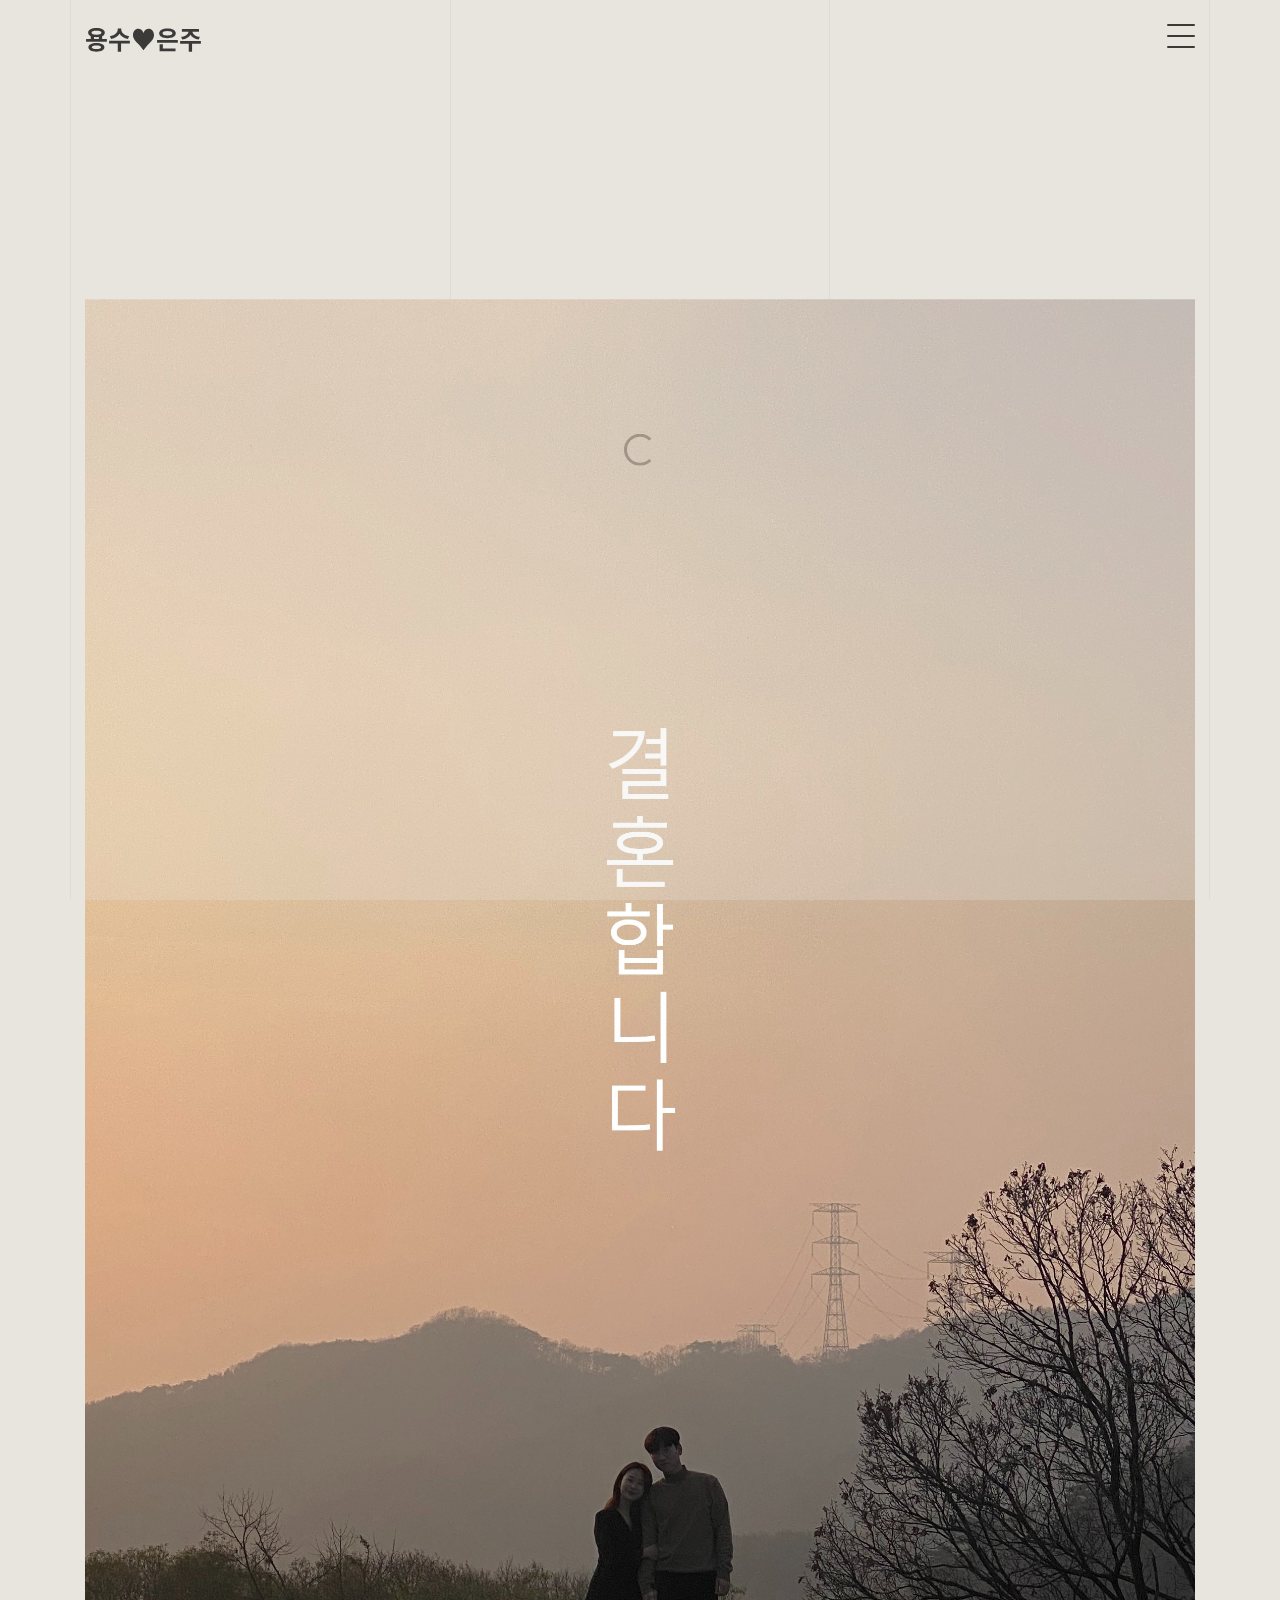
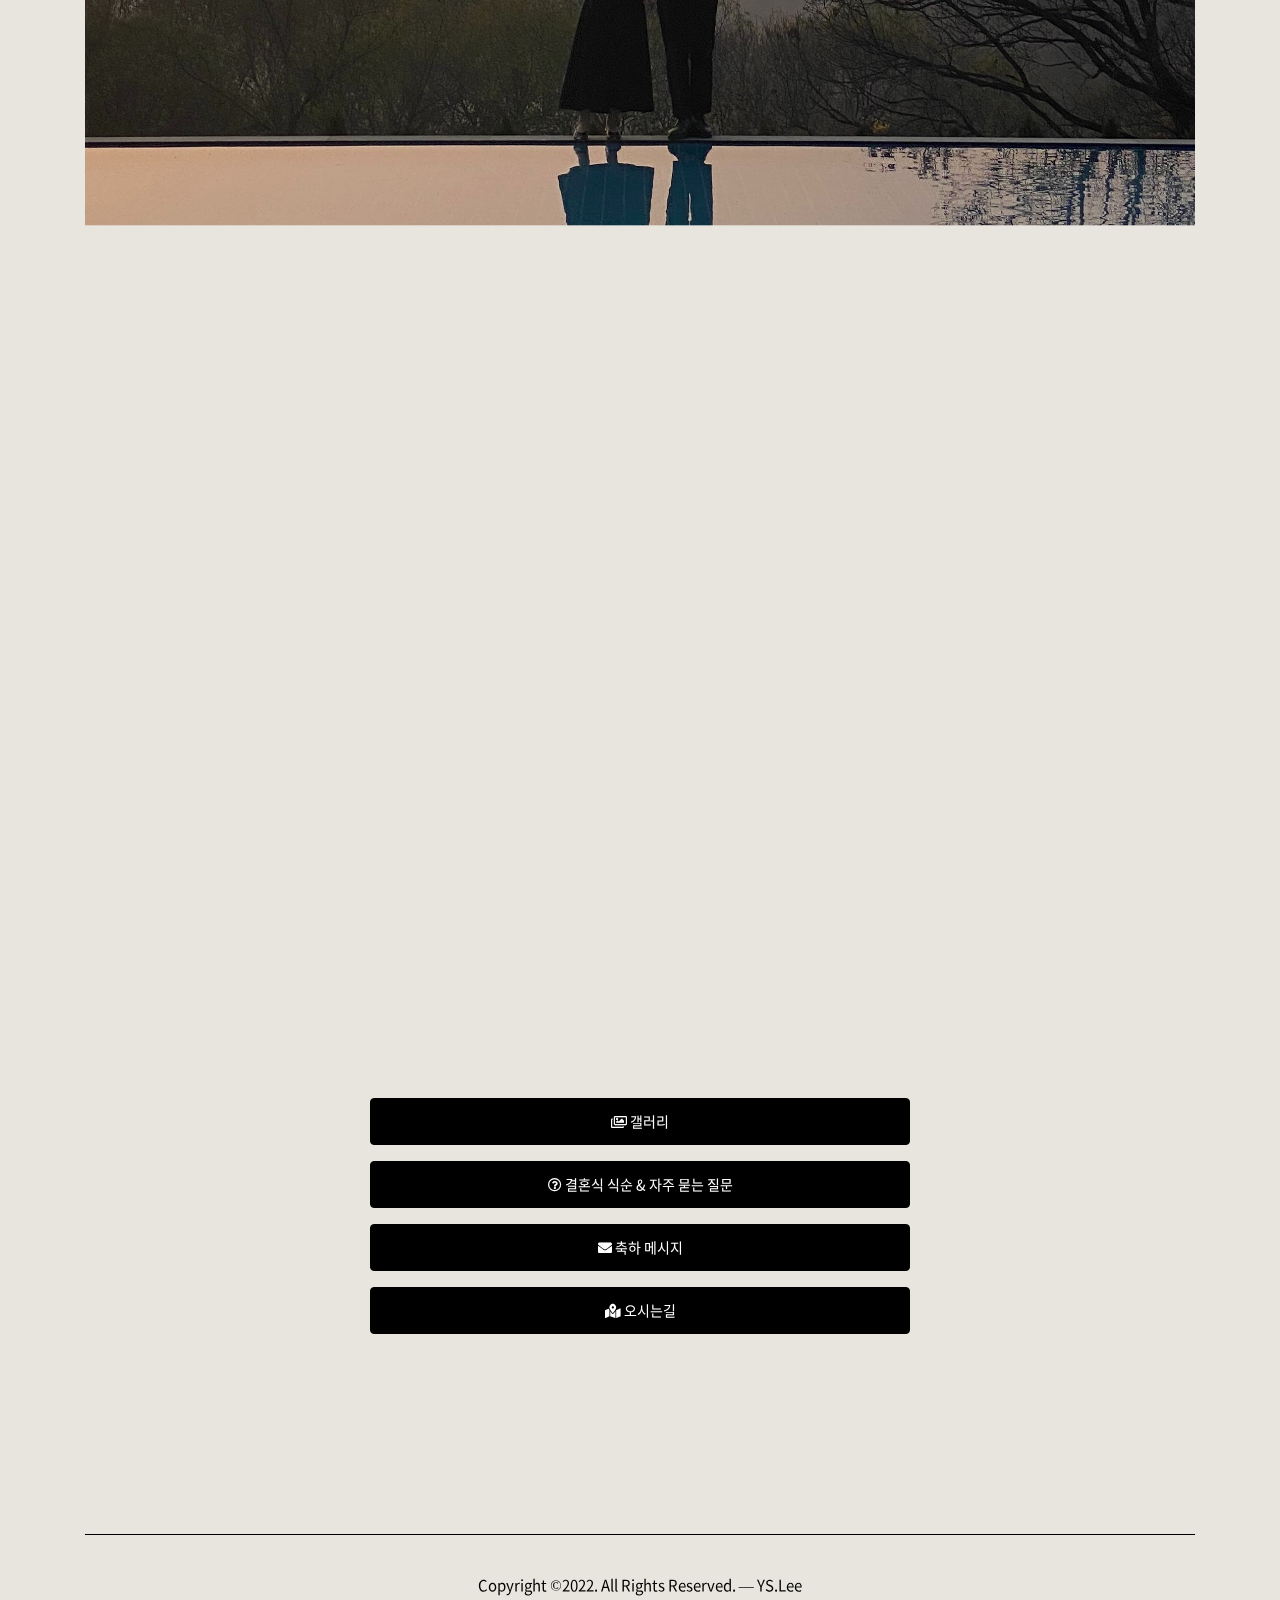
<file: index.html>
<!doctype html>
<html lang="ko">
<head>
  <meta charset="utf-8">
  <meta name="viewport" content="width=device-width, initial-scale=1, shrink-to-fit=no">
  <link rel="shortcut icon" href="favicon.png">

  <link href="css/font.css" rel="stylesheet">
  
  <link rel="stylesheet" href="css/bootstrap.min.css">
  <link rel="stylesheet" href="css/animate.min.css">
  <link rel="stylesheet" href="css/owl.carousel.min.css">
  <link rel="stylesheet" href="css/owl.theme.default.min.css">
  <link rel="stylesheet" href="fonts/icomoon/style.css">
  <link rel="stylesheet" href="fonts/feather/style.css">
  <link rel="stylesheet" href="fonts/flaticon/font/flaticon.css">
  <link rel="stylesheet" href="css/jquery.fancybox.min.css">
  <link rel="stylesheet" href="css/aos.css">
  <link rel="stylesheet" href="css/style.css">

  <link rel="stylesheet" href="https://cdnjs.cloudflare.com/ajax/libs/font-awesome/5.8.2/css/all.min.css"/>

  <title>♥ | 용수♥은주</title>
</head>
<body>
  <div class="lines-wrap">
    <div class="lines-inner">
      <div class="lines"></div>
    </div>
  </div>

  <div class="site-mobile-menu site-navbar-target">
    <div class="site-mobile-menu-header">
      <div class="site-mobile-menu-close">
        <span class="icofont-close js-menu-toggle"></span>
      </div>
    </div>
    <div class="site-mobile-menu-body"></div>
  </div>


  <nav class="site-nav">
    <div class="container">
      <div class="site-navigation">
        <a href="index.html" class="logo float-left m-0">용수♥은주</a>

        <ul class="js-clone-nav d-none d-lg-inline-noone text-left site-menu">
          <li class="active"><a href="index.html">♥</a></li>
          <li><a href="gallery.html">갤러리</a></li>
          <li><a href="information.html">정보</a></li>
          <li><a href="#">축하 메시지</a></li>
          <li><a href="#">오시는길</a></li>
        </ul>

        <a href="#" class="burger ml-auto float-right site-menu-toggle js-menu-toggle d-inline-block d-lg-block" data-toggle="collapse" data-target="#main-navbar">
          <span></span>
        </a>

      </div>
    </div>
  </nav>

  <div class="site-section">
    <div class="container">
      <div class="row align-items-center justify-content-around">

        <div class="col-lg-12 text-center">
          <div data-jarallax-element="-100" class="jarallax">
            <img src="img/main_u.jpg" alt="Image" class="img-fluid my-3 my-lg-5">
          </div>
        </div>
      </div>
    </div>
  </div>


  <div class="custom-hero py-0" >
    <div class="container">
      <div class="row justify-content-center">
        <div class="col-lg-6">
          <h1 class="hero-heading" style=" font-weight: 400; ">이용수 ♥ 박은주</h1>
          <div  class="line js-line mx-auto mb-3 my-3"></div>
          <p class="sub-text" style="font-size: 1.3rem; line-height: 3rem; font-weight: 300;">
            사랑과 믿음으로 저희 두 사람이<br>
            평생을 함께 하려고 합니다.<br>
            바쁘신 중이라도 자리를 함께하시어<br>
            저희들의 앞날을 축복해 주시면<br>
            더없는 기쁨이 되겠습니다.
          </p>
        </div>
      </div>
    </div>
  </div>

  <div class="custom-hero" >
    <div class="container">
      <div class="row justify-content-center">
        <div class="col-lg-6">
          <h3 class="sub-text" style=" font-weight: 400; ">이○○·정○○의 아들 용수</h3>
          <h3 class="sub-text" style=" font-weight: 400; ">박○○·김○○의 &nbsp;&nbsp;딸&nbsp;&nbsp; 은주</h3>
          <br>
          <p class="sub-text"><i class="fas fa-heart"></i></p>
          <h3 class="sub-text" style=" font-weight: 400; "></h3>
          <p class="sub-text">
            2023년 4월 23일 일요일 오전 11시<br>
            대전 어딘가 결혼식장 ?
          </p>
          <br>
        </div>
      </div>
    </div>
  </div>

  <div class="custom-hero">
    <div class="container">
      <div class="row justify-content-center mb-4">
        <div class="col-lg-6">
          <p class="mt-2"><a href="gallery.html" class="btn btn-primary" style="width: 100%;"><i class="far fa-images"></i> 갤러리</a></p>
          <p class="mt-2"><a href="information.html" class="btn btn-primary" style="width: 100%;"><i class="far fa-question-circle"></i> 결혼식 식순 & 자주 묻는 질문</a></p>
          <p class="mt-2"><a href="#" class="btn btn-primary" style="width: 100%;"><i class="fas fa-envelope"></i> 축하 메시지</a></p>
          <p class="mt-2"><a href="#" class="btn btn-primary" style="width: 100%;"><i class="fas fa-map-marked-alt"></i> 오시는길</a></p>
        </div>
      </div>
    </div>
  </div>

  <div class="site-footer">
    <div class="container">
      <div class="row justify-content-center text-center copyright">
        <div class="col-md-8">
          <p>Copyright &copy;2022. All Rights Reserved. &mdash; YS.Lee</p>
        </div>
      </div>
    </div>
  </div>


  <div id="overlayer"></div>
  <div class="loader">
    <div class="spinner-border" role="status">
      <span class="sr-only">Loading...</span>
    </div>
  </div>

  <script src="js/jquery-3.5.1.min.js"></script>
  <script src="js/jquery-migrate-3.0.0.min.js"></script>
  <script src="js/popper.min.js"></script>    <!--툴팁 및 팝오버 포지셔닝 엔진 js-->
  <script src="js/bootstrap.min.js"></script>    <!--bootstrap js-->
  <script src="js/owl.carousel.min.js"></script>    <!--반응형 캐러셀 슬라이더 js-->
  <script src="js/aos.js"></script>    <!--스크롤 라이브러리에 애니메이션 js-->
  <script src="js/imagesloaded.pkgd.js"></script>    <!--이미지가 모두 로딩되었는지 감지 js-->
  <script src="js/isotope.pkgd.min.js"></script>    <!--항목별로 볼 수 있는 필터와 이미지 정렬 js-->
  <script src="js/jquery.animateNumber.min.js"></script>    <!--숫자 카운팅 js-->
  <script src="js/jquery.stellar.min.js"></script>    <!--화면 스크롤 애니메이션 효과 js-->
  <script src="js/jarallax.min.js"></script>
  <script src="js/jarallax-element.min.js"></script>
  <script src="js/jquery.waypoints.min.js"></script>
  <script src="js/jquery.fancybox.min.js"></script>

  <script src="js/jquery.lettering.js"></script>


  <script src="js/TweenMax.min.js"></script>
  <script src="js/ScrollMagic.min.js"></script>
  <script src="js/scrollmagic.animation.gsap.min.js"></script>
  <script src="js/debug.addIndicators.min.js"></script>


  <script src="js/custom.js"></script>

  
</body>
</html>
</file>
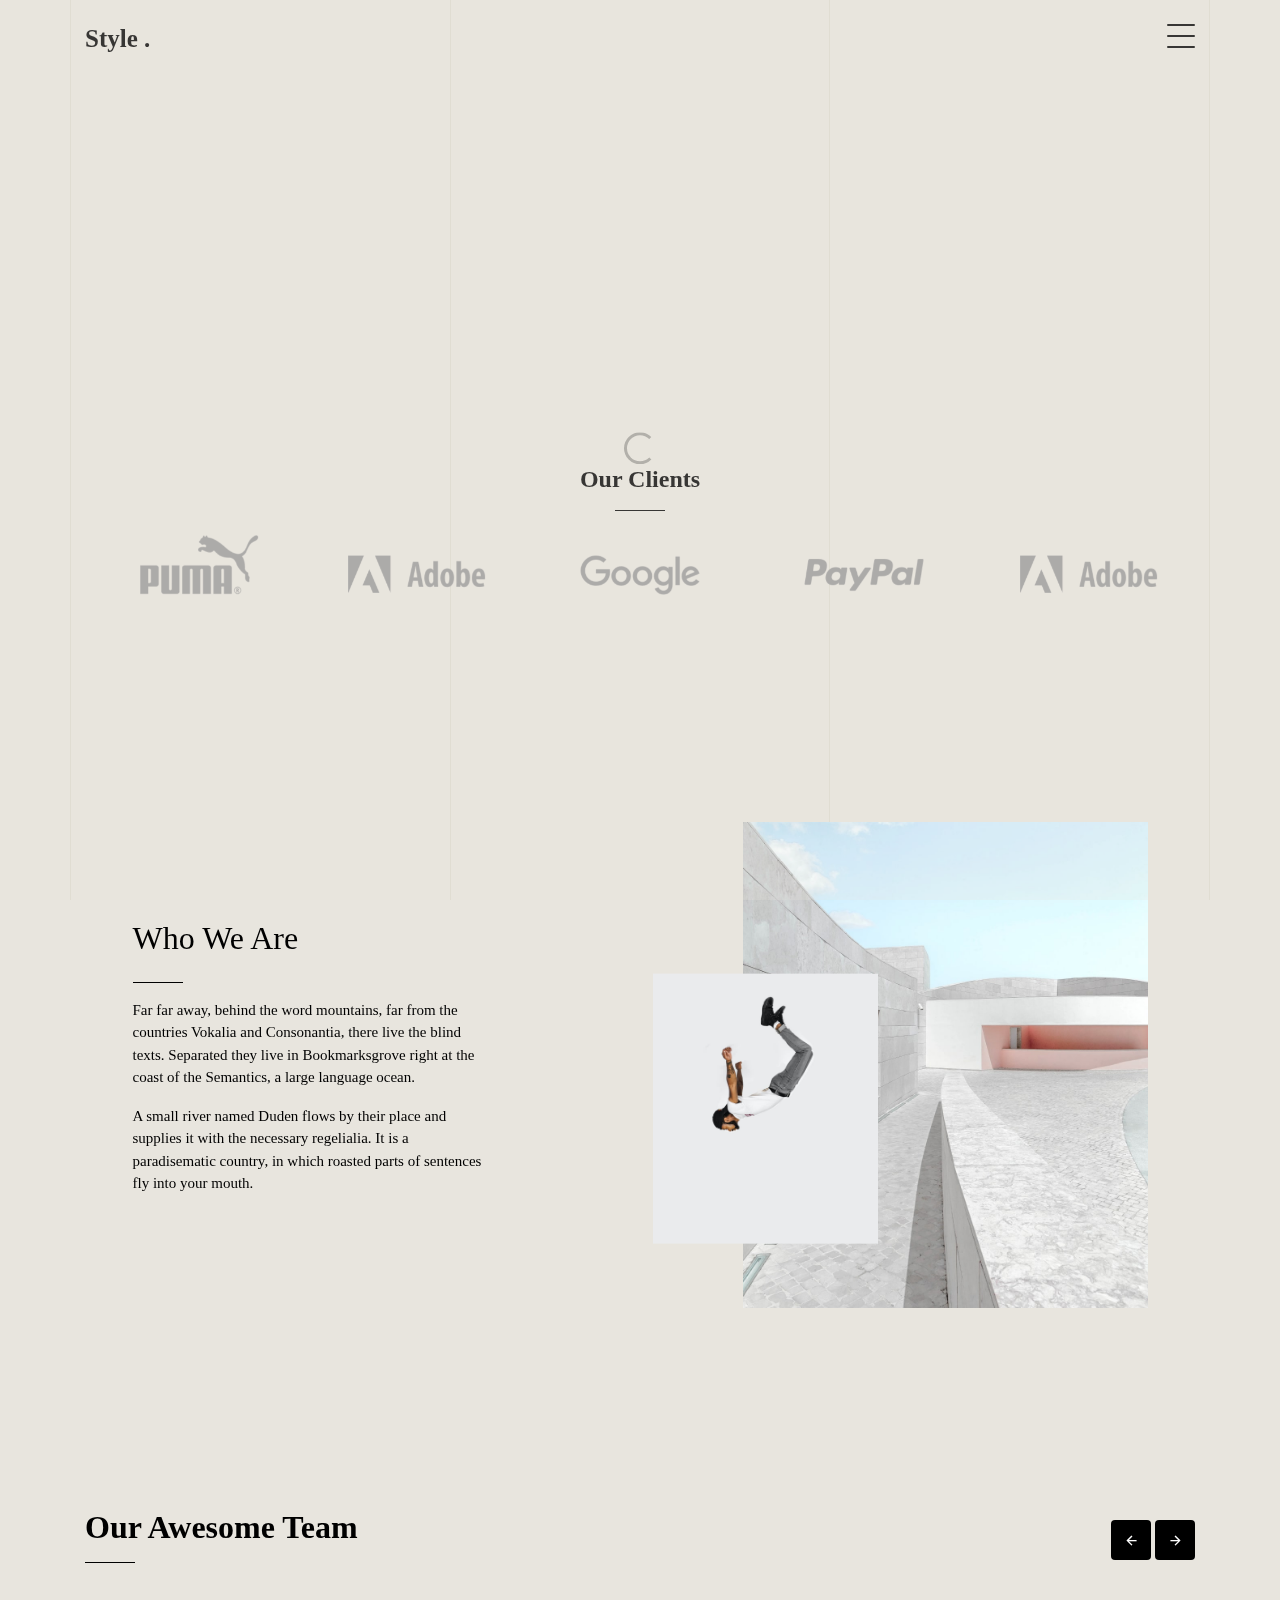
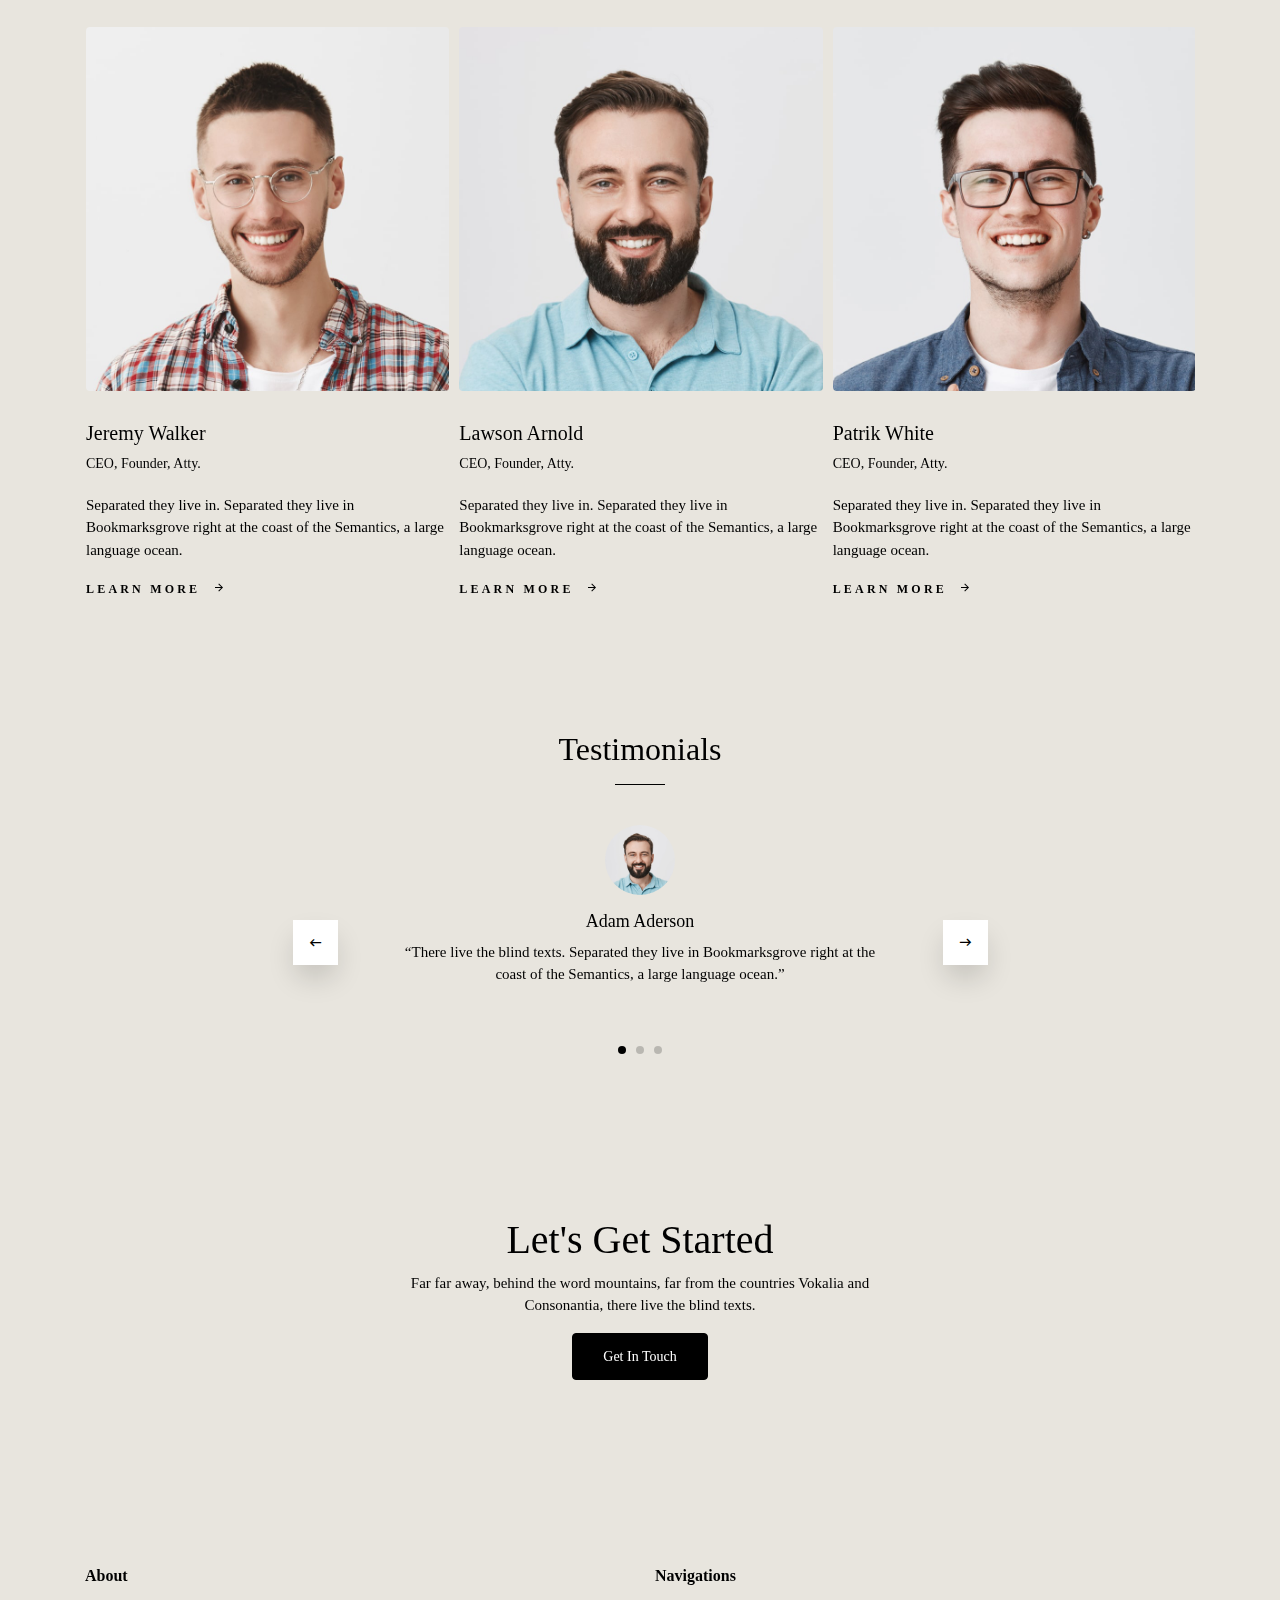
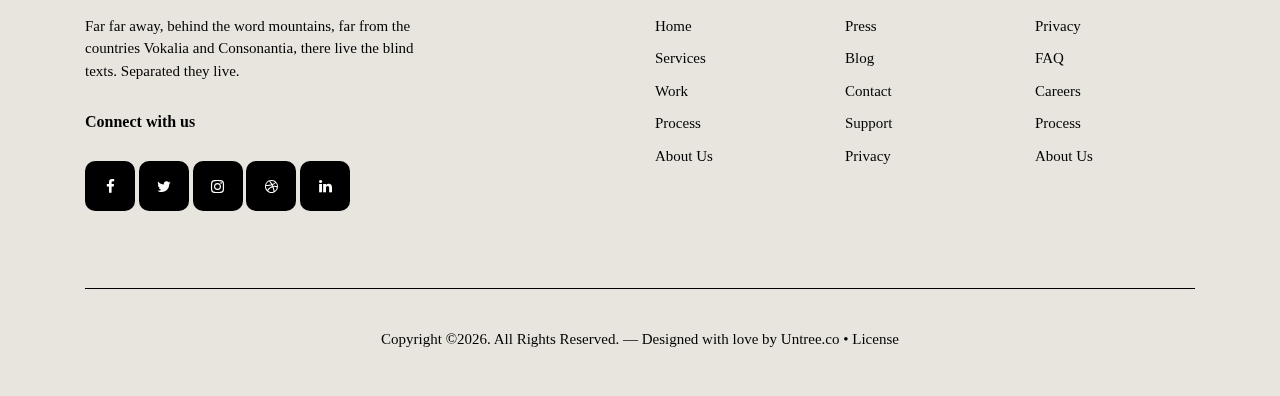
<file: about.html>
<!-- /*
* Template Name: Style
* Template Author: Untree.co
* Tempalte URI: https://untree.co/
* License: https://creativecommons.org/licenses/by/3.0/
*/ -->
<!doctype html>
<html lang="en">
<head>
  <meta charset="utf-8">
  <meta name="viewport" content="width=device-width, initial-scale=1, shrink-to-fit=no">
  <meta name="author" content="Untree.co">
  <link rel="shortcut icon" href="favicon.png">

  <meta name="description" content="" />
  <meta name="keywords" content="free template, bootstrap, bootstrap4" />

  <link rel="preconnect" href="https://fonts.gstatic.com">
  <link href="https://fonts.googleapis.com/css2?family=Crimson+Text:ital@0;1&family=Playfair+Display:ital,wght@0,400;0,700;1,400;1,700&display=swap" rel="stylesheet">
  
  <link rel="stylesheet" href="css/bootstrap.min.css">
  <link rel="stylesheet" href="css/animate.min.css">
  <link rel="stylesheet" href="css/owl.carousel.min.css">
  <link rel="stylesheet" href="css/owl.theme.default.min.css">
  <link rel="stylesheet" href="fonts/icomoon/style.css">
  <link rel="stylesheet" href="fonts/feather/style.css">
  <link rel="stylesheet" href="fonts/flaticon/font/flaticon.css">
  <link rel="stylesheet" href="css/jquery.fancybox.min.css">
  <link rel="stylesheet" href="css/aos.css">
  <link rel="stylesheet" href="css/style.css">

  <title>Style Free HTML Template by Untree.co</title>
</head>
<body>
  <div class="lines-wrap">
    <div class="lines-inner">
      <div class="lines"></div>
    </div>
  </div>
  <!-- END lines -->


  <div class="site-mobile-menu site-navbar-target">
    <div class="site-mobile-menu-header">
      <div class="site-mobile-menu-close">
        <span class="icofont-close js-menu-toggle"></span>
      </div>
    </div>
    <div class="site-mobile-menu-body"></div>
  </div>


  <nav class="site-nav">
    <div class="container">
      <div class="site-navigation">
        <a href="index.html" class="logo float-left m-0">Style <span class="text-primary">.</span></a>

        <ul class="js-clone-nav d-none d-lg-inline-noone text-left site-menu">
          <li><a href="index.html">Home</a></li>
          <li class="has-children">
            <a href="#">Pages</a>
            <ul class="dropdown">
              <li class="active"><a href="portfolio.html">Portfolio</a></li>
              <li><a href="blog.html">Blog</a></li>
              <li><a href="single.html">Single</a></li>
              <li><a href="about.html">About</a></li>
              <li><a href="contact.html">Contact</a></li>

              <li class="has-children">
                <a href="#">Menu Two</a>
                <ul class="dropdown">
                  <li><a href="#">Sub Menu One</a></li>
                  <li><a href="#">Sub Menu Two</a></li>
                  <li><a href="#">Sub Menu Three</a></li>
                </ul>
              </li>
              <li><a href="#">Menu Three</a></li>
            </ul>
          </li>
          <li><a href="portfolio.html">Portfolio</a></li>
          <li><a href="elements.html">Elements</a></li>
          <li class="active"><a href="about.html">About</a></li>
          <li><a href="contact.html">Contact Us</a></li>
        </ul>

        <a href="#" class="burger ml-auto float-right site-menu-toggle js-menu-toggle d-inline-block d-lg-block" data-toggle="collapse" data-target="#main-navbar">
          <span></span>
        </a>

      </div>
    </div>
  </nav>


  <div class="custom-hero">
    <div class="container">
      <div class="row justify-content-center">
        <div class="col-lg-6">
          <h1 class="hero-heading">About us</h1>
          <div  class="line js-line mx-auto mb-3 my-3"></div>
          <p class="sub-text">Far far away, behind the word mountains, far from the countries Vokalia and Consonantia, there live the blind texts.</p>
        </div>
      </div>
    </div>
  </div>

  

  <div class="site-section">
    <div class="container">
      <div class="row justify-content-center">
        <div class="col-lg-6 text-center">
          <h4 class="font-weight-bold">Our Clients</h4>
          <div class="line my-3 mx-auto"></div>
        </div>
      </div>

      <div class="owl-logos owl-carousel no-nav">
        <div class="item">
          <img src="images/logo-puma.png" alt="Image" class="img-fluid">
        </div>
        <div class="item">
          <img src="images/logo-adobe.png" alt="Image" class="img-fluid">
        </div>
        <div class="item">
          <img src="images/logo-google.png" alt="Image" class="img-fluid">
        </div>
        <div class="item">
          <img src="images/logo-paypal.png" alt="Image" class="img-fluid">
        </div>
        <div class="item">
          <img src="images/logo-adobe.png" alt="Image" class="img-fluid">
        </div>
        <div class="item">
          <img src="images/logo-google.png" alt="Image" class="img-fluid">
        </div>


      </div>


    </div>

  </div>



  <div class="section">
    <div class="container">
      <div class="row justify-content-around align-items-center">
        <div class="col-lg-6 order-lg-2">
          <div class="image-stack-v2">
            <div class="image-stack__item image-stack__item--top">
              <div data-jarallax-element="-100" class="jarallax">
                <img src="images/img_v_7-min.jpg" alt="Image" class="img-fluid">
              </div>
            </div>
            <div class="image-stack__item image-stack__item--bottom">
              <img src="images/img_v_5-min.jpg" alt="Image" class="img-fluid">
            </div>
          </div>


        </div>
        <div class="col-lg-4">

          <h2 class="mb-4">Who We Are</h2>
          <div class="line my-3"></div>
          <p>Far far away, behind the word mountains, far from the countries Vokalia and Consonantia, there live the blind texts. Separated they live in Bookmarksgrove right at the coast of the Semantics, a large language ocean.</p>

          <p>A small river named Duden flows by their place and supplies it with the necessary regelialia. It is a paradisematic country, in which roasted parts of sentences fly into your mouth.</p>
        </div>
      </div>
    </div>
  </div>

  <div class="site-section slider-team-wrap">
    <div class="container">

      <div class="row mb-5 align-items-center">
        <div class="col-md-6">
          <h2 class="font-weight-bold">Our Awesome Team</h2>
          <div class="line my-3 me-auto"></div>
        </div>
        <div class="col-md-6 text-left text-md-right">
          <div class="slider-nav">
            <a href="#" class="js-prev js-custom-prev-v2"><span class="icon-arrow_back"></span></a>
            <a href="#" class="js-next js-custom-next-v2"><span class="icon-arrow_forward"></span></a>

          </div> <!-- /.slider-nav -->
        </div>
      </div>

      <div class="slider-team owl-carousel no-nav owl-3-slider">
        <div class="team">
          <div class="pic">
            <img src="images/person_1-min.jpg" alt="Image" class="img-fluid">
          </div>
          <h3 clas><a href="#"><span class="">Jeremy</span> Walker</a></h3>
          <span class="d-block position">CEO, Founder, Atty.</span>
          <p>Separated they live in.
          Separated they live in Bookmarksgrove right at the coast of the Semantics, a large language ocean.</p>
          <p class="mb-0"><a href="#" class="more dark">Learn More <span class="icon-arrow_forward"></span></a></p>
        </div>
        <div class="team">
          <div class="pic">
            <img src="images/person_2-min.jpg" alt="Image" class="img-fluid">
          </div>
          <h3 clas><a href="#"><span class="">Lawson</span> Arnold</a></h3>
          <span class="d-block position">CEO, Founder, Atty.</span>
          <p>Separated they live in.
          Separated they live in Bookmarksgrove right at the coast of the Semantics, a large language ocean.</p>
          <p class="mb-0"><a href="#" class="more dark">Learn More <span class="icon-arrow_forward"></span></a></p>
        </div>

        <div class="team">
          <div class="pic">
            <img src="images/person_3-min.jpg" alt="Image" class="img-fluid">
          </div>
          <h3 clas><a href="#"><span class="">Patrik</span> White</a></h3>
          <span class="d-block position">CEO, Founder, Atty.</span>
          <p>Separated they live in.
          Separated they live in Bookmarksgrove right at the coast of the Semantics, a large language ocean.</p>
          <p class="mb-0"><a href="#" class="more dark">Learn More <span class="icon-arrow_forward"></span></a></p>
        </div>

        <div class="team">
          <div class="pic">
            <img src="images/person_4-min.jpg" alt="Image" class="img-fluid">
          </div>
          <h3 clas><a href="#"><span class="">Kathryn</span> Ryan</a></h3>
          <span class="d-block position">CEO, Founder, Atty.</span>
          <p>Separated they live in.
          Separated they live in Bookmarksgrove right at the coast of the Semantics, a large language ocean.</p>
          <p class="mb-0"><a href="#" class="more dark">Learn More <span class="icon-arrow_forward"></span></a></p>
        </div>

      </div>
    </div> <!-- /.container -->
  </div> <!-- /.untree_co-section -->

  
  <div class="section pt-0">
    <div class="container">
      <div class="row mb-4">
        <div class="col-lg-7 mx-auto text-center">
          <h2>Testimonials</h2>
          <div class="line my-3 mx-auto"></div>
        </div>
      </div>
      <div class="row">
        <div class="col-lg-7 mx-auto">
          <div class="main-slider owl-single owl-carousel">
            <div class="testimonial mx-auto">
              <figure class="img-wrap">
                <img src="images/person_2-min.jpg" alt="Image" class="img-fluid">
              </figure>
              <h3 class="name">Adam Aderson</h3>
              <blockquote>
                <p>&ldquo;There live the blind texts. Separated they live in Bookmarksgrove right at the coast of the Semantics, a large language ocean.&rdquo;</p>
              </blockquote>
            </div>

            <div class="testimonial mx-auto">
              <figure class="img-wrap">
                <img src="images/person_3-min.jpg" alt="Image" class="img-fluid">
              </figure>
              <h3 class="name">Lukas Devlin</h3>
              <blockquote>
                <p>&ldquo;There live the blind texts. Separated they live in Bookmarksgrove right at the coast of the Semantics, a large language ocean.&rdquo;</p>
              </blockquote>
            </div>

            <div class="testimonial mx-auto">
              <figure class="img-wrap">
                <img src="images/person_4-min.jpg" alt="Image" class="img-fluid">
              </figure>
              <h3 class="name">Kayla Bryant</h3>
              <blockquote>
                <p>&ldquo;There live the blind texts. Separated they live in Bookmarksgrove right at the coast of the Semantics, a large language ocean.&rdquo;</p>
              </blockquote>
            </div>

          </div>

        </div>
      </div>
    </div>
  </div>


  <div class="custom-hero section">
    <div class="container">
      <div class="row justify-content-center">
        <div class="col-lg-6">
          <h1>Let's Get Started</h1>
          <p>Far far away, behind the word mountains, far from the countries Vokalia and Consonantia, there live the blind texts.</p>
          <p><a href="#" class="btn btn-primary">Get In Touch</a></p>
        </div>
      </div>
    </div>
  </div>

  <div class="site-footer">
    <div class="container">
      <div class="row justify-content-between">
        <div class="col-lg-4">
          <div class="widget">
            <h3>About</h3>
            <p>Far far away, behind the word mountains, far from the countries Vokalia and Consonantia, there live the blind texts. Separated they live.</p>
          </div>
          <div class="widget">
            <h3>Connect with us</h3>
            <ul class="social list-unstyled">
              <li><a href="#"><span class="icon-facebook"></span></a></li>
              <li><a href="#"><span class="icon-twitter"></span></a></li>
              <li><a href="#"><span class="icon-instagram"></span></a></li>
              <li><a href="#"><span class="icon-dribbble"></span></a></li>
              <li><a href="#"><span class="icon-linkedin"></span></a></li>
            </ul>
          </div>
        </div>
        <div class="col-lg-6">
          <div class="row">
            <div class="col-12">
              <div class="widget">
                <h3>Navigations</h3>
              </div>
            </div>
            <div class="col-6 col-sm-6 col-md-4">
              <div class="widget">
                <ul class="links list-unstyled">
                  <li><a href="#">Home</a></li>
                  <li><a href="#">Services</a></li>
                  <li><a href="#">Work</a></li>
                  <li><a href="#">Process</a></li>
                  <li><a href="#">About Us</a></li>
                </ul>
              </div>
            </div>
            <div class="col-6 col-sm-6 col-md-4">
              <div class="widget">
                <ul class="links list-unstyled">
                  <li><a href="#">Press</a></li>
                  <li><a href="#">Blog</a></li>
                  <li><a href="#">Contact</a></li>
                  <li><a href="#">Support</a></li>
                  <li><a href="#">Privacy</a></li>
                </ul>
              </div>
            </div>
            <div class="col-6 col-sm-6 col-md-4">
              <div class="widget">
                <ul class="links list-unstyled">
                  <li><a href="#">Privacy</a></li>
                  <li><a href="#">FAQ</a></li>
                  <li><a href="#">Careers</a></li>
                  <li><a href="#">Process</a></li>
                  <li><a href="#">About Us</a></li>
                </ul>
              </div>
            </div>
          </div>
        </div>
      </div>

      <div class="row justify-content-center text-center copyright">
        <div class="col-md-8">
          <p>Copyright &copy;<script>document.write(new Date().getFullYear());</script>. All Rights Reserved. &mdash; Designed with love by <a href="https://untree.co" target="_blank" rel="nofollow noopener">Untree.co</a> &bullet; <a href="https://untree.co/license" target="_blank" rel="nofollow noopener">License</a>
          </p>
        </div>
      </div>
    </div>
  </div>


  <div id="overlayer"></div>
  <div class="loader">
    <div class="spinner-border" role="status">
      <span class="sr-only">Loading...</span>
    </div>
  </div>

  <script src="js/jquery-3.5.1.min.js"></script>
  <script src="js/jquery-migrate-3.0.0.min.js"></script>
  <script src="js/popper.min.js"></script>
  <script src="js/bootstrap.min.js"></script>
  <script src="js/owl.carousel.min.js"></script>
  <script src="js/aos.js"></script>
  <script src="js/imagesloaded.pkgd.js"></script>
  <script src="js/isotope.pkgd.min.js"></script>
  <script src="js/jquery.animateNumber.min.js"></script>
  <script src="js/jquery.stellar.min.js"></script>
  <script src="js/jarallax.min.js"></script>
  <script src="js/jarallax-element.min.js"></script>
  <script src="js/jquery.waypoints.min.js"></script>
  <script src="js/jquery.fancybox.min.js"></script>

  <script src="js/jquery.lettering.js"></script>


  <script src="js/TweenMax.min.js"></script>
  <script src="js/ScrollMagic.min.js"></script>
  <script src="js/scrollmagic.animation.gsap.min.js"></script>
  <script src="js/debug.addIndicators.min.js"></script>


  <script src="js/custom.js"></script>

  
</body>
</html>
</file>
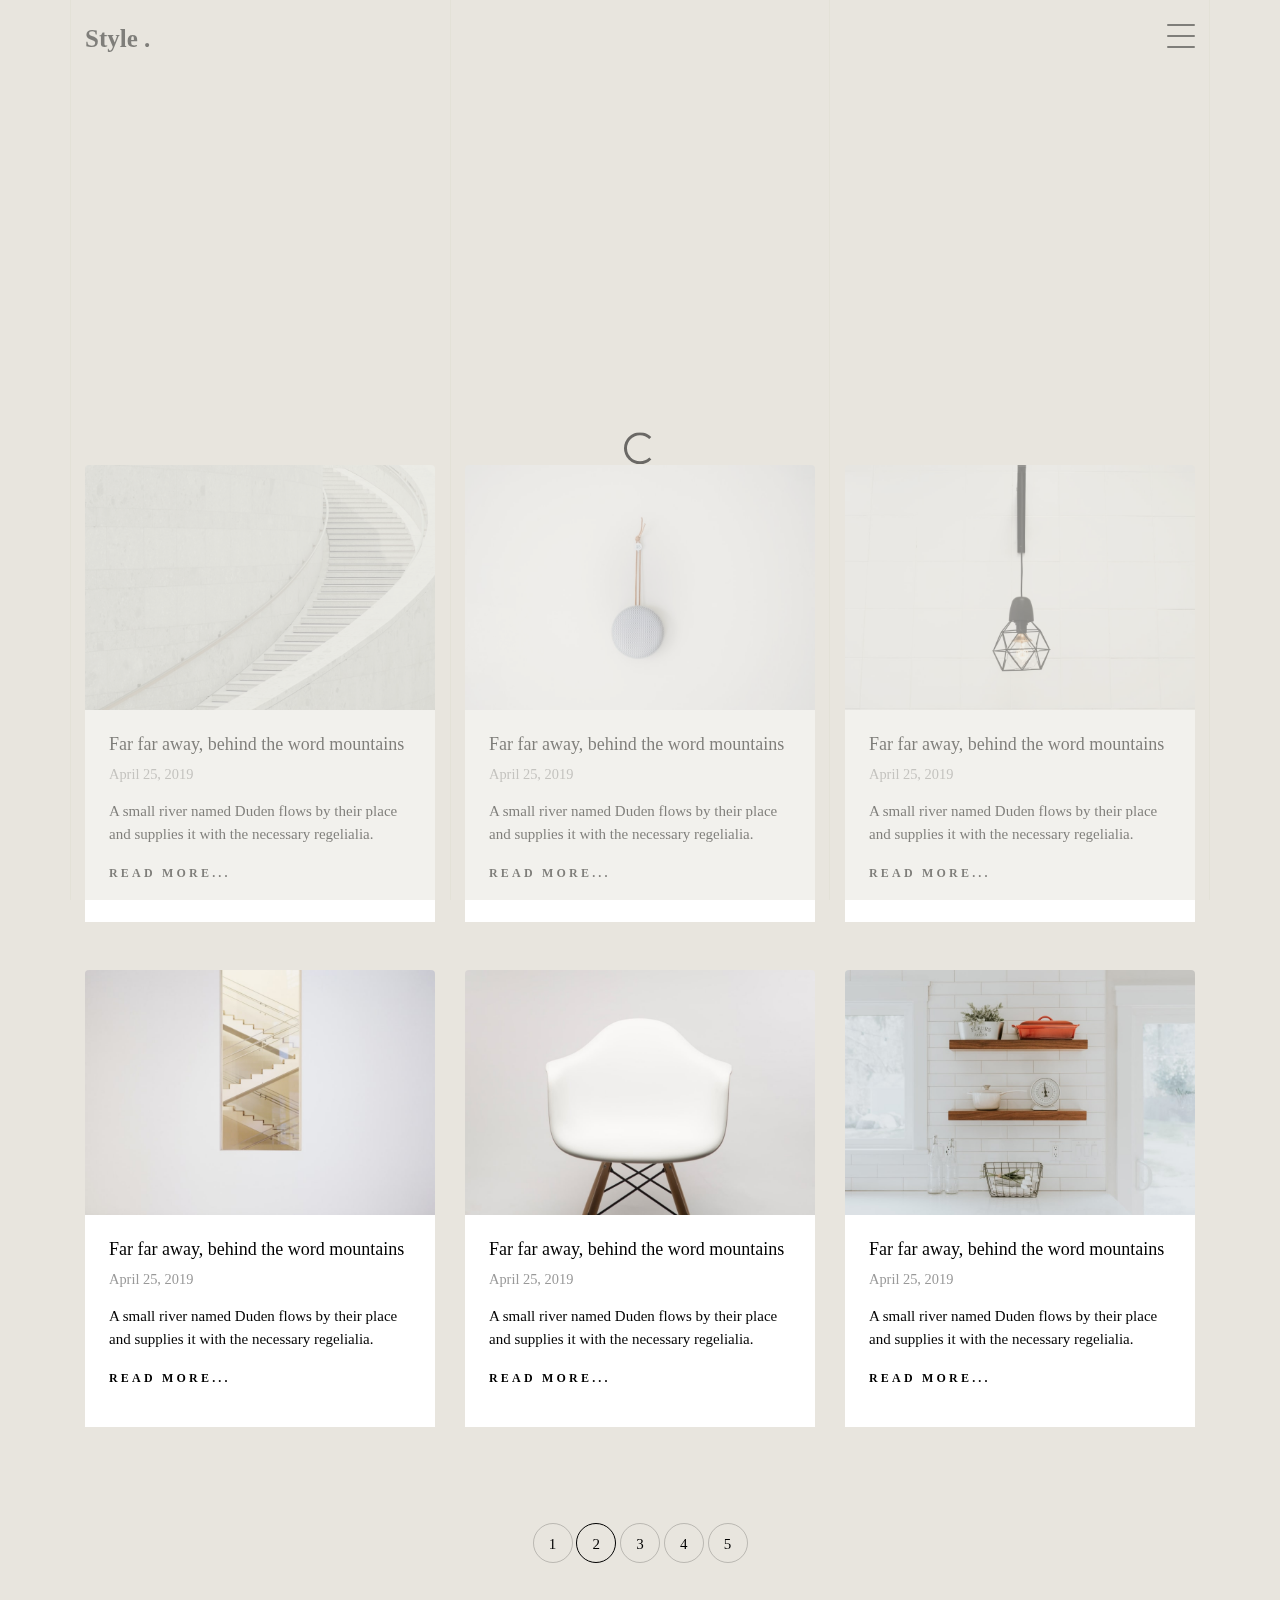
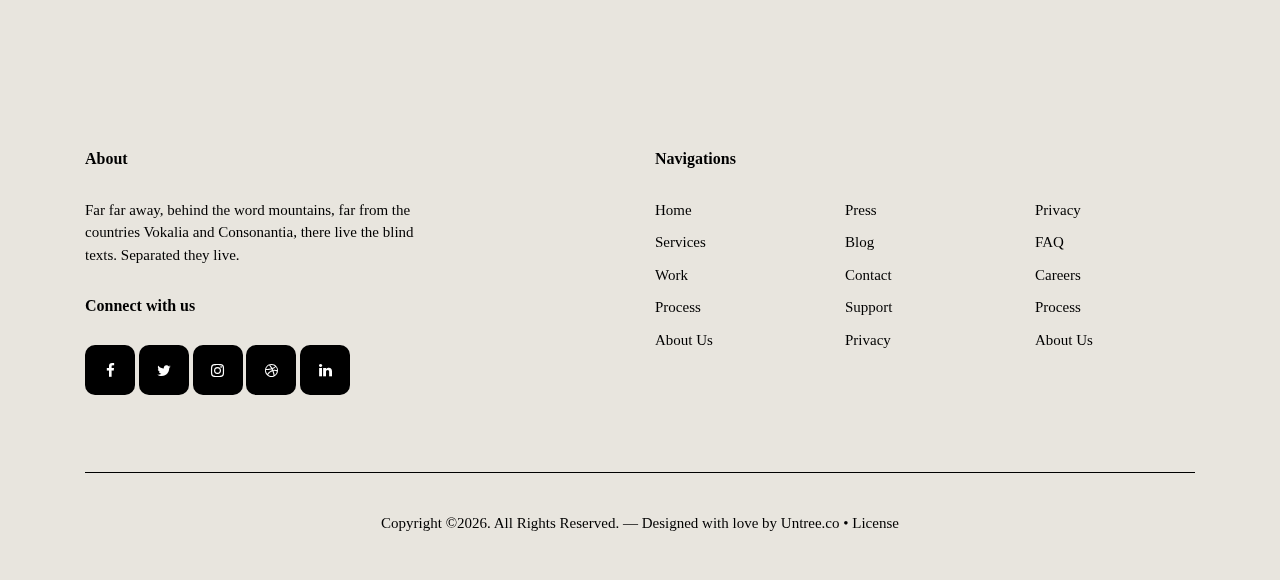
<file: blog.html>
<!-- /*
* Template Name: Style
* Template Author: Untree.co
* Tempalte URI: https://untree.co/
* License: https://creativecommons.org/licenses/by/3.0/
*/ -->
<!doctype html>
<html lang="en">
<head>
  <meta charset="utf-8">
  <meta name="viewport" content="width=device-width, initial-scale=1, shrink-to-fit=no">
  <meta name="author" content="Untree.co">
  <link rel="shortcut icon" href="favicon.png">

  <meta name="description" content="" />
  <meta name="keywords" content="free template, bootstrap, bootstrap4" />

  <link rel="preconnect" href="https://fonts.gstatic.com">
  <link href="https://fonts.googleapis.com/css2?family=Crimson+Text:ital@0;1&family=Playfair+Display:ital,wght@0,400;0,700;1,400;1,700&display=swap" rel="stylesheet">
  
  <link rel="stylesheet" href="css/bootstrap.min.css">
  <link rel="stylesheet" href="css/animate.min.css">
  <link rel="stylesheet" href="css/owl.carousel.min.css">
  <link rel="stylesheet" href="css/owl.theme.default.min.css">
  <link rel="stylesheet" href="fonts/icomoon/style.css">
  <link rel="stylesheet" href="fonts/feather/style.css">
  <link rel="stylesheet" href="fonts/flaticon/font/flaticon.css">
  <link rel="stylesheet" href="css/jquery.fancybox.min.css">
  <link rel="stylesheet" href="css/aos.css">
  <link rel="stylesheet" href="css/style.css">

  <title>Style Free HTML Template by Untree.co</title>
</head>
<body>
  <div class="lines-wrap">
    <div class="lines-inner">
      <div class="lines"></div>
    </div>
  </div>
  <!-- END lines -->


  <div class="site-mobile-menu site-navbar-target">
    <div class="site-mobile-menu-header">
      <div class="site-mobile-menu-close">
        <span class="icofont-close js-menu-toggle"></span>
      </div>
    </div>
    <div class="site-mobile-menu-body"></div>
  </div>


  <nav class="site-nav">
    <div class="container">
      <div class="site-navigation">
        <a href="index.html" class="logo float-left m-0">Style <span class="text-primary">.</span></a>

        <ul class="js-clone-nav d-none d-lg-inline-noone text-left site-menu">
          <li><a href="index.html">Home</a></li>
          <li class="has-children">
            <a href="#">Pages</a>
            <ul class="dropdown">
              <li><a href="portfolio.html">Portfolio</a></li>
              <li class="active"><a href="blog.html">Blog</a></li>
              <li><a href="single.html">Single</a></li>
              <li><a href="about.html">About</a></li>
              <li><a href="contact.html">Contact</a></li>

              <li class="has-children">
                <a href="#">Menu Two</a>
                <ul class="dropdown">
                  <li><a href="#">Sub Menu One</a></li>
                  <li><a href="#">Sub Menu Two</a></li>
                  <li><a href="#">Sub Menu Three</a></li>
                </ul>
              </li>
              <li><a href="#">Menu Three</a></li>
            </ul>
          </li>
          <li><a href="portfolio.html">Portfolio</a></li>
          <li><a href="elements.html">Elements</a></li>
          <li><a href="about.html">About</a></li>
          <li><a href="contact.html">Contact Us</a></li>
        </ul>

        <a href="#" class="burger ml-auto float-right site-menu-toggle js-menu-toggle d-inline-block d-lg-block" data-toggle="collapse" data-target="#main-navbar">
          <span></span>
        </a>

      </div>
    </div>
  </nav>


  <div class="custom-hero">
    <div class="container">
      <div class="row justify-content-center">
        <div class="col-lg-6">
          <h1 class="hero-heading">Our Blog</h1>
          <div  class="line js-line mx-auto mb-3 my-3"></div>
          <p class="sub-text">Far far away, behind the word mountains, far from the countries Vokalia and Consonantia, there live the blind texts.</p>
        </div>
      </div>
    </div>
  </div>

  
  <div class="section">
    <div class="container">
      <div class="row mb-5">


        <div class="col-md-6 mb-5 mb-lg-5 col-lg-4">
          <div class="blog_entry">
            <a href="single.html"><img src="images/img_h_3-min.jpg" alt="Free Website Template by Untree.co" class="img-fluid"></a>
            <div class="p-4 bg-white">
              <h3><a href="single.html">Far far away, behind the word mountains</a></h3>
              <span class="date">April 25, 2019</span>
              <p>A small river named Duden flows by their place and supplies it with the necessary regelialia.</p>
              <p class="more"><a href="#">Read more...</a></p>
            </div>
          </div>
        </div>

        <div class="col-md-6 mb-5 mb-lg-5 col-lg-4">
          <div class="blog_entry">
            <a href="single.html"><img src="images/img_h_5-min.jpg" alt="Free Website Template by Untree.co" class="img-fluid"></a>
            <div class="p-4 bg-white">
              <h3><a href="single.html">Far far away, behind the word mountains</a></h3>
              <span class="date">April 25, 2019</span>
              <p>A small river named Duden flows by their place and supplies it with the necessary regelialia.</p>
              <p class="more"><a href="#">Read more...</a></p>
            </div>
          </div>
        </div>

        <div class="col-md-6 mb-5 mb-lg-5 col-lg-4">
          <div class="blog_entry">
            <a href="single.html"><img src="images/img_h_2-min.jpg" alt="Free Website Template by Untree.co" class="img-fluid"></a>
            <div class="p-4 bg-white">
              <h3><a href="single.html">Far far away, behind the word mountains</a></h3>
              <span class="date">April 25, 2019</span>
              <p>A small river named Duden flows by their place and supplies it with the necessary regelialia.</p>
              <p class="more"><a href="#">Read more...</a></p>
            </div>
          </div>
        </div>


        <div class="col-md-6 mb-5 mb-lg-5 col-lg-4">
          <div class="blog_entry">
            <a href="single.html"><img src="images/img_h_1-min.jpg" alt="Free Website Template by Untree.co" class="img-fluid"></a>
            <div class="p-4 bg-white">
              <h3><a href="single.html">Far far away, behind the word mountains</a></h3>
              <span class="date">April 25, 2019</span>
              <p>A small river named Duden flows by their place and supplies it with the necessary regelialia.</p>
              <p class="more"><a href="#">Read more...</a></p>
            </div>
          </div>
        </div>

        <div class="col-md-6 mb-5 mb-lg-5 col-lg-4">
          <div class="blog_entry">
            <a href="single.html"><img src="images/img_h_4-min.jpg" alt="Free Website Template by Untree.co" class="img-fluid"></a>
            <div class="p-4 bg-white">
              <h3><a href="single.html">Far far away, behind the word mountains</a></h3>
              <span class="date">April 25, 2019</span>
              <p>A small river named Duden flows by their place and supplies it with the necessary regelialia.</p>
              <p class="more"><a href="#">Read more...</a></p>
            </div>
          </div>
        </div>

        <div class="col-md-6 mb-5 mb-lg-5 col-lg-4">
          <div class="blog_entry">
            <a href="single.html"><img src="images/img_h_7-min.jpg" alt="Free Website Template by Untree.co" class="img-fluid"></a>
            <div class="p-4 bg-white">
              <h3><a href="single.html">Far far away, behind the word mountains</a></h3>
              <span class="date">April 25, 2019</span>
              <p>A small river named Duden flows by their place and supplies it with the necessary regelialia.</p>
              <p class="more"><a href="#">Read more...</a></p>
            </div>
          </div>
        </div>


      </div>

      <div class="row">
        <div class="col-lg-12 text-center">
          <ul class="list-unstyled custom-pagination">
            <li><a href="#">1</a></li>
            <li class="active"><a href="#">2</a></li>
            <li><a href="#">3</a></li>
            <li><a href="#">4</a></li>
            <li><a href="#">5</a></li>
          </ul>
        </div>
      </div>
    </div>
  </div>

  
  <div class="site-footer">
    <div class="container">
      <div class="row justify-content-between">
        <div class="col-lg-4">
          <div class="widget">
            <h3>About</h3>
            <p>Far far away, behind the word mountains, far from the countries Vokalia and Consonantia, there live the blind texts. Separated they live.</p>
          </div>
          <div class="widget">
            <h3>Connect with us</h3>
            <ul class="social list-unstyled">
              <li><a href="#"><span class="icon-facebook"></span></a></li>
              <li><a href="#"><span class="icon-twitter"></span></a></li>
              <li><a href="#"><span class="icon-instagram"></span></a></li>
              <li><a href="#"><span class="icon-dribbble"></span></a></li>
              <li><a href="#"><span class="icon-linkedin"></span></a></li>
            </ul>
          </div>
        </div>
        <div class="col-lg-6">
          <div class="row">
            <div class="col-12">
              <div class="widget">
                <h3>Navigations</h3>
              </div>
            </div>
            <div class="col-6 col-sm-6 col-md-4">
              <div class="widget">
                <ul class="links list-unstyled">
                  <li><a href="#">Home</a></li>
                  <li><a href="#">Services</a></li>
                  <li><a href="#">Work</a></li>
                  <li><a href="#">Process</a></li>
                  <li><a href="#">About Us</a></li>
                </ul>
              </div>
            </div>
            <div class="col-6 col-sm-6 col-md-4">
              <div class="widget">
                <ul class="links list-unstyled">
                  <li><a href="#">Press</a></li>
                  <li><a href="#">Blog</a></li>
                  <li><a href="#">Contact</a></li>
                  <li><a href="#">Support</a></li>
                  <li><a href="#">Privacy</a></li>
                </ul>
              </div>
            </div>
            <div class="col-6 col-sm-6 col-md-4">
              <div class="widget">
                <ul class="links list-unstyled">
                  <li><a href="#">Privacy</a></li>
                  <li><a href="#">FAQ</a></li>
                  <li><a href="#">Careers</a></li>
                  <li><a href="#">Process</a></li>
                  <li><a href="#">About Us</a></li>
                </ul>
              </div>
            </div>
          </div>
        </div>
      </div>

      <div class="row justify-content-center text-center copyright">
        <div class="col-md-8">
          <p>Copyright &copy;<script>document.write(new Date().getFullYear());</script>. All Rights Reserved. &mdash; Designed with love by <a href="https://untree.co" target="_blank" rel="nofollow noopener">Untree.co</a> &bullet; <a href="https://untree.co/license" target="_blank" rel="nofollow noopener">License</a>
          </p>
        </div>
      </div>
    </div>
  </div>


  <div id="overlayer"></div>
  <div class="loader">
    <div class="spinner-border" role="status">
      <span class="sr-only">Loading...</span>
    </div>
  </div>

  <script src="js/jquery-3.5.1.min.js"></script>
  <script src="js/jquery-migrate-3.0.0.min.js"></script>
  <script src="js/popper.min.js"></script>
  <script src="js/bootstrap.min.js"></script>
  <script src="js/owl.carousel.min.js"></script>
  <script src="js/aos.js"></script>
  <script src="js/imagesloaded.pkgd.js"></script>
  <script src="js/isotope.pkgd.min.js"></script>
  <script src="js/jquery.animateNumber.min.js"></script>
  <script src="js/jquery.stellar.min.js"></script>
  <script src="js/jarallax.min.js"></script>
  <script src="js/jarallax-element.min.js"></script>
  <script src="js/jquery.waypoints.min.js"></script>
  <script src="js/jquery.fancybox.min.js"></script>

  <script src="js/jquery.lettering.js"></script>


  <script src="js/TweenMax.min.js"></script>
  <script src="js/ScrollMagic.min.js"></script>
  <script src="js/scrollmagic.animation.gsap.min.js"></script>
  <script src="js/debug.addIndicators.min.js"></script>


  <script src="js/custom.js"></script>

  
</body>
</html>
</file>
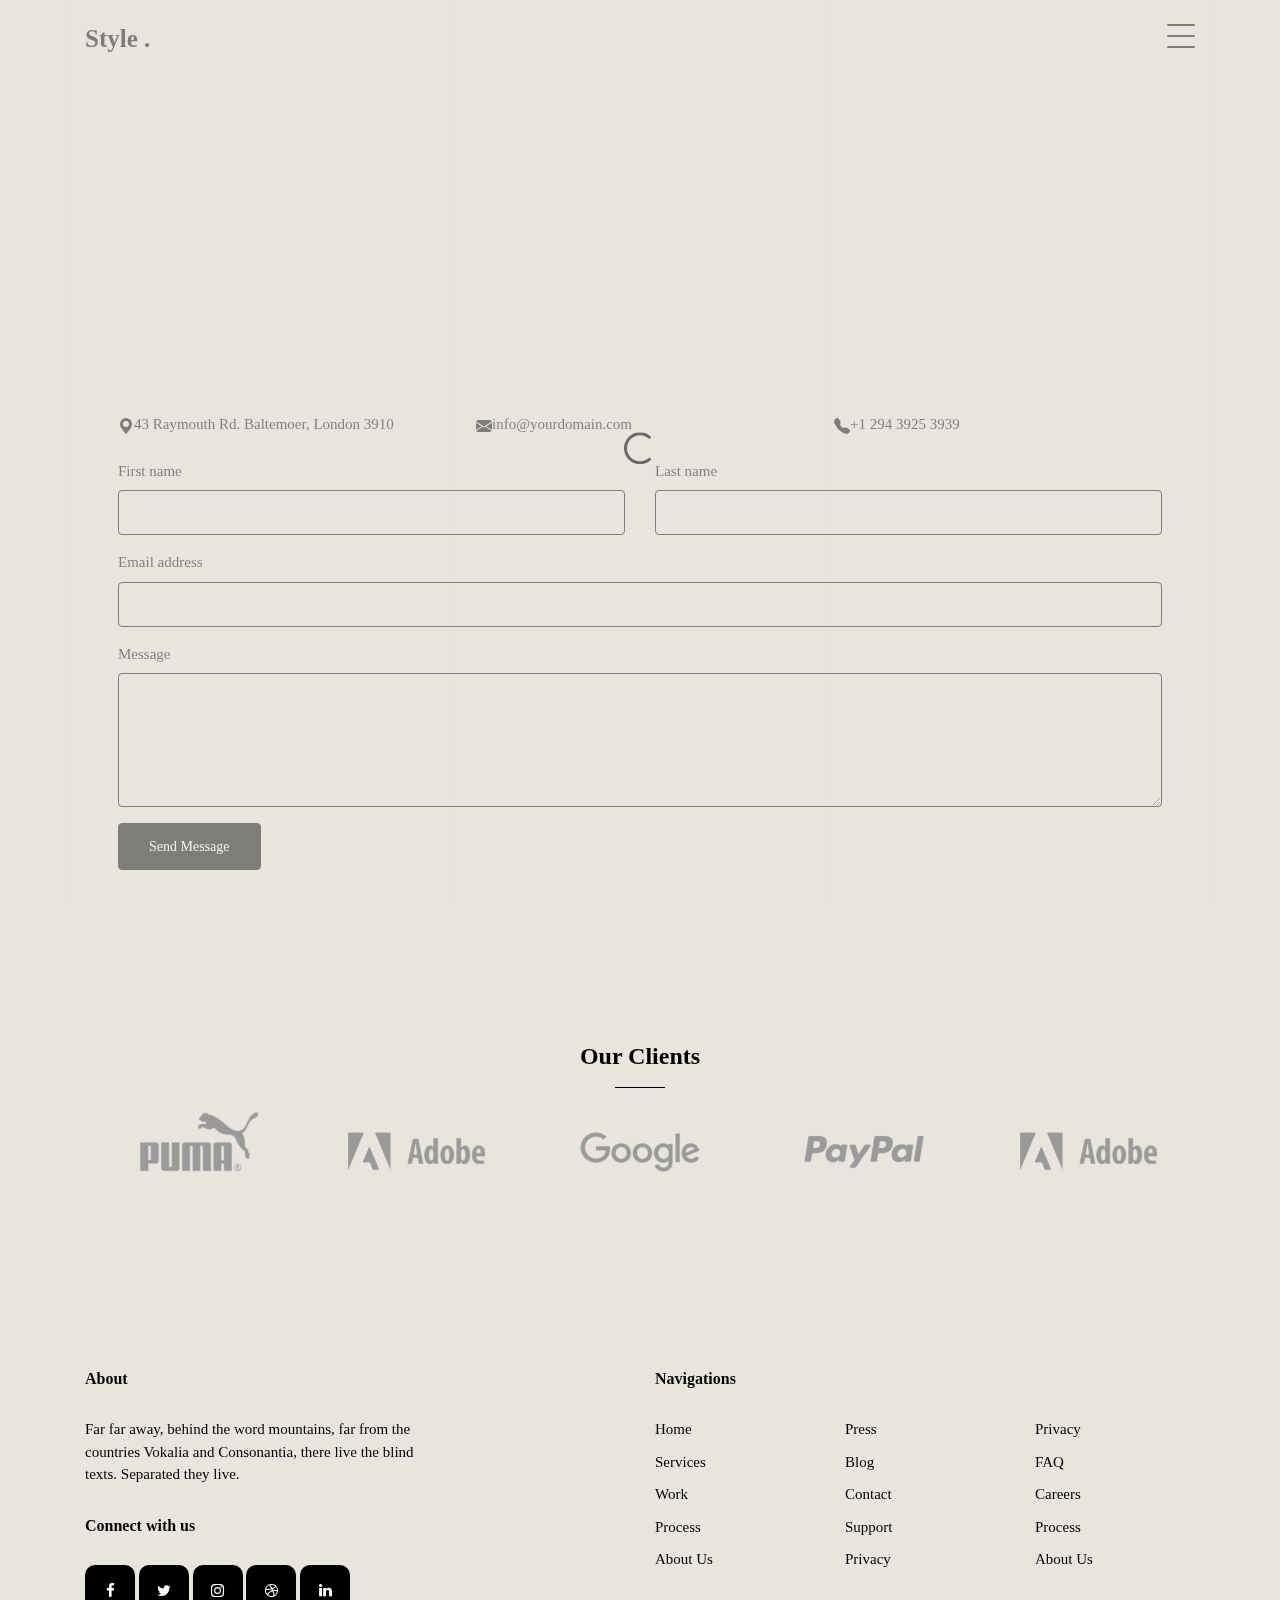
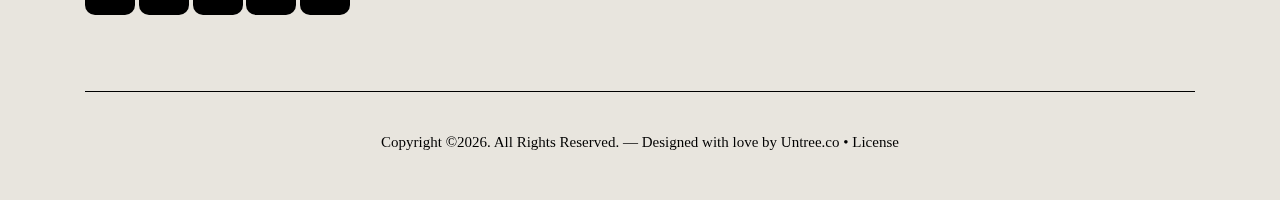
<file: contact.html>
<!-- /*
* Template Name: Style
* Template Author: Untree.co
* Tempalte URI: https://untree.co/
* License: https://creativecommons.org/licenses/by/3.0/
*/ -->
<!doctype html>
<html lang="en">
<head>
  <meta charset="utf-8">
  <meta name="viewport" content="width=device-width, initial-scale=1, shrink-to-fit=no">
  <meta name="author" content="Untree.co">
  <link rel="shortcut icon" href="favicon.png">

  <meta name="description" content="" />
  <meta name="keywords" content="free template, bootstrap, bootstrap4" />

  <link rel="preconnect" href="https://fonts.gstatic.com">
  <link href="https://fonts.googleapis.com/css2?family=Crimson+Text:ital@0;1&family=Playfair+Display:ital,wght@0,400;0,700;1,400;1,700&display=swap" rel="stylesheet">
  
  <link rel="stylesheet" href="css/bootstrap.min.css">
  <link rel="stylesheet" href="css/animate.min.css">
  <link rel="stylesheet" href="css/owl.carousel.min.css">
  <link rel="stylesheet" href="css/owl.theme.default.min.css">
  <link rel="stylesheet" href="fonts/icomoon/style.css">
  <link rel="stylesheet" href="fonts/feather/style.css">
  <link rel="stylesheet" href="fonts/flaticon/font/flaticon.css">
  <link rel="stylesheet" href="css/jquery.fancybox.min.css">
  <link rel="stylesheet" href="css/aos.css">
  <link rel="stylesheet" href="css/style.css">

  <title>Style Free HTML Template by Untree.co</title>
</head>
<body>
  <div class="lines-wrap">
    <div class="lines-inner">
      <div class="lines"></div>
    </div>
  </div>
  <!-- END lines -->


  <div class="site-mobile-menu site-navbar-target">
    <div class="site-mobile-menu-header">
      <div class="site-mobile-menu-close">
        <span class="icofont-close js-menu-toggle"></span>
      </div>
    </div>
    <div class="site-mobile-menu-body"></div>
  </div>


  <nav class="site-nav">
    <div class="container">
      <div class="site-navigation">
        <a href="index.html" class="logo float-left m-0">Style <span class="text-primary">.</span></a>

        <ul class="js-clone-nav d-none d-lg-inline-noone text-left site-menu">
          <li><a href="index.html">Home</a></li>
          <li class="has-children">
            <a href="#">Pages</a>
            <ul class="dropdown">
              <li><a href="portfolio.html">Portfolio</a></li>
              <li><a href="blog.html">Blog</a></li>
              <li><a href="single.html">Single</a></li>
              <li><a href="about.html">About</a></li>
              <li><a href="contact.html">Contact</a></li>

              <li class="has-children">
                <a href="#">Menu Two</a>
                <ul class="dropdown">
                  <li><a href="#">Sub Menu One</a></li>
                  <li><a href="#">Sub Menu Two</a></li>
                  <li><a href="#">Sub Menu Three</a></li>
                </ul>
              </li>
              <li><a href="#">Menu Three</a></li>
            </ul>
          </li>
          <li><a href="portfolio.html">Portfolio</a></li>
          <li><a href="elements.html">Elements</a></li>
          <li><a href="about.html">About</a></li>
          <li class="active"><a href="contact.html">Contact Us</a></li>
        </ul>

        <a href="#" class="burger ml-auto float-right site-menu-toggle js-menu-toggle d-inline-block d-lg-block" data-toggle="collapse" data-target="#main-navbar">
          <span></span>
        </a>

      </div>
    </div>
  </nav>


  <div class="custom-hero">
    <div class="container">
      <div class="row justify-content-center">
        <div class="col-lg-6">
          <h1 class="hero-heading">Contact us</h1>
          <div  class="line js-line mx-auto mb-3 my-3"></div>
          <p class="sub-text">Far far away, behind the word mountains, far from the countries Vokalia and Consonantia, there live the blind texts.</p>
        </div>
      </div>
    </div>
  </div>

  <div class="section-grey">
    <div class="container p-5">

      <div class="block">
        <div class="row justify-content-center">


          <div class="col-md-12 col-lg-12 pb-4" data-aos="fade-up" data-aos-delay="200">


            <div class="row">
              <div class="col-lg-4">
                <div  class="service-2 no-shadow link horizontal d-flex active" data-aos="fade-left" data-aos-delay="0">
                  <div class="service-icon color-1 mb-4">
                    <svg xmlns="http://www.w3.org/2000/svg" width="16" height="16" fill="currentColor" class="bi bi-geo-alt-fill" viewBox="0 0 16 16">
                      <path d="M8 16s6-5.686 6-10A6 6 0 0 0 2 6c0 4.314 6 10 6 10zm0-7a3 3 0 1 1 0-6 3 3 0 0 1 0 6z"/>
                    </svg>
                  </div> <!-- /.icon -->
                  <div class="service-contents">
                    <p>43 Raymouth Rd. Baltemoer, London 3910</p>
                  </div> <!-- /.service-contents-->
                </div> <!-- /.service -->
              </div>

              <div class="col-lg-4">
                <div  class="service-2 no-shadow link horizontal d-flex active" data-aos="fade-left" data-aos-delay="0">
                  <div class="service-icon color-1 mb-4">
                    <svg xmlns="http://www.w3.org/2000/svg" width="16" height="16" fill="currentColor" class="bi bi-envelope-fill" viewBox="0 0 16 16">
                      <path d="M.05 3.555A2 2 0 0 1 2 2h12a2 2 0 0 1 1.95 1.555L8 8.414.05 3.555zM0 4.697v7.104l5.803-3.558L0 4.697zM6.761 8.83l-6.57 4.027A2 2 0 0 0 2 14h12a2 2 0 0 0 1.808-1.144l-6.57-4.027L8 9.586l-1.239-.757zm3.436-.586L16 11.801V4.697l-5.803 3.546z"/>
                    </svg>
                  </div> <!-- /.icon -->
                  <div class="service-contents">
                    <p>info@yourdomain.com</p>
                  </div> <!-- /.service-contents-->
                </div> <!-- /.service -->
              </div>

              <div class="col-lg-4">
                <div  class="service-2 no-shadow link horizontal d-flex active" data-aos="fade-left" data-aos-delay="0">
                  <div class="service-icon color-1 mb-4">
                    <svg xmlns="http://www.w3.org/2000/svg" width="16" height="16" fill="currentColor" class="bi bi-telephone-fill" viewBox="0 0 16 16">
                      <path fill-rule="evenodd" d="M1.885.511a1.745 1.745 0 0 1 2.61.163L6.29 2.98c.329.423.445.974.315 1.494l-.547 2.19a.678.678 0 0 0 .178.643l2.457 2.457a.678.678 0 0 0 .644.178l2.189-.547a1.745 1.745 0 0 1 1.494.315l2.306 1.794c.829.645.905 1.87.163 2.611l-1.034 1.034c-.74.74-1.846 1.065-2.877.702a18.634 18.634 0 0 1-7.01-4.42 18.634 18.634 0 0 1-4.42-7.009c-.362-1.03-.037-2.137.703-2.877L1.885.511z"/>
                    </svg>
                  </div> <!-- /.icon -->
                  <div class="service-contents">
                    <p>+1 294 3925 3939</p>
                  </div> <!-- /.service-contents-->
                </div> <!-- /.service -->
              </div>
            </div>

            <form>
              <div class="row">
                <div class="col-6">
                  <div class="form-group">
                    <label class="text-black" for="fname">First name</label>
                    <input type="text" class="form-control" id="fname">
                  </div>
                </div>
                <div class="col-6">
                  <div class="form-group">
                    <label class="text-black" for="lname">Last name</label>
                    <input type="text" class="form-control" id="lname">
                  </div>
                </div>
              </div>
              <div class="form-group">
                <label class="text-black" for="email">Email address</label>
                <input type="email" class="form-control" id="email">
              </div>

              <div class="form-group">
                <label class="text-black" for="message">Message</label>
                <textarea name="" class="form-control" id="message" cols="30" rows="5"></textarea>
              </div>

              <button type="submit" class="btn btn-primary">Send Message</button>
            </form>

          </div>





        </div>

      </div>

    </div>


  </div>


  <div class="site-section">
    <div class="container">
      <div class="row justify-content-center">
        <div class="col-lg-6 text-center">
          <h4 class="font-weight-bold">Our Clients</h4>
          <div class="line my-3 mx-auto"></div>
        </div>
      </div>

      <div class="owl-logos owl-carousel no-nav">
        <div class="item">
          <img src="images/logo-puma.png" alt="Image" class="img-fluid">
        </div>
        <div class="item">
          <img src="images/logo-adobe.png" alt="Image" class="img-fluid">
        </div>
        <div class="item">
          <img src="images/logo-google.png" alt="Image" class="img-fluid">
        </div>
        <div class="item">
          <img src="images/logo-paypal.png" alt="Image" class="img-fluid">
        </div>
        <div class="item">
          <img src="images/logo-adobe.png" alt="Image" class="img-fluid">
        </div>
        <div class="item">
          <img src="images/logo-google.png" alt="Image" class="img-fluid">
        </div>


      </div>


    </div>

  </div>




  <div class="site-footer">
    <div class="container">
      <div class="row justify-content-between">
        <div class="col-lg-4">
          <div class="widget">
            <h3>About</h3>
            <p>Far far away, behind the word mountains, far from the countries Vokalia and Consonantia, there live the blind texts. Separated they live.</p>
          </div>
          <div class="widget">
            <h3>Connect with us</h3>
            <ul class="social list-unstyled">
              <li><a href="#"><span class="icon-facebook"></span></a></li>
              <li><a href="#"><span class="icon-twitter"></span></a></li>
              <li><a href="#"><span class="icon-instagram"></span></a></li>
              <li><a href="#"><span class="icon-dribbble"></span></a></li>
              <li><a href="#"><span class="icon-linkedin"></span></a></li>
            </ul>
          </div>
        </div>
        <div class="col-lg-6">
          <div class="row">
            <div class="col-12">
              <div class="widget">
                <h3>Navigations</h3>
              </div>
            </div>
            <div class="col-6 col-sm-6 col-md-4">
              <div class="widget">
                <ul class="links list-unstyled">
                  <li><a href="#">Home</a></li>
                  <li><a href="#">Services</a></li>
                  <li><a href="#">Work</a></li>
                  <li><a href="#">Process</a></li>
                  <li><a href="#">About Us</a></li>
                </ul>
              </div>
            </div>
            <div class="col-6 col-sm-6 col-md-4">
              <div class="widget">
                <ul class="links list-unstyled">
                  <li><a href="#">Press</a></li>
                  <li><a href="#">Blog</a></li>
                  <li><a href="#">Contact</a></li>
                  <li><a href="#">Support</a></li>
                  <li><a href="#">Privacy</a></li>
                </ul>
              </div>
            </div>
            <div class="col-6 col-sm-6 col-md-4">
              <div class="widget">
                <ul class="links list-unstyled">
                  <li><a href="#">Privacy</a></li>
                  <li><a href="#">FAQ</a></li>
                  <li><a href="#">Careers</a></li>
                  <li><a href="#">Process</a></li>
                  <li><a href="#">About Us</a></li>
                </ul>
              </div>
            </div>
          </div>
        </div>
      </div>

      <div class="row justify-content-center text-center copyright">
        <div class="col-md-8">
          <p>Copyright &copy;<script>document.write(new Date().getFullYear());</script>. All Rights Reserved. &mdash; Designed with love by <a href="https://untree.co" target="_blank" rel="nofollow noopener">Untree.co</a> &bullet; <a href="https://untree.co/license" target="_blank" rel="nofollow noopener">License</a>
          </p>
        </div>
      </div>
    </div>
  </div>


  <div id="overlayer"></div>
  <div class="loader">
    <div class="spinner-border" role="status">
      <span class="sr-only">Loading...</span>
    </div>
  </div>

  <script src="js/jquery-3.5.1.min.js"></script>
  <script src="js/jquery-migrate-3.0.0.min.js"></script>
  <script src="js/popper.min.js"></script>
  <script src="js/bootstrap.min.js"></script>
  <script src="js/owl.carousel.min.js"></script>
  <script src="js/aos.js"></script>
  <script src="js/imagesloaded.pkgd.js"></script>
  <script src="js/isotope.pkgd.min.js"></script>
  <script src="js/jquery.animateNumber.min.js"></script>
  <script src="js/jquery.stellar.min.js"></script>
  <script src="js/jarallax.min.js"></script>
  <script src="js/jarallax-element.min.js"></script>
  <script src="js/jquery.waypoints.min.js"></script>
  <script src="js/jquery.fancybox.min.js"></script>

  <script src="js/jquery.lettering.js"></script>


  <script src="js/TweenMax.min.js"></script>
  <script src="js/ScrollMagic.min.js"></script>
  <script src="js/scrollmagic.animation.gsap.min.js"></script>
  <script src="js/debug.addIndicators.min.js"></script>


  <script src="js/custom.js"></script>

  
</body>
</html>
</file>
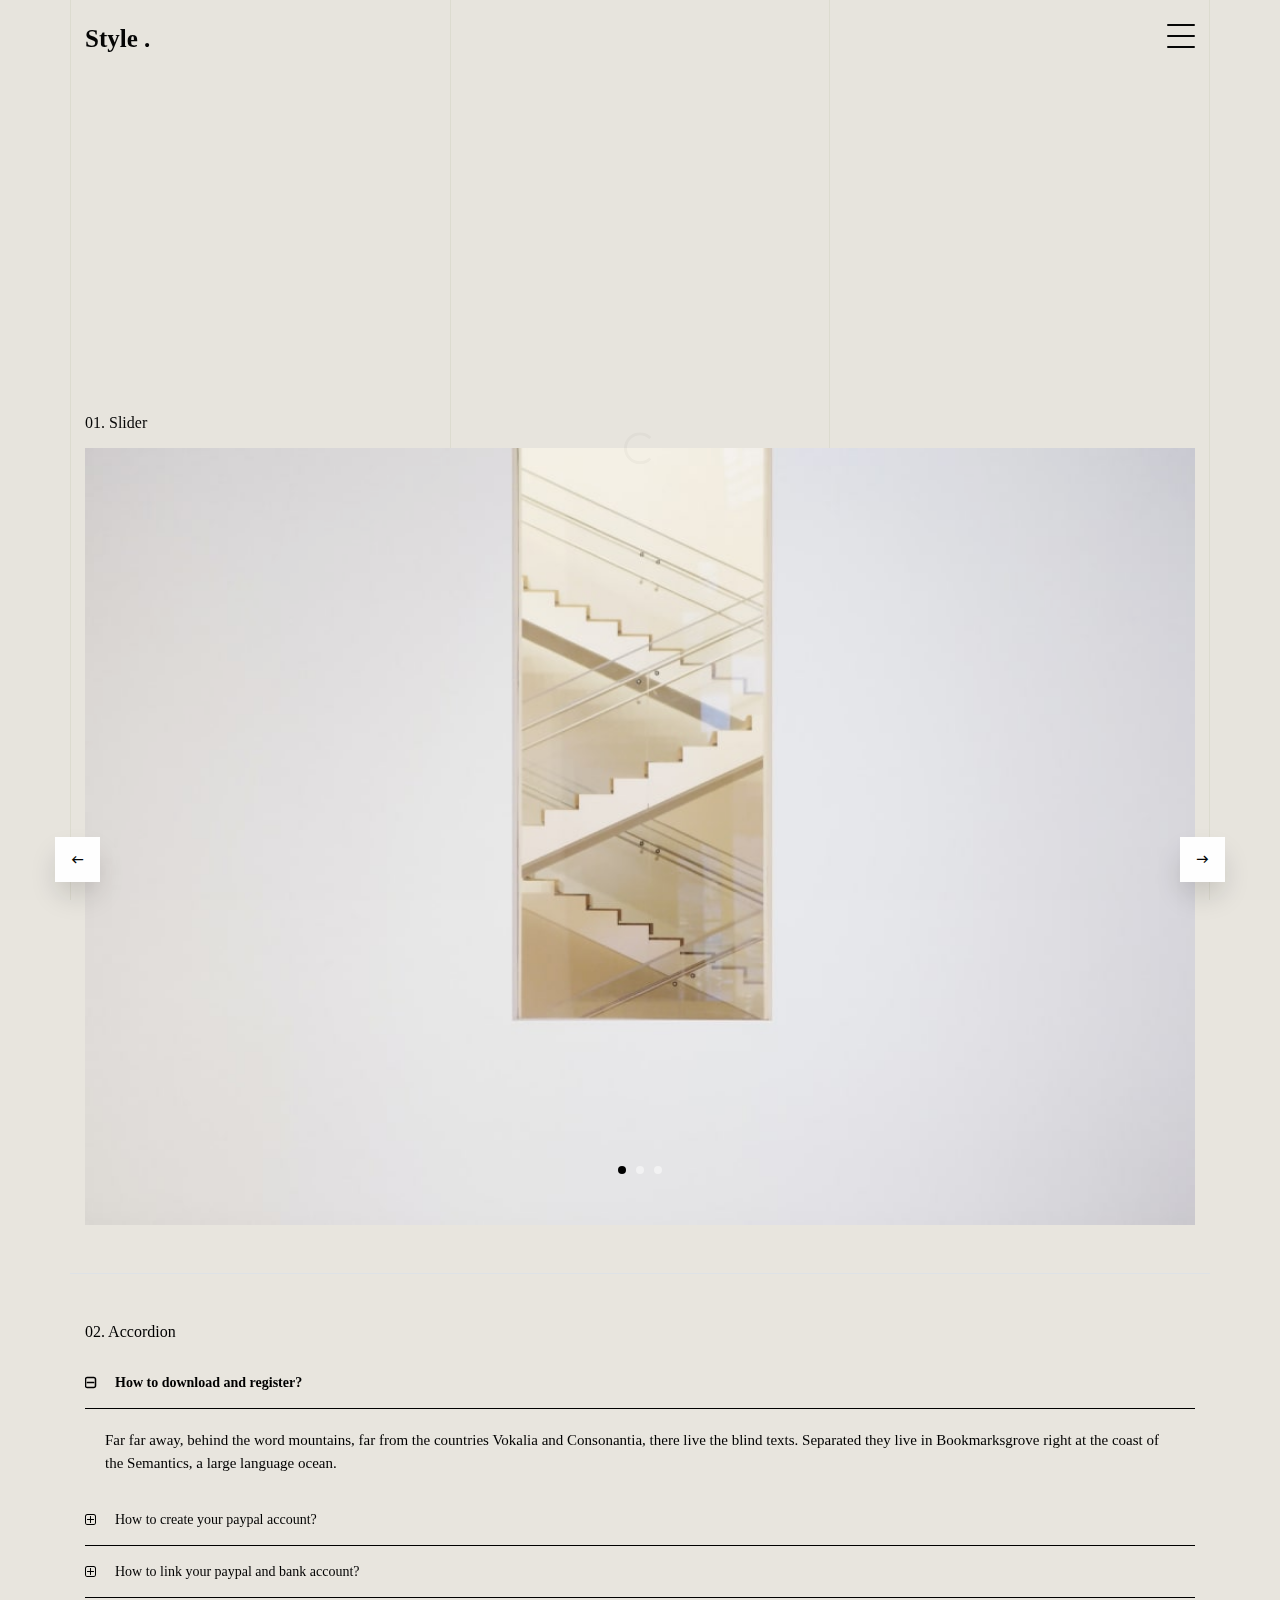
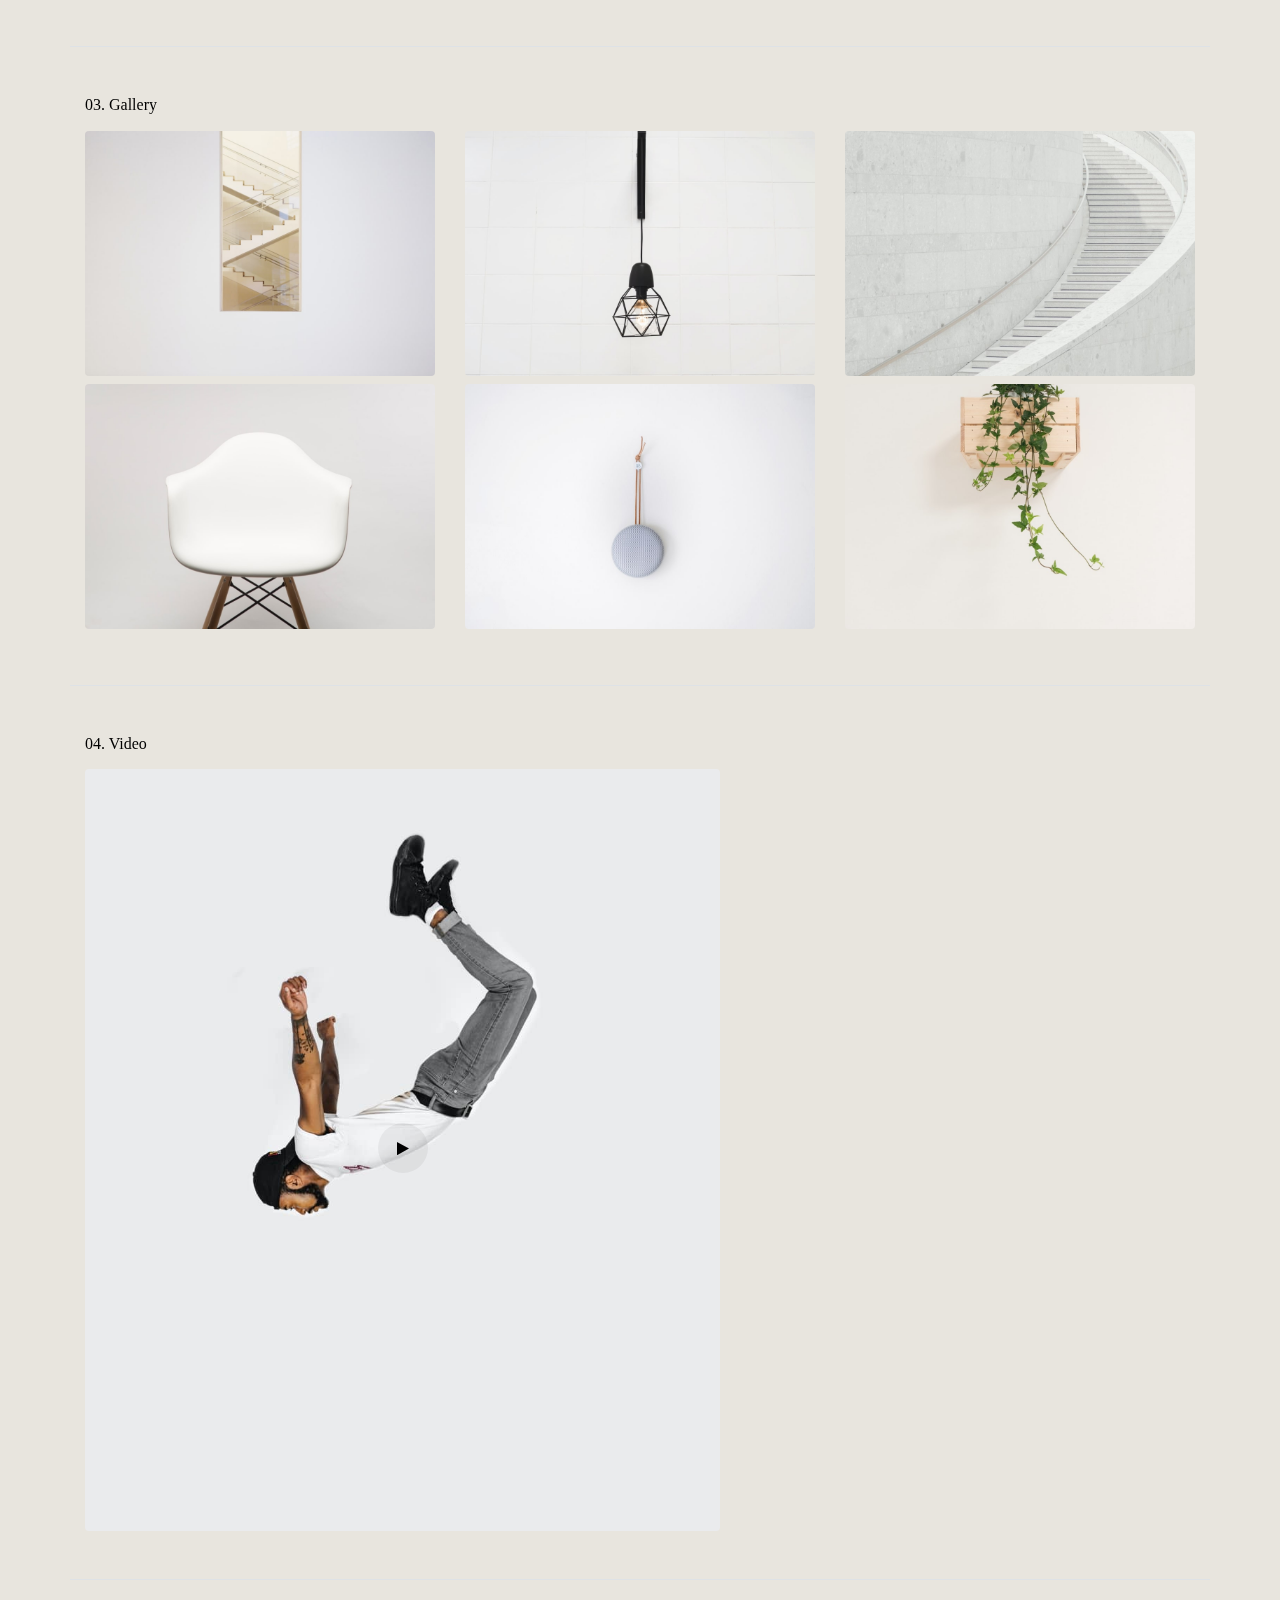
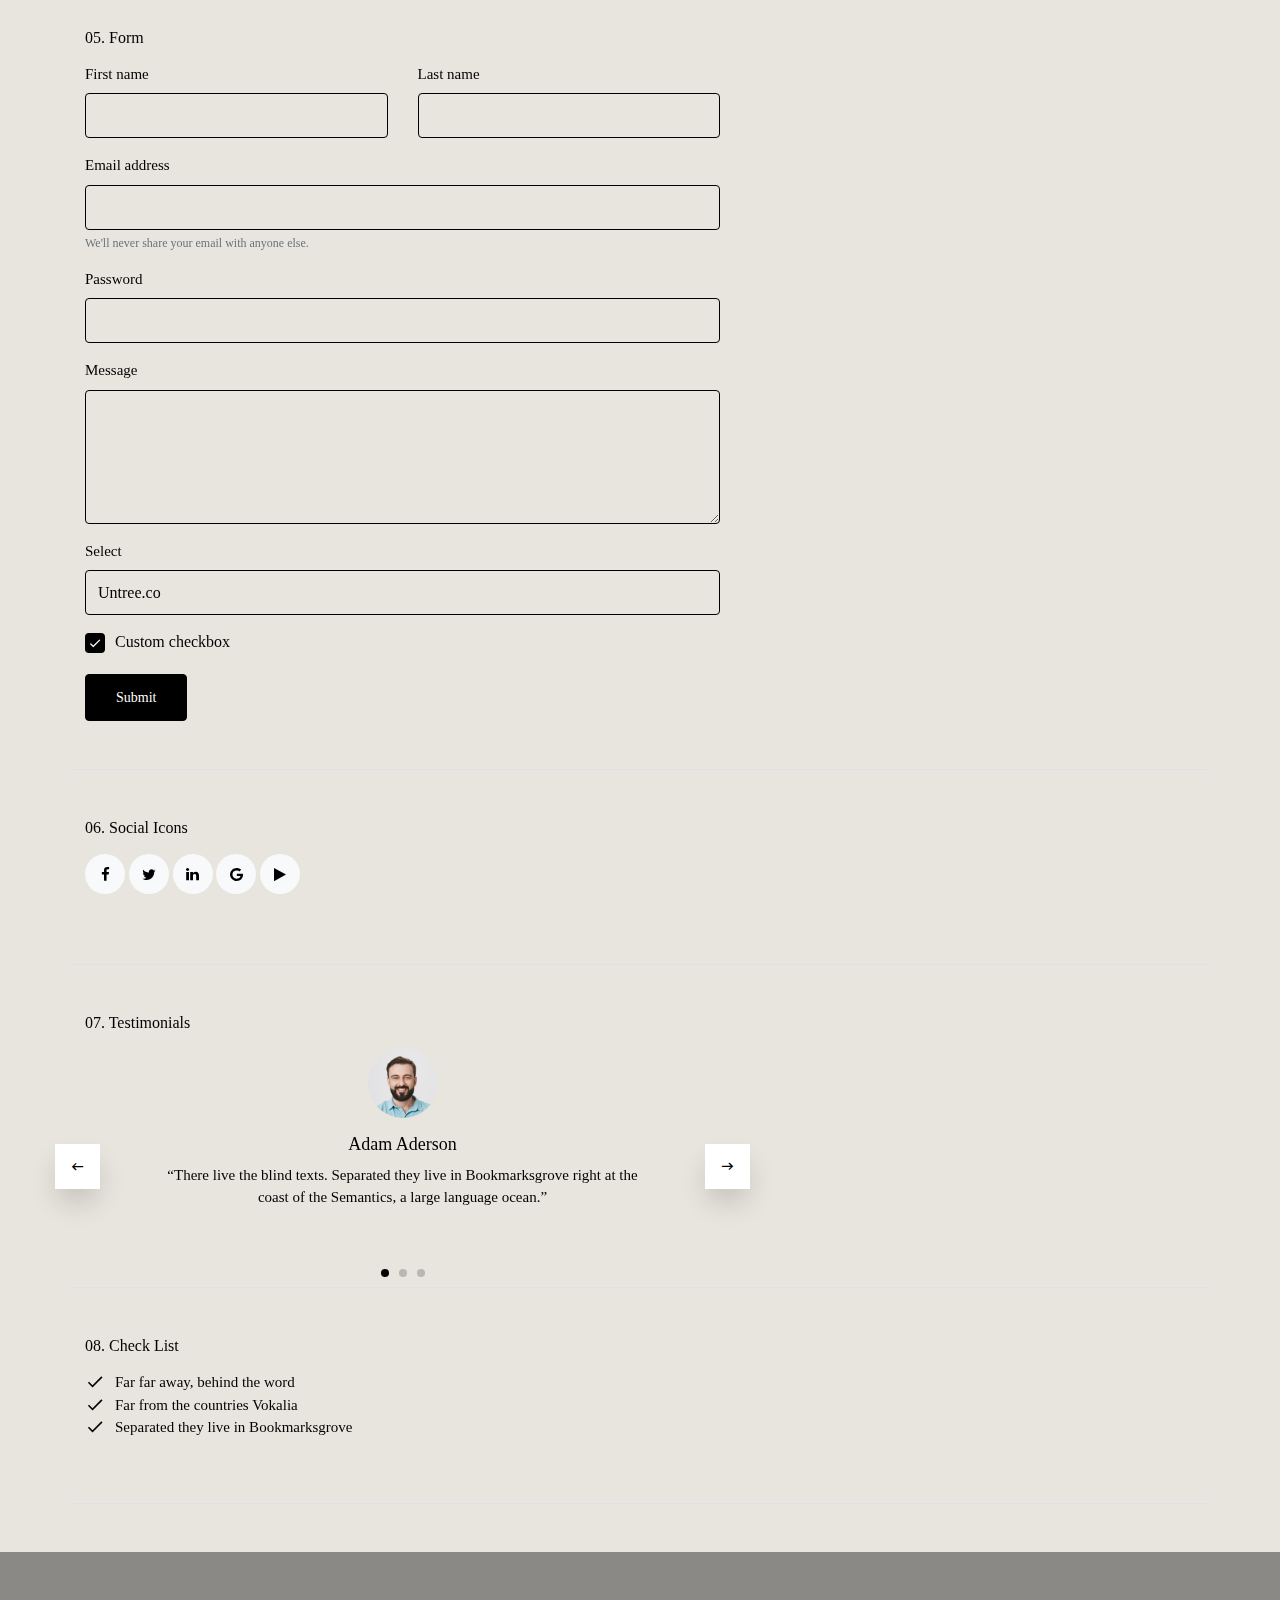
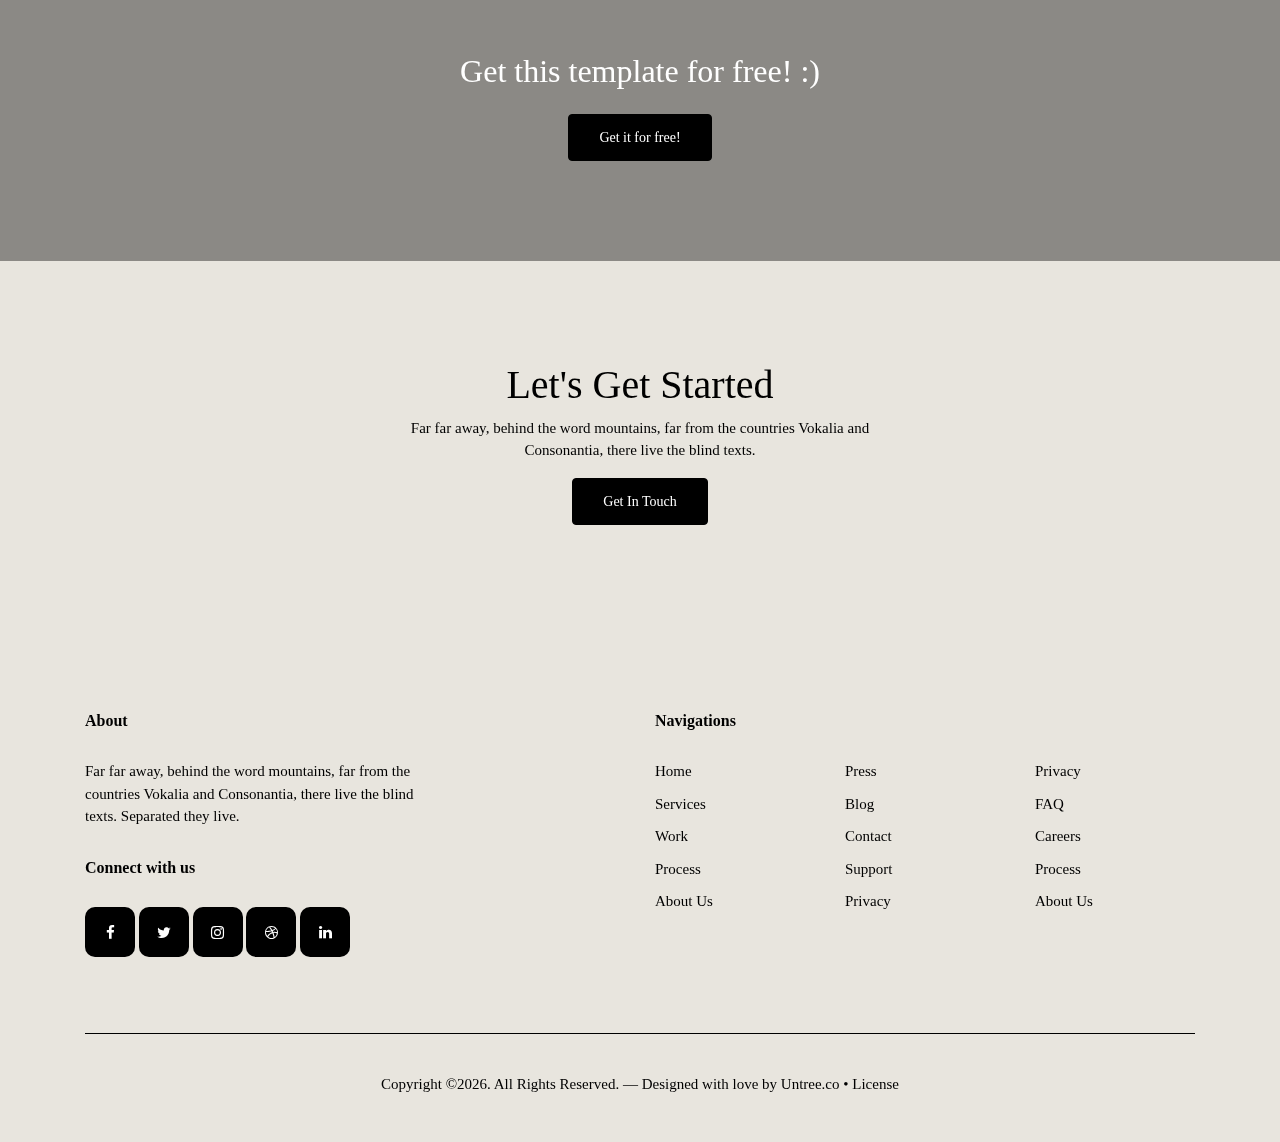
<file: elements.html>
<!-- /*
* Template Name: Style
* Template Author: Untree.co
* Tempalte URI: https://untree.co/
* License: https://creativecommons.org/licenses/by/3.0/
*/ -->
<!doctype html>
<html lang="en">
<head>
  <meta charset="utf-8">
  <meta name="viewport" content="width=device-width, initial-scale=1, shrink-to-fit=no">
  <meta name="author" content="Untree.co">
  <link rel="shortcut icon" href="favicon.png">

  <meta name="description" content="" />
  <meta name="keywords" content="free template, bootstrap, bootstrap4" />

  <link rel="preconnect" href="https://fonts.gstatic.com">
  <link href="https://fonts.googleapis.com/css2?family=Crimson+Text:ital@0;1&family=Playfair+Display:ital,wght@0,400;0,700;1,400;1,700&display=swap" rel="stylesheet">
  
  <link rel="stylesheet" href="css/bootstrap.min.css">
  <link rel="stylesheet" href="css/animate.min.css">
  <link rel="stylesheet" href="css/owl.carousel.min.css">
  <link rel="stylesheet" href="css/owl.theme.default.min.css">
  <link rel="stylesheet" href="fonts/icomoon/style.css">
  <link rel="stylesheet" href="fonts/feather/style.css">
  <link rel="stylesheet" href="fonts/flaticon/font/flaticon.css">
  <link rel="stylesheet" href="css/jquery.fancybox.min.css">
  <link rel="stylesheet" href="css/aos.css">
  <link rel="stylesheet" href="css/style.css">

  <title>Style Free HTML Template by Untree.co</title>
</head>
<body>
  <div class="lines-wrap">
    <div class="lines-inner">
      <div class="lines"></div>
    </div>
  </div>
  <!-- END lines -->


  <div class="site-mobile-menu site-navbar-target">
    <div class="site-mobile-menu-header">
      <div class="site-mobile-menu-close">
        <span class="icofont-close js-menu-toggle"></span>
      </div>
    </div>
    <div class="site-mobile-menu-body"></div>
  </div>


  <nav class="site-nav">
    <div class="container">
      <div class="site-navigation">
        <a href="index.html" class="logo float-left m-0">Style <span class="text-primary">.</span></a>

        <ul class="js-clone-nav d-none d-lg-inline-noone text-left site-menu">
          <li><a href="index.html">Home</a></li>
          <li class="has-children">
            <a href="#">Pages</a>
            <ul class="dropdown">
              <li><a href="portfolio.html">Portfolio</a></li>
              <li><a href="blog.html">Blog</a></li>
              <li><a href="single.html">Single</a></li>
              <li><a href="about.html">About</a></li>
              <li><a href="contact.html">Contact</a></li>

              <li class="has-children">
                <a href="#">Menu Two</a>
                <ul class="dropdown">
                  <li><a href="#">Sub Menu One</a></li>
                  <li><a href="#">Sub Menu Two</a></li>
                  <li><a href="#">Sub Menu Three</a></li>
                </ul>
              </li>
              <li><a href="#">Menu Three</a></li>
            </ul>
          </li>
          <li class="active"><a href="elements.html">Elements</a></li>
          <li><a href="about.html">About</a></li>
          <li><a href="contact.html">Contact Us</a></li>
        </ul>

        <a href="#" class="burger ml-auto float-right site-menu-toggle js-menu-toggle d-inline-block d-lg-block" data-toggle="collapse" data-target="#main-navbar">
          <span></span>
        </a>

      </div>
    </div>
  </nav>


  <div class="custom-hero">
    <div class="container">
      <div class="row justify-content-center">
        <div class="col-lg-6">
          <h1 class="hero-heading">Elements</h1>
          <div  class="line js-line mx-auto mb-3 my-3"></div>
          <p class="sub-text">Far far away, behind the word mountains, far from the countries Vokalia and Consonantia, there live the blind texts.</p>
        </div>
      </div>
    </div>
  </div>

  <div class="container pt-5 pb-5 mb-5 border-bottom">
    <div class="row">
      <div class="col-lg-12">
        <h1 class="h6 mb-3 text-black">01. Slider</h1>
      </div>
      <div class="col-lg-12">
        <div class="main-slider owl-single dots-absolute owl-carousel">
          <img src="images/img_h_1-min.jpg" alt="Image" class="img-fluid">
          <img src="images/img_h_2-min.jpg" alt="Image" class="img-fluid">
          <img src="images/img_h_3-min.jpg" alt="Image" class="img-fluid">
        </div>
      </div>
    </div>
  </div>


  <div class="container pb-5 mb-5 border-bottom">
    <div class="row">
      <div class="col-lg-12">
        <h1 class="h6 mb-3 text-black">02. Accordion</h1>
      </div>
      <div class="col-lg-12">
        <div class="custom-accordion" id="accordion_1">
          <div class="accordion-item">
            <h2 class="mb-0">
              <button class="btn btn-link" type="button" data-toggle="collapse" data-target="#collapseOne" aria-expanded="true" aria-controls="collapseOne">How to download and register?</button>
            </h2>

            <div id="collapseOne" class="collapse show" aria-labelledby="headingOne" data-parent="#accordion_1">
              <div class="accordion-body">
                Far far away, behind the word mountains, far from the countries Vokalia and Consonantia, there live the blind texts. Separated they live in Bookmarksgrove right at the coast of the Semantics, a large language ocean.
              </div>
            </div>
          </div> <!-- .accordion-item -->

          <div class="accordion-item">
            <h2 class="mb-0">
              <button class="btn btn-link collapsed" type="button" data-toggle="collapse" data-target="#collapseTwo" aria-expanded="false" aria-controls="collapseTwo">How to create your paypal account?</button>
            </h2>
            <div id="collapseTwo" class="collapse" aria-labelledby="headingTwo" data-parent="#accordion_1">
              <div class="accordion-body">
                A small river named Duden flows by their place and supplies it with the necessary regelialia. It is a paradisematic country, in which roasted parts of sentences fly into your mouth.
              </div>
            </div>
          </div> <!-- .accordion-item -->
          <div class="accordion-item">
            <h2 class="mb-0">
              <button class="btn btn-link collapsed" type="button" data-toggle="collapse" data-target="#collapseThree" aria-expanded="false" aria-controls="collapseThree">How to link your paypal and bank account?</button>
            </h2>

            <div id="collapseThree" class="collapse" aria-labelledby="headingThree" data-parent="#accordion_1">
              <div class="accordion-body">
                When she reached the first hills of the Italic Mountains, she had a last view back on the skyline of her hometown Bookmarksgrove, the headline of Alphabet Village and the subline of her own road, the Line Lane. Pityful a rethoric question ran over her cheek, then she continued her way.
              </div>
            </div>

          </div> <!-- .accordion-item -->

        </div>
      </div>
    </div>
  </div>

  <div class="container pb-5 mb-5 border-bottom">
    <div class="row">
      <div class="col-lg-12">
        <h1 class="h6 mb-3 text-black">03. Gallery</h1>
      </div>
      <div class="col-lg-12">
        <div class="row gutter-1 gallery">
          <div class="col-4">
            <a href="images/img_h_1-min.jpg" class="gal-item" data-fancybox="gal"><img src="images/img_h_1-min.jpg" alt="Image" class="img-fluid"></a>
          </div>
          <div class="col-4">
            <a href="images/img_h_2-min.jpg" class="gal-item" data-fancybox="gal"><img src="images/img_h_2-min.jpg" alt="Image" class="img-fluid"></a>
          </div>
          <div class="col-4">
            <a href="images/img_h_3-min.jpg" class="gal-item" data-fancybox="gal"><img src="images/img_h_3-min.jpg" alt="Image" class="img-fluid"></a>
          </div>
          <div class="col-4">
            <a href="images/img_h_4-min.jpg" class="gal-item" data-fancybox="gal"><img src="images/img_h_4-min.jpg" alt="Image" class="img-fluid"></a>
          </div>
          <div class="col-4">
            <a href="images/img_h_5-min.jpg" class="gal-item" data-fancybox="gal"><img src="images/img_h_5-min.jpg" alt="Image" class="img-fluid"></a>
          </div>
          <div class="col-4">
            <a href="images/img_h_6-min.jpg" class="gal-item" data-fancybox="gal"><img src="images/img_h_6-min.jpg" alt="Image" class="img-fluid"></a>
          </div>
        </div>
      </div>
    </div>
  </div>

  <div class="container pb-5 mb-5 border-bottom">
    <div class="row">
      <div class="col-lg-12">
        <h1 class="h6 mb-3 text-black">04. Video</h1>
      </div>
      <div class="col-lg-7">
        <a href="https://vimeo.com/342333493" data-fancybox class="video-wrap">
          <span class="play-wrap"><span class="icon-play"></span></span>
          <img src="images/img_v_7-min.jpg" alt="Image" class="img-fluid rounded">
        </a>
      </div>
    </div>
  </div>

  <div class="container pb-5 mb-5 border-bottom">
    <div class="row">
      <div class="col-lg-12">
        <h1 class="h6 mb-3 text-black">05. Form</h1>
      </div>
      <div class="col-lg-7">
        <form>
          <div class="row">
            <div class="col-md-6">
              <div class="form-group">
                <label class="text-black" for="fname">First name</label>
                <input type="text" class="form-control" id="fname">
              </div>
            </div>
            <div class="col-md-6">
              <div class="form-group">
                <label class="text-black" for="lname">Last name</label>
                <input type="text" class="form-control" id="lname">
              </div>
            </div>
          </div>
          <div class="form-group">
            <label class="text-black" for="email">Email address</label>
            <input type="email" class="form-control" id="email" aria-describedby="emailHelp">
            <small id="emailHelp" class="form-text text-muted">We'll never share your email with anyone else.</small>
          </div>
          <div class="form-group">
            <label class="text-black" for="password">Password</label>
            <input type="password" class="form-control" id="password">
          </div>
          <div class="form-group">
            <label class="text-black" for="message">Message</label>
            <textarea name="" class="form-control" id="message" cols="30" rows="5"></textarea>
          </div>
          <div class="form-group">
            <label class="text-black" for="select">Select</label>

            <select name="" id="select" class="custom-select">
              <option value="">Untree.co</option>
              <option value="">Offers high quality free template</option>
            </select>

          </div>
          <div class="form-group">
            <label class="control control--checkbox">
              <span class="caption">Custom checkbox</span>
              <input type="checkbox" checked="checked"/>
              <div class="control__indicator"></div>
            </label>
          </div>
          <button type="submit" class="btn btn-primary">Submit</button>
        </form>
      </div>
    </div>
  </div>

  <div class="container pb-5 mb-5 border-bottom">
    <div class="row">
      <div class="col-lg-12">
        <h1 class="h6 mb-3 text-black">06. Social Icons</h1>
      </div>
      <div class="col-lg-7">
        <ul class="list-unstyled social-icons light">
          <li><a href="#"><span class="icon-facebook"></span></a></li>
          <li><a href="#"><span class="icon-twitter"></span></a></li>
          <li><a href="#"><span class="icon-linkedin"></span></a></li>
          <li><a href="#"><span class="icon-google"></span></a></li>
          <li><a href="#"><span class="icon-play"></span></a></li>
        </ul>
      </div>
    </div>
  </div>

  <div class="container pb-5 mb-5 border-bottom">
    <div class="row">
      <div class="col-lg-12">
        <h1 class="h6 mb-3 text-black">07. Testimonials</h1>
      </div>
      <div class="col-lg-7">
        <div class="main-slider owl-single owl-carousel">
          <div class="testimonial mx-auto">
            <figure class="img-wrap">
              <img src="images/person_2-min.jpg" alt="Image" class="img-fluid">
            </figure>
            <h3 class="name">Adam Aderson</h3>
            <blockquote>
              <p>&ldquo;There live the blind texts. Separated they live in Bookmarksgrove right at the coast of the Semantics, a large language ocean.&rdquo;</p>
            </blockquote>
          </div>

          <div class="testimonial mx-auto">
            <figure class="img-wrap">
              <img src="images/person_3-min.jpg" alt="Image" class="img-fluid">
            </figure>
            <h3 class="name">Lukas Devlin</h3>
            <blockquote>
              <p>&ldquo;There live the blind texts. Separated they live in Bookmarksgrove right at the coast of the Semantics, a large language ocean.&rdquo;</p>
            </blockquote>
          </div>

          <div class="testimonial mx-auto">
            <figure class="img-wrap">
              <img src="images/person_4-min.jpg" alt="Image" class="img-fluid">
            </figure>
            <h3 class="name">Kayla Bryant</h3>
            <blockquote>
              <p>&ldquo;There live the blind texts. Separated they live in Bookmarksgrove right at the coast of the Semantics, a large language ocean.&rdquo;</p>
            </blockquote>
          </div>

        </div>
      </div>
    </div>
  </div>

  <div class="container pb-5 mb-5 border-bottom">
    <div class="row">
      <div class="col-lg-12">
        <h1 class="h6 mb-3 text-black">08. Check List</h1>
      </div>
      <div class="col-lg-7">
        <ul class="list-unstyled list-check primary">
          <li>Far far away, behind the word</li>
          <li>Far from the countries Vokalia</li>
          <li>Separated they live in Bookmarksgrove</li>
        </ul>
      </div>
    </div>
  </div>


  <div class="site-section overlay site-cover-2" style="background-image: url('images/img_v_3-min.jpg')" data-stellar-background-ratio="0.5">
    <div class="container">
      <div class="row">
        <div class="col-lg-7 mx-auto text-center">
          <h2 class="text-white mb-4">Get this template for free! :)</h2>
          <p class="mb-0"><a href="https://untree.co/" rel="noopener" class="btn btn-primary">Get it for free!</a></p>
        </div>
      </div>
    </div>
  </div>


  <div class="custom-hero section">
    <div class="container">
      <div class="row justify-content-center">
        <div class="col-lg-6">
          <h1>Let's Get Started</h1>
          <p>Far far away, behind the word mountains, far from the countries Vokalia and Consonantia, there live the blind texts.</p>
          <p><a href="#" class="btn btn-primary">Get In Touch</a></p>
        </div>
      </div>
    </div>
  </div>

  <div class="site-footer">
    <div class="container">
      <div class="row justify-content-between">
        <div class="col-lg-4">
          <div class="widget">
            <h3>About</h3>
            <p>Far far away, behind the word mountains, far from the countries Vokalia and Consonantia, there live the blind texts. Separated they live.</p>
          </div>
          <div class="widget">
            <h3>Connect with us</h3>
            <ul class="social list-unstyled">
              <li><a href="#"><span class="icon-facebook"></span></a></li>
              <li><a href="#"><span class="icon-twitter"></span></a></li>
              <li><a href="#"><span class="icon-instagram"></span></a></li>
              <li><a href="#"><span class="icon-dribbble"></span></a></li>
              <li><a href="#"><span class="icon-linkedin"></span></a></li>
            </ul>
          </div>
        </div>
        <div class="col-lg-6">
          <div class="row">
            <div class="col-12">
              <div class="widget">
                <h3>Navigations</h3>
              </div>
            </div>
            <div class="col-6 col-sm-6 col-md-4">
              <div class="widget">
                <ul class="links list-unstyled">
                  <li><a href="#">Home</a></li>
                  <li><a href="#">Services</a></li>
                  <li><a href="#">Work</a></li>
                  <li><a href="#">Process</a></li>
                  <li><a href="#">About Us</a></li>
                </ul>
              </div>
            </div>
            <div class="col-6 col-sm-6 col-md-4">
              <div class="widget">
                <ul class="links list-unstyled">
                  <li><a href="#">Press</a></li>
                  <li><a href="#">Blog</a></li>
                  <li><a href="#">Contact</a></li>
                  <li><a href="#">Support</a></li>
                  <li><a href="#">Privacy</a></li>
                </ul>
              </div>
            </div>
            <div class="col-6 col-sm-6 col-md-4">
              <div class="widget">
                <ul class="links list-unstyled">
                  <li><a href="#">Privacy</a></li>
                  <li><a href="#">FAQ</a></li>
                  <li><a href="#">Careers</a></li>
                  <li><a href="#">Process</a></li>
                  <li><a href="#">About Us</a></li>
                </ul>
              </div>
            </div>
          </div>
        </div>
      </div>

      <div class="row justify-content-center text-center copyright">
        <div class="col-md-8">
          <p>Copyright &copy;<script>document.write(new Date().getFullYear());</script>. All Rights Reserved. &mdash; Designed with love by <a href="https://untree.co" target="_blank" rel="nofollow noopener">Untree.co</a> &bullet; <a href="https://untree.co/license" target="_blank" rel="nofollow noopener">License</a>
          </p>
        </div>
      </div>
    </div>
  </div>


  <div id="overlayer"></div>
  <div class="loader">
    <div class="spinner-border" role="status">
      <span class="sr-only">Loading...</span>
    </div>
  </div>

  <script src="js/jquery-3.5.1.min.js"></script>
  <script src="js/jquery-migrate-3.0.0.min.js"></script>
  <script src="js/popper.min.js"></script>
  <script src="js/bootstrap.min.js"></script>
  <script src="js/owl.carousel.min.js"></script>
  <script src="js/aos.js"></script>
  <script src="js/imagesloaded.pkgd.js"></script>
  <script src="js/isotope.pkgd.min.js"></script>
  <script src="js/jquery.animateNumber.min.js"></script>
  <script src="js/jquery.stellar.min.js"></script>
  <script src="js/jarallax.min.js"></script>
  <script src="js/jarallax-element.min.js"></script>
  <script src="js/jquery.waypoints.min.js"></script>
  <script src="js/jquery.fancybox.min.js"></script>

  <script src="js/jquery.lettering.js"></script>


  <script src="js/TweenMax.min.js"></script>
  <script src="js/ScrollMagic.min.js"></script>
  <script src="js/scrollmagic.animation.gsap.min.js"></script>
  <script src="js/debug.addIndicators.min.js"></script>


  <script src="js/custom.js"></script>

  
</body>
</html>
</file>
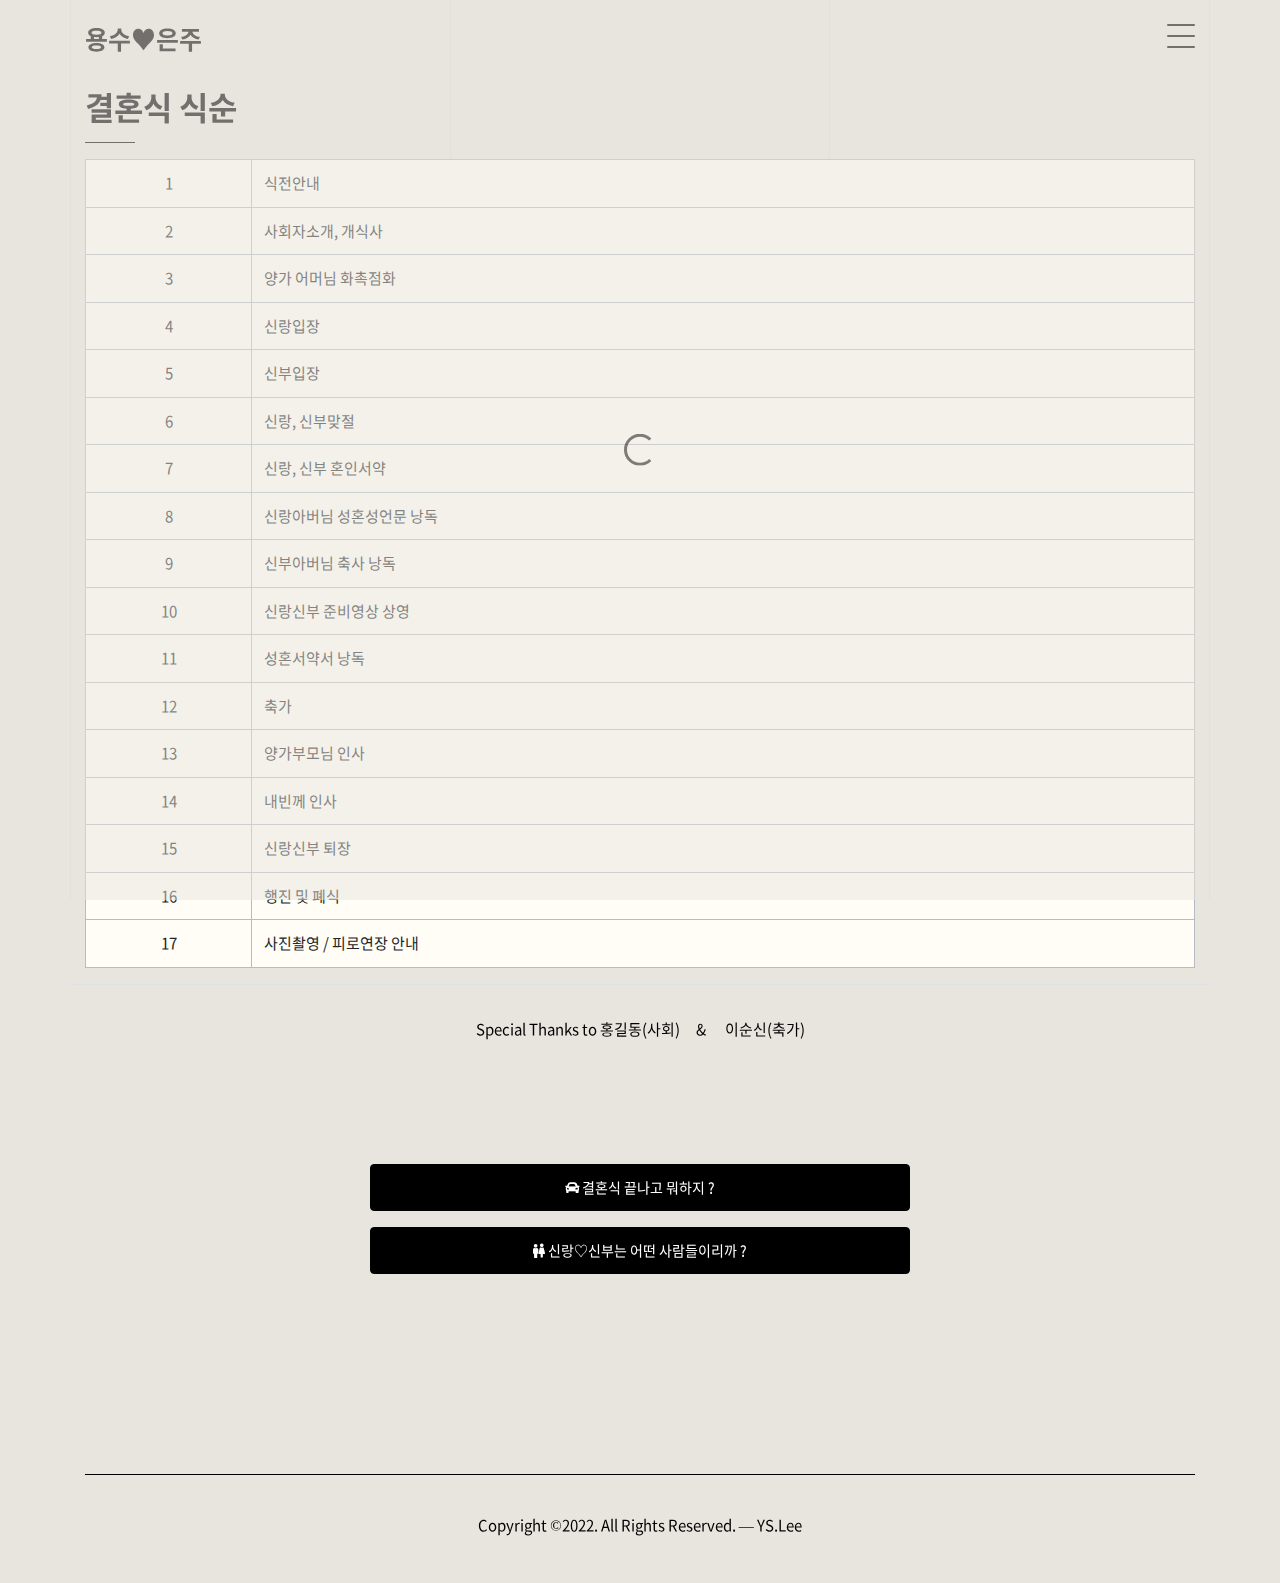
<file: info_ordr.html>
<!doctype html>
<html lang="ko">
<head>
  <meta charset="utf-8">
  <meta name="viewport" content="width=device-width, initial-scale=1, shrink-to-fit=no">
  <link rel="shortcut icon" href="favicon.png">

  <link href="css/font.css" rel="stylesheet">
  
  <link rel="stylesheet" href="css/bootstrap.min.css">
  <link rel="stylesheet" href="css/animate.min.css">
  <link rel="stylesheet" href="css/owl.carousel.min.css">
  <link rel="stylesheet" href="css/owl.theme.default.min.css">
  <link rel="stylesheet" href="fonts/icomoon/style.css">
  <link rel="stylesheet" href="fonts/feather/style.css">
  <link rel="stylesheet" href="fonts/flaticon/font/flaticon.css">
  <link rel="stylesheet" href="css/jquery.fancybox.min.css">
  <link rel="stylesheet" href="css/aos.css">
  <link rel="stylesheet" href="css/style.css">

  <link rel="stylesheet" href="https://cdnjs.cloudflare.com/ajax/libs/font-awesome/5.8.2/css/all.min.css"/>
  <style>
    .table td, .table th {
      padding: 0.75rem;
      vertical-align: top;
      border: 1px solid #b5bcc3;
    }
  </style>
  <title>결혼식 식순 | 용수♥은주</title>
</head>
<body>
  <div class="lines-wrap">
    <div class="lines-inner">
      <div class="lines"></div>
    </div>
  </div>

  <div class="site-mobile-menu site-navbar-target">
    <div class="site-mobile-menu-header">
      <div class="site-mobile-menu-close">
        <span class="icofont-close js-menu-toggle"></span>
      </div>
    </div>
    <div class="site-mobile-menu-body"></div>
  </div>


  <nav class="site-nav">
    <div class="container">
      <div class="site-navigation">
        <a href="index.html" class="logo float-left m-0">용수♥은주</a>

        <ul class="js-clone-nav d-none d-lg-inline-noone text-left site-menu">
          <li class="active"><a href="index.html">♥</a></li>
          <li><a href="gallery.html">갤러리</a></li>
          <li class="has-children">
            <a href="#">정보</a>
            <ul class="dropdown">
              <li><a href="info_ordr.html">결혼식 식순</a></li>
              <li><a href="info_travel.html">대전 여행 정보</a></li>
              <li><a href="info_qna.html">자주 묻는 질문</a></li>
            </ul>
          </li>
          <li><a href="message.html">축하 메시지</a></li>
          <li><a href="map.html">오시는길</a></li>
        </ul>

        <a href="#" class="burger ml-auto float-right site-menu-toggle js-menu-toggle d-inline-block d-lg-block" data-toggle="collapse" data-target="#main-navbar">
          <span></span>
        </a>

      </div>
    </div>
  </nav>

  <div class="container pt-5 border-bottom">
    <div class="row">
      <div class="col-md-12">
        <h2 class="font-weight-bold">결혼식 식순</h2>
        <div class="line my-3 me-auto"></div>
      </div>
      <div class="col-lg-12">
        <table class="table" style=" background: #fffdf5; ">
          <colgroup>
            <col style="width: 15%; text-align: center">
            <col>
          </colgroup>
          <tbody>
          <tr>
            <td style="text-align: center;">1</td>
            <td>식전안내</td>
          </tr>
          <tr>
            <td style="text-align: center;">2</td>
            <td>사회자소개, 개식사</td>
          </tr>
          <tr>
            <td style="text-align: center;">3</td>
            <td>양가 어머님 화촉점화</td>
          </tr>
          <tr>
            <td style="text-align: center;">4</td>
            <td>신랑입장</td>
          </tr>
          <tr>
            <td style="text-align: center;">5</td>
            <td>신부입장</td>
          </tr>
          <tr>
            <td style="text-align: center;">6</td>
            <td>신랑, 신부맞절</td>
          </tr>
          <tr>
            <td style="text-align: center;">7</td>
            <td>신랑, 신부 혼인서약</td>
          </tr>
          <tr>
            <td style="text-align: center;">8</td>
            <td>신랑아버님 성혼성언문 낭독</td>
          </tr>
          <tr>
            <td style="text-align: center;">9</td>
            <td>신부아버님 축사 낭독</td>
          </tr>
          <tr>
            <td style="text-align: center;">10</td>
            <td>신랑신부 준비영상 상영</td>
          </tr>

          <tr>
            <td style="text-align: center;">11</td>
            <td>성혼서약서 낭독</td>
          </tr>
          <tr>
            <td style="text-align: center;">12</td>
            <td>축가</td>
          </tr>
          <tr>
            <td style="text-align: center;">13</td>
            <td>양가부모님 인사</td>
          </tr>
          <tr>
            <td style="text-align: center;">14</td>
            <td>내빈께 인사</td>
          </tr>
          <tr>
            <td style="text-align: center;">15</td>
            <td>신랑신부 퇴장</td>
          </tr>
          <tr>
            <td style="text-align: center;">16</td>
            <td>행진 및 폐식</td>
          </tr>
          <tr>
            <td style="text-align: center;">17</td>
            <td>사진촬영 / 피로연장 안내</td>
          </tr>


          </tbody>
        </table>


      </div>
    </div>
  </div>

  <div class="custom-hero" style=" padding: 0; ">
    <div class="container">
      <div class="row justify-content-center">
        <div class="col-lg-8">
          <div  class="line js-line mx-auto mb-3 my-3"></div>
          <p>Special Thanks to 홍길동(사회)<span class="mx-3">&</span> 이순신(축가) </p>
        </div>
      </div>
    </div>
  </div>


  <div class="custom-hero">
    <div class="container">
      <div class="row justify-content-center mb-4">
        <div class="col-lg-6">
          <p class="mt-2"><a href="info_travel.html" class="btn btn-primary" style="width: 100%;"><i class="fas fa-car"></i> 결혼식 끝나고 뭐하지 ?</a></p>
          <p class="mt-2"><a href="info_qna.html" class="btn btn-primary" style="width: 100%;"><i class="fas fa-male"></i><i class="fas fa-female"></i> 신랑♡신부는 어떤 사람들이리까 ?</a></p>
        </div>
      </div>
    </div>
  </div>

  <div class="site-footer">
    <div class="container">
      <div class="row justify-content-center text-center copyright">
        <div class="col-md-8">
          <p>Copyright &copy;2022. All Rights Reserved. &mdash; YS.Lee</p>
        </div>
      </div>
    </div>
  </div>


  <div id="overlayer"></div>
  <div class="loader">
    <div class="spinner-border" role="status">
      <span class="sr-only">Loading...</span>
    </div>
  </div>

  <script src="js/jquery-3.5.1.min.js"></script>
  <script src="js/jquery-migrate-3.0.0.min.js"></script>
  <script src="js/popper.min.js"></script>    <!--툴팁 및 팝오버 포지셔닝 엔진 js-->
  <script src="js/bootstrap.min.js"></script>    <!--bootstrap js-->
  <script src="js/owl.carousel.min.js"></script>    <!--반응형 캐러셀 슬라이더 js-->
  <script src="js/aos.js"></script>    <!--스크롤 라이브러리에 애니메이션 js-->
  <script src="js/imagesloaded.pkgd.js"></script>    <!--이미지가 모두 로딩되었는지 감지 js-->
  <script src="js/isotope.pkgd.min.js"></script>    <!--항목별로 볼 수 있는 필터와 이미지 정렬 js-->
  <script src="js/jquery.animateNumber.min.js"></script>    <!--숫자 카운팅 js-->
  <script src="js/jquery.stellar.min.js"></script>    <!--화면 스크롤 애니메이션 효과 js-->
  <script src="js/jarallax.min.js"></script>
  <script src="js/jarallax-element.min.js"></script>
  <script src="js/jquery.waypoints.min.js"></script>
  <script src="js/jquery.fancybox.min.js"></script>

  <script src="js/jquery.lettering.js"></script>


  <script src="js/TweenMax.min.js"></script>
  <script src="js/ScrollMagic.min.js"></script>
  <script src="js/scrollmagic.animation.gsap.min.js"></script>
  <script src="js/debug.addIndicators.min.js"></script>


  <script src="js/custom.js"></script>

  
</body>
</html>
</file>
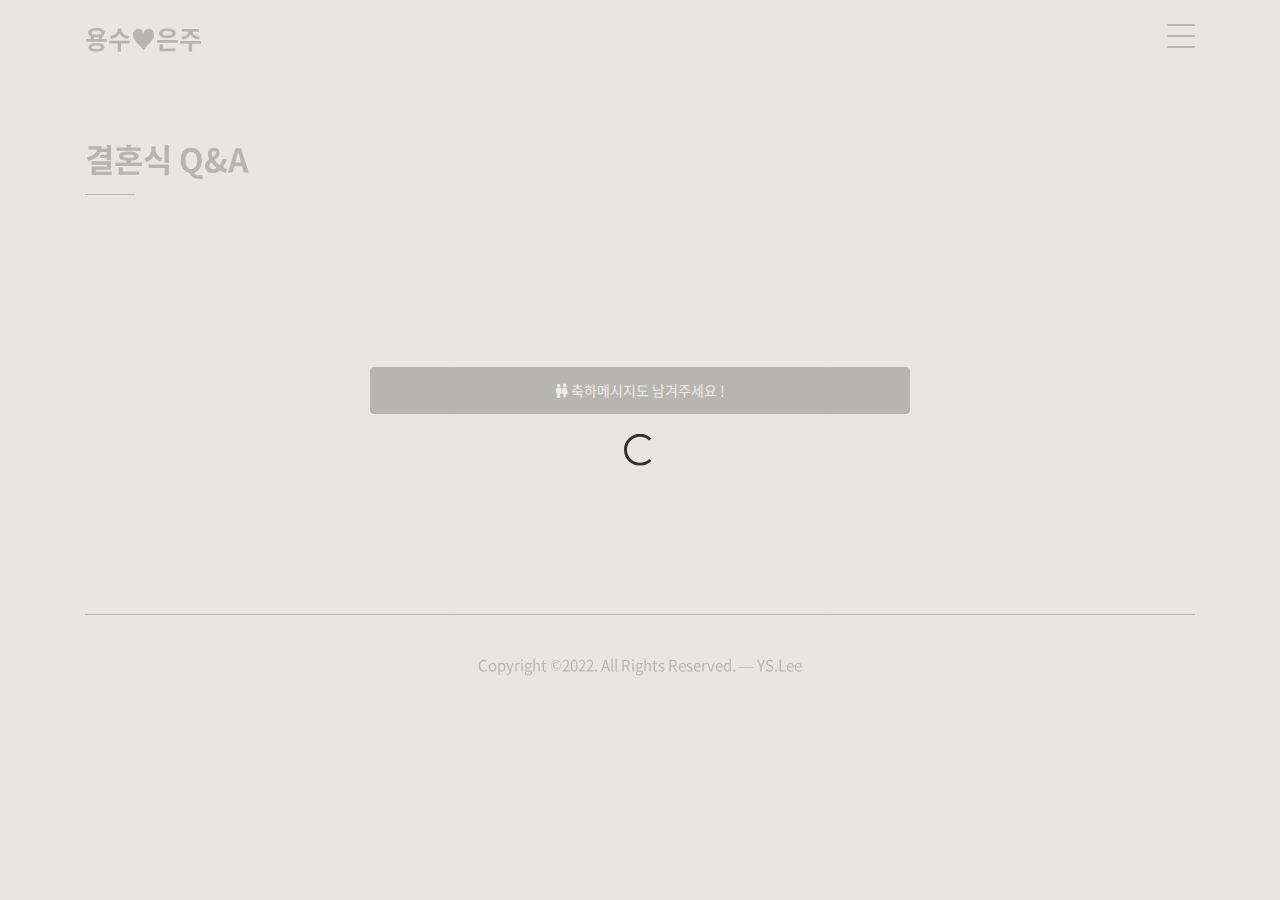
<file: info_qna.html>
<!doctype html>
<html lang="ko">
<head>
  <meta charset="utf-8">
  <meta name="viewport" content="width=device-width, initial-scale=1, shrink-to-fit=no">
  <link rel="shortcut icon" href="favicon.png">

  <link href="css/font.css" rel="stylesheet">
  
  <link rel="stylesheet" href="css/bootstrap.min.css">
  <link rel="stylesheet" href="css/animate.min.css">
  <link rel="stylesheet" href="css/owl.carousel.min.css">
  <link rel="stylesheet" href="css/owl.theme.default.min.css">
  <link rel="stylesheet" href="fonts/icomoon/style.css">
  <link rel="stylesheet" href="fonts/feather/style.css">
  <link rel="stylesheet" href="fonts/flaticon/font/flaticon.css">
  <link rel="stylesheet" href="css/jquery.fancybox.min.css">
  <link rel="stylesheet" href="css/aos.css">
  <link rel="stylesheet" href="css/style.css">

  <link rel="stylesheet" href="https://cdnjs.cloudflare.com/ajax/libs/font-awesome/5.8.2/css/all.min.css"/>

  <title>자주 묻는 질문 | 용수♥은주</title>
</head>
<body>
  <div class="lines-wrap">
    <div class="lines-inner">
      <div class="lines"></div>
    </div>
  </div>

  <div class="site-mobile-menu site-navbar-target">
    <div class="site-mobile-menu-header">
      <div class="site-mobile-menu-close">
        <span class="icofont-close js-menu-toggle"></span>
      </div>
    </div>
    <div class="site-mobile-menu-body"></div>
  </div>


  <nav class="site-nav">
    <div class="container">
      <div class="site-navigation">
        <a href="index.html" class="logo float-left m-0">용수♥은주</a>

        <ul class="js-clone-nav d-none d-lg-inline-noone text-left site-menu">
          <li class="active"><a href="index.html">♥</a></li>
          <li><a href="gallery.html">갤러리</a></li>
          <li class="has-children">
            <a href="#">정보</a>
            <ul class="dropdown">
              <li><a href="info_ordr.html">결혼식 식순</a></li>
              <li><a href="info_travel.html">대전 여행 정보</a></li>
              <li><a href="info_qna.html">자주 묻는 질문</a></li>
            </ul>
          </li>
          <li><a href="message.html">축하 메시지</a></li>
          <li><a href="map.html">오시는길</a></li>
        </ul>

        <a href="#" class="burger ml-auto float-right site-menu-toggle js-menu-toggle d-inline-block d-lg-block" data-toggle="collapse" data-target="#main-navbar">
          <span></span>
        </a>

      </div>
    </div>
  </nav>

  <div class="site-section slider-team-wrap">
    <div class="container">

      <div class="row mb-5 align-items-center">
        <div class="col-md-12">
          <h2 class="font-weight-bold">결혼식 Q&A</h2>
          <div class="line my-3 me-auto"></div>
        </div>
      </div>


  </div>



  <div class="custom-hero">
    <div class="container">
      <div class="row justify-content-center mb-4">
        <div class="col-lg-6">
          <p class="mt-2"><a href="message.html" class="btn btn-primary" style="width: 100%;"><i class="fas fa-male"></i><i class="fas fa-female"></i> 축하메시지도 남겨주세요 !</a></p>
        </div>
      </div>
    </div>
  </div>

  <div class="site-footer">
    <div class="container">
      <div class="row justify-content-center text-center copyright">
        <div class="col-md-8">
          <p>Copyright &copy;2022. All Rights Reserved. &mdash; YS.Lee</p>
        </div>
      </div>
    </div>
  </div>


  <div id="overlayer"></div>
  <div class="loader">
    <div class="spinner-border" role="status">
      <span class="sr-only">Loading...</span>
    </div>
  </div>

  <script src="js/jquery-3.5.1.min.js"></script>
  <script src="js/jquery-migrate-3.0.0.min.js"></script>
  <script src="js/popper.min.js"></script>    <!--툴팁 및 팝오버 포지셔닝 엔진 js-->
  <script src="js/bootstrap.min.js"></script>    <!--bootstrap js-->
  <script src="js/owl.carousel.min.js"></script>    <!--반응형 캐러셀 슬라이더 js-->
  <script src="js/aos.js"></script>    <!--스크롤 라이브러리에 애니메이션 js-->
  <script src="js/imagesloaded.pkgd.js"></script>    <!--이미지가 모두 로딩되었는지 감지 js-->
  <script src="js/isotope.pkgd.min.js"></script>    <!--항목별로 볼 수 있는 필터와 이미지 정렬 js-->
  <script src="js/jquery.animateNumber.min.js"></script>    <!--숫자 카운팅 js-->
  <script src="js/jquery.stellar.min.js"></script>    <!--화면 스크롤 애니메이션 효과 js-->
  <script src="js/jarallax.min.js"></script>
  <script src="js/jarallax-element.min.js"></script>
  <script src="js/jquery.waypoints.min.js"></script>
  <script src="js/jquery.fancybox.min.js"></script>

  <script src="js/jquery.lettering.js"></script>


  <script src="js/TweenMax.min.js"></script>
  <script src="js/ScrollMagic.min.js"></script>
  <script src="js/scrollmagic.animation.gsap.min.js"></script>
  <script src="js/debug.addIndicators.min.js"></script>


  <script src="js/custom.js"></script>

  
</body>
</html>
</file>
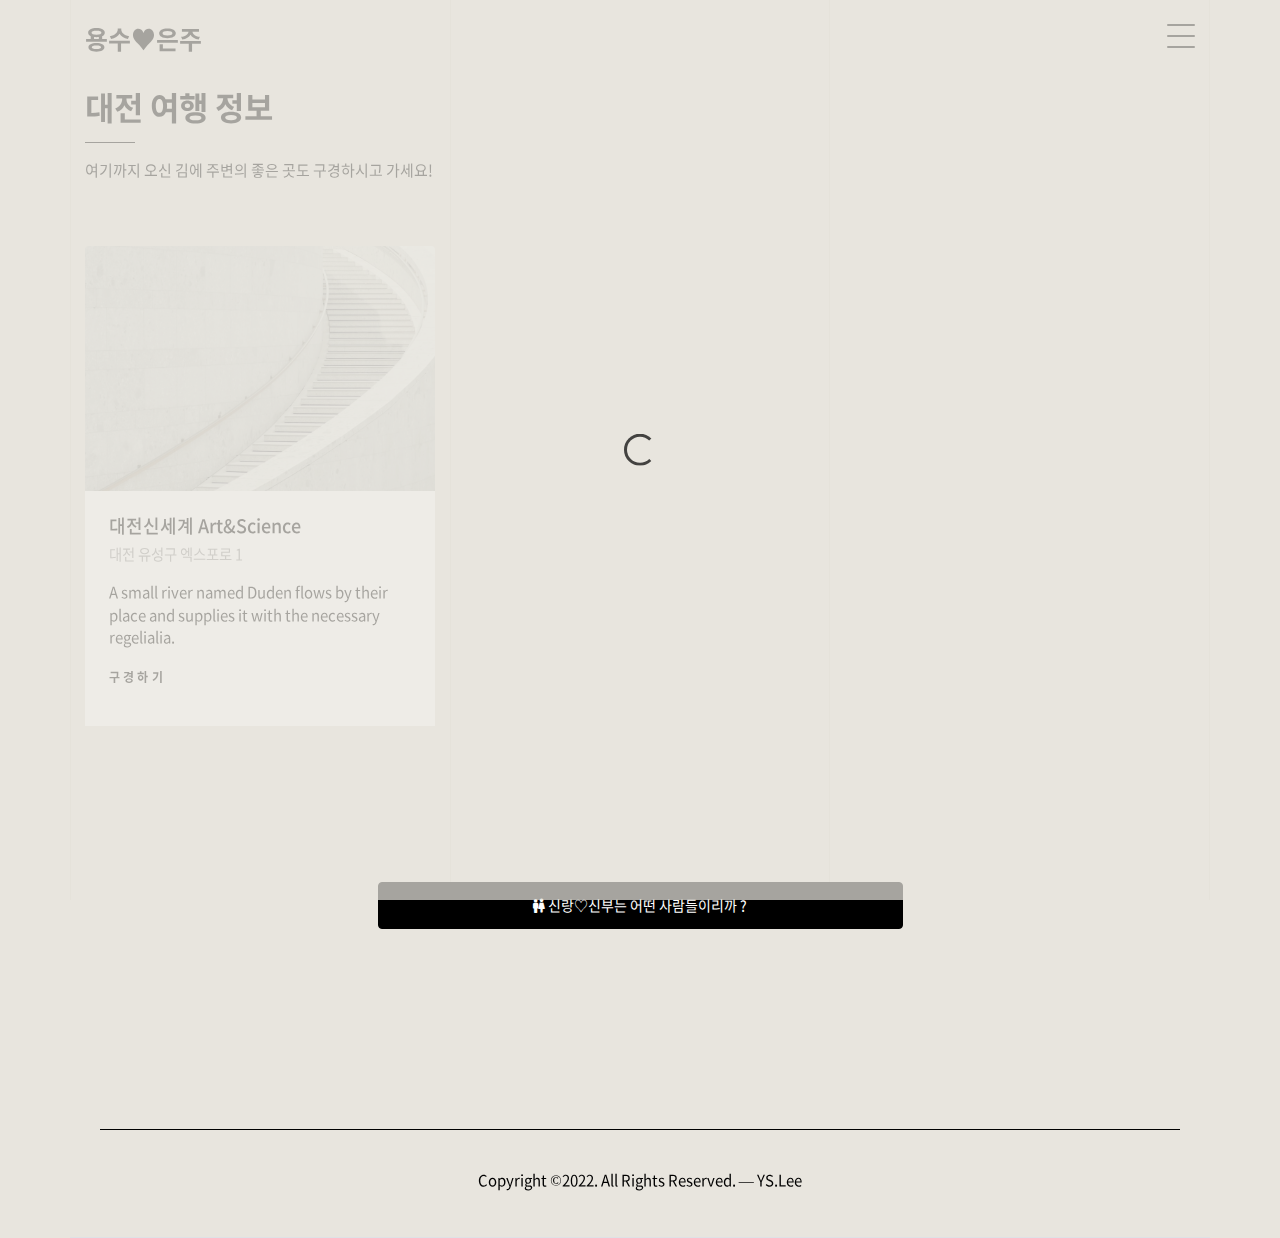
<file: info_travel.html>
<!doctype html>
<html lang="ko">
<head>
  <meta charset="utf-8">
  <meta name="viewport" content="width=device-width, initial-scale=1, shrink-to-fit=no">
  <link rel="shortcut icon" href="favicon.png">

  <link href="css/font.css" rel="stylesheet">
  
  <link rel="stylesheet" href="css/bootstrap.min.css">
  <link rel="stylesheet" href="css/animate.min.css">
  <link rel="stylesheet" href="css/owl.carousel.min.css">
  <link rel="stylesheet" href="css/owl.theme.default.min.css">
  <link rel="stylesheet" href="fonts/icomoon/style.css">
  <link rel="stylesheet" href="fonts/feather/style.css">
  <link rel="stylesheet" href="fonts/flaticon/font/flaticon.css">
  <link rel="stylesheet" href="css/jquery.fancybox.min.css">
  <link rel="stylesheet" href="css/aos.css">
  <link rel="stylesheet" href="css/style.css">

  <link rel="stylesheet" href="https://cdnjs.cloudflare.com/ajax/libs/font-awesome/5.8.2/css/all.min.css"/>

  <title>대전 여행 정보 | 용수♥은주</title>
</head>
<body>
  <div class="lines-wrap">
    <div class="lines-inner">
      <div class="lines"></div>
    </div>
  </div>

  <div class="site-mobile-menu site-navbar-target">
    <div class="site-mobile-menu-header">
      <div class="site-mobile-menu-close">
        <span class="icofont-close js-menu-toggle"></span>
      </div>
    </div>
    <div class="site-mobile-menu-body"></div>
  </div>


  <nav class="site-nav">
    <div class="container">
      <div class="site-navigation">
        <a href="index.html" class="logo float-left m-0">용수♥은주</a>

        <ul class="js-clone-nav d-none d-lg-inline-noone text-left site-menu">
          <li class="active"><a href="index.html">♥</a></li>
          <li><a href="gallery.html">갤러리</a></li>
          <li class="has-children">
            <a href="#">정보</a>
            <ul class="dropdown">
              <li><a href="info_ordr.html">결혼식 식순</a></li>
              <li><a href="info_travel.html">대전 여행 정보</a></li>
              <li><a href="info_qna.html">자주 묻는 질문</a></li>
            </ul>
          </li>
          <li><a href="message.html">축하 메시지</a></li>
          <li><a href="map.html">오시는길</a></li>
        </ul>

        <a href="#" class="burger ml-auto float-right site-menu-toggle js-menu-toggle d-inline-block d-lg-block" data-toggle="collapse" data-target="#main-navbar">
          <span></span>
        </a>

      </div>
    </div>
  </nav>

  <div class="container pt-5 border-bottom">
    <div class="row">
      <div class="col-md-12">
        <h2 class="font-weight-bold">대전 여행 정보</h2>
        <div class="line my-3 me-auto"></div>
        <p>여기까지 오신 김에 주변의 좋은 곳도 구경하시고 가세요!</p>
      </div>
    </div>

    <div class="row pt-5 ">
      <div class="col-md-6 mb-5 mb-lg-5 col-lg-4">
        <div class="blog_entry">
          <a href="single.html"><img src="images/img_h_3-min.jpg" alt="Free Website Template by Untree.co" class="img-fluid"></a>
          <div class="p-4 bg-white">
            <h3><a href="single.html">대전신세계 Art&Science</a></h3>
            <span class="date">대전 유성구 엑스포로 1</span>
            <p>A small river named Duden flows by their place and supplies it with the necessary regelialia.</p>
            <p class="more"><a href="https://www.instagram.com/explore/tags/%EB%8C%80%EC%A0%84%EC%8B%A0%EC%84%B8%EA%B3%84/">구경하기</a></p>
          </div>
        </div>
      </div>


  </div>



  <div class="custom-hero">
    <div class="container">
      <div class="row justify-content-center mb-4">
        <div class="col-lg-6">
          <p class="mt-2"><a href="info_qna.html" class="btn btn-primary" style="width: 100%;"><i class="fas fa-male"></i><i class="fas fa-female"></i> 신랑♡신부는 어떤 사람들이리까 ?</a></p>
        </div>
      </div>
    </div>
  </div>

  <div class="site-footer">
    <div class="container">
      <div class="row justify-content-center text-center copyright">
        <div class="col-md-8">
          <p>Copyright &copy;2022. All Rights Reserved. &mdash; YS.Lee</p>
        </div>
      </div>
    </div>
  </div>


  <div id="overlayer"></div>
  <div class="loader">
    <div class="spinner-border" role="status">
      <span class="sr-only">Loading...</span>
    </div>
  </div>

  <script src="js/jquery-3.5.1.min.js"></script>
  <script src="js/jquery-migrate-3.0.0.min.js"></script>
  <script src="js/popper.min.js"></script>    <!--툴팁 및 팝오버 포지셔닝 엔진 js-->
  <script src="js/bootstrap.min.js"></script>    <!--bootstrap js-->
  <script src="js/owl.carousel.min.js"></script>    <!--반응형 캐러셀 슬라이더 js-->
  <script src="js/aos.js"></script>    <!--스크롤 라이브러리에 애니메이션 js-->
  <script src="js/imagesloaded.pkgd.js"></script>    <!--이미지가 모두 로딩되었는지 감지 js-->
  <script src="js/isotope.pkgd.min.js"></script>    <!--항목별로 볼 수 있는 필터와 이미지 정렬 js-->
  <script src="js/jquery.animateNumber.min.js"></script>    <!--숫자 카운팅 js-->
  <script src="js/jquery.stellar.min.js"></script>    <!--화면 스크롤 애니메이션 효과 js-->
  <script src="js/jarallax.min.js"></script>
  <script src="js/jarallax-element.min.js"></script>
  <script src="js/jquery.waypoints.min.js"></script>
  <script src="js/jquery.fancybox.min.js"></script>

  <script src="js/jquery.lettering.js"></script>


  <script src="js/TweenMax.min.js"></script>
  <script src="js/ScrollMagic.min.js"></script>
  <script src="js/scrollmagic.animation.gsap.min.js"></script>
  <script src="js/debug.addIndicators.min.js"></script>


  <script src="js/custom.js"></script>

  
</body>
</html>
</file>
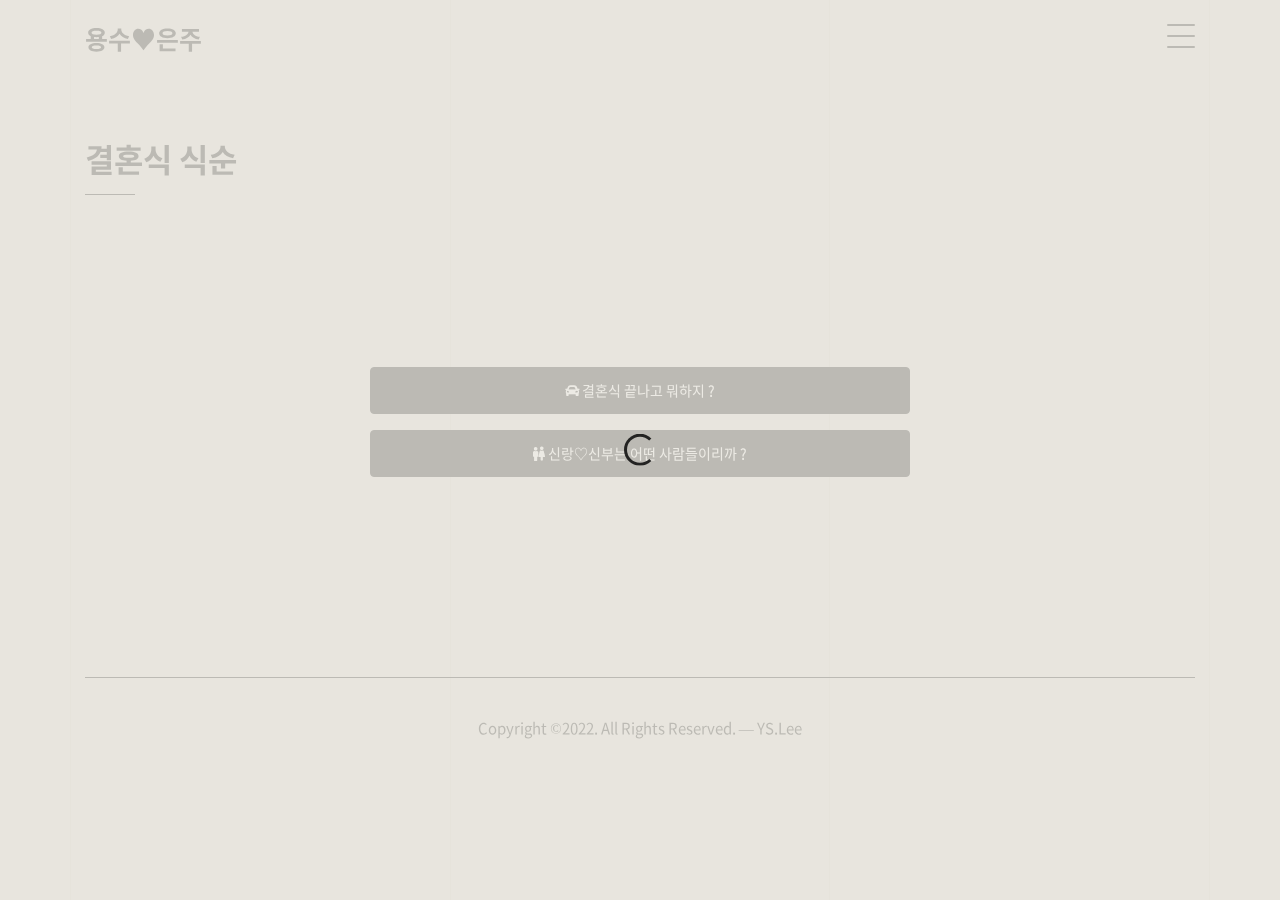
<file: information.html>
<!doctype html>
<html lang="ko">
<head>
  <meta charset="utf-8">
  <meta name="viewport" content="width=device-width, initial-scale=1, shrink-to-fit=no">
  <link rel="shortcut icon" href="favicon.png">

  <link href="css/font.css" rel="stylesheet">
  
  <link rel="stylesheet" href="css/bootstrap.min.css">
  <link rel="stylesheet" href="css/animate.min.css">
  <link rel="stylesheet" href="css/owl.carousel.min.css">
  <link rel="stylesheet" href="css/owl.theme.default.min.css">
  <link rel="stylesheet" href="fonts/icomoon/style.css">
  <link rel="stylesheet" href="fonts/feather/style.css">
  <link rel="stylesheet" href="fonts/flaticon/font/flaticon.css">
  <link rel="stylesheet" href="css/jquery.fancybox.min.css">
  <link rel="stylesheet" href="css/aos.css">
  <link rel="stylesheet" href="css/style.css">

  <link rel="stylesheet" href="https://cdnjs.cloudflare.com/ajax/libs/font-awesome/5.8.2/css/all.min.css"/>

  <title>♥ | 용수♥은주</title>
</head>
<body>
  <div class="lines-wrap">
    <div class="lines-inner">
      <div class="lines"></div>
    </div>
  </div>

  <div class="site-mobile-menu site-navbar-target">
    <div class="site-mobile-menu-header">
      <div class="site-mobile-menu-close">
        <span class="icofont-close js-menu-toggle"></span>
      </div>
    </div>
    <div class="site-mobile-menu-body"></div>
  </div>


  <nav class="site-nav">
    <div class="container">
      <div class="site-navigation">
        <a href="index.html" class="logo float-left m-0">용수♥은주</a>

        <ul class="js-clone-nav d-none d-lg-inline-noone text-left site-menu">
          <li><a href="index.html">♥</a></li>
          <li><a href="gallery.html">갤러리</a></li>
          <li class="active"><a href="information.html">정보</a></li>
          <li><a href="#">축하 메시지</a></li>
          <li><a href="#">오시는길</a></li>
        </ul>

        <a href="#" class="burger ml-auto float-right site-menu-toggle js-menu-toggle d-inline-block d-lg-block" data-toggle="collapse" data-target="#main-navbar">
          <span></span>
        </a>

      </div>
    </div>
  </nav>

  <div class="site-section slider-team-wrap">
    <div class="container">

      <div class="row mb-5 align-items-center">
        <div class="col-md-6">
          <h2 class="font-weight-bold">결혼식 식순</h2>
          <div class="line my-3 me-auto"></div>
        </div>
      </div>

      
  </div>



  <div class="custom-hero">
    <div class="container">
      <div class="row justify-content-center mb-4">
        <div class="col-lg-6">
          <p class="mt-2"><a href="#" class="btn btn-primary" style="width: 100%;"><i class="fas fa-car"></i> 결혼식 끝나고 뭐하지 ?</a></p>
          <p class="mt-2"><a href="#" class="btn btn-primary" style="width: 100%;"><i class="fas fa-male"></i><i class="fas fa-female"></i> 신랑♡신부는 어떤 사람들이리까 ?</a></p>
        </div>
      </div>
    </div>
  </div>

  <div class="site-footer">
    <div class="container">
      <div class="row justify-content-center text-center copyright">
        <div class="col-md-8">
          <p>Copyright &copy;2022. All Rights Reserved. &mdash; YS.Lee</p>
        </div>
      </div>
    </div>
  </div>


  <div id="overlayer"></div>
  <div class="loader">
    <div class="spinner-border" role="status">
      <span class="sr-only">Loading...</span>
    </div>
  </div>

  <script src="js/jquery-3.5.1.min.js"></script>
  <script src="js/jquery-migrate-3.0.0.min.js"></script>
  <script src="js/popper.min.js"></script>    <!--툴팁 및 팝오버 포지셔닝 엔진 js-->
  <script src="js/bootstrap.min.js"></script>    <!--bootstrap js-->
  <script src="js/owl.carousel.min.js"></script>    <!--반응형 캐러셀 슬라이더 js-->
  <script src="js/aos.js"></script>    <!--스크롤 라이브러리에 애니메이션 js-->
  <script src="js/imagesloaded.pkgd.js"></script>    <!--이미지가 모두 로딩되었는지 감지 js-->
  <script src="js/isotope.pkgd.min.js"></script>    <!--항목별로 볼 수 있는 필터와 이미지 정렬 js-->
  <script src="js/jquery.animateNumber.min.js"></script>    <!--숫자 카운팅 js-->
  <script src="js/jquery.stellar.min.js"></script>    <!--화면 스크롤 애니메이션 효과 js-->
  <script src="js/jarallax.min.js"></script>
  <script src="js/jarallax-element.min.js"></script>
  <script src="js/jquery.waypoints.min.js"></script>
  <script src="js/jquery.fancybox.min.js"></script>

  <script src="js/jquery.lettering.js"></script>


  <script src="js/TweenMax.min.js"></script>
  <script src="js/ScrollMagic.min.js"></script>
  <script src="js/scrollmagic.animation.gsap.min.js"></script>
  <script src="js/debug.addIndicators.min.js"></script>


  <script src="js/custom.js"></script>

  
</body>
</html>
</file>
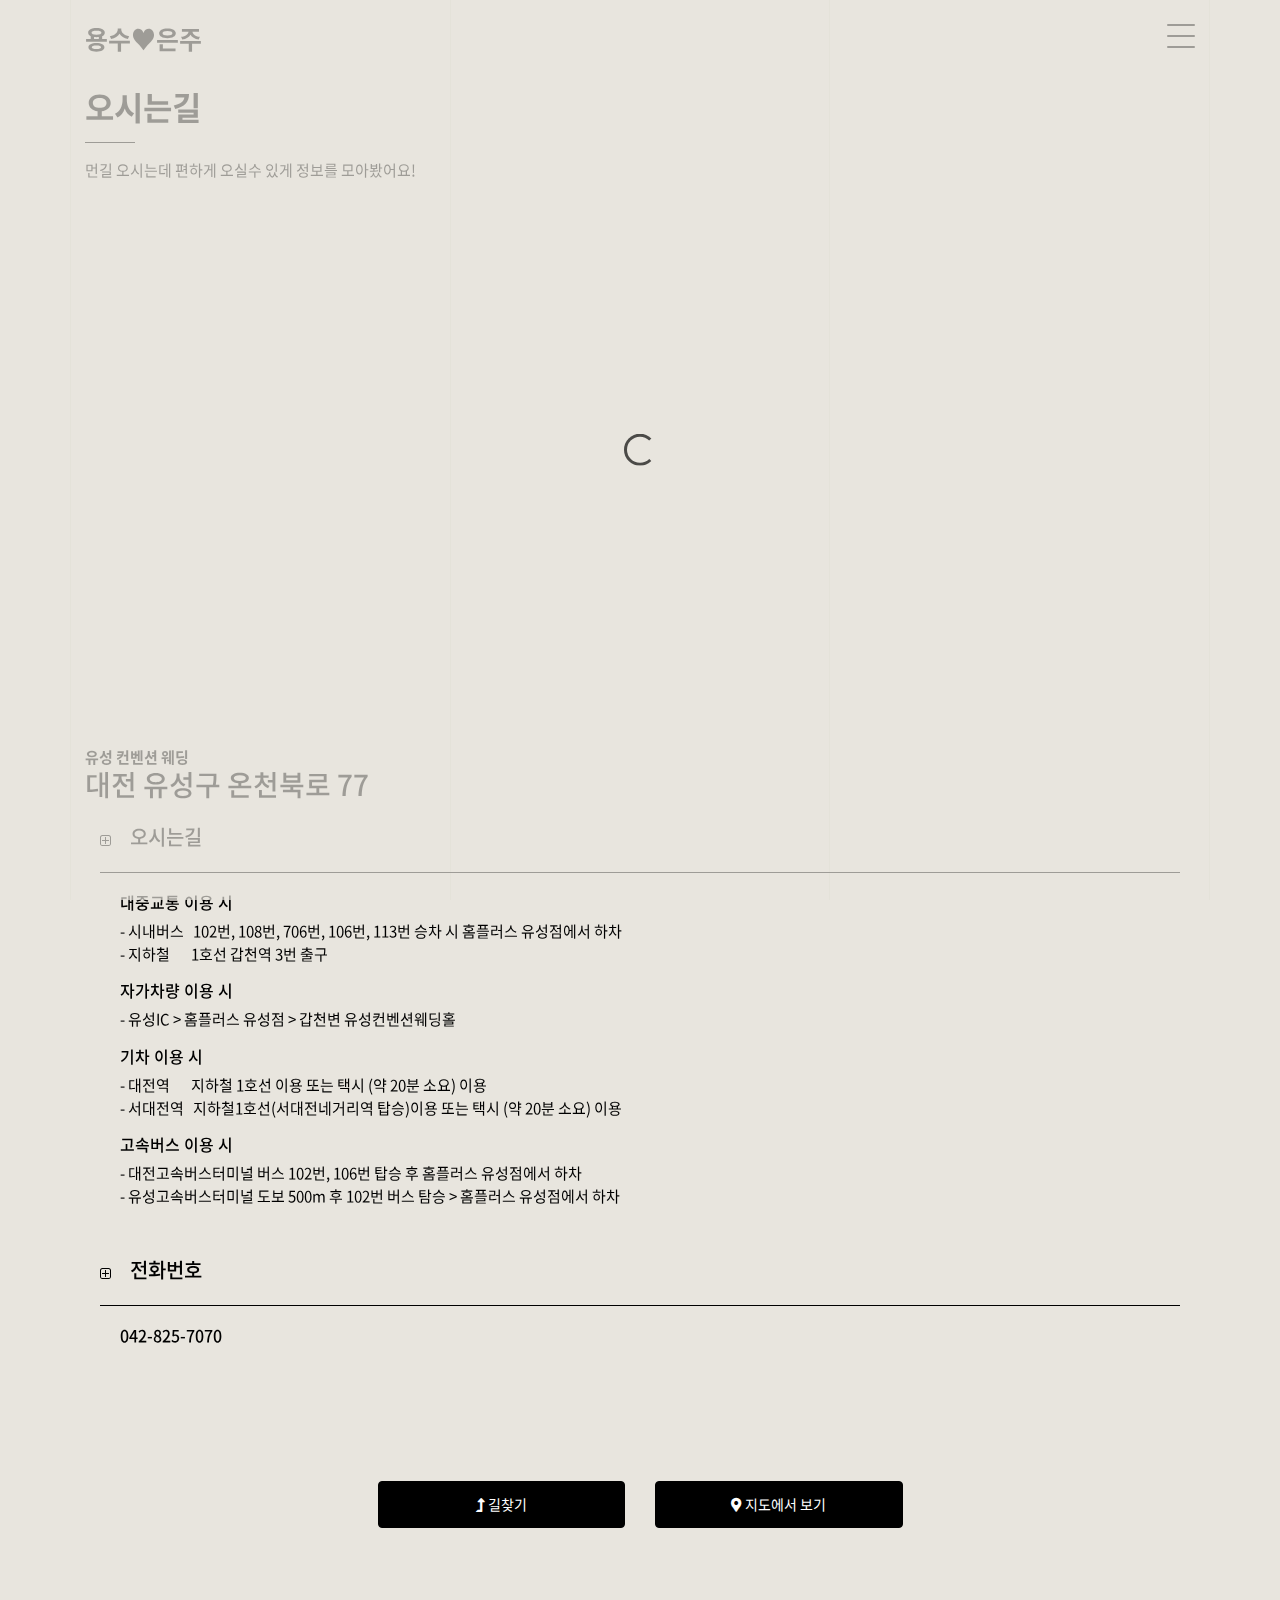
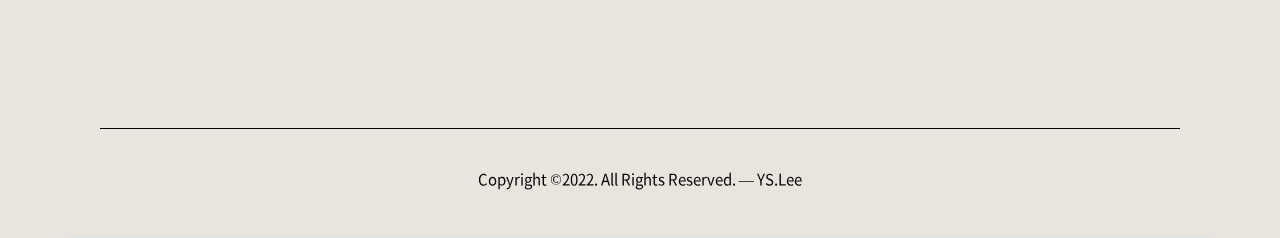
<file: map.html>
<!doctype html>
<html lang="ko">
<head>
  <meta charset="utf-8">
  <meta name="viewport" content="width=device-width, initial-scale=1, shrink-to-fit=no">
  <link rel="shortcut icon" href="favicon.png">

  <link href="css/font.css" rel="stylesheet">
  
  <link rel="stylesheet" href="css/bootstrap.min.css">
  <link rel="stylesheet" href="css/animate.min.css">
  <link rel="stylesheet" href="css/owl.carousel.min.css">
  <link rel="stylesheet" href="css/owl.theme.default.min.css">
  <link rel="stylesheet" href="fonts/icomoon/style.css">
  <link rel="stylesheet" href="fonts/feather/style.css">
  <link rel="stylesheet" href="fonts/flaticon/font/flaticon.css">
  <link rel="stylesheet" href="css/jquery.fancybox.min.css">
  <link rel="stylesheet" href="css/aos.css">
  <link rel="stylesheet" href="css/style.css">
  <style>
    .wrap {position: absolute;left: 5px;bottom: 70px;width: 288px;height: 132px;margin-left: -144px;text-align: left;overflow: hidden;font-size: 12px;font-family: 'Malgun Gothic', dotum, '돋움', sans-serif;line-height: 1.5;}
    .wrap * {padding: 0;margin: 0;}
    .wrap .info {width: 286px;height: 120px;border-radius: 5px;border-bottom: 2px solid #ccc;border-right: 1px solid #ccc;overflow: hidden;background: #fff;}
    .wrap .info:nth-child(1) {border: 0;box-shadow: 0px 1px 2px #888;}
    .info .title {padding: 5px 0 0 10px;height: 30px;background: #eee;border-bottom: 1px solid #ddd;font-size: 18px;font-weight: bold;}
    .info .close {position: absolute;top: 10px;right: 10px;color: #888;width: 17px;height: 17px;background: url('https://t1.daumcdn.net/localimg/localimages/07/mapapidoc/overlay_close.png');}
    .info .close:hover {cursor: pointer;}
    .info .body {position: relative;overflow: hidden;}
    .info .desc {position: relative;margin: 13px 0 0 90px;height: 75px;}
    .desc .ellipsis {overflow: hidden;text-overflow: ellipsis;white-space: nowrap;}
    .desc .jibun {font-size: 11px;color: #888;margin-top: -2px;}
    .info .img {position: absolute;top: 6px;left: 5px;width: 73px;height: 71px;border: 1px solid #ddd;color: #888;overflow: hidden;}
    .info:after {content: '';position: absolute;margin-left: -12px;left: 50%;bottom: 0;width: 22px;height: 12px;background: url('https://t1.daumcdn.net/localimg/localimages/07/mapapidoc/vertex_white.png')}
    .info .link {color: #5085BB;}
  </style>

  <link rel="stylesheet" href="https://cdnjs.cloudflare.com/ajax/libs/font-awesome/5.8.2/css/all.min.css"/>

  <title>오시는길 | 용수♥은주</title>
</head>
<body>
  <div class="lines-wrap">
    <div class="lines-inner">
      <div class="lines"></div>
    </div>
  </div>

  <div class="site-mobile-menu site-navbar-target">
    <div class="site-mobile-menu-header">
      <div class="site-mobile-menu-close">
        <span class="icofont-close js-menu-toggle"></span>
      </div>
    </div>
    <div class="site-mobile-menu-body"></div>
  </div>


  <nav class="site-nav">
    <div class="container">
      <div class="site-navigation">
        <a href="index.html" class="logo float-left m-0">용수♥은주</a>

        <ul class="js-clone-nav d-none d-lg-inline-noone text-left site-menu">
          <li class="active"><a href="index.html">♥</a></li>
          <li><a href="gallery.html">갤러리</a></li>
          <li class="has-children">
            <a href="#">정보</a>
            <ul class="dropdown">
              <li><a href="info_ordr.html">결혼식 식순</a></li>
              <li><a href="info_travel.html">대전 여행 정보</a></li>
              <li><a href="info_qna.html">자주 묻는 질문</a></li>
            </ul>
          </li>
          <li><a href="message.html">축하 메시지</a></li>
          <li><a href="map.html">오시는길</a></li>
        </ul>

        <a href="#" class="burger ml-auto float-right site-menu-toggle js-menu-toggle d-inline-block d-lg-block" data-toggle="collapse" data-target="#main-navbar">
          <span></span>
        </a>

      </div>
    </div>
  </nav>

  <div class="container pt-5 border-bottom">
    <div class="row">
      <div class="col-md-12">
        <h2 class="font-weight-bold">오시는길</h2>
        <div class="line my-3 me-auto"></div>
        <p>먼길 오시는데 편하게 오실수 있게 정보를 모아봤어요!</p>
      </div>


      <!--    길찾기 https://map.kakao.com/link/to/카카오판교오피스,37.402056,127.108212-->
      <div class="col-md-12">
        <div id="map" style="height:500px;"></div>


        <div class="pt-5 categories_tags ">
          <span>유성 컨벤션 웨딩</span>
          <h3>대전 유성구 온천북로 77</h3>
        </div>

        <div class="col-lg-12">
          <div class="custom-accordion" id="accordion_1">
            <div class="accordion-item">

              <h2 class="mb-0">
                <button class="btn btn-link" type="button"><h5>오시는길</h5></button>
              </h2>

              <div id="collapseOne" class="collapse show" aria-labelledby="headingOne" data-parent="#accordion_1">
                <div class="accordion-body">
                  <h6>대중교통 이용 시</h6>
                  <p>
                    - 시내버스 &nbsp;&nbsp;102번, 108번, 706번, 106번, 113번 승차 시 홈플러스 유성점에서 하차<br>
                    - 지하철 &nbsp;&nbsp;&nbsp;&nbsp;&nbsp;&nbsp;1호선 갑천역 3번 출구</p>

                  <h6>자가차량 이용 시</h6>
                  <p>- 유성IC > 홈플러스 유성점 > 갑천변 유성컨벤션웨딩홀</p>

                  <h6>기차 이용 시</h6>
                  <p>
                    - 대전역 &nbsp;&nbsp;&nbsp;&nbsp;&nbsp;&nbsp;지하철 1호선 이용 또는 택시 (약 20분 소요) 이용<br>
                    - 서대전역 &nbsp;&nbsp;지하철1호선(서대전네거리역 탑승)이용 또는 택시 (약 20분 소요) 이용</p>

                  <h6>고속버스 이용 시</h6>
                  <p>
                    - 대전고속버스터미널 버스 102번, 106번 탑승 후 홈플러스 유성점에서 하차<br>
                    - 유성고속버스터미널 도보 500m 후 102번 버스 탐승 > 홈플러스 유성점에서 하차</p>

                </div>
              </div>
            </div> <!-- .accordion-item -->

            <div class="accordion-item">
              <h2 class="mb-0">
                <button class="btn btn-link" type="button"><h5>전화번호</h5></button>
              </h2>

              <div id="collapseTwo" class="collapse show" aria-labelledby="headingOne" data-parent="#accordion_1">
                <div class="accordion-body"><h6>042-825-7070</h6></div>
              </div>
            </div> <!-- .accordion-item -->


          </div>
        </div>
      </div>
    </div>



  <div class="custom-hero">
    <div class="container">
      <div class="row justify-content-center mb-4">
        <div class="col-lg-3">
          <p class="mt-2"><a href="https://map.kakao.com/?from=roughmap&eName=%EC%9C%A0%EC%84%B1%EC%BB%A8%EB%B2%A4%EC%85%98%EC%9B%A8%EB%94%A9&eX=578881.0&eY=794179.0" target="_blank" class="btn btn-primary" style="width: 100%;"><i class="fas fa-level-up-alt"></i> 길찾기</a></p>
        </div>
        <div class="col-lg-3">
          <p class="mt-2"><a href="https://map.kakao.com/?map_type=TYPE_MAP&from=roughmap&srcid=10457235&itemId=10457235&q=%EC%9C%A0%EC%84%B1%EC%BB%A8%EB%B2%A4%EC%85%98%EC%9B%A8%EB%94%A9&urlX=578881.0&urlY=794179.0" target="_blank" class="btn btn-primary" style="width: 100%;"><i class="fas fa-map-marker-alt"></i> 지도에서 보기</a></p>
        </div>
      </div>
    </div>
  </div>

  <div class="site-footer">
    <div class="container">
      <div class="row justify-content-center text-center copyright">
        <div class="col-md-8">
          <p>Copyright &copy;2022. All Rights Reserved. &mdash; YS.Lee</p>
        </div>
      </div>
    </div>
  </div>


  <div id="overlayer"></div>
  <div class="loader">
    <div class="spinner-border" role="status">
      <span class="sr-only">Loading...</span>
    </div>
  </div>

  <script src="js/jquery-3.5.1.min.js"></script>
  <script src="js/jquery-migrate-3.0.0.min.js"></script>
  <script src="js/popper.min.js"></script>    <!--툴팁 및 팝오버 포지셔닝 엔진 js-->
  <script src="js/bootstrap.min.js"></script>    <!--bootstrap js-->
  <script src="js/owl.carousel.min.js"></script>    <!--반응형 캐러셀 슬라이더 js-->
  <script src="js/aos.js"></script>    <!--스크롤 라이브러리에 애니메이션 js-->
  <script src="js/imagesloaded.pkgd.js"></script>    <!--이미지가 모두 로딩되었는지 감지 js-->
  <script src="js/isotope.pkgd.min.js"></script>    <!--항목별로 볼 수 있는 필터와 이미지 정렬 js-->
  <script src="js/jquery.animateNumber.min.js"></script>    <!--숫자 카운팅 js-->
  <script src="js/jquery.stellar.min.js"></script>    <!--화면 스크롤 애니메이션 효과 js-->
  <script src="js/jarallax.min.js"></script>
  <script src="js/jarallax-element.min.js"></script>
  <script src="js/jquery.waypoints.min.js"></script>
  <script src="js/jquery.fancybox.min.js"></script>

  <script src="js/jquery.lettering.js"></script>


  <script src="js/TweenMax.min.js"></script>
  <script src="js/ScrollMagic.min.js"></script>
  <script src="js/scrollmagic.animation.gsap.min.js"></script>
  <script src="js/debug.addIndicators.min.js"></script>


  <script src="js/custom.js"></script>


    <script type="text/javascript" src="//dapi.kakao.com/v2/maps/sdk.js?appkey=11a174270066cae19779064d65b2d168"></script>
    <script>
      var mapContainer = document.getElementById('map'), // 지도의 중심좌표
              mapOption = {
                center: new kakao.maps.LatLng(36.356342, 127.351559), // 지도의 중심좌표
                level: 3 // 지도의 확대 레벨
              };

      var map = new kakao.maps.Map(mapContainer, mapOption); // 지도를 생성합니다

      var imageSrc = 'img/marker2.png', // 마커이미지의 주소입니다
              imageSize = new kakao.maps.Size(64, 69), // 마커이미지의 크기입니다
              imageOption = {offset: new kakao.maps.Point(27, 69)}; // 마커이미지의 옵션입니다. 마커의 좌표와 일치시킬 이미지 안에서의 좌표를 설정합니다.

      // 마커의 이미지정보를 가지고 있는 마커이미지를 생성합니다
      var markerImage = new kakao.maps.MarkerImage(imageSrc, imageSize, imageOption),
              markerPosition = new kakao.maps.LatLng(37.54699, 127.09598); // 마커가 표시될 위치입니다


      // 지도에 마커를 표시합니다
      var marker = new kakao.maps.Marker({
        map: map,
        position: new kakao.maps.LatLng(36.356342, 127.351559),
        image: markerImage // 마커이미지 설정

      });

      // 커스텀 오버레이에 표시할 컨텐츠 입니다
      // 커스텀 오버레이는 아래와 같이 사용자가 자유롭게 컨텐츠를 구성하고 이벤트를 제어할 수 있기 때문에
      // 별도의 이벤트 메소드를 제공하지 않습니다
      var content = '<div class="wrap">' +
              '    <div class="info">' +
              '        <div class="title">' +
              '            유성 컨벤션 웨딩' +
              '            <div class="close" onclick="closeOverlay()" title="닫기"></div>' +
              '        </div>' +
              '        <div class="body">' +
              '            <div class="img">' +
              '                <img src="img/a1.jpg" width="73" height="70">' +
              '           </div>' +
              '            <div class="desc">' +
              '                <div class="ellipsis">대전 유성구 온천북로 77 (우)34185</div>' +
              '                <div class="jibun ellipsis">(우) 34185 (지번) 봉명동 692-4</div>' +
              '            </div>' +
              '        </div>' +
              '    </div>' +
              '</div>';

      // 마커 위에 커스텀오버레이를 표시합니다
      // 마커를 중심으로 커스텀 오버레이를 표시하기위해 CSS를 이용해 위치를 설정했습니다
      var overlay = new kakao.maps.CustomOverlay({
        content: content,
        map: map,
        position: marker.getPosition()
      });

      // 마커를 클릭했을 때 커스텀 오버레이를 표시합니다
      kakao.maps.event.addListener(marker, 'click', function() {
        overlay.setMap(map);
      });

      // 커스텀 오버레이를 닫기 위해 호출되는 함수입니다
      function closeOverlay() {
        overlay.setMap(null);
      }

    </script>

  
</body>
</html>
</file>
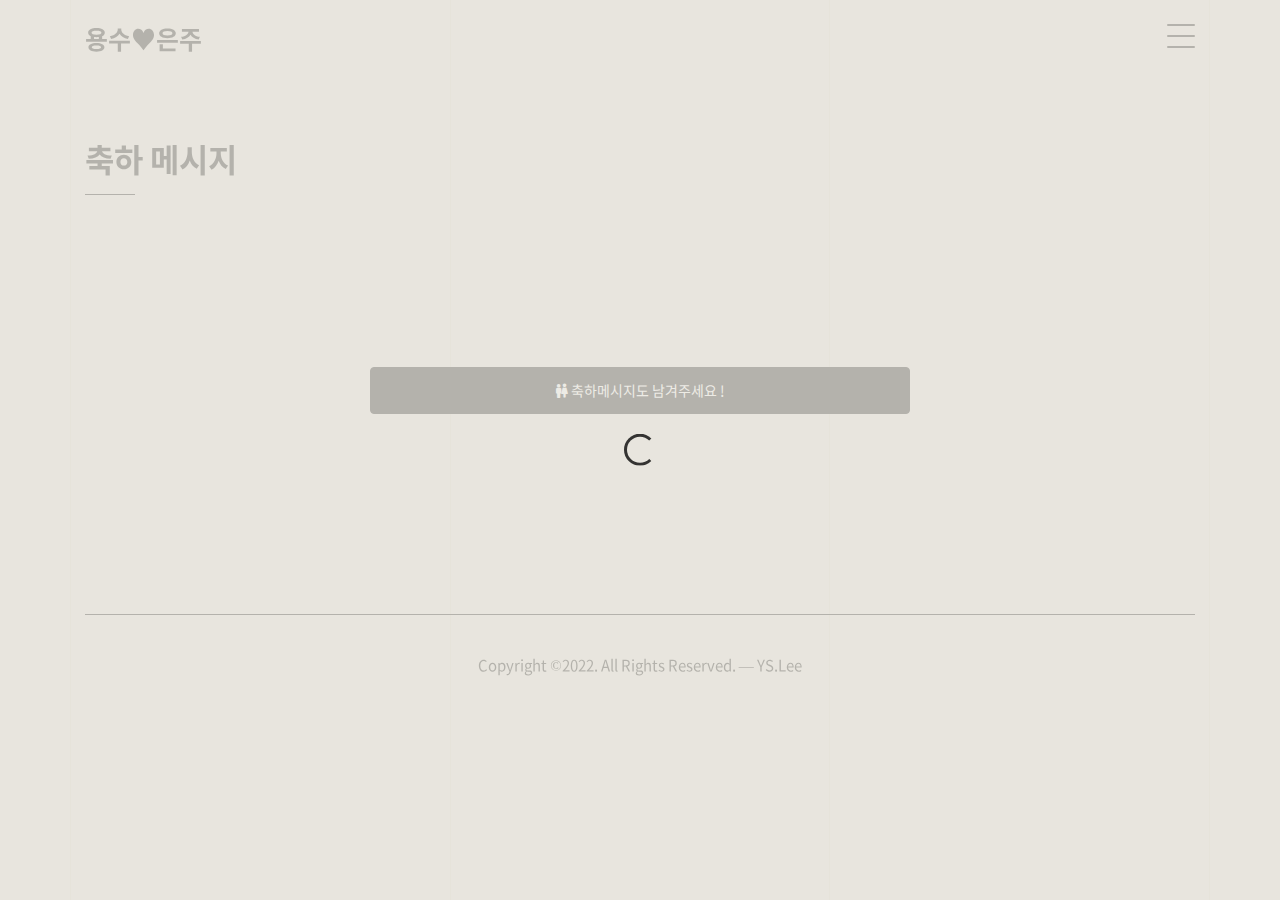
<file: message.html>
<!doctype html>
<html lang="ko">
<head>
  <meta charset="utf-8">
  <meta name="viewport" content="width=device-width, initial-scale=1, shrink-to-fit=no">
  <link rel="shortcut icon" href="favicon.png">

  <link href="css/font.css" rel="stylesheet">
  
  <link rel="stylesheet" href="css/bootstrap.min.css">
  <link rel="stylesheet" href="css/animate.min.css">
  <link rel="stylesheet" href="css/owl.carousel.min.css">
  <link rel="stylesheet" href="css/owl.theme.default.min.css">
  <link rel="stylesheet" href="fonts/icomoon/style.css">
  <link rel="stylesheet" href="fonts/feather/style.css">
  <link rel="stylesheet" href="fonts/flaticon/font/flaticon.css">
  <link rel="stylesheet" href="css/jquery.fancybox.min.css">
  <link rel="stylesheet" href="css/aos.css">
  <link rel="stylesheet" href="css/style.css">

  <link rel="stylesheet" href="https://cdnjs.cloudflare.com/ajax/libs/font-awesome/5.8.2/css/all.min.css"/>

  <title>축하 메시지 | 용수♥은주</title>
</head>
<body>
  <div class="lines-wrap">
    <div class="lines-inner">
      <div class="lines"></div>
    </div>
  </div>

  <div class="site-mobile-menu site-navbar-target">
    <div class="site-mobile-menu-header">
      <div class="site-mobile-menu-close">
        <span class="icofont-close js-menu-toggle"></span>
      </div>
    </div>
    <div class="site-mobile-menu-body"></div>
  </div>


  <nav class="site-nav">
    <div class="container">
      <div class="site-navigation">
        <a href="index.html" class="logo float-left m-0">용수♥은주</a>

        <ul class="js-clone-nav d-none d-lg-inline-noone text-left site-menu">
          <li class="active"><a href="index.html">♥</a></li>
          <li><a href="gallery.html">갤러리</a></li>
          <li class="has-children">
            <a href="#">정보</a>
            <ul class="dropdown">
              <li><a href="info_ordr.html">결혼식 식순</a></li>
              <li><a href="info_travel.html">대전 여행 정보</a></li>
              <li><a href="info_qna.html">자주 묻는 질문</a></li>
            </ul>
          </li>
          <li><a href="message.html">축하 메시지</a></li>
          <li><a href="map.html">오시는길</a></li>
        </ul>

        <a href="#" class="burger ml-auto float-right site-menu-toggle js-menu-toggle d-inline-block d-lg-block" data-toggle="collapse" data-target="#main-navbar">
          <span></span>
        </a>

      </div>
    </div>
  </nav>

  <div class="site-section slider-team-wrap">
    <div class="container">

      <div class="row mb-5 align-items-center">
        <div class="col-md-6">
          <h2 class="font-weight-bold">축하 메시지</h2>
          <div class="line my-3 me-auto"></div>
        </div>
      </div>


  </div>



  <div class="custom-hero">
    <div class="container">
      <div class="row justify-content-center mb-4">
        <div class="col-lg-6">
          <p class="mt-2"><a href="message.html" class="btn btn-primary" style="width: 100%;"><i class="fas fa-male"></i><i class="fas fa-female"></i> 축하메시지도 남겨주세요 !</a></p>
        </div>
      </div>
    </div>
  </div>

  <div class="site-footer">
    <div class="container">
      <div class="row justify-content-center text-center copyright">
        <div class="col-md-8">
          <p>Copyright &copy;2022. All Rights Reserved. &mdash; YS.Lee</p>
        </div>
      </div>
    </div>
  </div>


  <div id="overlayer"></div>
  <div class="loader">
    <div class="spinner-border" role="status">
      <span class="sr-only">Loading...</span>
    </div>
  </div>

  <script src="js/jquery-3.5.1.min.js"></script>
  <script src="js/jquery-migrate-3.0.0.min.js"></script>
  <script src="js/popper.min.js"></script>    <!--툴팁 및 팝오버 포지셔닝 엔진 js-->
  <script src="js/bootstrap.min.js"></script>    <!--bootstrap js-->
  <script src="js/owl.carousel.min.js"></script>    <!--반응형 캐러셀 슬라이더 js-->
  <script src="js/aos.js"></script>    <!--스크롤 라이브러리에 애니메이션 js-->
  <script src="js/imagesloaded.pkgd.js"></script>    <!--이미지가 모두 로딩되었는지 감지 js-->
  <script src="js/isotope.pkgd.min.js"></script>    <!--항목별로 볼 수 있는 필터와 이미지 정렬 js-->
  <script src="js/jquery.animateNumber.min.js"></script>    <!--숫자 카운팅 js-->
  <script src="js/jquery.stellar.min.js"></script>    <!--화면 스크롤 애니메이션 효과 js-->
  <script src="js/jarallax.min.js"></script>
  <script src="js/jarallax-element.min.js"></script>
  <script src="js/jquery.waypoints.min.js"></script>
  <script src="js/jquery.fancybox.min.js"></script>

  <script src="js/jquery.lettering.js"></script>


  <script src="js/TweenMax.min.js"></script>
  <script src="js/ScrollMagic.min.js"></script>
  <script src="js/scrollmagic.animation.gsap.min.js"></script>
  <script src="js/debug.addIndicators.min.js"></script>


  <script src="js/custom.js"></script>

  
</body>
</html>
</file>
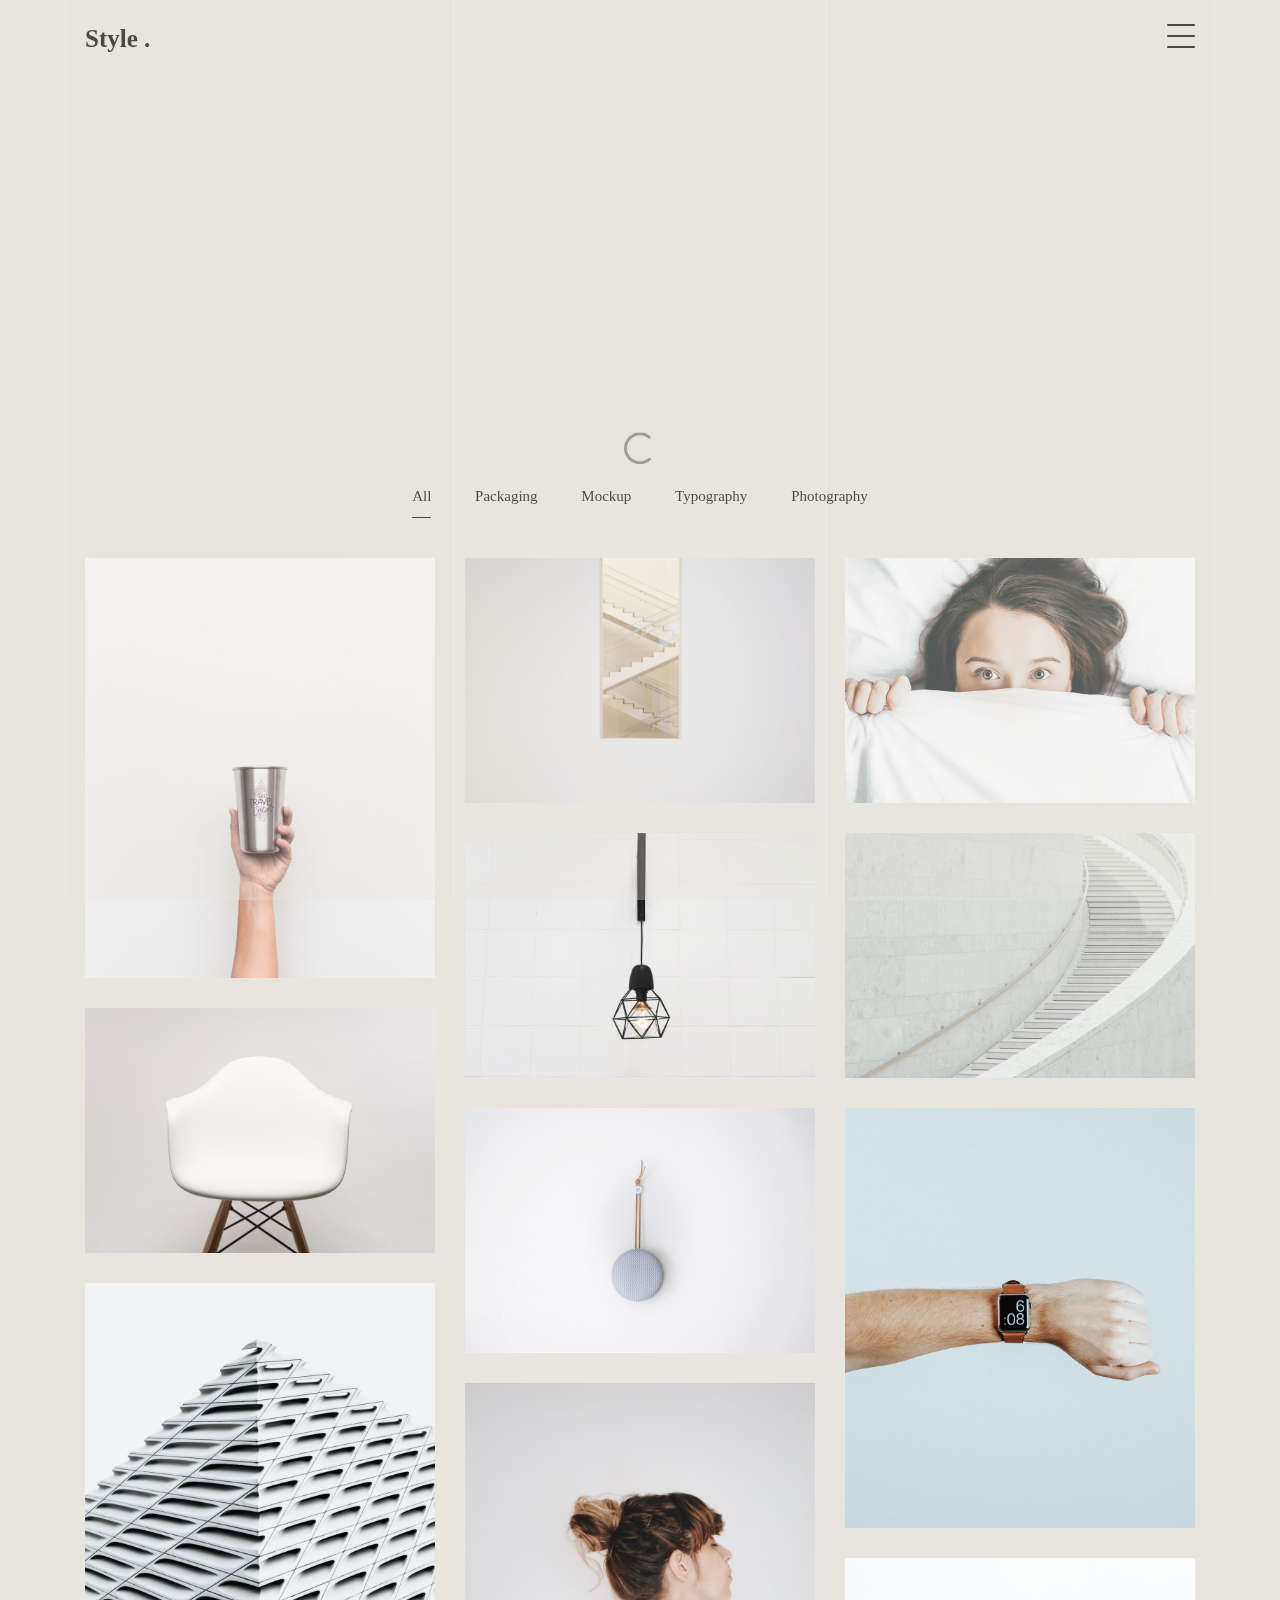
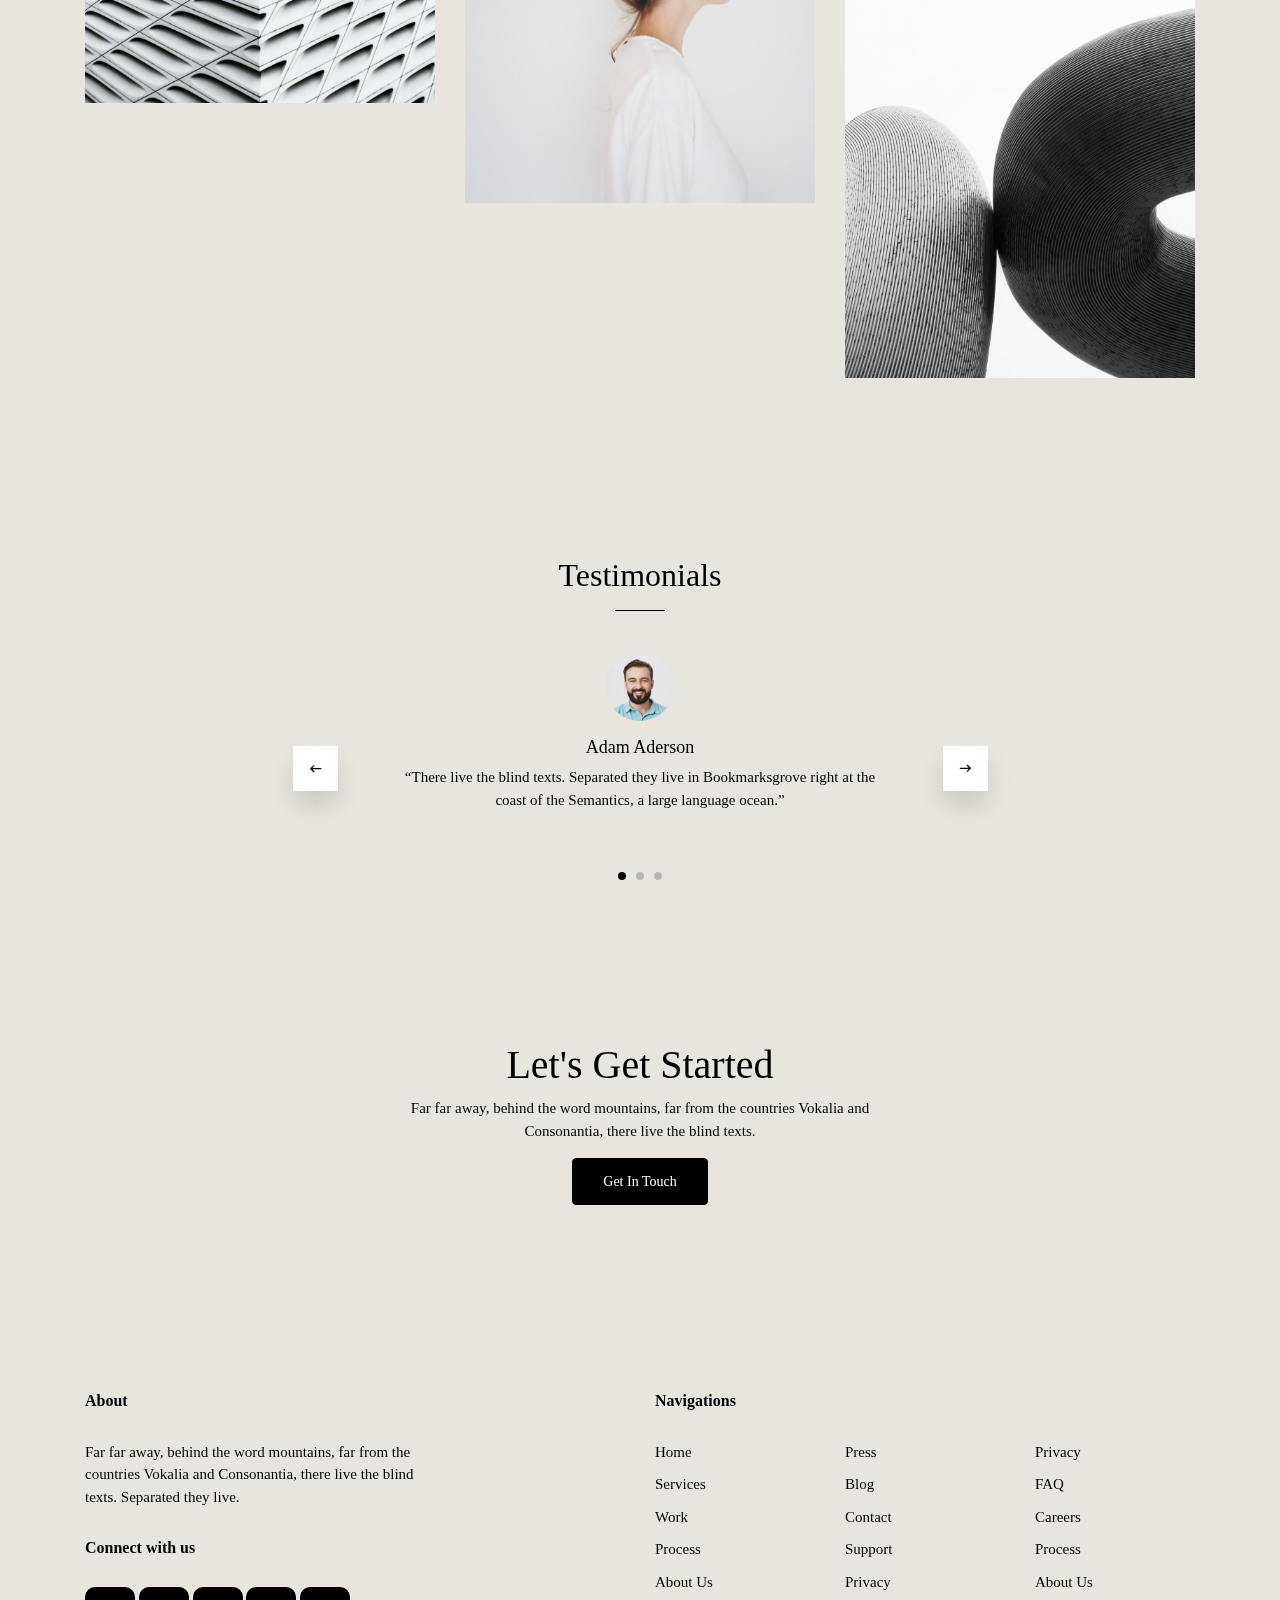
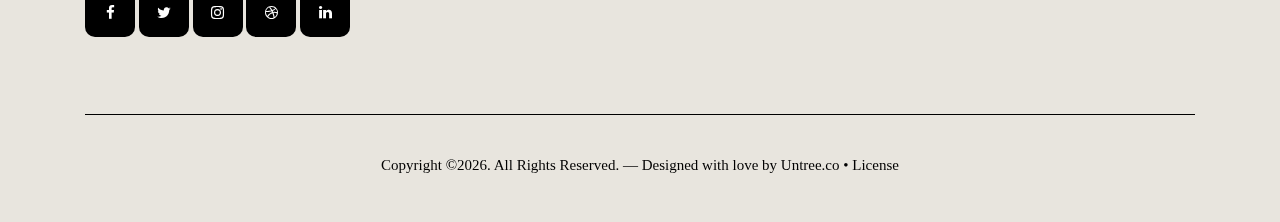
<file: portfolio.html>
<!-- /*
* Template Name: Style
* Template Author: Untree.co
* Tempalte URI: https://untree.co/
* License: https://creativecommons.org/licenses/by/3.0/
*/ -->
<!doctype html>
<html lang="en">
<head>
  <meta charset="utf-8">
  <meta name="viewport" content="width=device-width, initial-scale=1, shrink-to-fit=no">
  <meta name="author" content="Untree.co">
  <link rel="shortcut icon" href="favicon.png">

  <meta name="description" content="" />
  <meta name="keywords" content="free template, bootstrap, bootstrap4" />

  <link rel="preconnect" href="https://fonts.gstatic.com">
  <link href="https://fonts.googleapis.com/css2?family=Crimson+Text:ital@0;1&family=Playfair+Display:ital,wght@0,400;0,700;1,400;1,700&display=swap" rel="stylesheet">
  
  <link rel="stylesheet" href="css/bootstrap.min.css">
  <link rel="stylesheet" href="css/animate.min.css">
  <link rel="stylesheet" href="css/owl.carousel.min.css">
  <link rel="stylesheet" href="css/owl.theme.default.min.css">
  <link rel="stylesheet" href="fonts/icomoon/style.css">
  <link rel="stylesheet" href="fonts/feather/style.css">
  <link rel="stylesheet" href="fonts/flaticon/font/flaticon.css">
  <link rel="stylesheet" href="css/jquery.fancybox.min.css">
  <link rel="stylesheet" href="css/aos.css">
  <link rel="stylesheet" href="css/style.css">

  <title>Style Free HTML Template by Untree.co</title>
</head>
<body>
  <div class="lines-wrap">
    <div class="lines-inner">
      <div class="lines"></div>
    </div>
  </div>
  <!-- END lines -->


  <div class="site-mobile-menu site-navbar-target">
    <div class="site-mobile-menu-header">
      <div class="site-mobile-menu-close">
        <span class="icofont-close js-menu-toggle"></span>
      </div>
    </div>
    <div class="site-mobile-menu-body"></div>
  </div>


  <nav class="site-nav">
    <div class="container">
      <div class="site-navigation">
        <a href="index.html" class="logo float-left m-0">Style <span class="text-primary">.</span></a>

        <ul class="js-clone-nav d-none d-lg-inline-noone text-left site-menu">
          <li><a href="index.html">Home</a></li>
          <li class="has-children">
            <a href="#">Pages</a>
            <ul class="dropdown">
              <li class="active"><a href="portfolio.html">Portfolio</a></li>
              <li><a href="blog.html">Blog</a></li>
              <li><a href="single.html">Single</a></li>
              <li><a href="about.html">About</a></li>
              <li><a href="contact.html">Contact</a></li>

              <li class="has-children">
                <a href="#">Menu Two</a>
                <ul class="dropdown">
                  <li><a href="#">Sub Menu One</a></li>
                  <li><a href="#">Sub Menu Two</a></li>
                  <li><a href="#">Sub Menu Three</a></li>
                </ul>
              </li>
              <li><a href="#">Menu Three</a></li>
            </ul>
          </li>
          <li class="active"><a href="portfolio.html">Portfolio</a></li>
          <li><a href="elements.html">Elements</a></li>
          <li><a href="about.html">About</a></li>
          <li><a href="contact.html">Contact Us</a></li>
        </ul>

        <a href="#" class="burger ml-auto float-right site-menu-toggle js-menu-toggle d-inline-block d-lg-block" data-toggle="collapse" data-target="#main-navbar">
          <span></span>
        </a>

      </div>
    </div>
  </nav>


  <div class="custom-hero">
    <div class="container">
      <div class="row justify-content-center">
        <div class="col-lg-6">
          <h1 class="hero-heading">Portfolio</h1>
          <div  class="line js-line mx-auto mb-3 my-3"></div>
          <p class="sub-text">Far far away, behind the word mountains, far from the countries Vokalia and Consonantia, there live the blind texts.</p>
        </div>
      </div>
    </div>
  </div>

  <div class="site-section" id="portfolio-section">
    <div class="container">

      <div class="filters" data-aos="fade-up" data-aos-delay="100">
        <ul>
          <li class="active" data-filter="*">All</li>
          <li data-filter=".packaging">Packaging</li>
          <li data-filter=".mockup">Mockup</li>
          <li data-filter=".typography">Typography</li>
          <li data-filter=".photography">Photography</li>
        </ul>
      </div>

      <div class="filters-content mb-5" data-aos="fade-up" data-aos-delay="200">
        <div class="row grid">
          <div class="isotope-card col-sm-4 all mockup">
            <a href="images/img_v_4-min.jpg" data-fancybox="gal">
              <img src="images/img_v_4-min.jpg" alt="Image" class="img-fluid">
              <div class="contents">
                <h3>Card Vol. 3</h3>
                <div class="cat">Mockup</div>
              </div>
            </a>
          </div>

          <div class="isotope-card col-sm-4 all mockup">
            <a href="images/img_h_1-min.jpg" data-fancybox="gal">
              <img src="images/img_h_1-min.jpg" alt="Image" class="img-fluid">
              <div class="contents">
                <h3>Card Vol. 3</h3>
                <div class="cat">Mockup</div>
              </div>
            </a>
          </div>
          <div class="isotope-card col-sm-4 all mockup">
            <a href="images/img_h_8-min.jpg" data-fancybox="gal">
              <img src="images/img_h_8-min.jpg" alt="Image" class="img-fluid">
              <div class="contents">
                <h3>Card Vol. 3</h3>
                <div class="cat">Mockup</div>
              </div>
            </a>
          </div>
          <div class="isotope-card col-sm-4 all typography">
            <a href="images/img_h_2-min.jpg" data-fancybox="gal">
              <img src="images/img_h_2-min.jpg" alt="Image" class="img-fluid">
              <div class="contents">
                <h3>House Design</h3>
                <div class="cat">Typography</div>
              </div>
            </a>

          </div>                            
          <div class="isotope-card col-sm-4 all mockup">
            <a href="images/img_h_3-min.jpg" data-fancybox="gal">
              <img src="images/img_h_3-min.jpg" alt="Image" class="img-fluid">
              <div class="contents">
                <h3>WoW</h3>
                <div class="cat">Mockup</div>
              </div>
            </a>
          </div>
          <div class="isotope-card col-sm-4 all packaging">
            <a href="images/img_h_4-min.jpg" data-fancybox="gal">
              <img src="images/img_h_4-min.jpg" alt="Image" class="img-fluid">
              <div class="contents">
                <h3>Seat</h3>
                <div class="cat">Packaging</div>
              </div>
            </a>
          </div>
          <div class="isotope-card col-sm-4 all typography">
            <a href="images/img_h_5-min.jpg" data-fancybox="gal">
              <img src="images/img_h_5-min.jpg" alt="Image" class="img-fluid">
              <div class="contents">
                <h3>Seat</h3>
                <div class="cat">Packaging</div>
              </div>
            </a>
          </div>
          <div class="isotope-card col-sm-4 all photography">
            <a href="images/img_v_1-min.jpg" data-fancybox="gal">
              <img src="images/img_v_1-min.jpg" alt="Image" class="img-fluid">
              <div class="contents">
                <h3>House Design</h3>
                <div class="cat">Photography</div>
              </div>
            </a>
          </div>
          <div class="isotope-card col-sm-4 all photography">
            <a href="images/img_v_2-min.jpg" data-fancybox="gal">
              <img src="images/img_v_2-min.jpg" alt="Image" class="img-fluid">
              <div class="contents">
                <h3>House Design</h3>
                <div class="cat">Photography</div>
              </div>
            </a>

          </div>

          <div class="isotope-card col-sm-4 all photography">
            <a href="images/img_v_8-min.jpg" data-fancybox="gal">
              <img src="images/img_v_8-min.jpg" alt="Image" class="img-fluid">
              <div class="contents">
                <h3>House Design</h3>
                <div class="cat">Photography</div>
              </div>
            </a>

          </div>
          <div class="isotope-card col-sm-4 all photography">
            <a href="images/img_v_3-min.jpg" data-fancybox="gal">
              <img src="images/img_v_3-min.jpg" alt="Image" class="img-fluid">
              <div class="contents">
                <h3>House Design</h3>
                <div class="cat">Photography</div>
              </div>
            </a>

          </div>

        </div>
      </div>
    </div>
  </div>
  <!-- .untrtee_co-section -->


  
  <div class="section pt-0">
    <div class="container">
      <div class="row mb-4">
        <div class="col-lg-7 mx-auto text-center">
          <h2>Testimonials</h2>
          <div class="line my-3 mx-auto"></div>
        </div>
      </div>
      <div class="row">
        <div class="col-lg-7 mx-auto">
          <div class="main-slider owl-single owl-carousel">
            <div class="testimonial mx-auto">
              <figure class="img-wrap">
                <img src="images/person_2-min.jpg" alt="Image" class="img-fluid">
              </figure>
              <h3 class="name">Adam Aderson</h3>
              <blockquote>
                <p>&ldquo;There live the blind texts. Separated they live in Bookmarksgrove right at the coast of the Semantics, a large language ocean.&rdquo;</p>
              </blockquote>
            </div>

            <div class="testimonial mx-auto">
              <figure class="img-wrap">
                <img src="images/person_3-min.jpg" alt="Image" class="img-fluid">
              </figure>
              <h3 class="name">Lukas Devlin</h3>
              <blockquote>
                <p>&ldquo;There live the blind texts. Separated they live in Bookmarksgrove right at the coast of the Semantics, a large language ocean.&rdquo;</p>
              </blockquote>
            </div>

            <div class="testimonial mx-auto">
              <figure class="img-wrap">
                <img src="images/person_4-min.jpg" alt="Image" class="img-fluid">
              </figure>
              <h3 class="name">Kayla Bryant</h3>
              <blockquote>
                <p>&ldquo;There live the blind texts. Separated they live in Bookmarksgrove right at the coast of the Semantics, a large language ocean.&rdquo;</p>
              </blockquote>
            </div>

          </div>

        </div>
      </div>
    </div>
  </div>


  <div class="custom-hero section">
    <div class="container">
      <div class="row justify-content-center">
        <div class="col-lg-6">
          <h1>Let's Get Started</h1>
          <p>Far far away, behind the word mountains, far from the countries Vokalia and Consonantia, there live the blind texts.</p>
          <p><a href="#" class="btn btn-primary">Get In Touch</a></p>
        </div>
      </div>
    </div>
  </div>

  <div class="site-footer">
    <div class="container">
      <div class="row justify-content-between">
        <div class="col-lg-4">
          <div class="widget">
            <h3>About</h3>
            <p>Far far away, behind the word mountains, far from the countries Vokalia and Consonantia, there live the blind texts. Separated they live.</p>
          </div>
          <div class="widget">
            <h3>Connect with us</h3>
            <ul class="social list-unstyled">
              <li><a href="#"><span class="icon-facebook"></span></a></li>
              <li><a href="#"><span class="icon-twitter"></span></a></li>
              <li><a href="#"><span class="icon-instagram"></span></a></li>
              <li><a href="#"><span class="icon-dribbble"></span></a></li>
              <li><a href="#"><span class="icon-linkedin"></span></a></li>
            </ul>
          </div>
        </div>
        <div class="col-lg-6">
          <div class="row">
            <div class="col-12">
              <div class="widget">
                <h3>Navigations</h3>
              </div>
            </div>
            <div class="col-6 col-sm-6 col-md-4">
              <div class="widget">
                <ul class="links list-unstyled">
                  <li><a href="#">Home</a></li>
                  <li><a href="#">Services</a></li>
                  <li><a href="#">Work</a></li>
                  <li><a href="#">Process</a></li>
                  <li><a href="#">About Us</a></li>
                </ul>
              </div>
            </div>
            <div class="col-6 col-sm-6 col-md-4">
              <div class="widget">
                <ul class="links list-unstyled">
                  <li><a href="#">Press</a></li>
                  <li><a href="#">Blog</a></li>
                  <li><a href="#">Contact</a></li>
                  <li><a href="#">Support</a></li>
                  <li><a href="#">Privacy</a></li>
                </ul>
              </div>
            </div>
            <div class="col-6 col-sm-6 col-md-4">
              <div class="widget">
                <ul class="links list-unstyled">
                  <li><a href="#">Privacy</a></li>
                  <li><a href="#">FAQ</a></li>
                  <li><a href="#">Careers</a></li>
                  <li><a href="#">Process</a></li>
                  <li><a href="#">About Us</a></li>
                </ul>
              </div>
            </div>
          </div>
        </div>
      </div>

      <div class="row justify-content-center text-center copyright">
        <div class="col-md-8">
          <p>Copyright &copy;<script>document.write(new Date().getFullYear());</script>. All Rights Reserved. &mdash; Designed with love by <a href="https://untree.co" target="_blank" rel="nofollow noopener">Untree.co</a> &bullet; <a href="https://untree.co/license" target="_blank" rel="nofollow noopener">License</a>
          </p>
        </div>
      </div>
    </div>
  </div>


  <div id="overlayer"></div>
  <div class="loader">
    <div class="spinner-border" role="status">
      <span class="sr-only">Loading...</span>
    </div>
  </div>

  <script src="js/jquery-3.5.1.min.js"></script>
  <script src="js/jquery-migrate-3.0.0.min.js"></script>
  <script src="js/popper.min.js"></script>
  <script src="js/bootstrap.min.js"></script>
  <script src="js/owl.carousel.min.js"></script>
  <script src="js/aos.js"></script>
  <script src="js/imagesloaded.pkgd.js"></script>
  <script src="js/isotope.pkgd.min.js"></script>
  <script src="js/jquery.animateNumber.min.js"></script>
  <script src="js/jquery.stellar.min.js"></script>
  <script src="js/jarallax.min.js"></script>
  <script src="js/jarallax-element.min.js"></script>
  <script src="js/jquery.waypoints.min.js"></script>
  <script src="js/jquery.fancybox.min.js"></script>

  <script src="js/jquery.lettering.js"></script>


  <script src="js/TweenMax.min.js"></script>
  <script src="js/ScrollMagic.min.js"></script>
  <script src="js/scrollmagic.animation.gsap.min.js"></script>
  <script src="js/debug.addIndicators.min.js"></script>


  <script src="js/custom.js"></script>

  
</body>
</html>
</file>
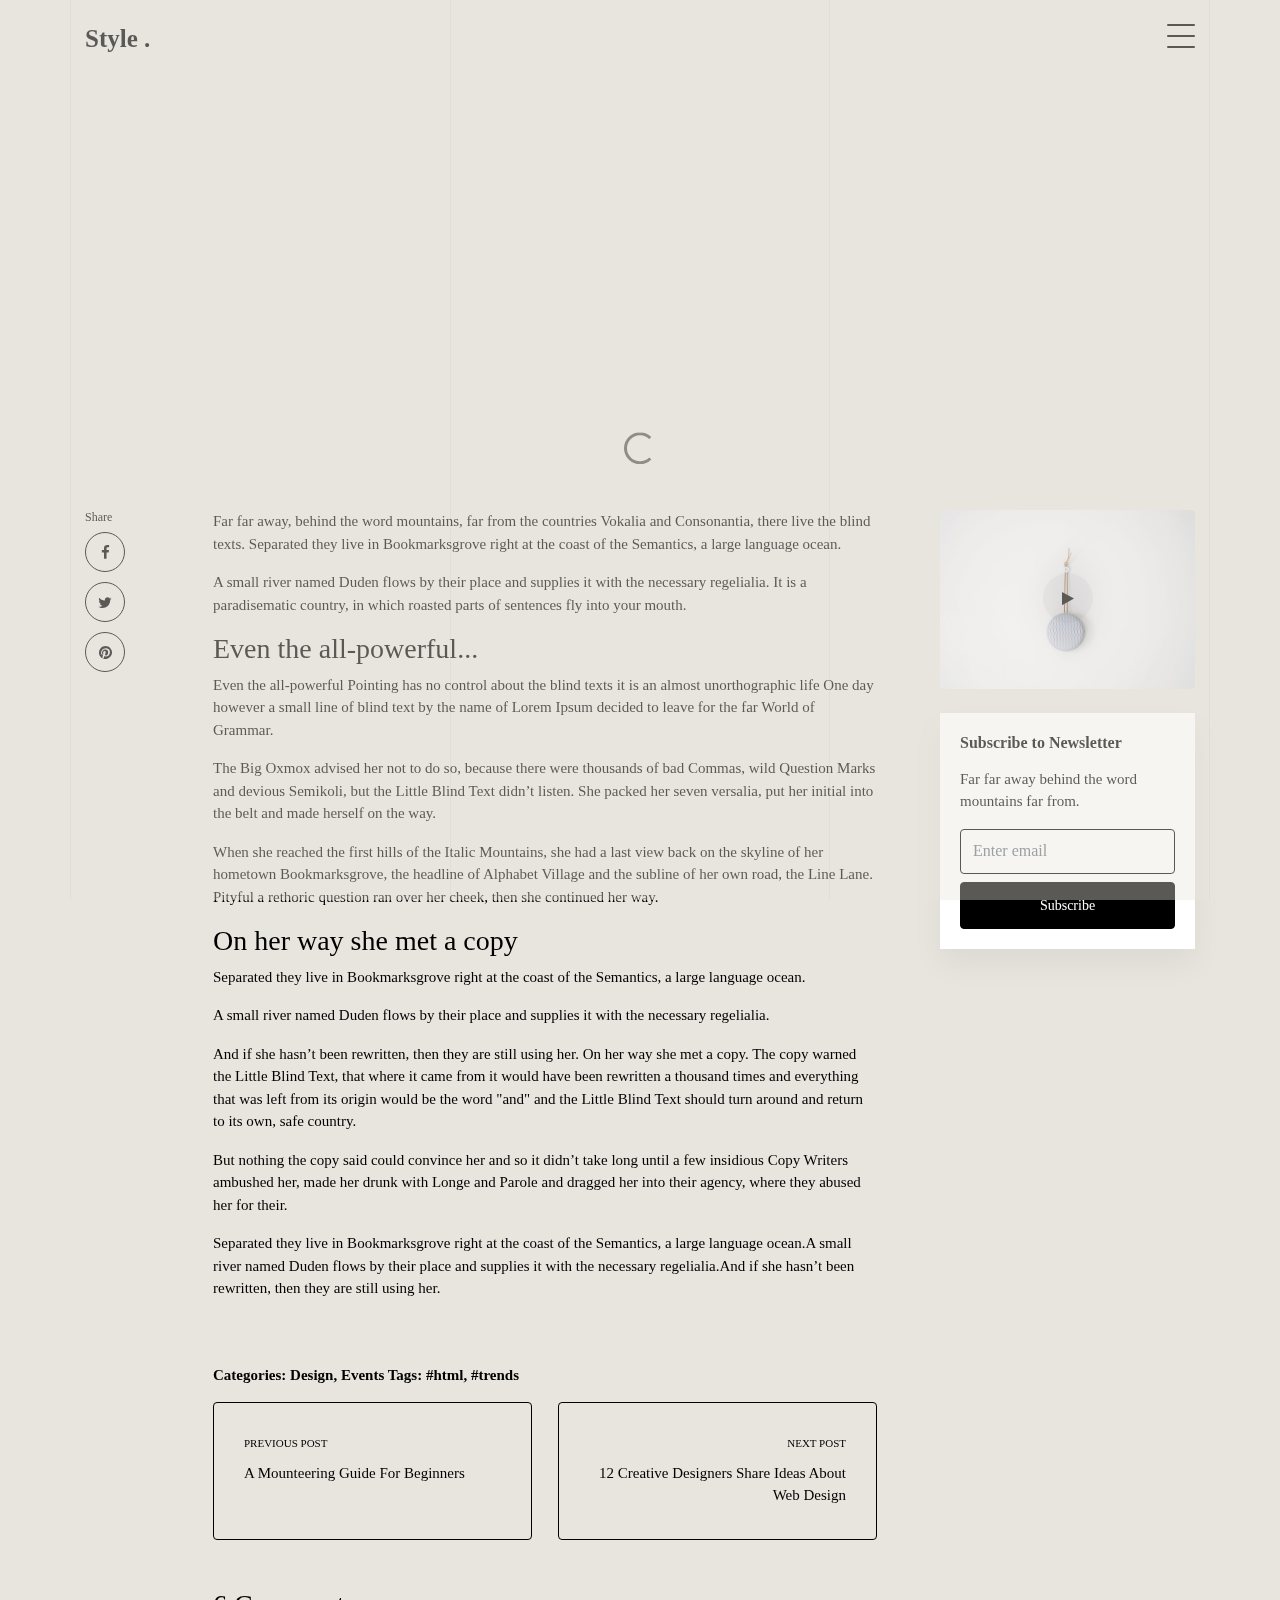
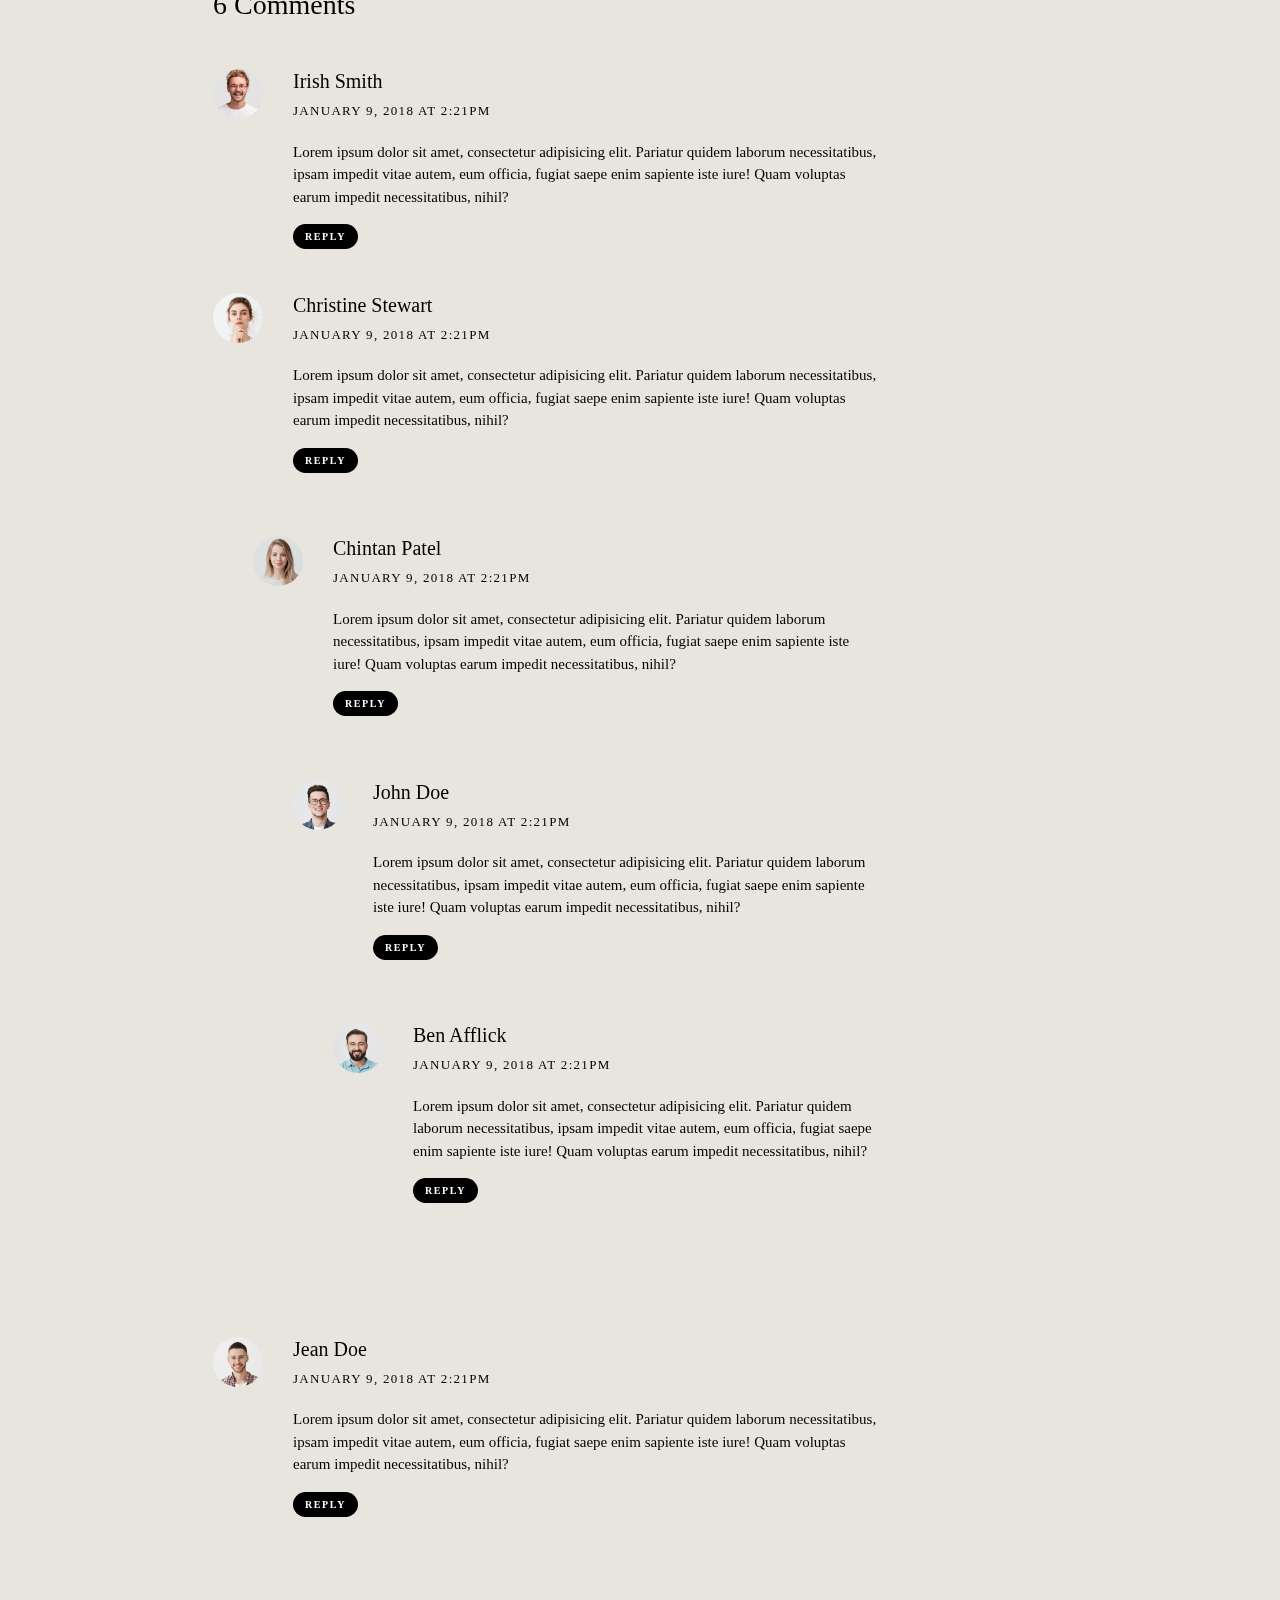
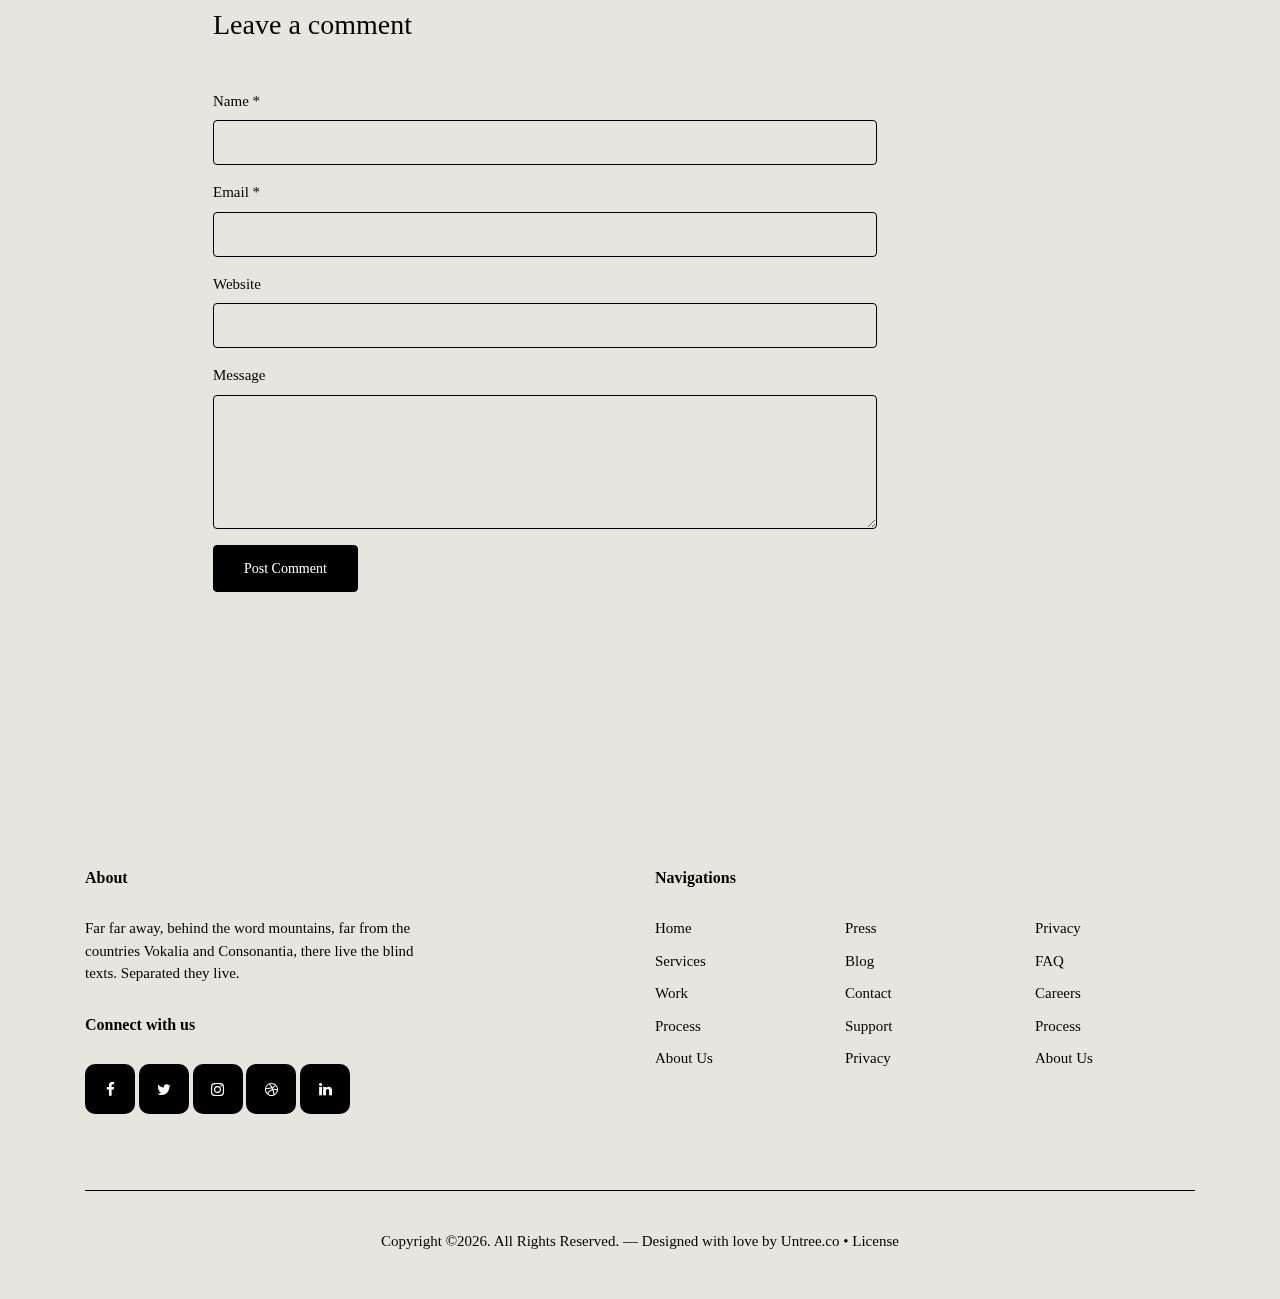
<file: single.html>
<!-- /*
* Template Name: Style
* Template Author: Untree.co
* Tempalte URI: https://untree.co/
* License: https://creativecommons.org/licenses/by/3.0/
*/ -->
<!doctype html>
<html lang="en">
<head>
  <meta charset="utf-8">
  <meta name="viewport" content="width=device-width, initial-scale=1, shrink-to-fit=no">
  <meta name="author" content="Untree.co">
  <link rel="shortcut icon" href="favicon.png">

  <meta name="description" content="" />
  <meta name="keywords" content="free template, bootstrap, bootstrap4" />

  <link rel="preconnect" href="https://fonts.gstatic.com">
  <link href="https://fonts.googleapis.com/css2?family=Crimson+Text:ital@0;1&family=Playfair+Display:ital,wght@0,400;0,700;1,400;1,700&display=swap" rel="stylesheet">
  
  <link rel="stylesheet" href="css/bootstrap.min.css">
  <link rel="stylesheet" href="css/animate.min.css">
  <link rel="stylesheet" href="css/owl.carousel.min.css">
  <link rel="stylesheet" href="css/owl.theme.default.min.css">
  <link rel="stylesheet" href="fonts/icomoon/style.css">
  <link rel="stylesheet" href="fonts/feather/style.css">
  <link rel="stylesheet" href="fonts/flaticon/font/flaticon.css">
  <link rel="stylesheet" href="css/jquery.fancybox.min.css">
  <link rel="stylesheet" href="css/aos.css">
  <link rel="stylesheet" href="css/style.css">

  <title>Style Free HTML Template by Untree.co</title>
</head>
<body>
  <div class="lines-wrap">
    <div class="lines-inner">
      <div class="lines"></div>
    </div>
  </div>
  <!-- END lines -->


  <div class="site-mobile-menu site-navbar-target">
    <div class="site-mobile-menu-header">
      <div class="site-mobile-menu-close">
        <span class="icofont-close js-menu-toggle"></span>
      </div>
    </div>
    <div class="site-mobile-menu-body"></div>
  </div>


  <nav class="site-nav">
    <div class="container">
      <div class="site-navigation">
        <a href="index.html" class="logo float-left m-0">Style <span class="text-primary">.</span></a>

        <ul class="js-clone-nav d-none d-lg-inline-noone text-left site-menu">
          <li><a href="index.html">Home</a></li>
          <li class="has-children">
            <a href="#">Pages</a>
            <ul class="dropdown">
              <li><a href="portfolio.html">Portfolio</a></li>
              <li class="active"><a href="blog.html">Blog</a></li>
              <li><a href="single.html">Single</a></li>
              <li><a href="about.html">About</a></li>
              <li><a href="contact.html">Contact</a></li>

              <li class="has-children">
                <a href="#">Menu Two</a>
                <ul class="dropdown">
                  <li><a href="#">Sub Menu One</a></li>
                  <li><a href="#">Sub Menu Two</a></li>
                  <li><a href="#">Sub Menu Three</a></li>
                </ul>
              </li>
              <li><a href="#">Menu Three</a></li>
            </ul>
          </li>
          <li><a href="portfolio.html">Portfolio</a></li>
          <li><a href="elements.html">Elements</a></li>
          <li><a href="about.html">About</a></li>
          <li><a href="contact.html">Contact Us</a></li>
        </ul>

        <a href="#" class="burger ml-auto float-right site-menu-toggle js-menu-toggle d-inline-block d-lg-block" data-toggle="collapse" data-target="#main-navbar">
          <span></span>
        </a>

      </div>
    </div>
  </nav>


  <div class="custom-hero">
    <div class="container">
      <div class="row justify-content-center">
        <div class="col-lg-8">
          <h1 class="hero-heading">VS Code Extensions for HTML</h1>
          <div  class="line js-line mx-auto mb-3 my-3"></div>
          <p class="sub-text">By Joefrey Mahusay <span class="mx-3">&bullet;</span> on Jun 13, 2021 </p>
        </div>
      </div>
    </div>
  </div>

  <div class="site-section">
    <div class="container article">
      <div class="row justify-content-center align-items-stretch">

        <article class="col-lg-8 order-lg-2 px-lg-5">
          <p>Far far away, behind the word mountains, far from the countries Vokalia and Consonantia, there live the blind texts. Separated they live in Bookmarksgrove right at the coast of the Semantics, a large language ocean.</p>

          <p>A small river named Duden flows by their place and supplies it with the necessary regelialia. It is a paradisematic country, in which roasted parts of sentences fly into your mouth.</p>

          <h3>Even the all-powerful...</h3>
          <p>Even the all-powerful Pointing has no control about the blind texts it is an almost unorthographic life One day however a small line of blind text by the name of Lorem Ipsum decided to leave for the far World of Grammar.</p>

          <p>The Big Oxmox advised her not to do so, because there were thousands of bad Commas, wild Question Marks and devious Semikoli, but the Little Blind Text didn’t listen. She packed her seven versalia, put her initial into the belt and made herself on the way.</p>

          <p>When she reached the first hills of the Italic Mountains, she had a last view back on the skyline of her hometown Bookmarksgrove, the headline of Alphabet Village and the subline of her own road, the Line Lane. Pityful a rethoric question ran over her cheek, then she continued her way.</p>

          <h3>On her way she met a copy</h3>
          <p>Separated they live in Bookmarksgrove right at the coast of the Semantics, a large language ocean.</p>
          <p>A small river named Duden flows by their place and supplies it with the necessary regelialia.</p>
          <p>And if she hasn’t been rewritten, then they are still using her.
          On her way she met a copy. The copy warned the Little Blind Text, that where it came from it would have been rewritten a thousand times and everything that was left from its origin would be the word "and" and the Little Blind Text should turn around and return to its own, safe country. </p>

          <p>But nothing the copy said could convince her and so it didn’t take long until a few insidious Copy Writers ambushed her, made her drunk with Longe and Parole and dragged her into their agency, where they abused her for their.</p>

          <p>Separated they live in Bookmarksgrove right at the coast of the Semantics, a large language ocean.A small river named Duden flows by their place and supplies it with the necessary regelialia.And if she hasn’t been rewritten, then they are still using her.</p>



          <div class="pt-5 categories_tags ">
            <p>Categories:  <a href="#">Design</a>, <a href="#">Events</a>  Tags: <a href="#">#html</a>, <a href="#">#trends</a></p>
          </div>

          <div class="post-single-navigation d-flex align-items-stretch">
            <a href="#" class="mr-auto w-50 pr-4">
              <span class="d-block">Previous Post</span>
              A Mounteering Guide For Beginners
            </a>
            <a href="#" class="ml-auto w-50 text-right pl-4">
              <span class="d-block">Next Post</span>
              12 Creative Designers Share Ideas About Web Design
            </a>
          </div>


          <div class="pt-5">
            <h3 class="mb-5">6 Comments</h3>
            <ul class="comment-list">
              <li class="comment">
                <div class="vcard bio">
                  <img src="images/person_6-min.jpg" alt="Image placeholder">
                </div>
                <div class="comment-body">
                  <h3>Irish Smith</h3>
                  <div class="meta">January 9, 2018 at 2:21pm</div>
                  <p>Lorem ipsum dolor sit amet, consectetur adipisicing elit. Pariatur quidem laborum necessitatibus, ipsam impedit vitae autem, eum officia, fugiat saepe enim sapiente iste iure! Quam voluptas earum impedit necessitatibus, nihil?</p>
                  <p><a href="#" class="reply">Reply</a></p>
                </div>
              </li>

              <li class="comment">
                <div class="vcard bio">
                  <img src="images/person_5-min.jpg" alt="Image placeholder">
                </div>
                <div class="comment-body">
                  <h3>Christine Stewart</h3>
                  <div class="meta">January 9, 2018 at 2:21pm</div>
                  <p>Lorem ipsum dolor sit amet, consectetur adipisicing elit. Pariatur quidem laborum necessitatibus, ipsam impedit vitae autem, eum officia, fugiat saepe enim sapiente iste iure! Quam voluptas earum impedit necessitatibus, nihil?</p>
                  <p><a href="#" class="reply">Reply</a></p>
                </div>

                <ul class="children">
                  <li class="comment">
                    <div class="vcard bio">
                      <img src="images/person_4-min.jpg" alt="Image placeholder">
                    </div>
                    <div class="comment-body">
                      <h3>Chintan Patel</h3>
                      <div class="meta">January 9, 2018 at 2:21pm</div>
                      <p>Lorem ipsum dolor sit amet, consectetur adipisicing elit. Pariatur quidem laborum necessitatibus, ipsam impedit vitae autem, eum officia, fugiat saepe enim sapiente iste iure! Quam voluptas earum impedit necessitatibus, nihil?</p>
                      <p><a href="#" class="reply">Reply</a></p>
                    </div>


                    <ul class="children">
                      <li class="comment">
                        <div class="vcard bio">
                          <img src="images/person_3-min.jpg" alt="Image placeholder">
                        </div>
                        <div class="comment-body">
                          <h3>John Doe</h3>
                          <div class="meta">January 9, 2018 at 2:21pm</div>
                          <p>Lorem ipsum dolor sit amet, consectetur adipisicing elit. Pariatur quidem laborum necessitatibus, ipsam impedit vitae autem, eum officia, fugiat saepe enim sapiente iste iure! Quam voluptas earum impedit necessitatibus, nihil?</p>
                          <p><a href="#" class="reply">Reply</a></p>
                        </div>

                        <ul class="children">
                          <li class="comment">
                            <div class="vcard bio">
                              <img src="images/person_2-min.jpg" alt="Image placeholder">
                            </div>
                            <div class="comment-body">
                              <h3>Ben Afflick</h3>
                              <div class="meta">January 9, 2018 at 2:21pm</div>
                              <p>Lorem ipsum dolor sit amet, consectetur adipisicing elit. Pariatur quidem laborum necessitatibus, ipsam impedit vitae autem, eum officia, fugiat saepe enim sapiente iste iure! Quam voluptas earum impedit necessitatibus, nihil?</p>
                              <p><a href="#" class="reply">Reply</a></p>
                            </div>
                          </li>
                        </ul>
                      </li>
                    </ul>
                  </li>
                </ul>
              </li>

              <li class="comment">
                <div class="vcard bio">
                  <img src="images/person_1-min.jpg" alt="Image placeholder">
                </div>
                <div class="comment-body">
                  <h3>Jean Doe</h3>
                  <div class="meta">January 9, 2018 at 2:21pm</div>
                  <p>Lorem ipsum dolor sit amet, consectetur adipisicing elit. Pariatur quidem laborum necessitatibus, ipsam impedit vitae autem, eum officia, fugiat saepe enim sapiente iste iure! Quam voluptas earum impedit necessitatibus, nihil?</p>
                  <p><a href="#" class="reply">Reply</a></p>
                </div>
              </li>
            </ul>
            <!-- END comment-list -->

            <div class="comment-form-wrap pt-5">
              <h3 class="mb-5">Leave a comment</h3>
              <form action="#" class="">
                <div class="form-group">
                  <label for="name">Name *</label>
                  <input type="text" class="form-control" id="name">
                </div>
                <div class="form-group">
                  <label for="email">Email *</label>
                  <input type="email" class="form-control" id="email">
                </div>
                <div class="form-group">
                  <label for="website">Website</label>
                  <input type="url" class="form-control" id="website">
                </div>

                <div class="form-group">
                  <label for="message">Message</label>
                  <textarea name="message" id="message" cols="30" rows="5" class="form-control"></textarea>
                </div>
                <div class="form-group">
                  <input type="submit" value="Post Comment" class="btn btn-primary btn-md">
                </div>

              </form>
            </div>
          </div>


        </article>

        <div class="col-md-12 col-lg-1 order-lg-1">
          <div class="share sticky-top">
            <h3>Share</h3>
            <ul class="list-unstyled share-article">
              <li><a href="#"><span class="icon-facebook"></span></a></li>
              <li><a href="#"><span class="icon-twitter"></span></a></li>
              <li><a href="#"><span class="icon-pinterest"></span></a></li>
            </ul>
          </div>
        </div>
        <div class="col-lg-3 mb-5 mb-lg-0 order-lg-3">

          <div class="mb-4">
            <a href="https://vimeo.com/342333493" data-fancybox class="video-wrap">
              <span class="play-wrap"><span class="icon-play"></span></span>
              <img src="images/img_h_5-min.jpg" alt="Image" class="img-fluid rounded">
            </a>
          </div>  

          <div class="share floating-block sticky-top">

            <h2 class="mb-3 text-black">Subscribe to Newsletter</h2>
            <p>Far far away behind the word mountains far from.</p>
            <form action="#">
              <input type="email" class="form-control mb-2" placeholder="Enter email">
              <input type="submit" value="Subscribe" class="btn btn-primary btn-block">
            </form>
          </div>
        </div>
      </div>
    </div>
  </div>



  
  <div class="site-footer">
    <div class="container">
      <div class="row justify-content-between">
        <div class="col-lg-4">
          <div class="widget">
            <h3>About</h3>
            <p>Far far away, behind the word mountains, far from the countries Vokalia and Consonantia, there live the blind texts. Separated they live.</p>
          </div>
          <div class="widget">
            <h3>Connect with us</h3>
            <ul class="social list-unstyled">
              <li><a href="#"><span class="icon-facebook"></span></a></li>
              <li><a href="#"><span class="icon-twitter"></span></a></li>
              <li><a href="#"><span class="icon-instagram"></span></a></li>
              <li><a href="#"><span class="icon-dribbble"></span></a></li>
              <li><a href="#"><span class="icon-linkedin"></span></a></li>
            </ul>
          </div>
        </div>
        <div class="col-lg-6">
          <div class="row">
            <div class="col-12">
              <div class="widget">
                <h3>Navigations</h3>
              </div>
            </div>
            <div class="col-6 col-sm-6 col-md-4">
              <div class="widget">
                <ul class="links list-unstyled">
                  <li><a href="#">Home</a></li>
                  <li><a href="#">Services</a></li>
                  <li><a href="#">Work</a></li>
                  <li><a href="#">Process</a></li>
                  <li><a href="#">About Us</a></li>
                </ul>
              </div>
            </div>
            <div class="col-6 col-sm-6 col-md-4">
              <div class="widget">
                <ul class="links list-unstyled">
                  <li><a href="#">Press</a></li>
                  <li><a href="#">Blog</a></li>
                  <li><a href="#">Contact</a></li>
                  <li><a href="#">Support</a></li>
                  <li><a href="#">Privacy</a></li>
                </ul>
              </div>
            </div>
            <div class="col-6 col-sm-6 col-md-4">
              <div class="widget">
                <ul class="links list-unstyled">
                  <li><a href="#">Privacy</a></li>
                  <li><a href="#">FAQ</a></li>
                  <li><a href="#">Careers</a></li>
                  <li><a href="#">Process</a></li>
                  <li><a href="#">About Us</a></li>
                </ul>
              </div>
            </div>
          </div>
        </div>
      </div>

      <div class="row justify-content-center text-center copyright">
        <div class="col-md-8">
          <p>Copyright &copy;<script>document.write(new Date().getFullYear());</script>. All Rights Reserved. &mdash; Designed with love by <a href="https://untree.co" target="_blank" rel="nofollow noopener">Untree.co</a> &bullet; <a href="https://untree.co/license" target="_blank" rel="nofollow noopener">License</a>
          </p>
        </div>
      </div>
    </div>
  </div>


  <div id="overlayer"></div>
  <div class="loader">
    <div class="spinner-border" role="status">
      <span class="sr-only">Loading...</span>
    </div>
  </div>

  <script src="js/jquery-3.5.1.min.js"></script>
  <script src="js/jquery-migrate-3.0.0.min.js"></script>
  <script src="js/popper.min.js"></script>
  <script src="js/bootstrap.min.js"></script>
  <script src="js/owl.carousel.min.js"></script>
  <script src="js/aos.js"></script>
  <script src="js/imagesloaded.pkgd.js"></script>
  <script src="js/isotope.pkgd.min.js"></script>
  <script src="js/jquery.animateNumber.min.js"></script>
  <script src="js/jquery.stellar.min.js"></script>
  <script src="js/jarallax.min.js"></script>
  <script src="js/jarallax-element.min.js"></script>
  <script src="js/jquery.waypoints.min.js"></script>
  <script src="js/jquery.fancybox.min.js"></script>

  <script src="js/jquery.lettering.js"></script>


  <script src="js/TweenMax.min.js"></script>
  <script src="js/ScrollMagic.min.js"></script>
  <script src="js/scrollmagic.animation.gsap.min.js"></script>
  <script src="js/debug.addIndicators.min.js"></script>


  <script src="js/custom.js"></script>

  
</body>
</html>
</file>
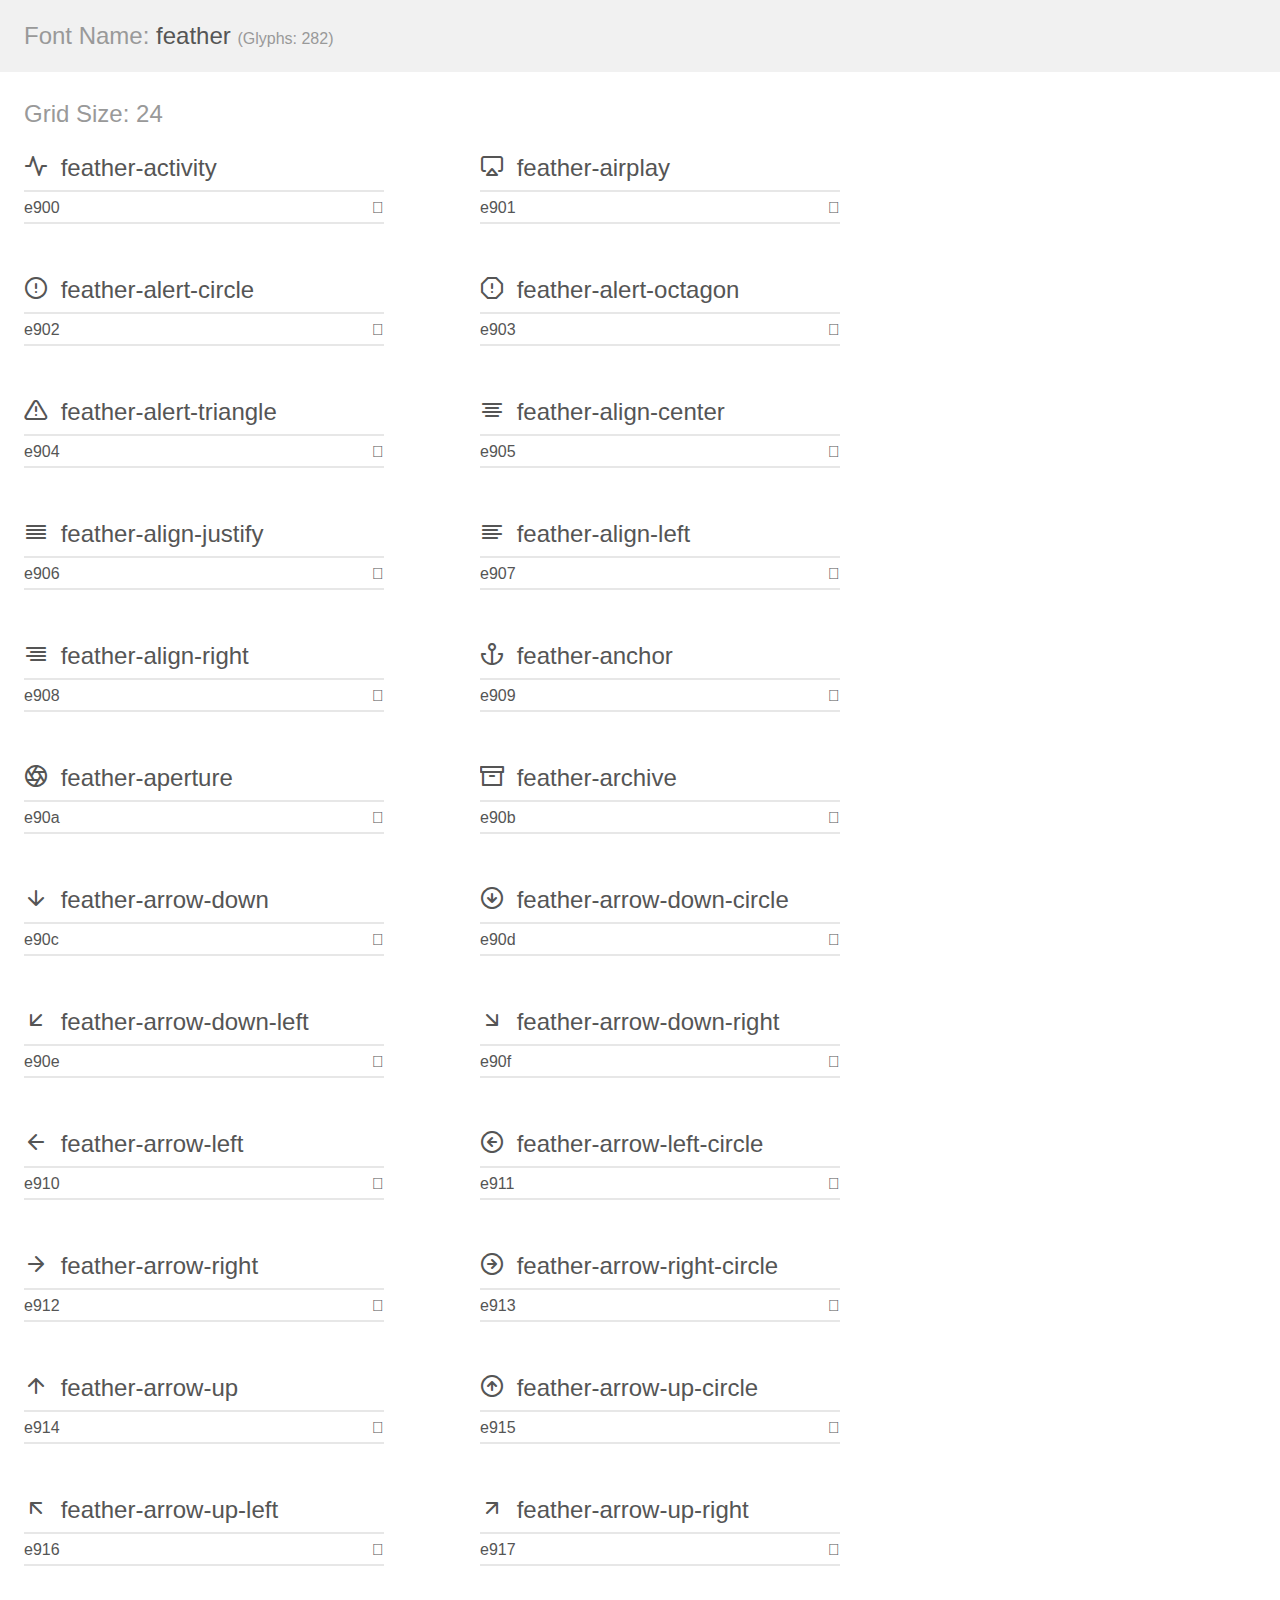
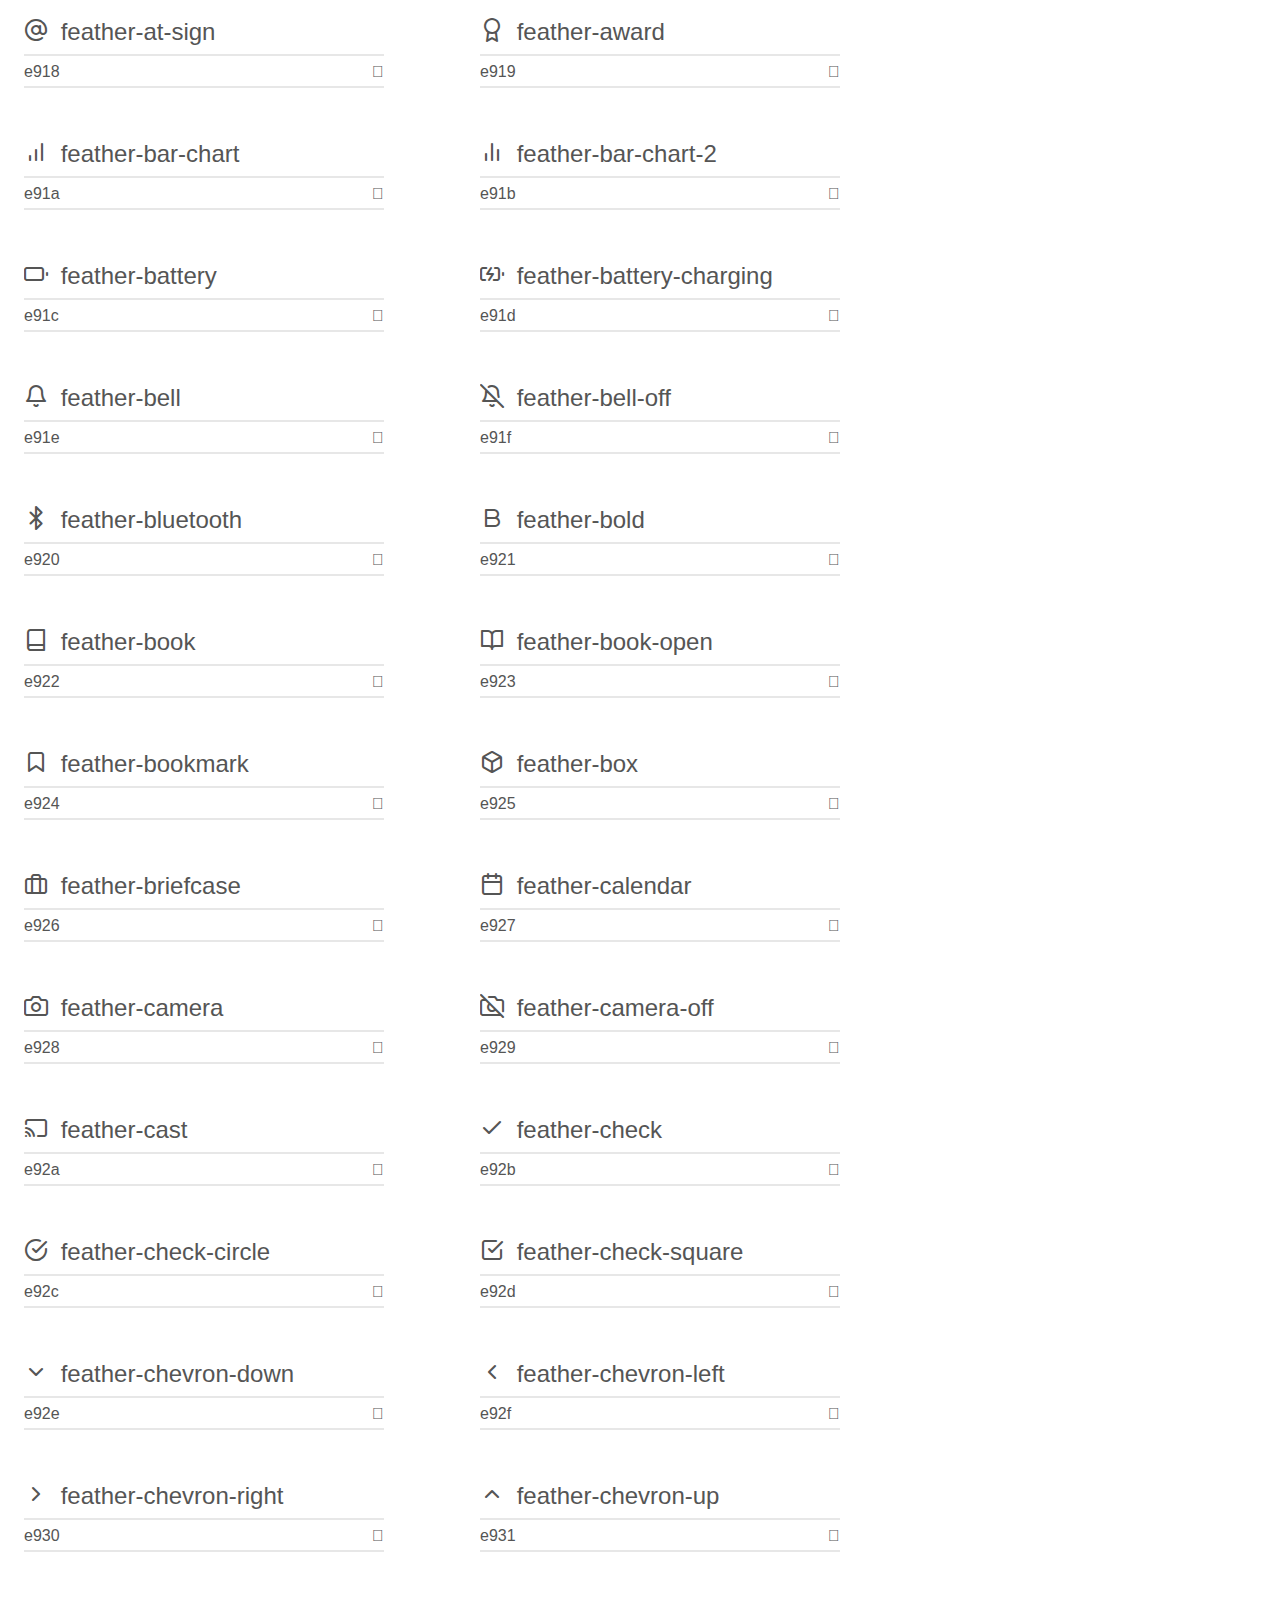
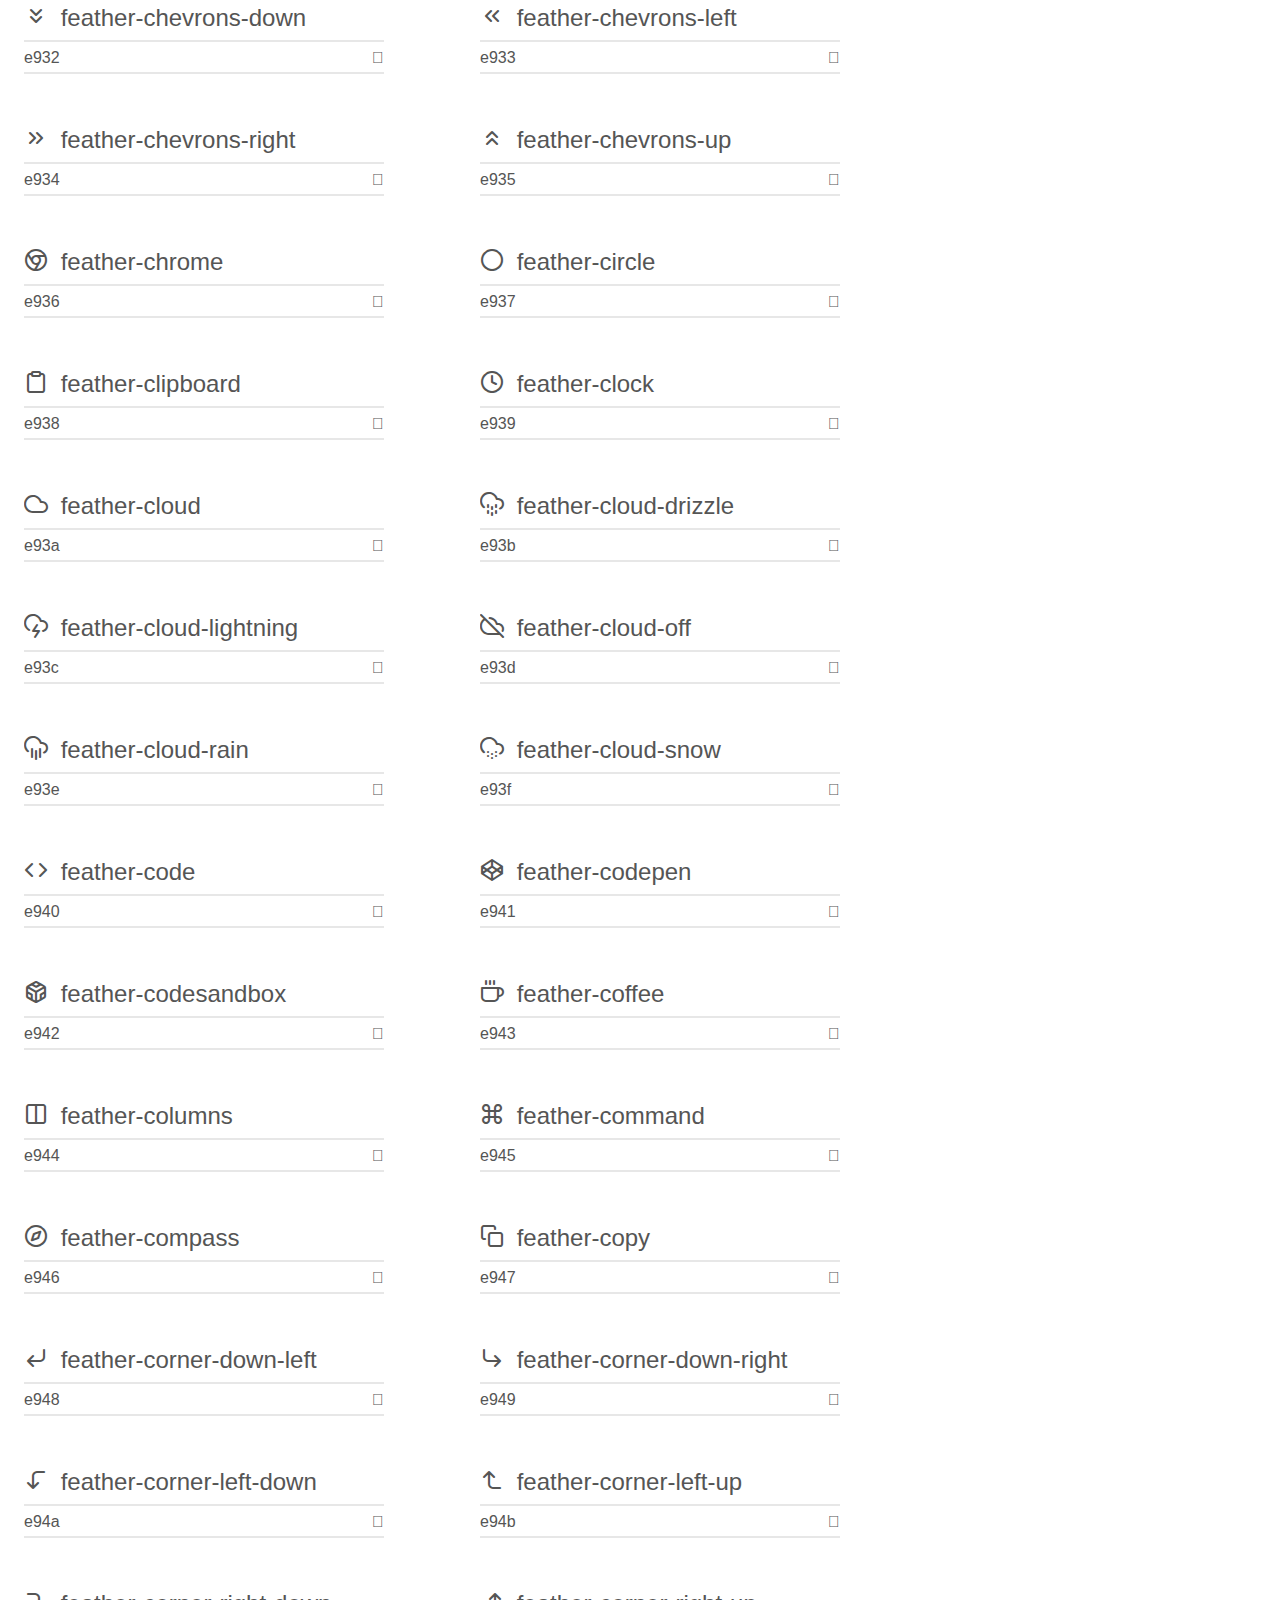
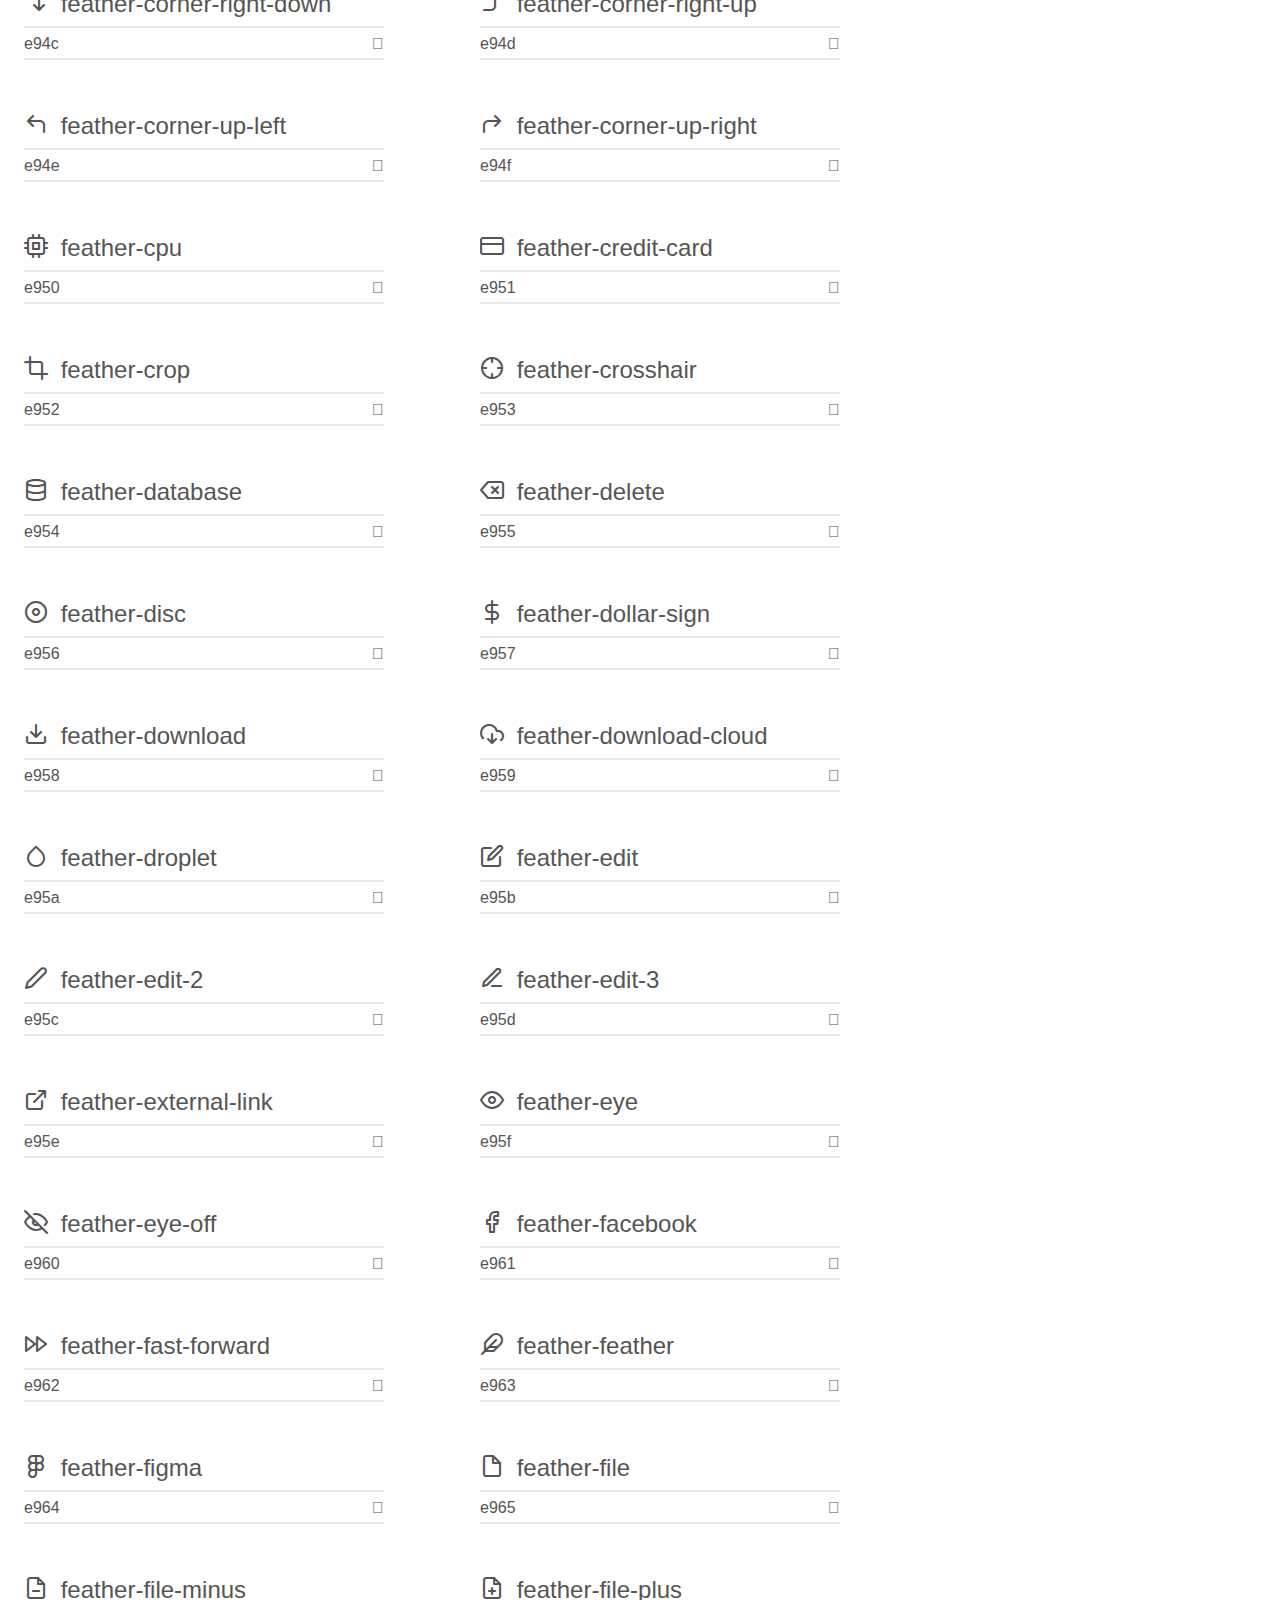
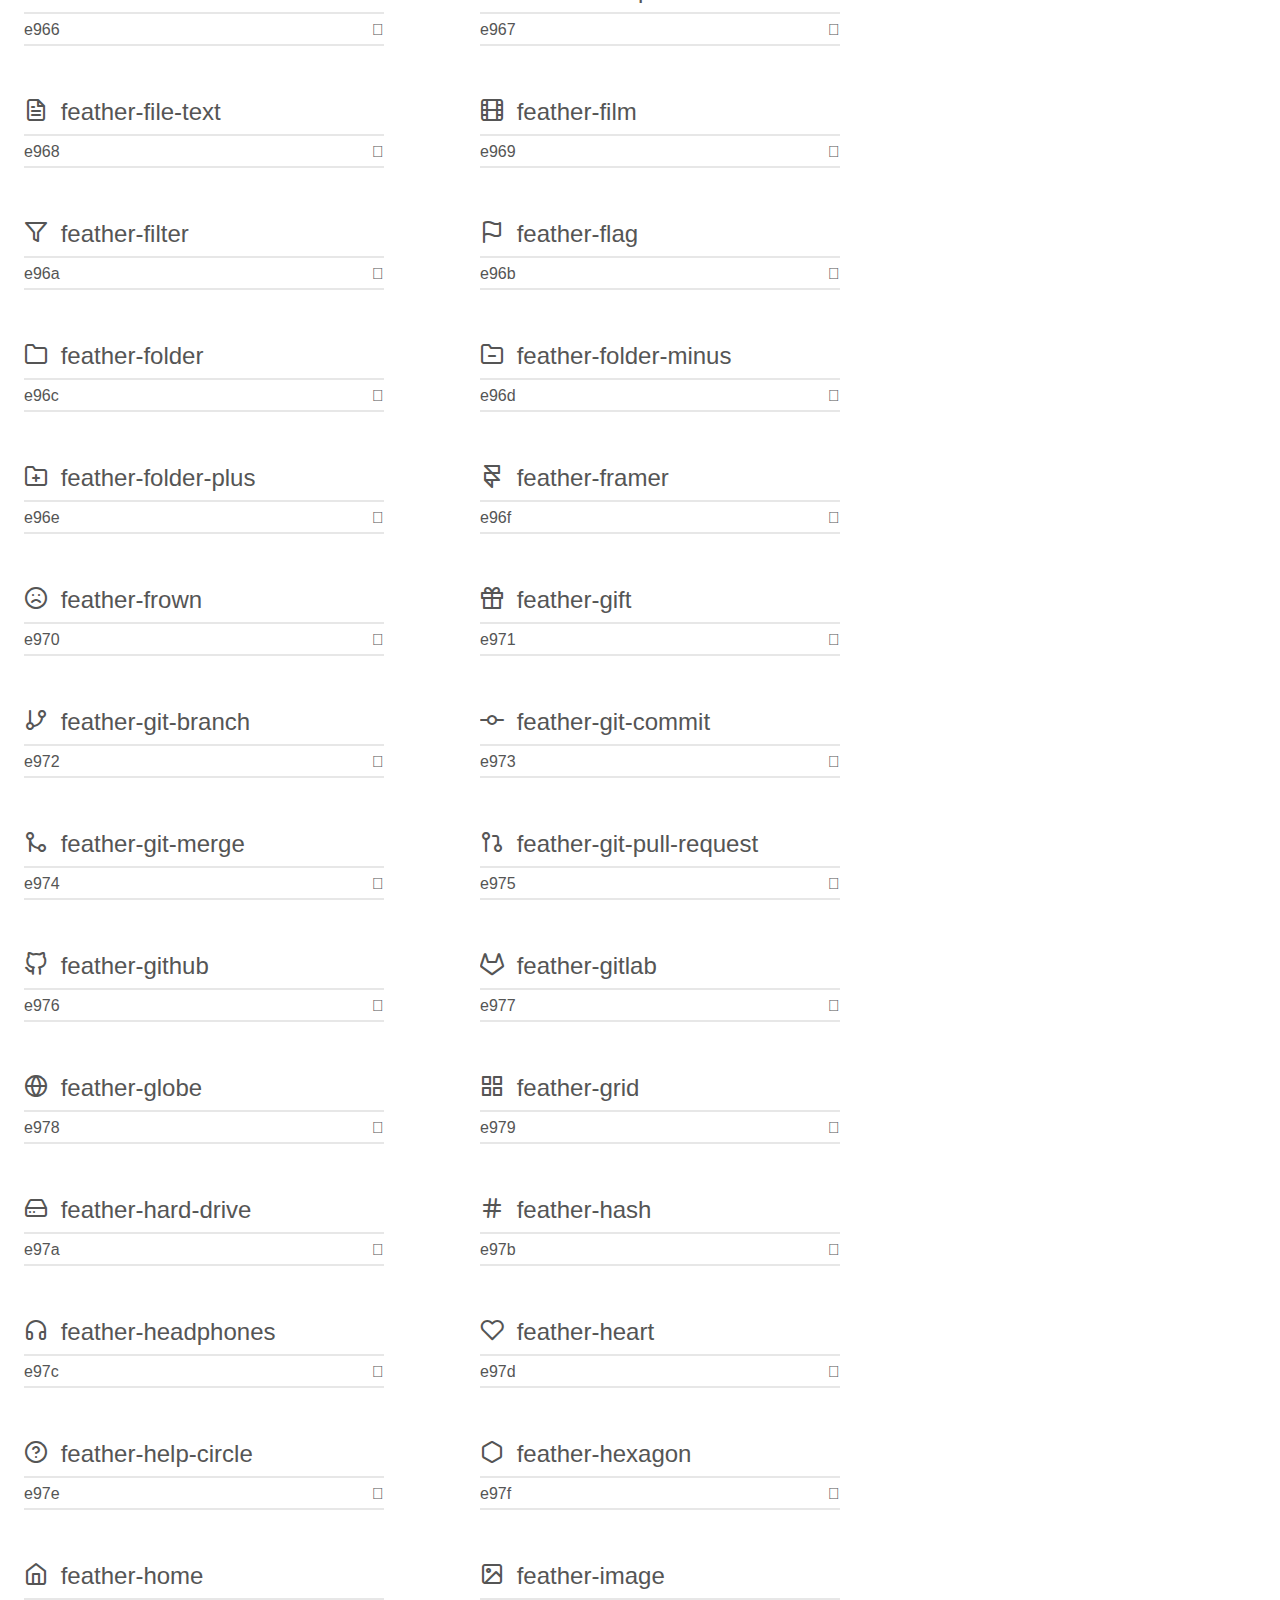
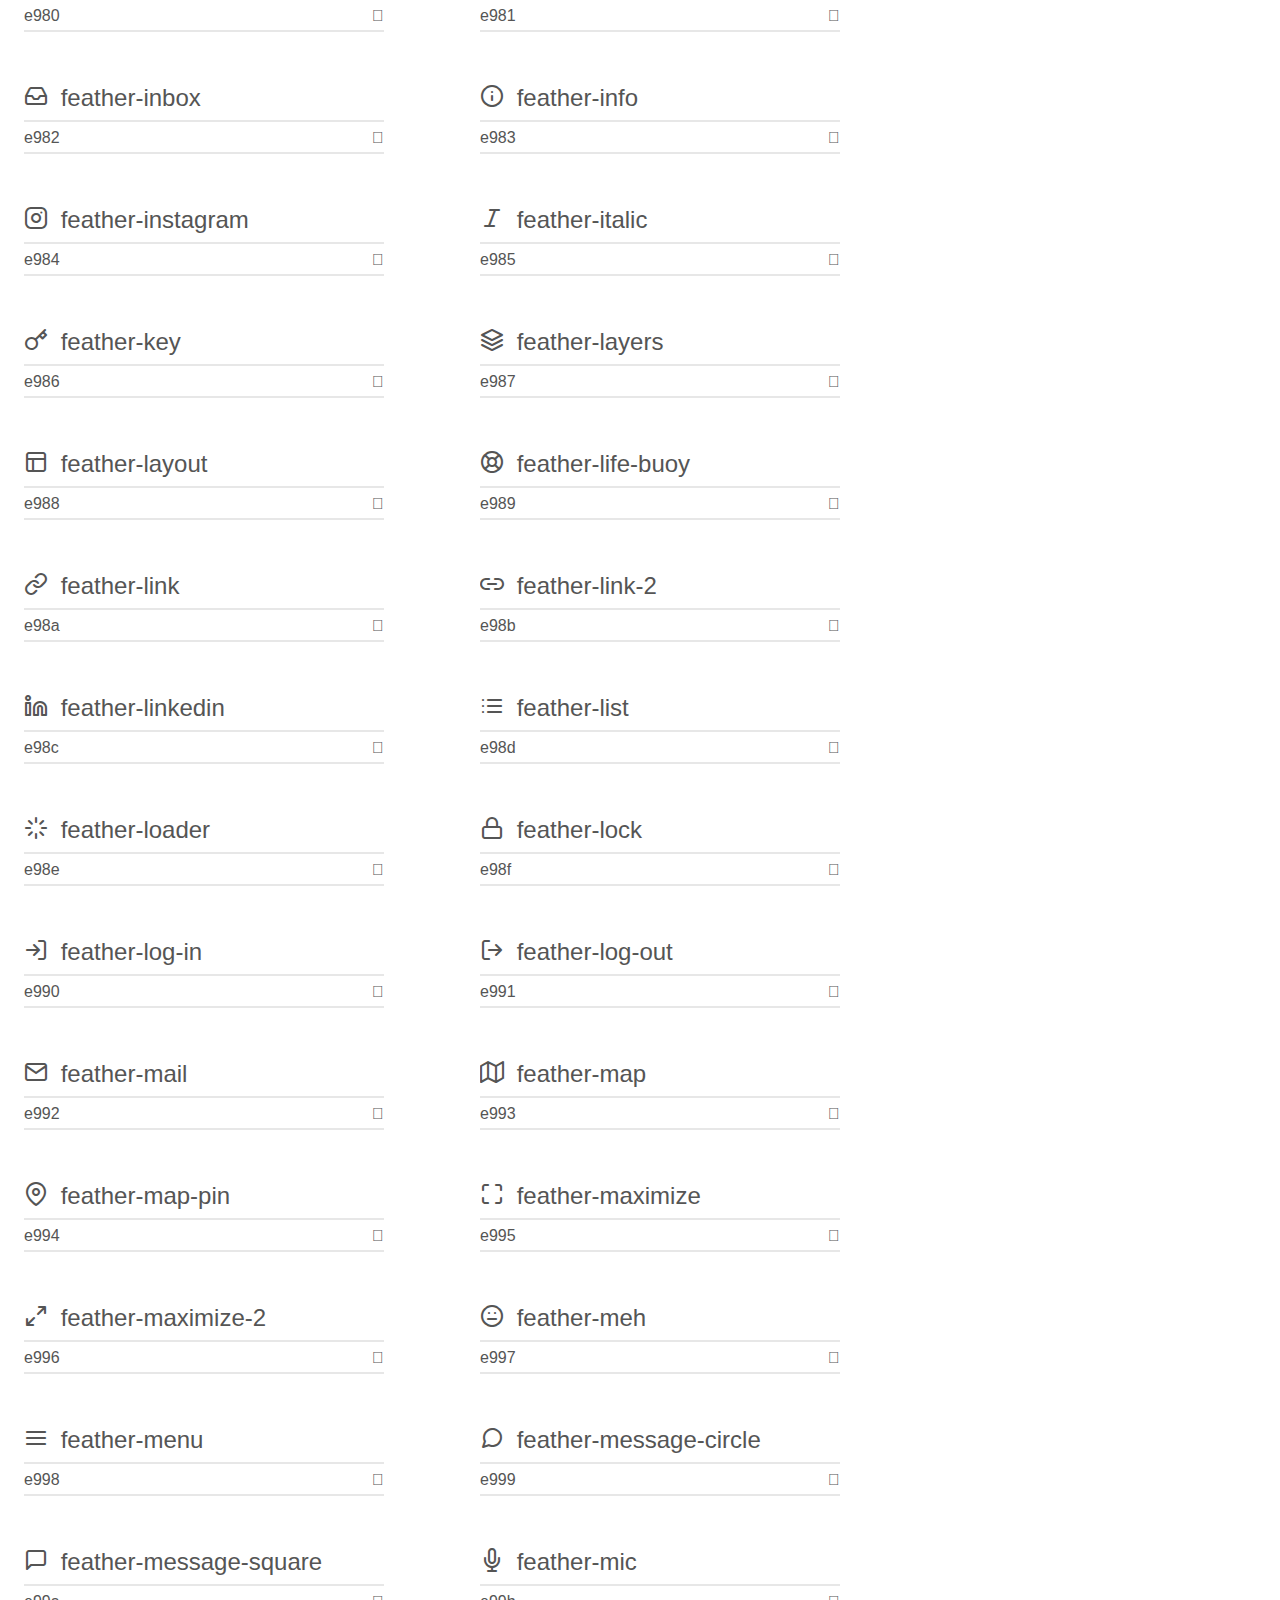
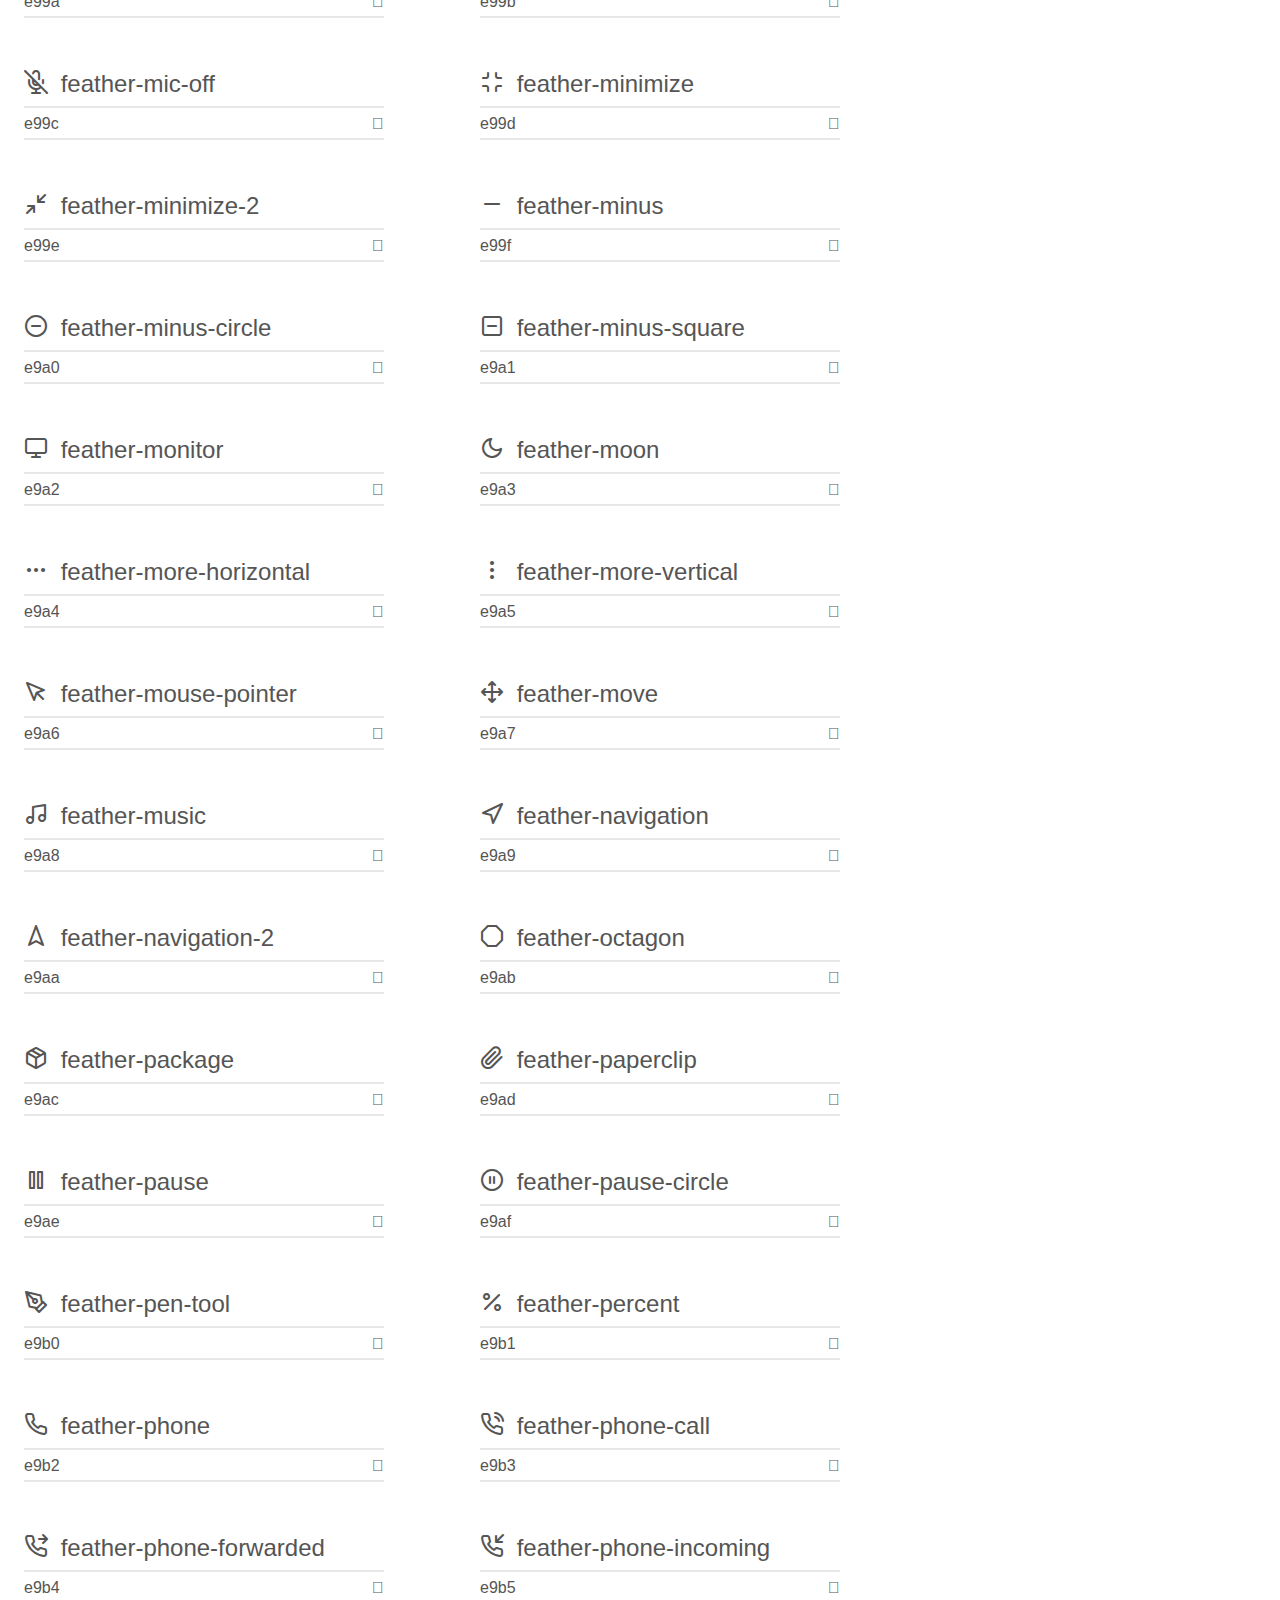
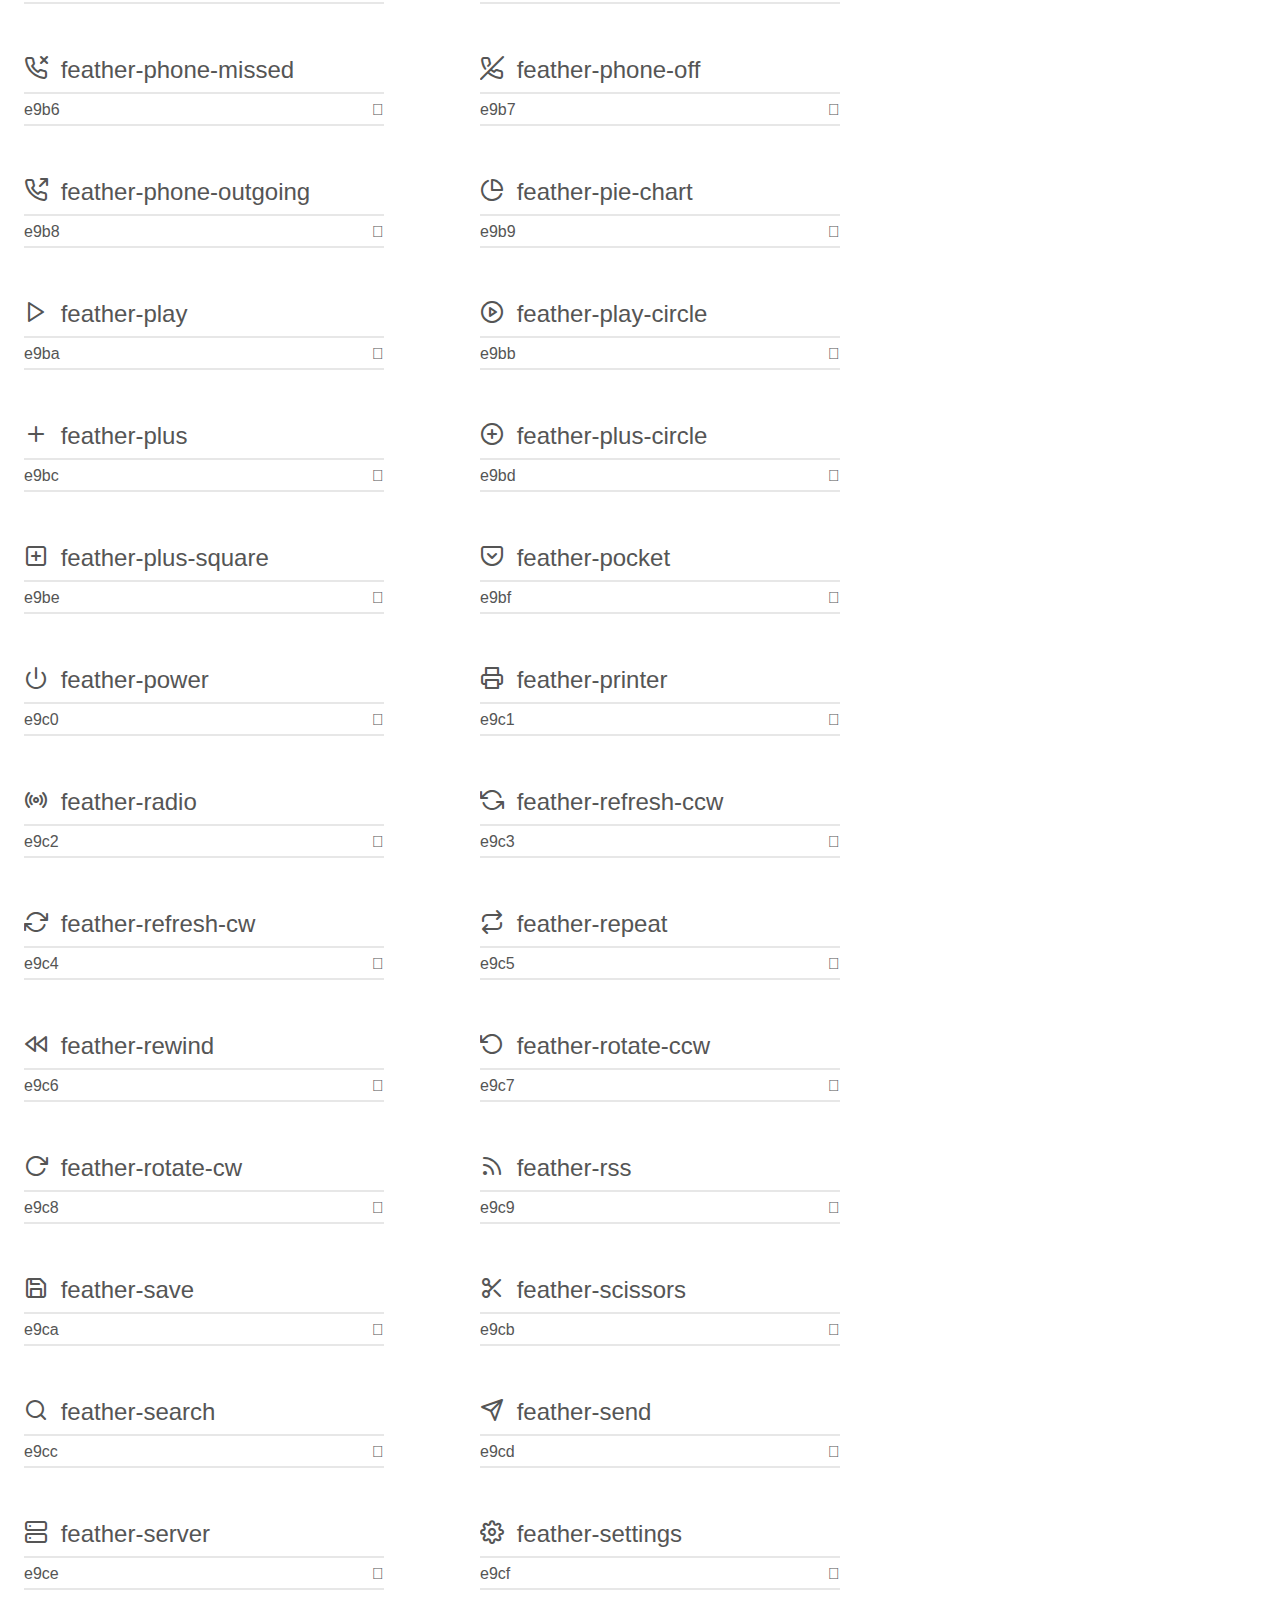
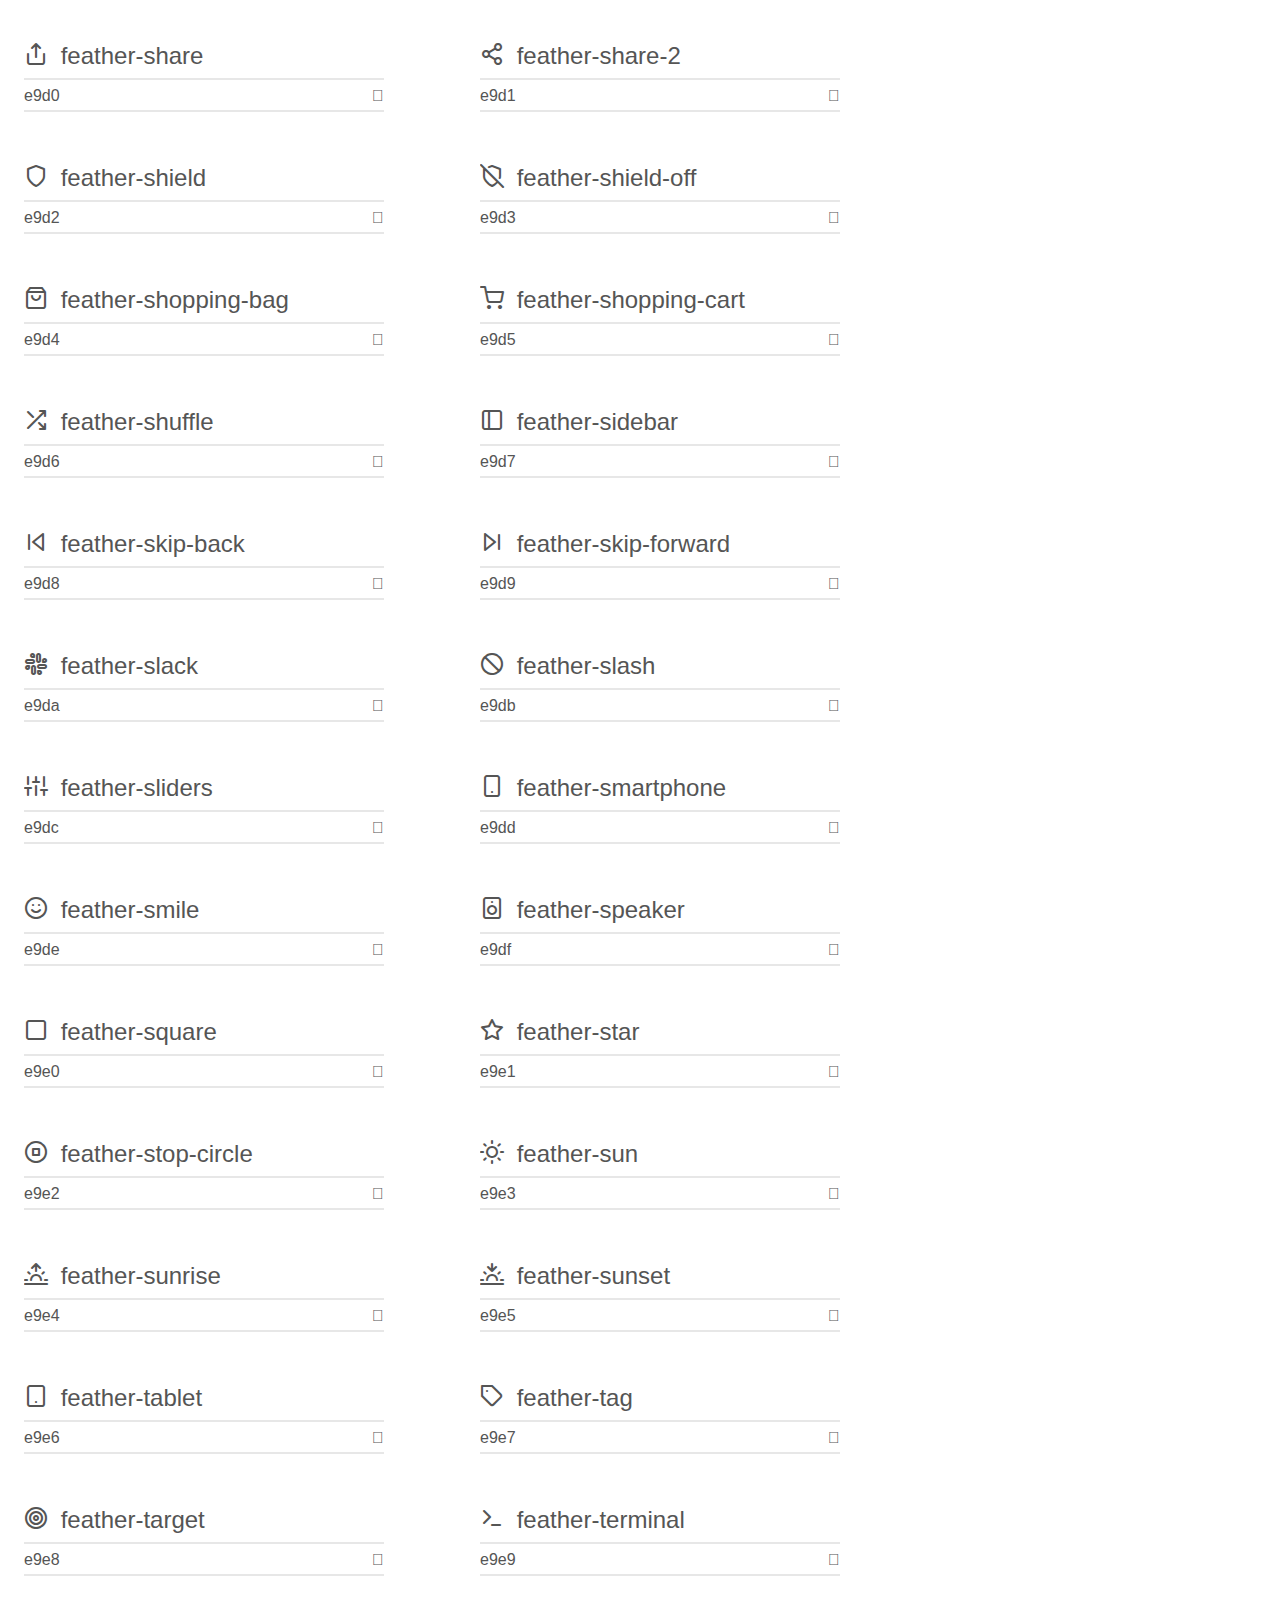
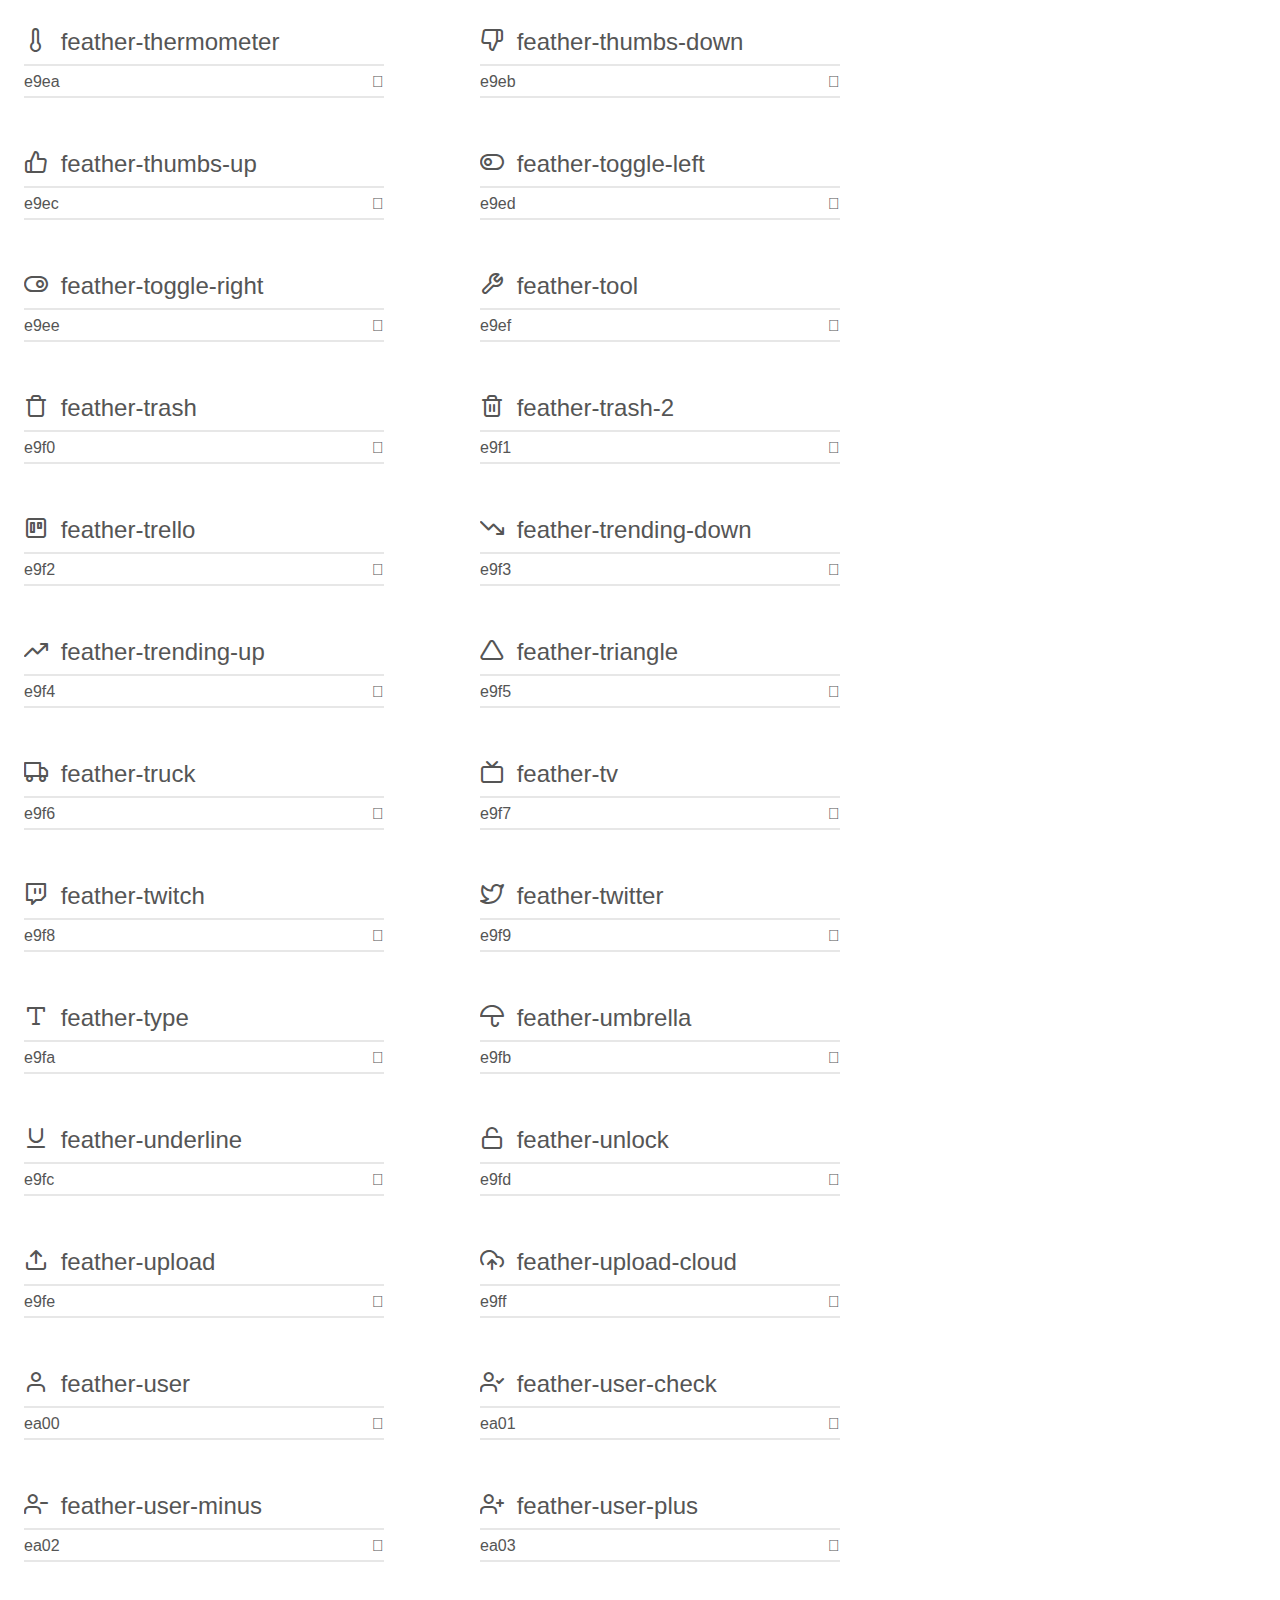
<file: fonts/feather/demo.html>
<!doctype html>
<html>
<head>
    <meta charset="utf-8">
    <title>IcoMoon Demo</title>
    <meta name="description" content="An Icon Font Generated By IcoMoon.io">
    <meta name="viewport" content="width=device-width, initial-scale=1">
    <link rel="stylesheet" href="demo-files/demo.css">
    <link rel="stylesheet" href="style.css"></head>
<body>
    <div class="bgc1 clearfix">
        <h1 class="mhmm mvm"><span class="fgc1">Font Name:</span> feather <small class="fgc1">(Glyphs:&nbsp;282)</small></h1>
    </div>
    <div class="clearfix mhl ptl">
        <h1 class="mvm mtn fgc1">Grid Size: 24</h1>
        <div class="glyph fs1">
            <div class="clearfix bshadow0 pbs">
                <span class="feather-activity"></span>
                <span class="mls"> feather-activity</span>
            </div>
            <fieldset class="fs0 size1of1 clearfix hidden-false">
                <input type="text" readonly value="e900" class="unit size1of2" />
                <input type="text" maxlength="1" readonly value="&#xe900;" class="unitRight size1of2 talign-right" />
            </fieldset>
            <div class="fs0 bshadow0 clearfix hidden-true">
                <span class="unit pvs fgc1">liga: </span>
                <input type="text" readonly value="" class="liga unitRight" />
            </div>
        </div>
        <div class="glyph fs1">
            <div class="clearfix bshadow0 pbs">
                <span class="feather-airplay"></span>
                <span class="mls"> feather-airplay</span>
            </div>
            <fieldset class="fs0 size1of1 clearfix hidden-false">
                <input type="text" readonly value="e901" class="unit size1of2" />
                <input type="text" maxlength="1" readonly value="&#xe901;" class="unitRight size1of2 talign-right" />
            </fieldset>
            <div class="fs0 bshadow0 clearfix hidden-true">
                <span class="unit pvs fgc1">liga: </span>
                <input type="text" readonly value="" class="liga unitRight" />
            </div>
        </div>
        <div class="glyph fs1">
            <div class="clearfix bshadow0 pbs">
                <span class="feather-alert-circle"></span>
                <span class="mls"> feather-alert-circle</span>
            </div>
            <fieldset class="fs0 size1of1 clearfix hidden-false">
                <input type="text" readonly value="e902" class="unit size1of2" />
                <input type="text" maxlength="1" readonly value="&#xe902;" class="unitRight size1of2 talign-right" />
            </fieldset>
            <div class="fs0 bshadow0 clearfix hidden-true">
                <span class="unit pvs fgc1">liga: </span>
                <input type="text" readonly value="" class="liga unitRight" />
            </div>
        </div>
        <div class="glyph fs1">
            <div class="clearfix bshadow0 pbs">
                <span class="feather-alert-octagon"></span>
                <span class="mls"> feather-alert-octagon</span>
            </div>
            <fieldset class="fs0 size1of1 clearfix hidden-false">
                <input type="text" readonly value="e903" class="unit size1of2" />
                <input type="text" maxlength="1" readonly value="&#xe903;" class="unitRight size1of2 talign-right" />
            </fieldset>
            <div class="fs0 bshadow0 clearfix hidden-true">
                <span class="unit pvs fgc1">liga: </span>
                <input type="text" readonly value="" class="liga unitRight" />
            </div>
        </div>
        <div class="glyph fs1">
            <div class="clearfix bshadow0 pbs">
                <span class="feather-alert-triangle"></span>
                <span class="mls"> feather-alert-triangle</span>
            </div>
            <fieldset class="fs0 size1of1 clearfix hidden-false">
                <input type="text" readonly value="e904" class="unit size1of2" />
                <input type="text" maxlength="1" readonly value="&#xe904;" class="unitRight size1of2 talign-right" />
            </fieldset>
            <div class="fs0 bshadow0 clearfix hidden-true">
                <span class="unit pvs fgc1">liga: </span>
                <input type="text" readonly value="" class="liga unitRight" />
            </div>
        </div>
        <div class="glyph fs1">
            <div class="clearfix bshadow0 pbs">
                <span class="feather-align-center"></span>
                <span class="mls"> feather-align-center</span>
            </div>
            <fieldset class="fs0 size1of1 clearfix hidden-false">
                <input type="text" readonly value="e905" class="unit size1of2" />
                <input type="text" maxlength="1" readonly value="&#xe905;" class="unitRight size1of2 talign-right" />
            </fieldset>
            <div class="fs0 bshadow0 clearfix hidden-true">
                <span class="unit pvs fgc1">liga: </span>
                <input type="text" readonly value="" class="liga unitRight" />
            </div>
        </div>
        <div class="glyph fs1">
            <div class="clearfix bshadow0 pbs">
                <span class="feather-align-justify"></span>
                <span class="mls"> feather-align-justify</span>
            </div>
            <fieldset class="fs0 size1of1 clearfix hidden-false">
                <input type="text" readonly value="e906" class="unit size1of2" />
                <input type="text" maxlength="1" readonly value="&#xe906;" class="unitRight size1of2 talign-right" />
            </fieldset>
            <div class="fs0 bshadow0 clearfix hidden-true">
                <span class="unit pvs fgc1">liga: </span>
                <input type="text" readonly value="" class="liga unitRight" />
            </div>
        </div>
        <div class="glyph fs1">
            <div class="clearfix bshadow0 pbs">
                <span class="feather-align-left"></span>
                <span class="mls"> feather-align-left</span>
            </div>
            <fieldset class="fs0 size1of1 clearfix hidden-false">
                <input type="text" readonly value="e907" class="unit size1of2" />
                <input type="text" maxlength="1" readonly value="&#xe907;" class="unitRight size1of2 talign-right" />
            </fieldset>
            <div class="fs0 bshadow0 clearfix hidden-true">
                <span class="unit pvs fgc1">liga: </span>
                <input type="text" readonly value="" class="liga unitRight" />
            </div>
        </div>
        <div class="glyph fs1">
            <div class="clearfix bshadow0 pbs">
                <span class="feather-align-right"></span>
                <span class="mls"> feather-align-right</span>
            </div>
            <fieldset class="fs0 size1of1 clearfix hidden-false">
                <input type="text" readonly value="e908" class="unit size1of2" />
                <input type="text" maxlength="1" readonly value="&#xe908;" class="unitRight size1of2 talign-right" />
            </fieldset>
            <div class="fs0 bshadow0 clearfix hidden-true">
                <span class="unit pvs fgc1">liga: </span>
                <input type="text" readonly value="" class="liga unitRight" />
            </div>
        </div>
        <div class="glyph fs1">
            <div class="clearfix bshadow0 pbs">
                <span class="feather-anchor"></span>
                <span class="mls"> feather-anchor</span>
            </div>
            <fieldset class="fs0 size1of1 clearfix hidden-false">
                <input type="text" readonly value="e909" class="unit size1of2" />
                <input type="text" maxlength="1" readonly value="&#xe909;" class="unitRight size1of2 talign-right" />
            </fieldset>
            <div class="fs0 bshadow0 clearfix hidden-true">
                <span class="unit pvs fgc1">liga: </span>
                <input type="text" readonly value="" class="liga unitRight" />
            </div>
        </div>
        <div class="glyph fs1">
            <div class="clearfix bshadow0 pbs">
                <span class="feather-aperture"></span>
                <span class="mls"> feather-aperture</span>
            </div>
            <fieldset class="fs0 size1of1 clearfix hidden-false">
                <input type="text" readonly value="e90a" class="unit size1of2" />
                <input type="text" maxlength="1" readonly value="&#xe90a;" class="unitRight size1of2 talign-right" />
            </fieldset>
            <div class="fs0 bshadow0 clearfix hidden-true">
                <span class="unit pvs fgc1">liga: </span>
                <input type="text" readonly value="" class="liga unitRight" />
            </div>
        </div>
        <div class="glyph fs1">
            <div class="clearfix bshadow0 pbs">
                <span class="feather-archive"></span>
                <span class="mls"> feather-archive</span>
            </div>
            <fieldset class="fs0 size1of1 clearfix hidden-false">
                <input type="text" readonly value="e90b" class="unit size1of2" />
                <input type="text" maxlength="1" readonly value="&#xe90b;" class="unitRight size1of2 talign-right" />
            </fieldset>
            <div class="fs0 bshadow0 clearfix hidden-true">
                <span class="unit pvs fgc1">liga: </span>
                <input type="text" readonly value="" class="liga unitRight" />
            </div>
        </div>
        <div class="glyph fs1">
            <div class="clearfix bshadow0 pbs">
                <span class="feather-arrow-down"></span>
                <span class="mls"> feather-arrow-down</span>
            </div>
            <fieldset class="fs0 size1of1 clearfix hidden-false">
                <input type="text" readonly value="e90c" class="unit size1of2" />
                <input type="text" maxlength="1" readonly value="&#xe90c;" class="unitRight size1of2 talign-right" />
            </fieldset>
            <div class="fs0 bshadow0 clearfix hidden-true">
                <span class="unit pvs fgc1">liga: </span>
                <input type="text" readonly value="" class="liga unitRight" />
            </div>
        </div>
        <div class="glyph fs1">
            <div class="clearfix bshadow0 pbs">
                <span class="feather-arrow-down-circle"></span>
                <span class="mls"> feather-arrow-down-circle</span>
            </div>
            <fieldset class="fs0 size1of1 clearfix hidden-false">
                <input type="text" readonly value="e90d" class="unit size1of2" />
                <input type="text" maxlength="1" readonly value="&#xe90d;" class="unitRight size1of2 talign-right" />
            </fieldset>
            <div class="fs0 bshadow0 clearfix hidden-true">
                <span class="unit pvs fgc1">liga: </span>
                <input type="text" readonly value="" class="liga unitRight" />
            </div>
        </div>
        <div class="glyph fs1">
            <div class="clearfix bshadow0 pbs">
                <span class="feather-arrow-down-left"></span>
                <span class="mls"> feather-arrow-down-left</span>
            </div>
            <fieldset class="fs0 size1of1 clearfix hidden-false">
                <input type="text" readonly value="e90e" class="unit size1of2" />
                <input type="text" maxlength="1" readonly value="&#xe90e;" class="unitRight size1of2 talign-right" />
            </fieldset>
            <div class="fs0 bshadow0 clearfix hidden-true">
                <span class="unit pvs fgc1">liga: </span>
                <input type="text" readonly value="" class="liga unitRight" />
            </div>
        </div>
        <div class="glyph fs1">
            <div class="clearfix bshadow0 pbs">
                <span class="feather-arrow-down-right"></span>
                <span class="mls"> feather-arrow-down-right</span>
            </div>
            <fieldset class="fs0 size1of1 clearfix hidden-false">
                <input type="text" readonly value="e90f" class="unit size1of2" />
                <input type="text" maxlength="1" readonly value="&#xe90f;" class="unitRight size1of2 talign-right" />
            </fieldset>
            <div class="fs0 bshadow0 clearfix hidden-true">
                <span class="unit pvs fgc1">liga: </span>
                <input type="text" readonly value="" class="liga unitRight" />
            </div>
        </div>
        <div class="glyph fs1">
            <div class="clearfix bshadow0 pbs">
                <span class="feather-arrow-left"></span>
                <span class="mls"> feather-arrow-left</span>
            </div>
            <fieldset class="fs0 size1of1 clearfix hidden-false">
                <input type="text" readonly value="e910" class="unit size1of2" />
                <input type="text" maxlength="1" readonly value="&#xe910;" class="unitRight size1of2 talign-right" />
            </fieldset>
            <div class="fs0 bshadow0 clearfix hidden-true">
                <span class="unit pvs fgc1">liga: </span>
                <input type="text" readonly value="" class="liga unitRight" />
            </div>
        </div>
        <div class="glyph fs1">
            <div class="clearfix bshadow0 pbs">
                <span class="feather-arrow-left-circle"></span>
                <span class="mls"> feather-arrow-left-circle</span>
            </div>
            <fieldset class="fs0 size1of1 clearfix hidden-false">
                <input type="text" readonly value="e911" class="unit size1of2" />
                <input type="text" maxlength="1" readonly value="&#xe911;" class="unitRight size1of2 talign-right" />
            </fieldset>
            <div class="fs0 bshadow0 clearfix hidden-true">
                <span class="unit pvs fgc1">liga: </span>
                <input type="text" readonly value="" class="liga unitRight" />
            </div>
        </div>
        <div class="glyph fs1">
            <div class="clearfix bshadow0 pbs">
                <span class="feather-arrow-right"></span>
                <span class="mls"> feather-arrow-right</span>
            </div>
            <fieldset class="fs0 size1of1 clearfix hidden-false">
                <input type="text" readonly value="e912" class="unit size1of2" />
                <input type="text" maxlength="1" readonly value="&#xe912;" class="unitRight size1of2 talign-right" />
            </fieldset>
            <div class="fs0 bshadow0 clearfix hidden-true">
                <span class="unit pvs fgc1">liga: </span>
                <input type="text" readonly value="" class="liga unitRight" />
            </div>
        </div>
        <div class="glyph fs1">
            <div class="clearfix bshadow0 pbs">
                <span class="feather-arrow-right-circle"></span>
                <span class="mls"> feather-arrow-right-circle</span>
            </div>
            <fieldset class="fs0 size1of1 clearfix hidden-false">
                <input type="text" readonly value="e913" class="unit size1of2" />
                <input type="text" maxlength="1" readonly value="&#xe913;" class="unitRight size1of2 talign-right" />
            </fieldset>
            <div class="fs0 bshadow0 clearfix hidden-true">
                <span class="unit pvs fgc1">liga: </span>
                <input type="text" readonly value="" class="liga unitRight" />
            </div>
        </div>
        <div class="glyph fs1">
            <div class="clearfix bshadow0 pbs">
                <span class="feather-arrow-up"></span>
                <span class="mls"> feather-arrow-up</span>
            </div>
            <fieldset class="fs0 size1of1 clearfix hidden-false">
                <input type="text" readonly value="e914" class="unit size1of2" />
                <input type="text" maxlength="1" readonly value="&#xe914;" class="unitRight size1of2 talign-right" />
            </fieldset>
            <div class="fs0 bshadow0 clearfix hidden-true">
                <span class="unit pvs fgc1">liga: </span>
                <input type="text" readonly value="" class="liga unitRight" />
            </div>
        </div>
        <div class="glyph fs1">
            <div class="clearfix bshadow0 pbs">
                <span class="feather-arrow-up-circle"></span>
                <span class="mls"> feather-arrow-up-circle</span>
            </div>
            <fieldset class="fs0 size1of1 clearfix hidden-false">
                <input type="text" readonly value="e915" class="unit size1of2" />
                <input type="text" maxlength="1" readonly value="&#xe915;" class="unitRight size1of2 talign-right" />
            </fieldset>
            <div class="fs0 bshadow0 clearfix hidden-true">
                <span class="unit pvs fgc1">liga: </span>
                <input type="text" readonly value="" class="liga unitRight" />
            </div>
        </div>
        <div class="glyph fs1">
            <div class="clearfix bshadow0 pbs">
                <span class="feather-arrow-up-left"></span>
                <span class="mls"> feather-arrow-up-left</span>
            </div>
            <fieldset class="fs0 size1of1 clearfix hidden-false">
                <input type="text" readonly value="e916" class="unit size1of2" />
                <input type="text" maxlength="1" readonly value="&#xe916;" class="unitRight size1of2 talign-right" />
            </fieldset>
            <div class="fs0 bshadow0 clearfix hidden-true">
                <span class="unit pvs fgc1">liga: </span>
                <input type="text" readonly value="" class="liga unitRight" />
            </div>
        </div>
        <div class="glyph fs1">
            <div class="clearfix bshadow0 pbs">
                <span class="feather-arrow-up-right"></span>
                <span class="mls"> feather-arrow-up-right</span>
            </div>
            <fieldset class="fs0 size1of1 clearfix hidden-false">
                <input type="text" readonly value="e917" class="unit size1of2" />
                <input type="text" maxlength="1" readonly value="&#xe917;" class="unitRight size1of2 talign-right" />
            </fieldset>
            <div class="fs0 bshadow0 clearfix hidden-true">
                <span class="unit pvs fgc1">liga: </span>
                <input type="text" readonly value="" class="liga unitRight" />
            </div>
        </div>
        <div class="glyph fs1">
            <div class="clearfix bshadow0 pbs">
                <span class="feather-at-sign"></span>
                <span class="mls"> feather-at-sign</span>
            </div>
            <fieldset class="fs0 size1of1 clearfix hidden-false">
                <input type="text" readonly value="e918" class="unit size1of2" />
                <input type="text" maxlength="1" readonly value="&#xe918;" class="unitRight size1of2 talign-right" />
            </fieldset>
            <div class="fs0 bshadow0 clearfix hidden-true">
                <span class="unit pvs fgc1">liga: </span>
                <input type="text" readonly value="" class="liga unitRight" />
            </div>
        </div>
        <div class="glyph fs1">
            <div class="clearfix bshadow0 pbs">
                <span class="feather-award"></span>
                <span class="mls"> feather-award</span>
            </div>
            <fieldset class="fs0 size1of1 clearfix hidden-false">
                <input type="text" readonly value="e919" class="unit size1of2" />
                <input type="text" maxlength="1" readonly value="&#xe919;" class="unitRight size1of2 talign-right" />
            </fieldset>
            <div class="fs0 bshadow0 clearfix hidden-true">
                <span class="unit pvs fgc1">liga: </span>
                <input type="text" readonly value="" class="liga unitRight" />
            </div>
        </div>
        <div class="glyph fs1">
            <div class="clearfix bshadow0 pbs">
                <span class="feather-bar-chart"></span>
                <span class="mls"> feather-bar-chart</span>
            </div>
            <fieldset class="fs0 size1of1 clearfix hidden-false">
                <input type="text" readonly value="e91a" class="unit size1of2" />
                <input type="text" maxlength="1" readonly value="&#xe91a;" class="unitRight size1of2 talign-right" />
            </fieldset>
            <div class="fs0 bshadow0 clearfix hidden-true">
                <span class="unit pvs fgc1">liga: </span>
                <input type="text" readonly value="" class="liga unitRight" />
            </div>
        </div>
        <div class="glyph fs1">
            <div class="clearfix bshadow0 pbs">
                <span class="feather-bar-chart-2"></span>
                <span class="mls"> feather-bar-chart-2</span>
            </div>
            <fieldset class="fs0 size1of1 clearfix hidden-false">
                <input type="text" readonly value="e91b" class="unit size1of2" />
                <input type="text" maxlength="1" readonly value="&#xe91b;" class="unitRight size1of2 talign-right" />
            </fieldset>
            <div class="fs0 bshadow0 clearfix hidden-true">
                <span class="unit pvs fgc1">liga: </span>
                <input type="text" readonly value="" class="liga unitRight" />
            </div>
        </div>
        <div class="glyph fs1">
            <div class="clearfix bshadow0 pbs">
                <span class="feather-battery"></span>
                <span class="mls"> feather-battery</span>
            </div>
            <fieldset class="fs0 size1of1 clearfix hidden-false">
                <input type="text" readonly value="e91c" class="unit size1of2" />
                <input type="text" maxlength="1" readonly value="&#xe91c;" class="unitRight size1of2 talign-right" />
            </fieldset>
            <div class="fs0 bshadow0 clearfix hidden-true">
                <span class="unit pvs fgc1">liga: </span>
                <input type="text" readonly value="" class="liga unitRight" />
            </div>
        </div>
        <div class="glyph fs1">
            <div class="clearfix bshadow0 pbs">
                <span class="feather-battery-charging"></span>
                <span class="mls"> feather-battery-charging</span>
            </div>
            <fieldset class="fs0 size1of1 clearfix hidden-false">
                <input type="text" readonly value="e91d" class="unit size1of2" />
                <input type="text" maxlength="1" readonly value="&#xe91d;" class="unitRight size1of2 talign-right" />
            </fieldset>
            <div class="fs0 bshadow0 clearfix hidden-true">
                <span class="unit pvs fgc1">liga: </span>
                <input type="text" readonly value="" class="liga unitRight" />
            </div>
        </div>
        <div class="glyph fs1">
            <div class="clearfix bshadow0 pbs">
                <span class="feather-bell"></span>
                <span class="mls"> feather-bell</span>
            </div>
            <fieldset class="fs0 size1of1 clearfix hidden-false">
                <input type="text" readonly value="e91e" class="unit size1of2" />
                <input type="text" maxlength="1" readonly value="&#xe91e;" class="unitRight size1of2 talign-right" />
            </fieldset>
            <div class="fs0 bshadow0 clearfix hidden-true">
                <span class="unit pvs fgc1">liga: </span>
                <input type="text" readonly value="" class="liga unitRight" />
            </div>
        </div>
        <div class="glyph fs1">
            <div class="clearfix bshadow0 pbs">
                <span class="feather-bell-off"></span>
                <span class="mls"> feather-bell-off</span>
            </div>
            <fieldset class="fs0 size1of1 clearfix hidden-false">
                <input type="text" readonly value="e91f" class="unit size1of2" />
                <input type="text" maxlength="1" readonly value="&#xe91f;" class="unitRight size1of2 talign-right" />
            </fieldset>
            <div class="fs0 bshadow0 clearfix hidden-true">
                <span class="unit pvs fgc1">liga: </span>
                <input type="text" readonly value="" class="liga unitRight" />
            </div>
        </div>
        <div class="glyph fs1">
            <div class="clearfix bshadow0 pbs">
                <span class="feather-bluetooth"></span>
                <span class="mls"> feather-bluetooth</span>
            </div>
            <fieldset class="fs0 size1of1 clearfix hidden-false">
                <input type="text" readonly value="e920" class="unit size1of2" />
                <input type="text" maxlength="1" readonly value="&#xe920;" class="unitRight size1of2 talign-right" />
            </fieldset>
            <div class="fs0 bshadow0 clearfix hidden-true">
                <span class="unit pvs fgc1">liga: </span>
                <input type="text" readonly value="" class="liga unitRight" />
            </div>
        </div>
        <div class="glyph fs1">
            <div class="clearfix bshadow0 pbs">
                <span class="feather-bold"></span>
                <span class="mls"> feather-bold</span>
            </div>
            <fieldset class="fs0 size1of1 clearfix hidden-false">
                <input type="text" readonly value="e921" class="unit size1of2" />
                <input type="text" maxlength="1" readonly value="&#xe921;" class="unitRight size1of2 talign-right" />
            </fieldset>
            <div class="fs0 bshadow0 clearfix hidden-true">
                <span class="unit pvs fgc1">liga: </span>
                <input type="text" readonly value="" class="liga unitRight" />
            </div>
        </div>
        <div class="glyph fs1">
            <div class="clearfix bshadow0 pbs">
                <span class="feather-book"></span>
                <span class="mls"> feather-book</span>
            </div>
            <fieldset class="fs0 size1of1 clearfix hidden-false">
                <input type="text" readonly value="e922" class="unit size1of2" />
                <input type="text" maxlength="1" readonly value="&#xe922;" class="unitRight size1of2 talign-right" />
            </fieldset>
            <div class="fs0 bshadow0 clearfix hidden-true">
                <span class="unit pvs fgc1">liga: </span>
                <input type="text" readonly value="" class="liga unitRight" />
            </div>
        </div>
        <div class="glyph fs1">
            <div class="clearfix bshadow0 pbs">
                <span class="feather-book-open"></span>
                <span class="mls"> feather-book-open</span>
            </div>
            <fieldset class="fs0 size1of1 clearfix hidden-false">
                <input type="text" readonly value="e923" class="unit size1of2" />
                <input type="text" maxlength="1" readonly value="&#xe923;" class="unitRight size1of2 talign-right" />
            </fieldset>
            <div class="fs0 bshadow0 clearfix hidden-true">
                <span class="unit pvs fgc1">liga: </span>
                <input type="text" readonly value="" class="liga unitRight" />
            </div>
        </div>
        <div class="glyph fs1">
            <div class="clearfix bshadow0 pbs">
                <span class="feather-bookmark"></span>
                <span class="mls"> feather-bookmark</span>
            </div>
            <fieldset class="fs0 size1of1 clearfix hidden-false">
                <input type="text" readonly value="e924" class="unit size1of2" />
                <input type="text" maxlength="1" readonly value="&#xe924;" class="unitRight size1of2 talign-right" />
            </fieldset>
            <div class="fs0 bshadow0 clearfix hidden-true">
                <span class="unit pvs fgc1">liga: </span>
                <input type="text" readonly value="" class="liga unitRight" />
            </div>
        </div>
        <div class="glyph fs1">
            <div class="clearfix bshadow0 pbs">
                <span class="feather-box"></span>
                <span class="mls"> feather-box</span>
            </div>
            <fieldset class="fs0 size1of1 clearfix hidden-false">
                <input type="text" readonly value="e925" class="unit size1of2" />
                <input type="text" maxlength="1" readonly value="&#xe925;" class="unitRight size1of2 talign-right" />
            </fieldset>
            <div class="fs0 bshadow0 clearfix hidden-true">
                <span class="unit pvs fgc1">liga: </span>
                <input type="text" readonly value="" class="liga unitRight" />
            </div>
        </div>
        <div class="glyph fs1">
            <div class="clearfix bshadow0 pbs">
                <span class="feather-briefcase"></span>
                <span class="mls"> feather-briefcase</span>
            </div>
            <fieldset class="fs0 size1of1 clearfix hidden-false">
                <input type="text" readonly value="e926" class="unit size1of2" />
                <input type="text" maxlength="1" readonly value="&#xe926;" class="unitRight size1of2 talign-right" />
            </fieldset>
            <div class="fs0 bshadow0 clearfix hidden-true">
                <span class="unit pvs fgc1">liga: </span>
                <input type="text" readonly value="" class="liga unitRight" />
            </div>
        </div>
        <div class="glyph fs1">
            <div class="clearfix bshadow0 pbs">
                <span class="feather-calendar"></span>
                <span class="mls"> feather-calendar</span>
            </div>
            <fieldset class="fs0 size1of1 clearfix hidden-false">
                <input type="text" readonly value="e927" class="unit size1of2" />
                <input type="text" maxlength="1" readonly value="&#xe927;" class="unitRight size1of2 talign-right" />
            </fieldset>
            <div class="fs0 bshadow0 clearfix hidden-true">
                <span class="unit pvs fgc1">liga: </span>
                <input type="text" readonly value="" class="liga unitRight" />
            </div>
        </div>
        <div class="glyph fs1">
            <div class="clearfix bshadow0 pbs">
                <span class="feather-camera"></span>
                <span class="mls"> feather-camera</span>
            </div>
            <fieldset class="fs0 size1of1 clearfix hidden-false">
                <input type="text" readonly value="e928" class="unit size1of2" />
                <input type="text" maxlength="1" readonly value="&#xe928;" class="unitRight size1of2 talign-right" />
            </fieldset>
            <div class="fs0 bshadow0 clearfix hidden-true">
                <span class="unit pvs fgc1">liga: </span>
                <input type="text" readonly value="" class="liga unitRight" />
            </div>
        </div>
        <div class="glyph fs1">
            <div class="clearfix bshadow0 pbs">
                <span class="feather-camera-off"></span>
                <span class="mls"> feather-camera-off</span>
            </div>
            <fieldset class="fs0 size1of1 clearfix hidden-false">
                <input type="text" readonly value="e929" class="unit size1of2" />
                <input type="text" maxlength="1" readonly value="&#xe929;" class="unitRight size1of2 talign-right" />
            </fieldset>
            <div class="fs0 bshadow0 clearfix hidden-true">
                <span class="unit pvs fgc1">liga: </span>
                <input type="text" readonly value="" class="liga unitRight" />
            </div>
        </div>
        <div class="glyph fs1">
            <div class="clearfix bshadow0 pbs">
                <span class="feather-cast"></span>
                <span class="mls"> feather-cast</span>
            </div>
            <fieldset class="fs0 size1of1 clearfix hidden-false">
                <input type="text" readonly value="e92a" class="unit size1of2" />
                <input type="text" maxlength="1" readonly value="&#xe92a;" class="unitRight size1of2 talign-right" />
            </fieldset>
            <div class="fs0 bshadow0 clearfix hidden-true">
                <span class="unit pvs fgc1">liga: </span>
                <input type="text" readonly value="" class="liga unitRight" />
            </div>
        </div>
        <div class="glyph fs1">
            <div class="clearfix bshadow0 pbs">
                <span class="feather-check"></span>
                <span class="mls"> feather-check</span>
            </div>
            <fieldset class="fs0 size1of1 clearfix hidden-false">
                <input type="text" readonly value="e92b" class="unit size1of2" />
                <input type="text" maxlength="1" readonly value="&#xe92b;" class="unitRight size1of2 talign-right" />
            </fieldset>
            <div class="fs0 bshadow0 clearfix hidden-true">
                <span class="unit pvs fgc1">liga: </span>
                <input type="text" readonly value="" class="liga unitRight" />
            </div>
        </div>
        <div class="glyph fs1">
            <div class="clearfix bshadow0 pbs">
                <span class="feather-check-circle"></span>
                <span class="mls"> feather-check-circle</span>
            </div>
            <fieldset class="fs0 size1of1 clearfix hidden-false">
                <input type="text" readonly value="e92c" class="unit size1of2" />
                <input type="text" maxlength="1" readonly value="&#xe92c;" class="unitRight size1of2 talign-right" />
            </fieldset>
            <div class="fs0 bshadow0 clearfix hidden-true">
                <span class="unit pvs fgc1">liga: </span>
                <input type="text" readonly value="" class="liga unitRight" />
            </div>
        </div>
        <div class="glyph fs1">
            <div class="clearfix bshadow0 pbs">
                <span class="feather-check-square"></span>
                <span class="mls"> feather-check-square</span>
            </div>
            <fieldset class="fs0 size1of1 clearfix hidden-false">
                <input type="text" readonly value="e92d" class="unit size1of2" />
                <input type="text" maxlength="1" readonly value="&#xe92d;" class="unitRight size1of2 talign-right" />
            </fieldset>
            <div class="fs0 bshadow0 clearfix hidden-true">
                <span class="unit pvs fgc1">liga: </span>
                <input type="text" readonly value="" class="liga unitRight" />
            </div>
        </div>
        <div class="glyph fs1">
            <div class="clearfix bshadow0 pbs">
                <span class="feather-chevron-down"></span>
                <span class="mls"> feather-chevron-down</span>
            </div>
            <fieldset class="fs0 size1of1 clearfix hidden-false">
                <input type="text" readonly value="e92e" class="unit size1of2" />
                <input type="text" maxlength="1" readonly value="&#xe92e;" class="unitRight size1of2 talign-right" />
            </fieldset>
            <div class="fs0 bshadow0 clearfix hidden-true">
                <span class="unit pvs fgc1">liga: </span>
                <input type="text" readonly value="" class="liga unitRight" />
            </div>
        </div>
        <div class="glyph fs1">
            <div class="clearfix bshadow0 pbs">
                <span class="feather-chevron-left"></span>
                <span class="mls"> feather-chevron-left</span>
            </div>
            <fieldset class="fs0 size1of1 clearfix hidden-false">
                <input type="text" readonly value="e92f" class="unit size1of2" />
                <input type="text" maxlength="1" readonly value="&#xe92f;" class="unitRight size1of2 talign-right" />
            </fieldset>
            <div class="fs0 bshadow0 clearfix hidden-true">
                <span class="unit pvs fgc1">liga: </span>
                <input type="text" readonly value="" class="liga unitRight" />
            </div>
        </div>
        <div class="glyph fs1">
            <div class="clearfix bshadow0 pbs">
                <span class="feather-chevron-right"></span>
                <span class="mls"> feather-chevron-right</span>
            </div>
            <fieldset class="fs0 size1of1 clearfix hidden-false">
                <input type="text" readonly value="e930" class="unit size1of2" />
                <input type="text" maxlength="1" readonly value="&#xe930;" class="unitRight size1of2 talign-right" />
            </fieldset>
            <div class="fs0 bshadow0 clearfix hidden-true">
                <span class="unit pvs fgc1">liga: </span>
                <input type="text" readonly value="" class="liga unitRight" />
            </div>
        </div>
        <div class="glyph fs1">
            <div class="clearfix bshadow0 pbs">
                <span class="feather-chevron-up"></span>
                <span class="mls"> feather-chevron-up</span>
            </div>
            <fieldset class="fs0 size1of1 clearfix hidden-false">
                <input type="text" readonly value="e931" class="unit size1of2" />
                <input type="text" maxlength="1" readonly value="&#xe931;" class="unitRight size1of2 talign-right" />
            </fieldset>
            <div class="fs0 bshadow0 clearfix hidden-true">
                <span class="unit pvs fgc1">liga: </span>
                <input type="text" readonly value="" class="liga unitRight" />
            </div>
        </div>
        <div class="glyph fs1">
            <div class="clearfix bshadow0 pbs">
                <span class="feather-chevrons-down"></span>
                <span class="mls"> feather-chevrons-down</span>
            </div>
            <fieldset class="fs0 size1of1 clearfix hidden-false">
                <input type="text" readonly value="e932" class="unit size1of2" />
                <input type="text" maxlength="1" readonly value="&#xe932;" class="unitRight size1of2 talign-right" />
            </fieldset>
            <div class="fs0 bshadow0 clearfix hidden-true">
                <span class="unit pvs fgc1">liga: </span>
                <input type="text" readonly value="" class="liga unitRight" />
            </div>
        </div>
        <div class="glyph fs1">
            <div class="clearfix bshadow0 pbs">
                <span class="feather-chevrons-left"></span>
                <span class="mls"> feather-chevrons-left</span>
            </div>
            <fieldset class="fs0 size1of1 clearfix hidden-false">
                <input type="text" readonly value="e933" class="unit size1of2" />
                <input type="text" maxlength="1" readonly value="&#xe933;" class="unitRight size1of2 talign-right" />
            </fieldset>
            <div class="fs0 bshadow0 clearfix hidden-true">
                <span class="unit pvs fgc1">liga: </span>
                <input type="text" readonly value="" class="liga unitRight" />
            </div>
        </div>
        <div class="glyph fs1">
            <div class="clearfix bshadow0 pbs">
                <span class="feather-chevrons-right"></span>
                <span class="mls"> feather-chevrons-right</span>
            </div>
            <fieldset class="fs0 size1of1 clearfix hidden-false">
                <input type="text" readonly value="e934" class="unit size1of2" />
                <input type="text" maxlength="1" readonly value="&#xe934;" class="unitRight size1of2 talign-right" />
            </fieldset>
            <div class="fs0 bshadow0 clearfix hidden-true">
                <span class="unit pvs fgc1">liga: </span>
                <input type="text" readonly value="" class="liga unitRight" />
            </div>
        </div>
        <div class="glyph fs1">
            <div class="clearfix bshadow0 pbs">
                <span class="feather-chevrons-up"></span>
                <span class="mls"> feather-chevrons-up</span>
            </div>
            <fieldset class="fs0 size1of1 clearfix hidden-false">
                <input type="text" readonly value="e935" class="unit size1of2" />
                <input type="text" maxlength="1" readonly value="&#xe935;" class="unitRight size1of2 talign-right" />
            </fieldset>
            <div class="fs0 bshadow0 clearfix hidden-true">
                <span class="unit pvs fgc1">liga: </span>
                <input type="text" readonly value="" class="liga unitRight" />
            </div>
        </div>
        <div class="glyph fs1">
            <div class="clearfix bshadow0 pbs">
                <span class="feather-chrome"></span>
                <span class="mls"> feather-chrome</span>
            </div>
            <fieldset class="fs0 size1of1 clearfix hidden-false">
                <input type="text" readonly value="e936" class="unit size1of2" />
                <input type="text" maxlength="1" readonly value="&#xe936;" class="unitRight size1of2 talign-right" />
            </fieldset>
            <div class="fs0 bshadow0 clearfix hidden-true">
                <span class="unit pvs fgc1">liga: </span>
                <input type="text" readonly value="" class="liga unitRight" />
            </div>
        </div>
        <div class="glyph fs1">
            <div class="clearfix bshadow0 pbs">
                <span class="feather-circle"></span>
                <span class="mls"> feather-circle</span>
            </div>
            <fieldset class="fs0 size1of1 clearfix hidden-false">
                <input type="text" readonly value="e937" class="unit size1of2" />
                <input type="text" maxlength="1" readonly value="&#xe937;" class="unitRight size1of2 talign-right" />
            </fieldset>
            <div class="fs0 bshadow0 clearfix hidden-true">
                <span class="unit pvs fgc1">liga: </span>
                <input type="text" readonly value="" class="liga unitRight" />
            </div>
        </div>
        <div class="glyph fs1">
            <div class="clearfix bshadow0 pbs">
                <span class="feather-clipboard"></span>
                <span class="mls"> feather-clipboard</span>
            </div>
            <fieldset class="fs0 size1of1 clearfix hidden-false">
                <input type="text" readonly value="e938" class="unit size1of2" />
                <input type="text" maxlength="1" readonly value="&#xe938;" class="unitRight size1of2 talign-right" />
            </fieldset>
            <div class="fs0 bshadow0 clearfix hidden-true">
                <span class="unit pvs fgc1">liga: </span>
                <input type="text" readonly value="" class="liga unitRight" />
            </div>
        </div>
        <div class="glyph fs1">
            <div class="clearfix bshadow0 pbs">
                <span class="feather-clock"></span>
                <span class="mls"> feather-clock</span>
            </div>
            <fieldset class="fs0 size1of1 clearfix hidden-false">
                <input type="text" readonly value="e939" class="unit size1of2" />
                <input type="text" maxlength="1" readonly value="&#xe939;" class="unitRight size1of2 talign-right" />
            </fieldset>
            <div class="fs0 bshadow0 clearfix hidden-true">
                <span class="unit pvs fgc1">liga: </span>
                <input type="text" readonly value="" class="liga unitRight" />
            </div>
        </div>
        <div class="glyph fs1">
            <div class="clearfix bshadow0 pbs">
                <span class="feather-cloud"></span>
                <span class="mls"> feather-cloud</span>
            </div>
            <fieldset class="fs0 size1of1 clearfix hidden-false">
                <input type="text" readonly value="e93a" class="unit size1of2" />
                <input type="text" maxlength="1" readonly value="&#xe93a;" class="unitRight size1of2 talign-right" />
            </fieldset>
            <div class="fs0 bshadow0 clearfix hidden-true">
                <span class="unit pvs fgc1">liga: </span>
                <input type="text" readonly value="" class="liga unitRight" />
            </div>
        </div>
        <div class="glyph fs1">
            <div class="clearfix bshadow0 pbs">
                <span class="feather-cloud-drizzle"></span>
                <span class="mls"> feather-cloud-drizzle</span>
            </div>
            <fieldset class="fs0 size1of1 clearfix hidden-false">
                <input type="text" readonly value="e93b" class="unit size1of2" />
                <input type="text" maxlength="1" readonly value="&#xe93b;" class="unitRight size1of2 talign-right" />
            </fieldset>
            <div class="fs0 bshadow0 clearfix hidden-true">
                <span class="unit pvs fgc1">liga: </span>
                <input type="text" readonly value="" class="liga unitRight" />
            </div>
        </div>
        <div class="glyph fs1">
            <div class="clearfix bshadow0 pbs">
                <span class="feather-cloud-lightning"></span>
                <span class="mls"> feather-cloud-lightning</span>
            </div>
            <fieldset class="fs0 size1of1 clearfix hidden-false">
                <input type="text" readonly value="e93c" class="unit size1of2" />
                <input type="text" maxlength="1" readonly value="&#xe93c;" class="unitRight size1of2 talign-right" />
            </fieldset>
            <div class="fs0 bshadow0 clearfix hidden-true">
                <span class="unit pvs fgc1">liga: </span>
                <input type="text" readonly value="" class="liga unitRight" />
            </div>
        </div>
        <div class="glyph fs1">
            <div class="clearfix bshadow0 pbs">
                <span class="feather-cloud-off"></span>
                <span class="mls"> feather-cloud-off</span>
            </div>
            <fieldset class="fs0 size1of1 clearfix hidden-false">
                <input type="text" readonly value="e93d" class="unit size1of2" />
                <input type="text" maxlength="1" readonly value="&#xe93d;" class="unitRight size1of2 talign-right" />
            </fieldset>
            <div class="fs0 bshadow0 clearfix hidden-true">
                <span class="unit pvs fgc1">liga: </span>
                <input type="text" readonly value="" class="liga unitRight" />
            </div>
        </div>
        <div class="glyph fs1">
            <div class="clearfix bshadow0 pbs">
                <span class="feather-cloud-rain"></span>
                <span class="mls"> feather-cloud-rain</span>
            </div>
            <fieldset class="fs0 size1of1 clearfix hidden-false">
                <input type="text" readonly value="e93e" class="unit size1of2" />
                <input type="text" maxlength="1" readonly value="&#xe93e;" class="unitRight size1of2 talign-right" />
            </fieldset>
            <div class="fs0 bshadow0 clearfix hidden-true">
                <span class="unit pvs fgc1">liga: </span>
                <input type="text" readonly value="" class="liga unitRight" />
            </div>
        </div>
        <div class="glyph fs1">
            <div class="clearfix bshadow0 pbs">
                <span class="feather-cloud-snow"></span>
                <span class="mls"> feather-cloud-snow</span>
            </div>
            <fieldset class="fs0 size1of1 clearfix hidden-false">
                <input type="text" readonly value="e93f" class="unit size1of2" />
                <input type="text" maxlength="1" readonly value="&#xe93f;" class="unitRight size1of2 talign-right" />
            </fieldset>
            <div class="fs0 bshadow0 clearfix hidden-true">
                <span class="unit pvs fgc1">liga: </span>
                <input type="text" readonly value="" class="liga unitRight" />
            </div>
        </div>
        <div class="glyph fs1">
            <div class="clearfix bshadow0 pbs">
                <span class="feather-code"></span>
                <span class="mls"> feather-code</span>
            </div>
            <fieldset class="fs0 size1of1 clearfix hidden-false">
                <input type="text" readonly value="e940" class="unit size1of2" />
                <input type="text" maxlength="1" readonly value="&#xe940;" class="unitRight size1of2 talign-right" />
            </fieldset>
            <div class="fs0 bshadow0 clearfix hidden-true">
                <span class="unit pvs fgc1">liga: </span>
                <input type="text" readonly value="" class="liga unitRight" />
            </div>
        </div>
        <div class="glyph fs1">
            <div class="clearfix bshadow0 pbs">
                <span class="feather-codepen"></span>
                <span class="mls"> feather-codepen</span>
            </div>
            <fieldset class="fs0 size1of1 clearfix hidden-false">
                <input type="text" readonly value="e941" class="unit size1of2" />
                <input type="text" maxlength="1" readonly value="&#xe941;" class="unitRight size1of2 talign-right" />
            </fieldset>
            <div class="fs0 bshadow0 clearfix hidden-true">
                <span class="unit pvs fgc1">liga: </span>
                <input type="text" readonly value="" class="liga unitRight" />
            </div>
        </div>
        <div class="glyph fs1">
            <div class="clearfix bshadow0 pbs">
                <span class="feather-codesandbox"></span>
                <span class="mls"> feather-codesandbox</span>
            </div>
            <fieldset class="fs0 size1of1 clearfix hidden-false">
                <input type="text" readonly value="e942" class="unit size1of2" />
                <input type="text" maxlength="1" readonly value="&#xe942;" class="unitRight size1of2 talign-right" />
            </fieldset>
            <div class="fs0 bshadow0 clearfix hidden-true">
                <span class="unit pvs fgc1">liga: </span>
                <input type="text" readonly value="" class="liga unitRight" />
            </div>
        </div>
        <div class="glyph fs1">
            <div class="clearfix bshadow0 pbs">
                <span class="feather-coffee"></span>
                <span class="mls"> feather-coffee</span>
            </div>
            <fieldset class="fs0 size1of1 clearfix hidden-false">
                <input type="text" readonly value="e943" class="unit size1of2" />
                <input type="text" maxlength="1" readonly value="&#xe943;" class="unitRight size1of2 talign-right" />
            </fieldset>
            <div class="fs0 bshadow0 clearfix hidden-true">
                <span class="unit pvs fgc1">liga: </span>
                <input type="text" readonly value="" class="liga unitRight" />
            </div>
        </div>
        <div class="glyph fs1">
            <div class="clearfix bshadow0 pbs">
                <span class="feather-columns"></span>
                <span class="mls"> feather-columns</span>
            </div>
            <fieldset class="fs0 size1of1 clearfix hidden-false">
                <input type="text" readonly value="e944" class="unit size1of2" />
                <input type="text" maxlength="1" readonly value="&#xe944;" class="unitRight size1of2 talign-right" />
            </fieldset>
            <div class="fs0 bshadow0 clearfix hidden-true">
                <span class="unit pvs fgc1">liga: </span>
                <input type="text" readonly value="" class="liga unitRight" />
            </div>
        </div>
        <div class="glyph fs1">
            <div class="clearfix bshadow0 pbs">
                <span class="feather-command"></span>
                <span class="mls"> feather-command</span>
            </div>
            <fieldset class="fs0 size1of1 clearfix hidden-false">
                <input type="text" readonly value="e945" class="unit size1of2" />
                <input type="text" maxlength="1" readonly value="&#xe945;" class="unitRight size1of2 talign-right" />
            </fieldset>
            <div class="fs0 bshadow0 clearfix hidden-true">
                <span class="unit pvs fgc1">liga: </span>
                <input type="text" readonly value="" class="liga unitRight" />
            </div>
        </div>
        <div class="glyph fs1">
            <div class="clearfix bshadow0 pbs">
                <span class="feather-compass"></span>
                <span class="mls"> feather-compass</span>
            </div>
            <fieldset class="fs0 size1of1 clearfix hidden-false">
                <input type="text" readonly value="e946" class="unit size1of2" />
                <input type="text" maxlength="1" readonly value="&#xe946;" class="unitRight size1of2 talign-right" />
            </fieldset>
            <div class="fs0 bshadow0 clearfix hidden-true">
                <span class="unit pvs fgc1">liga: </span>
                <input type="text" readonly value="" class="liga unitRight" />
            </div>
        </div>
        <div class="glyph fs1">
            <div class="clearfix bshadow0 pbs">
                <span class="feather-copy"></span>
                <span class="mls"> feather-copy</span>
            </div>
            <fieldset class="fs0 size1of1 clearfix hidden-false">
                <input type="text" readonly value="e947" class="unit size1of2" />
                <input type="text" maxlength="1" readonly value="&#xe947;" class="unitRight size1of2 talign-right" />
            </fieldset>
            <div class="fs0 bshadow0 clearfix hidden-true">
                <span class="unit pvs fgc1">liga: </span>
                <input type="text" readonly value="" class="liga unitRight" />
            </div>
        </div>
        <div class="glyph fs1">
            <div class="clearfix bshadow0 pbs">
                <span class="feather-corner-down-left"></span>
                <span class="mls"> feather-corner-down-left</span>
            </div>
            <fieldset class="fs0 size1of1 clearfix hidden-false">
                <input type="text" readonly value="e948" class="unit size1of2" />
                <input type="text" maxlength="1" readonly value="&#xe948;" class="unitRight size1of2 talign-right" />
            </fieldset>
            <div class="fs0 bshadow0 clearfix hidden-true">
                <span class="unit pvs fgc1">liga: </span>
                <input type="text" readonly value="" class="liga unitRight" />
            </div>
        </div>
        <div class="glyph fs1">
            <div class="clearfix bshadow0 pbs">
                <span class="feather-corner-down-right"></span>
                <span class="mls"> feather-corner-down-right</span>
            </div>
            <fieldset class="fs0 size1of1 clearfix hidden-false">
                <input type="text" readonly value="e949" class="unit size1of2" />
                <input type="text" maxlength="1" readonly value="&#xe949;" class="unitRight size1of2 talign-right" />
            </fieldset>
            <div class="fs0 bshadow0 clearfix hidden-true">
                <span class="unit pvs fgc1">liga: </span>
                <input type="text" readonly value="" class="liga unitRight" />
            </div>
        </div>
        <div class="glyph fs1">
            <div class="clearfix bshadow0 pbs">
                <span class="feather-corner-left-down"></span>
                <span class="mls"> feather-corner-left-down</span>
            </div>
            <fieldset class="fs0 size1of1 clearfix hidden-false">
                <input type="text" readonly value="e94a" class="unit size1of2" />
                <input type="text" maxlength="1" readonly value="&#xe94a;" class="unitRight size1of2 talign-right" />
            </fieldset>
            <div class="fs0 bshadow0 clearfix hidden-true">
                <span class="unit pvs fgc1">liga: </span>
                <input type="text" readonly value="" class="liga unitRight" />
            </div>
        </div>
        <div class="glyph fs1">
            <div class="clearfix bshadow0 pbs">
                <span class="feather-corner-left-up"></span>
                <span class="mls"> feather-corner-left-up</span>
            </div>
            <fieldset class="fs0 size1of1 clearfix hidden-false">
                <input type="text" readonly value="e94b" class="unit size1of2" />
                <input type="text" maxlength="1" readonly value="&#xe94b;" class="unitRight size1of2 talign-right" />
            </fieldset>
            <div class="fs0 bshadow0 clearfix hidden-true">
                <span class="unit pvs fgc1">liga: </span>
                <input type="text" readonly value="" class="liga unitRight" />
            </div>
        </div>
        <div class="glyph fs1">
            <div class="clearfix bshadow0 pbs">
                <span class="feather-corner-right-down"></span>
                <span class="mls"> feather-corner-right-down</span>
            </div>
            <fieldset class="fs0 size1of1 clearfix hidden-false">
                <input type="text" readonly value="e94c" class="unit size1of2" />
                <input type="text" maxlength="1" readonly value="&#xe94c;" class="unitRight size1of2 talign-right" />
            </fieldset>
            <div class="fs0 bshadow0 clearfix hidden-true">
                <span class="unit pvs fgc1">liga: </span>
                <input type="text" readonly value="" class="liga unitRight" />
            </div>
        </div>
        <div class="glyph fs1">
            <div class="clearfix bshadow0 pbs">
                <span class="feather-corner-right-up"></span>
                <span class="mls"> feather-corner-right-up</span>
            </div>
            <fieldset class="fs0 size1of1 clearfix hidden-false">
                <input type="text" readonly value="e94d" class="unit size1of2" />
                <input type="text" maxlength="1" readonly value="&#xe94d;" class="unitRight size1of2 talign-right" />
            </fieldset>
            <div class="fs0 bshadow0 clearfix hidden-true">
                <span class="unit pvs fgc1">liga: </span>
                <input type="text" readonly value="" class="liga unitRight" />
            </div>
        </div>
        <div class="glyph fs1">
            <div class="clearfix bshadow0 pbs">
                <span class="feather-corner-up-left"></span>
                <span class="mls"> feather-corner-up-left</span>
            </div>
            <fieldset class="fs0 size1of1 clearfix hidden-false">
                <input type="text" readonly value="e94e" class="unit size1of2" />
                <input type="text" maxlength="1" readonly value="&#xe94e;" class="unitRight size1of2 talign-right" />
            </fieldset>
            <div class="fs0 bshadow0 clearfix hidden-true">
                <span class="unit pvs fgc1">liga: </span>
                <input type="text" readonly value="" class="liga unitRight" />
            </div>
        </div>
        <div class="glyph fs1">
            <div class="clearfix bshadow0 pbs">
                <span class="feather-corner-up-right"></span>
                <span class="mls"> feather-corner-up-right</span>
            </div>
            <fieldset class="fs0 size1of1 clearfix hidden-false">
                <input type="text" readonly value="e94f" class="unit size1of2" />
                <input type="text" maxlength="1" readonly value="&#xe94f;" class="unitRight size1of2 talign-right" />
            </fieldset>
            <div class="fs0 bshadow0 clearfix hidden-true">
                <span class="unit pvs fgc1">liga: </span>
                <input type="text" readonly value="" class="liga unitRight" />
            </div>
        </div>
        <div class="glyph fs1">
            <div class="clearfix bshadow0 pbs">
                <span class="feather-cpu"></span>
                <span class="mls"> feather-cpu</span>
            </div>
            <fieldset class="fs0 size1of1 clearfix hidden-false">
                <input type="text" readonly value="e950" class="unit size1of2" />
                <input type="text" maxlength="1" readonly value="&#xe950;" class="unitRight size1of2 talign-right" />
            </fieldset>
            <div class="fs0 bshadow0 clearfix hidden-true">
                <span class="unit pvs fgc1">liga: </span>
                <input type="text" readonly value="" class="liga unitRight" />
            </div>
        </div>
        <div class="glyph fs1">
            <div class="clearfix bshadow0 pbs">
                <span class="feather-credit-card"></span>
                <span class="mls"> feather-credit-card</span>
            </div>
            <fieldset class="fs0 size1of1 clearfix hidden-false">
                <input type="text" readonly value="e951" class="unit size1of2" />
                <input type="text" maxlength="1" readonly value="&#xe951;" class="unitRight size1of2 talign-right" />
            </fieldset>
            <div class="fs0 bshadow0 clearfix hidden-true">
                <span class="unit pvs fgc1">liga: </span>
                <input type="text" readonly value="" class="liga unitRight" />
            </div>
        </div>
        <div class="glyph fs1">
            <div class="clearfix bshadow0 pbs">
                <span class="feather-crop"></span>
                <span class="mls"> feather-crop</span>
            </div>
            <fieldset class="fs0 size1of1 clearfix hidden-false">
                <input type="text" readonly value="e952" class="unit size1of2" />
                <input type="text" maxlength="1" readonly value="&#xe952;" class="unitRight size1of2 talign-right" />
            </fieldset>
            <div class="fs0 bshadow0 clearfix hidden-true">
                <span class="unit pvs fgc1">liga: </span>
                <input type="text" readonly value="" class="liga unitRight" />
            </div>
        </div>
        <div class="glyph fs1">
            <div class="clearfix bshadow0 pbs">
                <span class="feather-crosshair"></span>
                <span class="mls"> feather-crosshair</span>
            </div>
            <fieldset class="fs0 size1of1 clearfix hidden-false">
                <input type="text" readonly value="e953" class="unit size1of2" />
                <input type="text" maxlength="1" readonly value="&#xe953;" class="unitRight size1of2 talign-right" />
            </fieldset>
            <div class="fs0 bshadow0 clearfix hidden-true">
                <span class="unit pvs fgc1">liga: </span>
                <input type="text" readonly value="" class="liga unitRight" />
            </div>
        </div>
        <div class="glyph fs1">
            <div class="clearfix bshadow0 pbs">
                <span class="feather-database"></span>
                <span class="mls"> feather-database</span>
            </div>
            <fieldset class="fs0 size1of1 clearfix hidden-false">
                <input type="text" readonly value="e954" class="unit size1of2" />
                <input type="text" maxlength="1" readonly value="&#xe954;" class="unitRight size1of2 talign-right" />
            </fieldset>
            <div class="fs0 bshadow0 clearfix hidden-true">
                <span class="unit pvs fgc1">liga: </span>
                <input type="text" readonly value="" class="liga unitRight" />
            </div>
        </div>
        <div class="glyph fs1">
            <div class="clearfix bshadow0 pbs">
                <span class="feather-delete"></span>
                <span class="mls"> feather-delete</span>
            </div>
            <fieldset class="fs0 size1of1 clearfix hidden-false">
                <input type="text" readonly value="e955" class="unit size1of2" />
                <input type="text" maxlength="1" readonly value="&#xe955;" class="unitRight size1of2 talign-right" />
            </fieldset>
            <div class="fs0 bshadow0 clearfix hidden-true">
                <span class="unit pvs fgc1">liga: </span>
                <input type="text" readonly value="" class="liga unitRight" />
            </div>
        </div>
        <div class="glyph fs1">
            <div class="clearfix bshadow0 pbs">
                <span class="feather-disc"></span>
                <span class="mls"> feather-disc</span>
            </div>
            <fieldset class="fs0 size1of1 clearfix hidden-false">
                <input type="text" readonly value="e956" class="unit size1of2" />
                <input type="text" maxlength="1" readonly value="&#xe956;" class="unitRight size1of2 talign-right" />
            </fieldset>
            <div class="fs0 bshadow0 clearfix hidden-true">
                <span class="unit pvs fgc1">liga: </span>
                <input type="text" readonly value="" class="liga unitRight" />
            </div>
        </div>
        <div class="glyph fs1">
            <div class="clearfix bshadow0 pbs">
                <span class="feather-dollar-sign"></span>
                <span class="mls"> feather-dollar-sign</span>
            </div>
            <fieldset class="fs0 size1of1 clearfix hidden-false">
                <input type="text" readonly value="e957" class="unit size1of2" />
                <input type="text" maxlength="1" readonly value="&#xe957;" class="unitRight size1of2 talign-right" />
            </fieldset>
            <div class="fs0 bshadow0 clearfix hidden-true">
                <span class="unit pvs fgc1">liga: </span>
                <input type="text" readonly value="" class="liga unitRight" />
            </div>
        </div>
        <div class="glyph fs1">
            <div class="clearfix bshadow0 pbs">
                <span class="feather-download"></span>
                <span class="mls"> feather-download</span>
            </div>
            <fieldset class="fs0 size1of1 clearfix hidden-false">
                <input type="text" readonly value="e958" class="unit size1of2" />
                <input type="text" maxlength="1" readonly value="&#xe958;" class="unitRight size1of2 talign-right" />
            </fieldset>
            <div class="fs0 bshadow0 clearfix hidden-true">
                <span class="unit pvs fgc1">liga: </span>
                <input type="text" readonly value="" class="liga unitRight" />
            </div>
        </div>
        <div class="glyph fs1">
            <div class="clearfix bshadow0 pbs">
                <span class="feather-download-cloud"></span>
                <span class="mls"> feather-download-cloud</span>
            </div>
            <fieldset class="fs0 size1of1 clearfix hidden-false">
                <input type="text" readonly value="e959" class="unit size1of2" />
                <input type="text" maxlength="1" readonly value="&#xe959;" class="unitRight size1of2 talign-right" />
            </fieldset>
            <div class="fs0 bshadow0 clearfix hidden-true">
                <span class="unit pvs fgc1">liga: </span>
                <input type="text" readonly value="" class="liga unitRight" />
            </div>
        </div>
        <div class="glyph fs1">
            <div class="clearfix bshadow0 pbs">
                <span class="feather-droplet"></span>
                <span class="mls"> feather-droplet</span>
            </div>
            <fieldset class="fs0 size1of1 clearfix hidden-false">
                <input type="text" readonly value="e95a" class="unit size1of2" />
                <input type="text" maxlength="1" readonly value="&#xe95a;" class="unitRight size1of2 talign-right" />
            </fieldset>
            <div class="fs0 bshadow0 clearfix hidden-true">
                <span class="unit pvs fgc1">liga: </span>
                <input type="text" readonly value="" class="liga unitRight" />
            </div>
        </div>
        <div class="glyph fs1">
            <div class="clearfix bshadow0 pbs">
                <span class="feather-edit"></span>
                <span class="mls"> feather-edit</span>
            </div>
            <fieldset class="fs0 size1of1 clearfix hidden-false">
                <input type="text" readonly value="e95b" class="unit size1of2" />
                <input type="text" maxlength="1" readonly value="&#xe95b;" class="unitRight size1of2 talign-right" />
            </fieldset>
            <div class="fs0 bshadow0 clearfix hidden-true">
                <span class="unit pvs fgc1">liga: </span>
                <input type="text" readonly value="" class="liga unitRight" />
            </div>
        </div>
        <div class="glyph fs1">
            <div class="clearfix bshadow0 pbs">
                <span class="feather-edit-2"></span>
                <span class="mls"> feather-edit-2</span>
            </div>
            <fieldset class="fs0 size1of1 clearfix hidden-false">
                <input type="text" readonly value="e95c" class="unit size1of2" />
                <input type="text" maxlength="1" readonly value="&#xe95c;" class="unitRight size1of2 talign-right" />
            </fieldset>
            <div class="fs0 bshadow0 clearfix hidden-true">
                <span class="unit pvs fgc1">liga: </span>
                <input type="text" readonly value="" class="liga unitRight" />
            </div>
        </div>
        <div class="glyph fs1">
            <div class="clearfix bshadow0 pbs">
                <span class="feather-edit-3"></span>
                <span class="mls"> feather-edit-3</span>
            </div>
            <fieldset class="fs0 size1of1 clearfix hidden-false">
                <input type="text" readonly value="e95d" class="unit size1of2" />
                <input type="text" maxlength="1" readonly value="&#xe95d;" class="unitRight size1of2 talign-right" />
            </fieldset>
            <div class="fs0 bshadow0 clearfix hidden-true">
                <span class="unit pvs fgc1">liga: </span>
                <input type="text" readonly value="" class="liga unitRight" />
            </div>
        </div>
        <div class="glyph fs1">
            <div class="clearfix bshadow0 pbs">
                <span class="feather-external-link"></span>
                <span class="mls"> feather-external-link</span>
            </div>
            <fieldset class="fs0 size1of1 clearfix hidden-false">
                <input type="text" readonly value="e95e" class="unit size1of2" />
                <input type="text" maxlength="1" readonly value="&#xe95e;" class="unitRight size1of2 talign-right" />
            </fieldset>
            <div class="fs0 bshadow0 clearfix hidden-true">
                <span class="unit pvs fgc1">liga: </span>
                <input type="text" readonly value="" class="liga unitRight" />
            </div>
        </div>
        <div class="glyph fs1">
            <div class="clearfix bshadow0 pbs">
                <span class="feather-eye"></span>
                <span class="mls"> feather-eye</span>
            </div>
            <fieldset class="fs0 size1of1 clearfix hidden-false">
                <input type="text" readonly value="e95f" class="unit size1of2" />
                <input type="text" maxlength="1" readonly value="&#xe95f;" class="unitRight size1of2 talign-right" />
            </fieldset>
            <div class="fs0 bshadow0 clearfix hidden-true">
                <span class="unit pvs fgc1">liga: </span>
                <input type="text" readonly value="" class="liga unitRight" />
            </div>
        </div>
        <div class="glyph fs1">
            <div class="clearfix bshadow0 pbs">
                <span class="feather-eye-off"></span>
                <span class="mls"> feather-eye-off</span>
            </div>
            <fieldset class="fs0 size1of1 clearfix hidden-false">
                <input type="text" readonly value="e960" class="unit size1of2" />
                <input type="text" maxlength="1" readonly value="&#xe960;" class="unitRight size1of2 talign-right" />
            </fieldset>
            <div class="fs0 bshadow0 clearfix hidden-true">
                <span class="unit pvs fgc1">liga: </span>
                <input type="text" readonly value="" class="liga unitRight" />
            </div>
        </div>
        <div class="glyph fs1">
            <div class="clearfix bshadow0 pbs">
                <span class="feather-facebook"></span>
                <span class="mls"> feather-facebook</span>
            </div>
            <fieldset class="fs0 size1of1 clearfix hidden-false">
                <input type="text" readonly value="e961" class="unit size1of2" />
                <input type="text" maxlength="1" readonly value="&#xe961;" class="unitRight size1of2 talign-right" />
            </fieldset>
            <div class="fs0 bshadow0 clearfix hidden-true">
                <span class="unit pvs fgc1">liga: </span>
                <input type="text" readonly value="" class="liga unitRight" />
            </div>
        </div>
        <div class="glyph fs1">
            <div class="clearfix bshadow0 pbs">
                <span class="feather-fast-forward"></span>
                <span class="mls"> feather-fast-forward</span>
            </div>
            <fieldset class="fs0 size1of1 clearfix hidden-false">
                <input type="text" readonly value="e962" class="unit size1of2" />
                <input type="text" maxlength="1" readonly value="&#xe962;" class="unitRight size1of2 talign-right" />
            </fieldset>
            <div class="fs0 bshadow0 clearfix hidden-true">
                <span class="unit pvs fgc1">liga: </span>
                <input type="text" readonly value="" class="liga unitRight" />
            </div>
        </div>
        <div class="glyph fs1">
            <div class="clearfix bshadow0 pbs">
                <span class="feather-feather"></span>
                <span class="mls"> feather-feather</span>
            </div>
            <fieldset class="fs0 size1of1 clearfix hidden-false">
                <input type="text" readonly value="e963" class="unit size1of2" />
                <input type="text" maxlength="1" readonly value="&#xe963;" class="unitRight size1of2 talign-right" />
            </fieldset>
            <div class="fs0 bshadow0 clearfix hidden-true">
                <span class="unit pvs fgc1">liga: </span>
                <input type="text" readonly value="" class="liga unitRight" />
            </div>
        </div>
        <div class="glyph fs1">
            <div class="clearfix bshadow0 pbs">
                <span class="feather-figma"></span>
                <span class="mls"> feather-figma</span>
            </div>
            <fieldset class="fs0 size1of1 clearfix hidden-false">
                <input type="text" readonly value="e964" class="unit size1of2" />
                <input type="text" maxlength="1" readonly value="&#xe964;" class="unitRight size1of2 talign-right" />
            </fieldset>
            <div class="fs0 bshadow0 clearfix hidden-true">
                <span class="unit pvs fgc1">liga: </span>
                <input type="text" readonly value="" class="liga unitRight" />
            </div>
        </div>
        <div class="glyph fs1">
            <div class="clearfix bshadow0 pbs">
                <span class="feather-file"></span>
                <span class="mls"> feather-file</span>
            </div>
            <fieldset class="fs0 size1of1 clearfix hidden-false">
                <input type="text" readonly value="e965" class="unit size1of2" />
                <input type="text" maxlength="1" readonly value="&#xe965;" class="unitRight size1of2 talign-right" />
            </fieldset>
            <div class="fs0 bshadow0 clearfix hidden-true">
                <span class="unit pvs fgc1">liga: </span>
                <input type="text" readonly value="" class="liga unitRight" />
            </div>
        </div>
        <div class="glyph fs1">
            <div class="clearfix bshadow0 pbs">
                <span class="feather-file-minus"></span>
                <span class="mls"> feather-file-minus</span>
            </div>
            <fieldset class="fs0 size1of1 clearfix hidden-false">
                <input type="text" readonly value="e966" class="unit size1of2" />
                <input type="text" maxlength="1" readonly value="&#xe966;" class="unitRight size1of2 talign-right" />
            </fieldset>
            <div class="fs0 bshadow0 clearfix hidden-true">
                <span class="unit pvs fgc1">liga: </span>
                <input type="text" readonly value="" class="liga unitRight" />
            </div>
        </div>
        <div class="glyph fs1">
            <div class="clearfix bshadow0 pbs">
                <span class="feather-file-plus"></span>
                <span class="mls"> feather-file-plus</span>
            </div>
            <fieldset class="fs0 size1of1 clearfix hidden-false">
                <input type="text" readonly value="e967" class="unit size1of2" />
                <input type="text" maxlength="1" readonly value="&#xe967;" class="unitRight size1of2 talign-right" />
            </fieldset>
            <div class="fs0 bshadow0 clearfix hidden-true">
                <span class="unit pvs fgc1">liga: </span>
                <input type="text" readonly value="" class="liga unitRight" />
            </div>
        </div>
        <div class="glyph fs1">
            <div class="clearfix bshadow0 pbs">
                <span class="feather-file-text"></span>
                <span class="mls"> feather-file-text</span>
            </div>
            <fieldset class="fs0 size1of1 clearfix hidden-false">
                <input type="text" readonly value="e968" class="unit size1of2" />
                <input type="text" maxlength="1" readonly value="&#xe968;" class="unitRight size1of2 talign-right" />
            </fieldset>
            <div class="fs0 bshadow0 clearfix hidden-true">
                <span class="unit pvs fgc1">liga: </span>
                <input type="text" readonly value="" class="liga unitRight" />
            </div>
        </div>
        <div class="glyph fs1">
            <div class="clearfix bshadow0 pbs">
                <span class="feather-film"></span>
                <span class="mls"> feather-film</span>
            </div>
            <fieldset class="fs0 size1of1 clearfix hidden-false">
                <input type="text" readonly value="e969" class="unit size1of2" />
                <input type="text" maxlength="1" readonly value="&#xe969;" class="unitRight size1of2 talign-right" />
            </fieldset>
            <div class="fs0 bshadow0 clearfix hidden-true">
                <span class="unit pvs fgc1">liga: </span>
                <input type="text" readonly value="" class="liga unitRight" />
            </div>
        </div>
        <div class="glyph fs1">
            <div class="clearfix bshadow0 pbs">
                <span class="feather-filter"></span>
                <span class="mls"> feather-filter</span>
            </div>
            <fieldset class="fs0 size1of1 clearfix hidden-false">
                <input type="text" readonly value="e96a" class="unit size1of2" />
                <input type="text" maxlength="1" readonly value="&#xe96a;" class="unitRight size1of2 talign-right" />
            </fieldset>
            <div class="fs0 bshadow0 clearfix hidden-true">
                <span class="unit pvs fgc1">liga: </span>
                <input type="text" readonly value="" class="liga unitRight" />
            </div>
        </div>
        <div class="glyph fs1">
            <div class="clearfix bshadow0 pbs">
                <span class="feather-flag"></span>
                <span class="mls"> feather-flag</span>
            </div>
            <fieldset class="fs0 size1of1 clearfix hidden-false">
                <input type="text" readonly value="e96b" class="unit size1of2" />
                <input type="text" maxlength="1" readonly value="&#xe96b;" class="unitRight size1of2 talign-right" />
            </fieldset>
            <div class="fs0 bshadow0 clearfix hidden-true">
                <span class="unit pvs fgc1">liga: </span>
                <input type="text" readonly value="" class="liga unitRight" />
            </div>
        </div>
        <div class="glyph fs1">
            <div class="clearfix bshadow0 pbs">
                <span class="feather-folder"></span>
                <span class="mls"> feather-folder</span>
            </div>
            <fieldset class="fs0 size1of1 clearfix hidden-false">
                <input type="text" readonly value="e96c" class="unit size1of2" />
                <input type="text" maxlength="1" readonly value="&#xe96c;" class="unitRight size1of2 talign-right" />
            </fieldset>
            <div class="fs0 bshadow0 clearfix hidden-true">
                <span class="unit pvs fgc1">liga: </span>
                <input type="text" readonly value="" class="liga unitRight" />
            </div>
        </div>
        <div class="glyph fs1">
            <div class="clearfix bshadow0 pbs">
                <span class="feather-folder-minus"></span>
                <span class="mls"> feather-folder-minus</span>
            </div>
            <fieldset class="fs0 size1of1 clearfix hidden-false">
                <input type="text" readonly value="e96d" class="unit size1of2" />
                <input type="text" maxlength="1" readonly value="&#xe96d;" class="unitRight size1of2 talign-right" />
            </fieldset>
            <div class="fs0 bshadow0 clearfix hidden-true">
                <span class="unit pvs fgc1">liga: </span>
                <input type="text" readonly value="" class="liga unitRight" />
            </div>
        </div>
        <div class="glyph fs1">
            <div class="clearfix bshadow0 pbs">
                <span class="feather-folder-plus"></span>
                <span class="mls"> feather-folder-plus</span>
            </div>
            <fieldset class="fs0 size1of1 clearfix hidden-false">
                <input type="text" readonly value="e96e" class="unit size1of2" />
                <input type="text" maxlength="1" readonly value="&#xe96e;" class="unitRight size1of2 talign-right" />
            </fieldset>
            <div class="fs0 bshadow0 clearfix hidden-true">
                <span class="unit pvs fgc1">liga: </span>
                <input type="text" readonly value="" class="liga unitRight" />
            </div>
        </div>
        <div class="glyph fs1">
            <div class="clearfix bshadow0 pbs">
                <span class="feather-framer"></span>
                <span class="mls"> feather-framer</span>
            </div>
            <fieldset class="fs0 size1of1 clearfix hidden-false">
                <input type="text" readonly value="e96f" class="unit size1of2" />
                <input type="text" maxlength="1" readonly value="&#xe96f;" class="unitRight size1of2 talign-right" />
            </fieldset>
            <div class="fs0 bshadow0 clearfix hidden-true">
                <span class="unit pvs fgc1">liga: </span>
                <input type="text" readonly value="" class="liga unitRight" />
            </div>
        </div>
        <div class="glyph fs1">
            <div class="clearfix bshadow0 pbs">
                <span class="feather-frown"></span>
                <span class="mls"> feather-frown</span>
            </div>
            <fieldset class="fs0 size1of1 clearfix hidden-false">
                <input type="text" readonly value="e970" class="unit size1of2" />
                <input type="text" maxlength="1" readonly value="&#xe970;" class="unitRight size1of2 talign-right" />
            </fieldset>
            <div class="fs0 bshadow0 clearfix hidden-true">
                <span class="unit pvs fgc1">liga: </span>
                <input type="text" readonly value="" class="liga unitRight" />
            </div>
        </div>
        <div class="glyph fs1">
            <div class="clearfix bshadow0 pbs">
                <span class="feather-gift"></span>
                <span class="mls"> feather-gift</span>
            </div>
            <fieldset class="fs0 size1of1 clearfix hidden-false">
                <input type="text" readonly value="e971" class="unit size1of2" />
                <input type="text" maxlength="1" readonly value="&#xe971;" class="unitRight size1of2 talign-right" />
            </fieldset>
            <div class="fs0 bshadow0 clearfix hidden-true">
                <span class="unit pvs fgc1">liga: </span>
                <input type="text" readonly value="" class="liga unitRight" />
            </div>
        </div>
        <div class="glyph fs1">
            <div class="clearfix bshadow0 pbs">
                <span class="feather-git-branch"></span>
                <span class="mls"> feather-git-branch</span>
            </div>
            <fieldset class="fs0 size1of1 clearfix hidden-false">
                <input type="text" readonly value="e972" class="unit size1of2" />
                <input type="text" maxlength="1" readonly value="&#xe972;" class="unitRight size1of2 talign-right" />
            </fieldset>
            <div class="fs0 bshadow0 clearfix hidden-true">
                <span class="unit pvs fgc1">liga: </span>
                <input type="text" readonly value="" class="liga unitRight" />
            </div>
        </div>
        <div class="glyph fs1">
            <div class="clearfix bshadow0 pbs">
                <span class="feather-git-commit"></span>
                <span class="mls"> feather-git-commit</span>
            </div>
            <fieldset class="fs0 size1of1 clearfix hidden-false">
                <input type="text" readonly value="e973" class="unit size1of2" />
                <input type="text" maxlength="1" readonly value="&#xe973;" class="unitRight size1of2 talign-right" />
            </fieldset>
            <div class="fs0 bshadow0 clearfix hidden-true">
                <span class="unit pvs fgc1">liga: </span>
                <input type="text" readonly value="" class="liga unitRight" />
            </div>
        </div>
        <div class="glyph fs1">
            <div class="clearfix bshadow0 pbs">
                <span class="feather-git-merge"></span>
                <span class="mls"> feather-git-merge</span>
            </div>
            <fieldset class="fs0 size1of1 clearfix hidden-false">
                <input type="text" readonly value="e974" class="unit size1of2" />
                <input type="text" maxlength="1" readonly value="&#xe974;" class="unitRight size1of2 talign-right" />
            </fieldset>
            <div class="fs0 bshadow0 clearfix hidden-true">
                <span class="unit pvs fgc1">liga: </span>
                <input type="text" readonly value="" class="liga unitRight" />
            </div>
        </div>
        <div class="glyph fs1">
            <div class="clearfix bshadow0 pbs">
                <span class="feather-git-pull-request"></span>
                <span class="mls"> feather-git-pull-request</span>
            </div>
            <fieldset class="fs0 size1of1 clearfix hidden-false">
                <input type="text" readonly value="e975" class="unit size1of2" />
                <input type="text" maxlength="1" readonly value="&#xe975;" class="unitRight size1of2 talign-right" />
            </fieldset>
            <div class="fs0 bshadow0 clearfix hidden-true">
                <span class="unit pvs fgc1">liga: </span>
                <input type="text" readonly value="" class="liga unitRight" />
            </div>
        </div>
        <div class="glyph fs1">
            <div class="clearfix bshadow0 pbs">
                <span class="feather-github"></span>
                <span class="mls"> feather-github</span>
            </div>
            <fieldset class="fs0 size1of1 clearfix hidden-false">
                <input type="text" readonly value="e976" class="unit size1of2" />
                <input type="text" maxlength="1" readonly value="&#xe976;" class="unitRight size1of2 talign-right" />
            </fieldset>
            <div class="fs0 bshadow0 clearfix hidden-true">
                <span class="unit pvs fgc1">liga: </span>
                <input type="text" readonly value="" class="liga unitRight" />
            </div>
        </div>
        <div class="glyph fs1">
            <div class="clearfix bshadow0 pbs">
                <span class="feather-gitlab"></span>
                <span class="mls"> feather-gitlab</span>
            </div>
            <fieldset class="fs0 size1of1 clearfix hidden-false">
                <input type="text" readonly value="e977" class="unit size1of2" />
                <input type="text" maxlength="1" readonly value="&#xe977;" class="unitRight size1of2 talign-right" />
            </fieldset>
            <div class="fs0 bshadow0 clearfix hidden-true">
                <span class="unit pvs fgc1">liga: </span>
                <input type="text" readonly value="" class="liga unitRight" />
            </div>
        </div>
        <div class="glyph fs1">
            <div class="clearfix bshadow0 pbs">
                <span class="feather-globe"></span>
                <span class="mls"> feather-globe</span>
            </div>
            <fieldset class="fs0 size1of1 clearfix hidden-false">
                <input type="text" readonly value="e978" class="unit size1of2" />
                <input type="text" maxlength="1" readonly value="&#xe978;" class="unitRight size1of2 talign-right" />
            </fieldset>
            <div class="fs0 bshadow0 clearfix hidden-true">
                <span class="unit pvs fgc1">liga: </span>
                <input type="text" readonly value="" class="liga unitRight" />
            </div>
        </div>
        <div class="glyph fs1">
            <div class="clearfix bshadow0 pbs">
                <span class="feather-grid"></span>
                <span class="mls"> feather-grid</span>
            </div>
            <fieldset class="fs0 size1of1 clearfix hidden-false">
                <input type="text" readonly value="e979" class="unit size1of2" />
                <input type="text" maxlength="1" readonly value="&#xe979;" class="unitRight size1of2 talign-right" />
            </fieldset>
            <div class="fs0 bshadow0 clearfix hidden-true">
                <span class="unit pvs fgc1">liga: </span>
                <input type="text" readonly value="" class="liga unitRight" />
            </div>
        </div>
        <div class="glyph fs1">
            <div class="clearfix bshadow0 pbs">
                <span class="feather-hard-drive"></span>
                <span class="mls"> feather-hard-drive</span>
            </div>
            <fieldset class="fs0 size1of1 clearfix hidden-false">
                <input type="text" readonly value="e97a" class="unit size1of2" />
                <input type="text" maxlength="1" readonly value="&#xe97a;" class="unitRight size1of2 talign-right" />
            </fieldset>
            <div class="fs0 bshadow0 clearfix hidden-true">
                <span class="unit pvs fgc1">liga: </span>
                <input type="text" readonly value="" class="liga unitRight" />
            </div>
        </div>
        <div class="glyph fs1">
            <div class="clearfix bshadow0 pbs">
                <span class="feather-hash"></span>
                <span class="mls"> feather-hash</span>
            </div>
            <fieldset class="fs0 size1of1 clearfix hidden-false">
                <input type="text" readonly value="e97b" class="unit size1of2" />
                <input type="text" maxlength="1" readonly value="&#xe97b;" class="unitRight size1of2 talign-right" />
            </fieldset>
            <div class="fs0 bshadow0 clearfix hidden-true">
                <span class="unit pvs fgc1">liga: </span>
                <input type="text" readonly value="" class="liga unitRight" />
            </div>
        </div>
        <div class="glyph fs1">
            <div class="clearfix bshadow0 pbs">
                <span class="feather-headphones"></span>
                <span class="mls"> feather-headphones</span>
            </div>
            <fieldset class="fs0 size1of1 clearfix hidden-false">
                <input type="text" readonly value="e97c" class="unit size1of2" />
                <input type="text" maxlength="1" readonly value="&#xe97c;" class="unitRight size1of2 talign-right" />
            </fieldset>
            <div class="fs0 bshadow0 clearfix hidden-true">
                <span class="unit pvs fgc1">liga: </span>
                <input type="text" readonly value="" class="liga unitRight" />
            </div>
        </div>
        <div class="glyph fs1">
            <div class="clearfix bshadow0 pbs">
                <span class="feather-heart"></span>
                <span class="mls"> feather-heart</span>
            </div>
            <fieldset class="fs0 size1of1 clearfix hidden-false">
                <input type="text" readonly value="e97d" class="unit size1of2" />
                <input type="text" maxlength="1" readonly value="&#xe97d;" class="unitRight size1of2 talign-right" />
            </fieldset>
            <div class="fs0 bshadow0 clearfix hidden-true">
                <span class="unit pvs fgc1">liga: </span>
                <input type="text" readonly value="" class="liga unitRight" />
            </div>
        </div>
        <div class="glyph fs1">
            <div class="clearfix bshadow0 pbs">
                <span class="feather-help-circle"></span>
                <span class="mls"> feather-help-circle</span>
            </div>
            <fieldset class="fs0 size1of1 clearfix hidden-false">
                <input type="text" readonly value="e97e" class="unit size1of2" />
                <input type="text" maxlength="1" readonly value="&#xe97e;" class="unitRight size1of2 talign-right" />
            </fieldset>
            <div class="fs0 bshadow0 clearfix hidden-true">
                <span class="unit pvs fgc1">liga: </span>
                <input type="text" readonly value="" class="liga unitRight" />
            </div>
        </div>
        <div class="glyph fs1">
            <div class="clearfix bshadow0 pbs">
                <span class="feather-hexagon"></span>
                <span class="mls"> feather-hexagon</span>
            </div>
            <fieldset class="fs0 size1of1 clearfix hidden-false">
                <input type="text" readonly value="e97f" class="unit size1of2" />
                <input type="text" maxlength="1" readonly value="&#xe97f;" class="unitRight size1of2 talign-right" />
            </fieldset>
            <div class="fs0 bshadow0 clearfix hidden-true">
                <span class="unit pvs fgc1">liga: </span>
                <input type="text" readonly value="" class="liga unitRight" />
            </div>
        </div>
        <div class="glyph fs1">
            <div class="clearfix bshadow0 pbs">
                <span class="feather-home"></span>
                <span class="mls"> feather-home</span>
            </div>
            <fieldset class="fs0 size1of1 clearfix hidden-false">
                <input type="text" readonly value="e980" class="unit size1of2" />
                <input type="text" maxlength="1" readonly value="&#xe980;" class="unitRight size1of2 talign-right" />
            </fieldset>
            <div class="fs0 bshadow0 clearfix hidden-true">
                <span class="unit pvs fgc1">liga: </span>
                <input type="text" readonly value="" class="liga unitRight" />
            </div>
        </div>
        <div class="glyph fs1">
            <div class="clearfix bshadow0 pbs">
                <span class="feather-image"></span>
                <span class="mls"> feather-image</span>
            </div>
            <fieldset class="fs0 size1of1 clearfix hidden-false">
                <input type="text" readonly value="e981" class="unit size1of2" />
                <input type="text" maxlength="1" readonly value="&#xe981;" class="unitRight size1of2 talign-right" />
            </fieldset>
            <div class="fs0 bshadow0 clearfix hidden-true">
                <span class="unit pvs fgc1">liga: </span>
                <input type="text" readonly value="" class="liga unitRight" />
            </div>
        </div>
        <div class="glyph fs1">
            <div class="clearfix bshadow0 pbs">
                <span class="feather-inbox"></span>
                <span class="mls"> feather-inbox</span>
            </div>
            <fieldset class="fs0 size1of1 clearfix hidden-false">
                <input type="text" readonly value="e982" class="unit size1of2" />
                <input type="text" maxlength="1" readonly value="&#xe982;" class="unitRight size1of2 talign-right" />
            </fieldset>
            <div class="fs0 bshadow0 clearfix hidden-true">
                <span class="unit pvs fgc1">liga: </span>
                <input type="text" readonly value="" class="liga unitRight" />
            </div>
        </div>
        <div class="glyph fs1">
            <div class="clearfix bshadow0 pbs">
                <span class="feather-info"></span>
                <span class="mls"> feather-info</span>
            </div>
            <fieldset class="fs0 size1of1 clearfix hidden-false">
                <input type="text" readonly value="e983" class="unit size1of2" />
                <input type="text" maxlength="1" readonly value="&#xe983;" class="unitRight size1of2 talign-right" />
            </fieldset>
            <div class="fs0 bshadow0 clearfix hidden-true">
                <span class="unit pvs fgc1">liga: </span>
                <input type="text" readonly value="" class="liga unitRight" />
            </div>
        </div>
        <div class="glyph fs1">
            <div class="clearfix bshadow0 pbs">
                <span class="feather-instagram"></span>
                <span class="mls"> feather-instagram</span>
            </div>
            <fieldset class="fs0 size1of1 clearfix hidden-false">
                <input type="text" readonly value="e984" class="unit size1of2" />
                <input type="text" maxlength="1" readonly value="&#xe984;" class="unitRight size1of2 talign-right" />
            </fieldset>
            <div class="fs0 bshadow0 clearfix hidden-true">
                <span class="unit pvs fgc1">liga: </span>
                <input type="text" readonly value="" class="liga unitRight" />
            </div>
        </div>
        <div class="glyph fs1">
            <div class="clearfix bshadow0 pbs">
                <span class="feather-italic"></span>
                <span class="mls"> feather-italic</span>
            </div>
            <fieldset class="fs0 size1of1 clearfix hidden-false">
                <input type="text" readonly value="e985" class="unit size1of2" />
                <input type="text" maxlength="1" readonly value="&#xe985;" class="unitRight size1of2 talign-right" />
            </fieldset>
            <div class="fs0 bshadow0 clearfix hidden-true">
                <span class="unit pvs fgc1">liga: </span>
                <input type="text" readonly value="" class="liga unitRight" />
            </div>
        </div>
        <div class="glyph fs1">
            <div class="clearfix bshadow0 pbs">
                <span class="feather-key"></span>
                <span class="mls"> feather-key</span>
            </div>
            <fieldset class="fs0 size1of1 clearfix hidden-false">
                <input type="text" readonly value="e986" class="unit size1of2" />
                <input type="text" maxlength="1" readonly value="&#xe986;" class="unitRight size1of2 talign-right" />
            </fieldset>
            <div class="fs0 bshadow0 clearfix hidden-true">
                <span class="unit pvs fgc1">liga: </span>
                <input type="text" readonly value="" class="liga unitRight" />
            </div>
        </div>
        <div class="glyph fs1">
            <div class="clearfix bshadow0 pbs">
                <span class="feather-layers"></span>
                <span class="mls"> feather-layers</span>
            </div>
            <fieldset class="fs0 size1of1 clearfix hidden-false">
                <input type="text" readonly value="e987" class="unit size1of2" />
                <input type="text" maxlength="1" readonly value="&#xe987;" class="unitRight size1of2 talign-right" />
            </fieldset>
            <div class="fs0 bshadow0 clearfix hidden-true">
                <span class="unit pvs fgc1">liga: </span>
                <input type="text" readonly value="" class="liga unitRight" />
            </div>
        </div>
        <div class="glyph fs1">
            <div class="clearfix bshadow0 pbs">
                <span class="feather-layout"></span>
                <span class="mls"> feather-layout</span>
            </div>
            <fieldset class="fs0 size1of1 clearfix hidden-false">
                <input type="text" readonly value="e988" class="unit size1of2" />
                <input type="text" maxlength="1" readonly value="&#xe988;" class="unitRight size1of2 talign-right" />
            </fieldset>
            <div class="fs0 bshadow0 clearfix hidden-true">
                <span class="unit pvs fgc1">liga: </span>
                <input type="text" readonly value="" class="liga unitRight" />
            </div>
        </div>
        <div class="glyph fs1">
            <div class="clearfix bshadow0 pbs">
                <span class="feather-life-buoy"></span>
                <span class="mls"> feather-life-buoy</span>
            </div>
            <fieldset class="fs0 size1of1 clearfix hidden-false">
                <input type="text" readonly value="e989" class="unit size1of2" />
                <input type="text" maxlength="1" readonly value="&#xe989;" class="unitRight size1of2 talign-right" />
            </fieldset>
            <div class="fs0 bshadow0 clearfix hidden-true">
                <span class="unit pvs fgc1">liga: </span>
                <input type="text" readonly value="" class="liga unitRight" />
            </div>
        </div>
        <div class="glyph fs1">
            <div class="clearfix bshadow0 pbs">
                <span class="feather-link"></span>
                <span class="mls"> feather-link</span>
            </div>
            <fieldset class="fs0 size1of1 clearfix hidden-false">
                <input type="text" readonly value="e98a" class="unit size1of2" />
                <input type="text" maxlength="1" readonly value="&#xe98a;" class="unitRight size1of2 talign-right" />
            </fieldset>
            <div class="fs0 bshadow0 clearfix hidden-true">
                <span class="unit pvs fgc1">liga: </span>
                <input type="text" readonly value="" class="liga unitRight" />
            </div>
        </div>
        <div class="glyph fs1">
            <div class="clearfix bshadow0 pbs">
                <span class="feather-link-2"></span>
                <span class="mls"> feather-link-2</span>
            </div>
            <fieldset class="fs0 size1of1 clearfix hidden-false">
                <input type="text" readonly value="e98b" class="unit size1of2" />
                <input type="text" maxlength="1" readonly value="&#xe98b;" class="unitRight size1of2 talign-right" />
            </fieldset>
            <div class="fs0 bshadow0 clearfix hidden-true">
                <span class="unit pvs fgc1">liga: </span>
                <input type="text" readonly value="" class="liga unitRight" />
            </div>
        </div>
        <div class="glyph fs1">
            <div class="clearfix bshadow0 pbs">
                <span class="feather-linkedin"></span>
                <span class="mls"> feather-linkedin</span>
            </div>
            <fieldset class="fs0 size1of1 clearfix hidden-false">
                <input type="text" readonly value="e98c" class="unit size1of2" />
                <input type="text" maxlength="1" readonly value="&#xe98c;" class="unitRight size1of2 talign-right" />
            </fieldset>
            <div class="fs0 bshadow0 clearfix hidden-true">
                <span class="unit pvs fgc1">liga: </span>
                <input type="text" readonly value="" class="liga unitRight" />
            </div>
        </div>
        <div class="glyph fs1">
            <div class="clearfix bshadow0 pbs">
                <span class="feather-list"></span>
                <span class="mls"> feather-list</span>
            </div>
            <fieldset class="fs0 size1of1 clearfix hidden-false">
                <input type="text" readonly value="e98d" class="unit size1of2" />
                <input type="text" maxlength="1" readonly value="&#xe98d;" class="unitRight size1of2 talign-right" />
            </fieldset>
            <div class="fs0 bshadow0 clearfix hidden-true">
                <span class="unit pvs fgc1">liga: </span>
                <input type="text" readonly value="" class="liga unitRight" />
            </div>
        </div>
        <div class="glyph fs1">
            <div class="clearfix bshadow0 pbs">
                <span class="feather-loader"></span>
                <span class="mls"> feather-loader</span>
            </div>
            <fieldset class="fs0 size1of1 clearfix hidden-false">
                <input type="text" readonly value="e98e" class="unit size1of2" />
                <input type="text" maxlength="1" readonly value="&#xe98e;" class="unitRight size1of2 talign-right" />
            </fieldset>
            <div class="fs0 bshadow0 clearfix hidden-true">
                <span class="unit pvs fgc1">liga: </span>
                <input type="text" readonly value="" class="liga unitRight" />
            </div>
        </div>
        <div class="glyph fs1">
            <div class="clearfix bshadow0 pbs">
                <span class="feather-lock"></span>
                <span class="mls"> feather-lock</span>
            </div>
            <fieldset class="fs0 size1of1 clearfix hidden-false">
                <input type="text" readonly value="e98f" class="unit size1of2" />
                <input type="text" maxlength="1" readonly value="&#xe98f;" class="unitRight size1of2 talign-right" />
            </fieldset>
            <div class="fs0 bshadow0 clearfix hidden-true">
                <span class="unit pvs fgc1">liga: </span>
                <input type="text" readonly value="" class="liga unitRight" />
            </div>
        </div>
        <div class="glyph fs1">
            <div class="clearfix bshadow0 pbs">
                <span class="feather-log-in"></span>
                <span class="mls"> feather-log-in</span>
            </div>
            <fieldset class="fs0 size1of1 clearfix hidden-false">
                <input type="text" readonly value="e990" class="unit size1of2" />
                <input type="text" maxlength="1" readonly value="&#xe990;" class="unitRight size1of2 talign-right" />
            </fieldset>
            <div class="fs0 bshadow0 clearfix hidden-true">
                <span class="unit pvs fgc1">liga: </span>
                <input type="text" readonly value="" class="liga unitRight" />
            </div>
        </div>
        <div class="glyph fs1">
            <div class="clearfix bshadow0 pbs">
                <span class="feather-log-out"></span>
                <span class="mls"> feather-log-out</span>
            </div>
            <fieldset class="fs0 size1of1 clearfix hidden-false">
                <input type="text" readonly value="e991" class="unit size1of2" />
                <input type="text" maxlength="1" readonly value="&#xe991;" class="unitRight size1of2 talign-right" />
            </fieldset>
            <div class="fs0 bshadow0 clearfix hidden-true">
                <span class="unit pvs fgc1">liga: </span>
                <input type="text" readonly value="" class="liga unitRight" />
            </div>
        </div>
        <div class="glyph fs1">
            <div class="clearfix bshadow0 pbs">
                <span class="feather-mail"></span>
                <span class="mls"> feather-mail</span>
            </div>
            <fieldset class="fs0 size1of1 clearfix hidden-false">
                <input type="text" readonly value="e992" class="unit size1of2" />
                <input type="text" maxlength="1" readonly value="&#xe992;" class="unitRight size1of2 talign-right" />
            </fieldset>
            <div class="fs0 bshadow0 clearfix hidden-true">
                <span class="unit pvs fgc1">liga: </span>
                <input type="text" readonly value="" class="liga unitRight" />
            </div>
        </div>
        <div class="glyph fs1">
            <div class="clearfix bshadow0 pbs">
                <span class="feather-map"></span>
                <span class="mls"> feather-map</span>
            </div>
            <fieldset class="fs0 size1of1 clearfix hidden-false">
                <input type="text" readonly value="e993" class="unit size1of2" />
                <input type="text" maxlength="1" readonly value="&#xe993;" class="unitRight size1of2 talign-right" />
            </fieldset>
            <div class="fs0 bshadow0 clearfix hidden-true">
                <span class="unit pvs fgc1">liga: </span>
                <input type="text" readonly value="" class="liga unitRight" />
            </div>
        </div>
        <div class="glyph fs1">
            <div class="clearfix bshadow0 pbs">
                <span class="feather-map-pin"></span>
                <span class="mls"> feather-map-pin</span>
            </div>
            <fieldset class="fs0 size1of1 clearfix hidden-false">
                <input type="text" readonly value="e994" class="unit size1of2" />
                <input type="text" maxlength="1" readonly value="&#xe994;" class="unitRight size1of2 talign-right" />
            </fieldset>
            <div class="fs0 bshadow0 clearfix hidden-true">
                <span class="unit pvs fgc1">liga: </span>
                <input type="text" readonly value="" class="liga unitRight" />
            </div>
        </div>
        <div class="glyph fs1">
            <div class="clearfix bshadow0 pbs">
                <span class="feather-maximize"></span>
                <span class="mls"> feather-maximize</span>
            </div>
            <fieldset class="fs0 size1of1 clearfix hidden-false">
                <input type="text" readonly value="e995" class="unit size1of2" />
                <input type="text" maxlength="1" readonly value="&#xe995;" class="unitRight size1of2 talign-right" />
            </fieldset>
            <div class="fs0 bshadow0 clearfix hidden-true">
                <span class="unit pvs fgc1">liga: </span>
                <input type="text" readonly value="" class="liga unitRight" />
            </div>
        </div>
        <div class="glyph fs1">
            <div class="clearfix bshadow0 pbs">
                <span class="feather-maximize-2"></span>
                <span class="mls"> feather-maximize-2</span>
            </div>
            <fieldset class="fs0 size1of1 clearfix hidden-false">
                <input type="text" readonly value="e996" class="unit size1of2" />
                <input type="text" maxlength="1" readonly value="&#xe996;" class="unitRight size1of2 talign-right" />
            </fieldset>
            <div class="fs0 bshadow0 clearfix hidden-true">
                <span class="unit pvs fgc1">liga: </span>
                <input type="text" readonly value="" class="liga unitRight" />
            </div>
        </div>
        <div class="glyph fs1">
            <div class="clearfix bshadow0 pbs">
                <span class="feather-meh"></span>
                <span class="mls"> feather-meh</span>
            </div>
            <fieldset class="fs0 size1of1 clearfix hidden-false">
                <input type="text" readonly value="e997" class="unit size1of2" />
                <input type="text" maxlength="1" readonly value="&#xe997;" class="unitRight size1of2 talign-right" />
            </fieldset>
            <div class="fs0 bshadow0 clearfix hidden-true">
                <span class="unit pvs fgc1">liga: </span>
                <input type="text" readonly value="" class="liga unitRight" />
            </div>
        </div>
        <div class="glyph fs1">
            <div class="clearfix bshadow0 pbs">
                <span class="feather-menu"></span>
                <span class="mls"> feather-menu</span>
            </div>
            <fieldset class="fs0 size1of1 clearfix hidden-false">
                <input type="text" readonly value="e998" class="unit size1of2" />
                <input type="text" maxlength="1" readonly value="&#xe998;" class="unitRight size1of2 talign-right" />
            </fieldset>
            <div class="fs0 bshadow0 clearfix hidden-true">
                <span class="unit pvs fgc1">liga: </span>
                <input type="text" readonly value="" class="liga unitRight" />
            </div>
        </div>
        <div class="glyph fs1">
            <div class="clearfix bshadow0 pbs">
                <span class="feather-message-circle"></span>
                <span class="mls"> feather-message-circle</span>
            </div>
            <fieldset class="fs0 size1of1 clearfix hidden-false">
                <input type="text" readonly value="e999" class="unit size1of2" />
                <input type="text" maxlength="1" readonly value="&#xe999;" class="unitRight size1of2 talign-right" />
            </fieldset>
            <div class="fs0 bshadow0 clearfix hidden-true">
                <span class="unit pvs fgc1">liga: </span>
                <input type="text" readonly value="" class="liga unitRight" />
            </div>
        </div>
        <div class="glyph fs1">
            <div class="clearfix bshadow0 pbs">
                <span class="feather-message-square"></span>
                <span class="mls"> feather-message-square</span>
            </div>
            <fieldset class="fs0 size1of1 clearfix hidden-false">
                <input type="text" readonly value="e99a" class="unit size1of2" />
                <input type="text" maxlength="1" readonly value="&#xe99a;" class="unitRight size1of2 talign-right" />
            </fieldset>
            <div class="fs0 bshadow0 clearfix hidden-true">
                <span class="unit pvs fgc1">liga: </span>
                <input type="text" readonly value="" class="liga unitRight" />
            </div>
        </div>
        <div class="glyph fs1">
            <div class="clearfix bshadow0 pbs">
                <span class="feather-mic"></span>
                <span class="mls"> feather-mic</span>
            </div>
            <fieldset class="fs0 size1of1 clearfix hidden-false">
                <input type="text" readonly value="e99b" class="unit size1of2" />
                <input type="text" maxlength="1" readonly value="&#xe99b;" class="unitRight size1of2 talign-right" />
            </fieldset>
            <div class="fs0 bshadow0 clearfix hidden-true">
                <span class="unit pvs fgc1">liga: </span>
                <input type="text" readonly value="" class="liga unitRight" />
            </div>
        </div>
        <div class="glyph fs1">
            <div class="clearfix bshadow0 pbs">
                <span class="feather-mic-off"></span>
                <span class="mls"> feather-mic-off</span>
            </div>
            <fieldset class="fs0 size1of1 clearfix hidden-false">
                <input type="text" readonly value="e99c" class="unit size1of2" />
                <input type="text" maxlength="1" readonly value="&#xe99c;" class="unitRight size1of2 talign-right" />
            </fieldset>
            <div class="fs0 bshadow0 clearfix hidden-true">
                <span class="unit pvs fgc1">liga: </span>
                <input type="text" readonly value="" class="liga unitRight" />
            </div>
        </div>
        <div class="glyph fs1">
            <div class="clearfix bshadow0 pbs">
                <span class="feather-minimize"></span>
                <span class="mls"> feather-minimize</span>
            </div>
            <fieldset class="fs0 size1of1 clearfix hidden-false">
                <input type="text" readonly value="e99d" class="unit size1of2" />
                <input type="text" maxlength="1" readonly value="&#xe99d;" class="unitRight size1of2 talign-right" />
            </fieldset>
            <div class="fs0 bshadow0 clearfix hidden-true">
                <span class="unit pvs fgc1">liga: </span>
                <input type="text" readonly value="" class="liga unitRight" />
            </div>
        </div>
        <div class="glyph fs1">
            <div class="clearfix bshadow0 pbs">
                <span class="feather-minimize-2"></span>
                <span class="mls"> feather-minimize-2</span>
            </div>
            <fieldset class="fs0 size1of1 clearfix hidden-false">
                <input type="text" readonly value="e99e" class="unit size1of2" />
                <input type="text" maxlength="1" readonly value="&#xe99e;" class="unitRight size1of2 talign-right" />
            </fieldset>
            <div class="fs0 bshadow0 clearfix hidden-true">
                <span class="unit pvs fgc1">liga: </span>
                <input type="text" readonly value="" class="liga unitRight" />
            </div>
        </div>
        <div class="glyph fs1">
            <div class="clearfix bshadow0 pbs">
                <span class="feather-minus"></span>
                <span class="mls"> feather-minus</span>
            </div>
            <fieldset class="fs0 size1of1 clearfix hidden-false">
                <input type="text" readonly value="e99f" class="unit size1of2" />
                <input type="text" maxlength="1" readonly value="&#xe99f;" class="unitRight size1of2 talign-right" />
            </fieldset>
            <div class="fs0 bshadow0 clearfix hidden-true">
                <span class="unit pvs fgc1">liga: </span>
                <input type="text" readonly value="" class="liga unitRight" />
            </div>
        </div>
        <div class="glyph fs1">
            <div class="clearfix bshadow0 pbs">
                <span class="feather-minus-circle"></span>
                <span class="mls"> feather-minus-circle</span>
            </div>
            <fieldset class="fs0 size1of1 clearfix hidden-false">
                <input type="text" readonly value="e9a0" class="unit size1of2" />
                <input type="text" maxlength="1" readonly value="&#xe9a0;" class="unitRight size1of2 talign-right" />
            </fieldset>
            <div class="fs0 bshadow0 clearfix hidden-true">
                <span class="unit pvs fgc1">liga: </span>
                <input type="text" readonly value="" class="liga unitRight" />
            </div>
        </div>
        <div class="glyph fs1">
            <div class="clearfix bshadow0 pbs">
                <span class="feather-minus-square"></span>
                <span class="mls"> feather-minus-square</span>
            </div>
            <fieldset class="fs0 size1of1 clearfix hidden-false">
                <input type="text" readonly value="e9a1" class="unit size1of2" />
                <input type="text" maxlength="1" readonly value="&#xe9a1;" class="unitRight size1of2 talign-right" />
            </fieldset>
            <div class="fs0 bshadow0 clearfix hidden-true">
                <span class="unit pvs fgc1">liga: </span>
                <input type="text" readonly value="" class="liga unitRight" />
            </div>
        </div>
        <div class="glyph fs1">
            <div class="clearfix bshadow0 pbs">
                <span class="feather-monitor"></span>
                <span class="mls"> feather-monitor</span>
            </div>
            <fieldset class="fs0 size1of1 clearfix hidden-false">
                <input type="text" readonly value="e9a2" class="unit size1of2" />
                <input type="text" maxlength="1" readonly value="&#xe9a2;" class="unitRight size1of2 talign-right" />
            </fieldset>
            <div class="fs0 bshadow0 clearfix hidden-true">
                <span class="unit pvs fgc1">liga: </span>
                <input type="text" readonly value="" class="liga unitRight" />
            </div>
        </div>
        <div class="glyph fs1">
            <div class="clearfix bshadow0 pbs">
                <span class="feather-moon"></span>
                <span class="mls"> feather-moon</span>
            </div>
            <fieldset class="fs0 size1of1 clearfix hidden-false">
                <input type="text" readonly value="e9a3" class="unit size1of2" />
                <input type="text" maxlength="1" readonly value="&#xe9a3;" class="unitRight size1of2 talign-right" />
            </fieldset>
            <div class="fs0 bshadow0 clearfix hidden-true">
                <span class="unit pvs fgc1">liga: </span>
                <input type="text" readonly value="" class="liga unitRight" />
            </div>
        </div>
        <div class="glyph fs1">
            <div class="clearfix bshadow0 pbs">
                <span class="feather-more-horizontal"></span>
                <span class="mls"> feather-more-horizontal</span>
            </div>
            <fieldset class="fs0 size1of1 clearfix hidden-false">
                <input type="text" readonly value="e9a4" class="unit size1of2" />
                <input type="text" maxlength="1" readonly value="&#xe9a4;" class="unitRight size1of2 talign-right" />
            </fieldset>
            <div class="fs0 bshadow0 clearfix hidden-true">
                <span class="unit pvs fgc1">liga: </span>
                <input type="text" readonly value="" class="liga unitRight" />
            </div>
        </div>
        <div class="glyph fs1">
            <div class="clearfix bshadow0 pbs">
                <span class="feather-more-vertical"></span>
                <span class="mls"> feather-more-vertical</span>
            </div>
            <fieldset class="fs0 size1of1 clearfix hidden-false">
                <input type="text" readonly value="e9a5" class="unit size1of2" />
                <input type="text" maxlength="1" readonly value="&#xe9a5;" class="unitRight size1of2 talign-right" />
            </fieldset>
            <div class="fs0 bshadow0 clearfix hidden-true">
                <span class="unit pvs fgc1">liga: </span>
                <input type="text" readonly value="" class="liga unitRight" />
            </div>
        </div>
        <div class="glyph fs1">
            <div class="clearfix bshadow0 pbs">
                <span class="feather-mouse-pointer"></span>
                <span class="mls"> feather-mouse-pointer</span>
            </div>
            <fieldset class="fs0 size1of1 clearfix hidden-false">
                <input type="text" readonly value="e9a6" class="unit size1of2" />
                <input type="text" maxlength="1" readonly value="&#xe9a6;" class="unitRight size1of2 talign-right" />
            </fieldset>
            <div class="fs0 bshadow0 clearfix hidden-true">
                <span class="unit pvs fgc1">liga: </span>
                <input type="text" readonly value="" class="liga unitRight" />
            </div>
        </div>
        <div class="glyph fs1">
            <div class="clearfix bshadow0 pbs">
                <span class="feather-move"></span>
                <span class="mls"> feather-move</span>
            </div>
            <fieldset class="fs0 size1of1 clearfix hidden-false">
                <input type="text" readonly value="e9a7" class="unit size1of2" />
                <input type="text" maxlength="1" readonly value="&#xe9a7;" class="unitRight size1of2 talign-right" />
            </fieldset>
            <div class="fs0 bshadow0 clearfix hidden-true">
                <span class="unit pvs fgc1">liga: </span>
                <input type="text" readonly value="" class="liga unitRight" />
            </div>
        </div>
        <div class="glyph fs1">
            <div class="clearfix bshadow0 pbs">
                <span class="feather-music"></span>
                <span class="mls"> feather-music</span>
            </div>
            <fieldset class="fs0 size1of1 clearfix hidden-false">
                <input type="text" readonly value="e9a8" class="unit size1of2" />
                <input type="text" maxlength="1" readonly value="&#xe9a8;" class="unitRight size1of2 talign-right" />
            </fieldset>
            <div class="fs0 bshadow0 clearfix hidden-true">
                <span class="unit pvs fgc1">liga: </span>
                <input type="text" readonly value="" class="liga unitRight" />
            </div>
        </div>
        <div class="glyph fs1">
            <div class="clearfix bshadow0 pbs">
                <span class="feather-navigation"></span>
                <span class="mls"> feather-navigation</span>
            </div>
            <fieldset class="fs0 size1of1 clearfix hidden-false">
                <input type="text" readonly value="e9a9" class="unit size1of2" />
                <input type="text" maxlength="1" readonly value="&#xe9a9;" class="unitRight size1of2 talign-right" />
            </fieldset>
            <div class="fs0 bshadow0 clearfix hidden-true">
                <span class="unit pvs fgc1">liga: </span>
                <input type="text" readonly value="" class="liga unitRight" />
            </div>
        </div>
        <div class="glyph fs1">
            <div class="clearfix bshadow0 pbs">
                <span class="feather-navigation-2"></span>
                <span class="mls"> feather-navigation-2</span>
            </div>
            <fieldset class="fs0 size1of1 clearfix hidden-false">
                <input type="text" readonly value="e9aa" class="unit size1of2" />
                <input type="text" maxlength="1" readonly value="&#xe9aa;" class="unitRight size1of2 talign-right" />
            </fieldset>
            <div class="fs0 bshadow0 clearfix hidden-true">
                <span class="unit pvs fgc1">liga: </span>
                <input type="text" readonly value="" class="liga unitRight" />
            </div>
        </div>
        <div class="glyph fs1">
            <div class="clearfix bshadow0 pbs">
                <span class="feather-octagon"></span>
                <span class="mls"> feather-octagon</span>
            </div>
            <fieldset class="fs0 size1of1 clearfix hidden-false">
                <input type="text" readonly value="e9ab" class="unit size1of2" />
                <input type="text" maxlength="1" readonly value="&#xe9ab;" class="unitRight size1of2 talign-right" />
            </fieldset>
            <div class="fs0 bshadow0 clearfix hidden-true">
                <span class="unit pvs fgc1">liga: </span>
                <input type="text" readonly value="" class="liga unitRight" />
            </div>
        </div>
        <div class="glyph fs1">
            <div class="clearfix bshadow0 pbs">
                <span class="feather-package"></span>
                <span class="mls"> feather-package</span>
            </div>
            <fieldset class="fs0 size1of1 clearfix hidden-false">
                <input type="text" readonly value="e9ac" class="unit size1of2" />
                <input type="text" maxlength="1" readonly value="&#xe9ac;" class="unitRight size1of2 talign-right" />
            </fieldset>
            <div class="fs0 bshadow0 clearfix hidden-true">
                <span class="unit pvs fgc1">liga: </span>
                <input type="text" readonly value="" class="liga unitRight" />
            </div>
        </div>
        <div class="glyph fs1">
            <div class="clearfix bshadow0 pbs">
                <span class="feather-paperclip"></span>
                <span class="mls"> feather-paperclip</span>
            </div>
            <fieldset class="fs0 size1of1 clearfix hidden-false">
                <input type="text" readonly value="e9ad" class="unit size1of2" />
                <input type="text" maxlength="1" readonly value="&#xe9ad;" class="unitRight size1of2 talign-right" />
            </fieldset>
            <div class="fs0 bshadow0 clearfix hidden-true">
                <span class="unit pvs fgc1">liga: </span>
                <input type="text" readonly value="" class="liga unitRight" />
            </div>
        </div>
        <div class="glyph fs1">
            <div class="clearfix bshadow0 pbs">
                <span class="feather-pause"></span>
                <span class="mls"> feather-pause</span>
            </div>
            <fieldset class="fs0 size1of1 clearfix hidden-false">
                <input type="text" readonly value="e9ae" class="unit size1of2" />
                <input type="text" maxlength="1" readonly value="&#xe9ae;" class="unitRight size1of2 talign-right" />
            </fieldset>
            <div class="fs0 bshadow0 clearfix hidden-true">
                <span class="unit pvs fgc1">liga: </span>
                <input type="text" readonly value="" class="liga unitRight" />
            </div>
        </div>
        <div class="glyph fs1">
            <div class="clearfix bshadow0 pbs">
                <span class="feather-pause-circle"></span>
                <span class="mls"> feather-pause-circle</span>
            </div>
            <fieldset class="fs0 size1of1 clearfix hidden-false">
                <input type="text" readonly value="e9af" class="unit size1of2" />
                <input type="text" maxlength="1" readonly value="&#xe9af;" class="unitRight size1of2 talign-right" />
            </fieldset>
            <div class="fs0 bshadow0 clearfix hidden-true">
                <span class="unit pvs fgc1">liga: </span>
                <input type="text" readonly value="" class="liga unitRight" />
            </div>
        </div>
        <div class="glyph fs1">
            <div class="clearfix bshadow0 pbs">
                <span class="feather-pen-tool"></span>
                <span class="mls"> feather-pen-tool</span>
            </div>
            <fieldset class="fs0 size1of1 clearfix hidden-false">
                <input type="text" readonly value="e9b0" class="unit size1of2" />
                <input type="text" maxlength="1" readonly value="&#xe9b0;" class="unitRight size1of2 talign-right" />
            </fieldset>
            <div class="fs0 bshadow0 clearfix hidden-true">
                <span class="unit pvs fgc1">liga: </span>
                <input type="text" readonly value="" class="liga unitRight" />
            </div>
        </div>
        <div class="glyph fs1">
            <div class="clearfix bshadow0 pbs">
                <span class="feather-percent"></span>
                <span class="mls"> feather-percent</span>
            </div>
            <fieldset class="fs0 size1of1 clearfix hidden-false">
                <input type="text" readonly value="e9b1" class="unit size1of2" />
                <input type="text" maxlength="1" readonly value="&#xe9b1;" class="unitRight size1of2 talign-right" />
            </fieldset>
            <div class="fs0 bshadow0 clearfix hidden-true">
                <span class="unit pvs fgc1">liga: </span>
                <input type="text" readonly value="" class="liga unitRight" />
            </div>
        </div>
        <div class="glyph fs1">
            <div class="clearfix bshadow0 pbs">
                <span class="feather-phone"></span>
                <span class="mls"> feather-phone</span>
            </div>
            <fieldset class="fs0 size1of1 clearfix hidden-false">
                <input type="text" readonly value="e9b2" class="unit size1of2" />
                <input type="text" maxlength="1" readonly value="&#xe9b2;" class="unitRight size1of2 talign-right" />
            </fieldset>
            <div class="fs0 bshadow0 clearfix hidden-true">
                <span class="unit pvs fgc1">liga: </span>
                <input type="text" readonly value="" class="liga unitRight" />
            </div>
        </div>
        <div class="glyph fs1">
            <div class="clearfix bshadow0 pbs">
                <span class="feather-phone-call"></span>
                <span class="mls"> feather-phone-call</span>
            </div>
            <fieldset class="fs0 size1of1 clearfix hidden-false">
                <input type="text" readonly value="e9b3" class="unit size1of2" />
                <input type="text" maxlength="1" readonly value="&#xe9b3;" class="unitRight size1of2 talign-right" />
            </fieldset>
            <div class="fs0 bshadow0 clearfix hidden-true">
                <span class="unit pvs fgc1">liga: </span>
                <input type="text" readonly value="" class="liga unitRight" />
            </div>
        </div>
        <div class="glyph fs1">
            <div class="clearfix bshadow0 pbs">
                <span class="feather-phone-forwarded"></span>
                <span class="mls"> feather-phone-forwarded</span>
            </div>
            <fieldset class="fs0 size1of1 clearfix hidden-false">
                <input type="text" readonly value="e9b4" class="unit size1of2" />
                <input type="text" maxlength="1" readonly value="&#xe9b4;" class="unitRight size1of2 talign-right" />
            </fieldset>
            <div class="fs0 bshadow0 clearfix hidden-true">
                <span class="unit pvs fgc1">liga: </span>
                <input type="text" readonly value="" class="liga unitRight" />
            </div>
        </div>
        <div class="glyph fs1">
            <div class="clearfix bshadow0 pbs">
                <span class="feather-phone-incoming"></span>
                <span class="mls"> feather-phone-incoming</span>
            </div>
            <fieldset class="fs0 size1of1 clearfix hidden-false">
                <input type="text" readonly value="e9b5" class="unit size1of2" />
                <input type="text" maxlength="1" readonly value="&#xe9b5;" class="unitRight size1of2 talign-right" />
            </fieldset>
            <div class="fs0 bshadow0 clearfix hidden-true">
                <span class="unit pvs fgc1">liga: </span>
                <input type="text" readonly value="" class="liga unitRight" />
            </div>
        </div>
        <div class="glyph fs1">
            <div class="clearfix bshadow0 pbs">
                <span class="feather-phone-missed"></span>
                <span class="mls"> feather-phone-missed</span>
            </div>
            <fieldset class="fs0 size1of1 clearfix hidden-false">
                <input type="text" readonly value="e9b6" class="unit size1of2" />
                <input type="text" maxlength="1" readonly value="&#xe9b6;" class="unitRight size1of2 talign-right" />
            </fieldset>
            <div class="fs0 bshadow0 clearfix hidden-true">
                <span class="unit pvs fgc1">liga: </span>
                <input type="text" readonly value="" class="liga unitRight" />
            </div>
        </div>
        <div class="glyph fs1">
            <div class="clearfix bshadow0 pbs">
                <span class="feather-phone-off"></span>
                <span class="mls"> feather-phone-off</span>
            </div>
            <fieldset class="fs0 size1of1 clearfix hidden-false">
                <input type="text" readonly value="e9b7" class="unit size1of2" />
                <input type="text" maxlength="1" readonly value="&#xe9b7;" class="unitRight size1of2 talign-right" />
            </fieldset>
            <div class="fs0 bshadow0 clearfix hidden-true">
                <span class="unit pvs fgc1">liga: </span>
                <input type="text" readonly value="" class="liga unitRight" />
            </div>
        </div>
        <div class="glyph fs1">
            <div class="clearfix bshadow0 pbs">
                <span class="feather-phone-outgoing"></span>
                <span class="mls"> feather-phone-outgoing</span>
            </div>
            <fieldset class="fs0 size1of1 clearfix hidden-false">
                <input type="text" readonly value="e9b8" class="unit size1of2" />
                <input type="text" maxlength="1" readonly value="&#xe9b8;" class="unitRight size1of2 talign-right" />
            </fieldset>
            <div class="fs0 bshadow0 clearfix hidden-true">
                <span class="unit pvs fgc1">liga: </span>
                <input type="text" readonly value="" class="liga unitRight" />
            </div>
        </div>
        <div class="glyph fs1">
            <div class="clearfix bshadow0 pbs">
                <span class="feather-pie-chart"></span>
                <span class="mls"> feather-pie-chart</span>
            </div>
            <fieldset class="fs0 size1of1 clearfix hidden-false">
                <input type="text" readonly value="e9b9" class="unit size1of2" />
                <input type="text" maxlength="1" readonly value="&#xe9b9;" class="unitRight size1of2 talign-right" />
            </fieldset>
            <div class="fs0 bshadow0 clearfix hidden-true">
                <span class="unit pvs fgc1">liga: </span>
                <input type="text" readonly value="" class="liga unitRight" />
            </div>
        </div>
        <div class="glyph fs1">
            <div class="clearfix bshadow0 pbs">
                <span class="feather-play"></span>
                <span class="mls"> feather-play</span>
            </div>
            <fieldset class="fs0 size1of1 clearfix hidden-false">
                <input type="text" readonly value="e9ba" class="unit size1of2" />
                <input type="text" maxlength="1" readonly value="&#xe9ba;" class="unitRight size1of2 talign-right" />
            </fieldset>
            <div class="fs0 bshadow0 clearfix hidden-true">
                <span class="unit pvs fgc1">liga: </span>
                <input type="text" readonly value="" class="liga unitRight" />
            </div>
        </div>
        <div class="glyph fs1">
            <div class="clearfix bshadow0 pbs">
                <span class="feather-play-circle"></span>
                <span class="mls"> feather-play-circle</span>
            </div>
            <fieldset class="fs0 size1of1 clearfix hidden-false">
                <input type="text" readonly value="e9bb" class="unit size1of2" />
                <input type="text" maxlength="1" readonly value="&#xe9bb;" class="unitRight size1of2 talign-right" />
            </fieldset>
            <div class="fs0 bshadow0 clearfix hidden-true">
                <span class="unit pvs fgc1">liga: </span>
                <input type="text" readonly value="" class="liga unitRight" />
            </div>
        </div>
        <div class="glyph fs1">
            <div class="clearfix bshadow0 pbs">
                <span class="feather-plus"></span>
                <span class="mls"> feather-plus</span>
            </div>
            <fieldset class="fs0 size1of1 clearfix hidden-false">
                <input type="text" readonly value="e9bc" class="unit size1of2" />
                <input type="text" maxlength="1" readonly value="&#xe9bc;" class="unitRight size1of2 talign-right" />
            </fieldset>
            <div class="fs0 bshadow0 clearfix hidden-true">
                <span class="unit pvs fgc1">liga: </span>
                <input type="text" readonly value="" class="liga unitRight" />
            </div>
        </div>
        <div class="glyph fs1">
            <div class="clearfix bshadow0 pbs">
                <span class="feather-plus-circle"></span>
                <span class="mls"> feather-plus-circle</span>
            </div>
            <fieldset class="fs0 size1of1 clearfix hidden-false">
                <input type="text" readonly value="e9bd" class="unit size1of2" />
                <input type="text" maxlength="1" readonly value="&#xe9bd;" class="unitRight size1of2 talign-right" />
            </fieldset>
            <div class="fs0 bshadow0 clearfix hidden-true">
                <span class="unit pvs fgc1">liga: </span>
                <input type="text" readonly value="" class="liga unitRight" />
            </div>
        </div>
        <div class="glyph fs1">
            <div class="clearfix bshadow0 pbs">
                <span class="feather-plus-square"></span>
                <span class="mls"> feather-plus-square</span>
            </div>
            <fieldset class="fs0 size1of1 clearfix hidden-false">
                <input type="text" readonly value="e9be" class="unit size1of2" />
                <input type="text" maxlength="1" readonly value="&#xe9be;" class="unitRight size1of2 talign-right" />
            </fieldset>
            <div class="fs0 bshadow0 clearfix hidden-true">
                <span class="unit pvs fgc1">liga: </span>
                <input type="text" readonly value="" class="liga unitRight" />
            </div>
        </div>
        <div class="glyph fs1">
            <div class="clearfix bshadow0 pbs">
                <span class="feather-pocket"></span>
                <span class="mls"> feather-pocket</span>
            </div>
            <fieldset class="fs0 size1of1 clearfix hidden-false">
                <input type="text" readonly value="e9bf" class="unit size1of2" />
                <input type="text" maxlength="1" readonly value="&#xe9bf;" class="unitRight size1of2 talign-right" />
            </fieldset>
            <div class="fs0 bshadow0 clearfix hidden-true">
                <span class="unit pvs fgc1">liga: </span>
                <input type="text" readonly value="" class="liga unitRight" />
            </div>
        </div>
        <div class="glyph fs1">
            <div class="clearfix bshadow0 pbs">
                <span class="feather-power"></span>
                <span class="mls"> feather-power</span>
            </div>
            <fieldset class="fs0 size1of1 clearfix hidden-false">
                <input type="text" readonly value="e9c0" class="unit size1of2" />
                <input type="text" maxlength="1" readonly value="&#xe9c0;" class="unitRight size1of2 talign-right" />
            </fieldset>
            <div class="fs0 bshadow0 clearfix hidden-true">
                <span class="unit pvs fgc1">liga: </span>
                <input type="text" readonly value="" class="liga unitRight" />
            </div>
        </div>
        <div class="glyph fs1">
            <div class="clearfix bshadow0 pbs">
                <span class="feather-printer"></span>
                <span class="mls"> feather-printer</span>
            </div>
            <fieldset class="fs0 size1of1 clearfix hidden-false">
                <input type="text" readonly value="e9c1" class="unit size1of2" />
                <input type="text" maxlength="1" readonly value="&#xe9c1;" class="unitRight size1of2 talign-right" />
            </fieldset>
            <div class="fs0 bshadow0 clearfix hidden-true">
                <span class="unit pvs fgc1">liga: </span>
                <input type="text" readonly value="" class="liga unitRight" />
            </div>
        </div>
        <div class="glyph fs1">
            <div class="clearfix bshadow0 pbs">
                <span class="feather-radio"></span>
                <span class="mls"> feather-radio</span>
            </div>
            <fieldset class="fs0 size1of1 clearfix hidden-false">
                <input type="text" readonly value="e9c2" class="unit size1of2" />
                <input type="text" maxlength="1" readonly value="&#xe9c2;" class="unitRight size1of2 talign-right" />
            </fieldset>
            <div class="fs0 bshadow0 clearfix hidden-true">
                <span class="unit pvs fgc1">liga: </span>
                <input type="text" readonly value="" class="liga unitRight" />
            </div>
        </div>
        <div class="glyph fs1">
            <div class="clearfix bshadow0 pbs">
                <span class="feather-refresh-ccw"></span>
                <span class="mls"> feather-refresh-ccw</span>
            </div>
            <fieldset class="fs0 size1of1 clearfix hidden-false">
                <input type="text" readonly value="e9c3" class="unit size1of2" />
                <input type="text" maxlength="1" readonly value="&#xe9c3;" class="unitRight size1of2 talign-right" />
            </fieldset>
            <div class="fs0 bshadow0 clearfix hidden-true">
                <span class="unit pvs fgc1">liga: </span>
                <input type="text" readonly value="" class="liga unitRight" />
            </div>
        </div>
        <div class="glyph fs1">
            <div class="clearfix bshadow0 pbs">
                <span class="feather-refresh-cw"></span>
                <span class="mls"> feather-refresh-cw</span>
            </div>
            <fieldset class="fs0 size1of1 clearfix hidden-false">
                <input type="text" readonly value="e9c4" class="unit size1of2" />
                <input type="text" maxlength="1" readonly value="&#xe9c4;" class="unitRight size1of2 talign-right" />
            </fieldset>
            <div class="fs0 bshadow0 clearfix hidden-true">
                <span class="unit pvs fgc1">liga: </span>
                <input type="text" readonly value="" class="liga unitRight" />
            </div>
        </div>
        <div class="glyph fs1">
            <div class="clearfix bshadow0 pbs">
                <span class="feather-repeat"></span>
                <span class="mls"> feather-repeat</span>
            </div>
            <fieldset class="fs0 size1of1 clearfix hidden-false">
                <input type="text" readonly value="e9c5" class="unit size1of2" />
                <input type="text" maxlength="1" readonly value="&#xe9c5;" class="unitRight size1of2 talign-right" />
            </fieldset>
            <div class="fs0 bshadow0 clearfix hidden-true">
                <span class="unit pvs fgc1">liga: </span>
                <input type="text" readonly value="" class="liga unitRight" />
            </div>
        </div>
        <div class="glyph fs1">
            <div class="clearfix bshadow0 pbs">
                <span class="feather-rewind"></span>
                <span class="mls"> feather-rewind</span>
            </div>
            <fieldset class="fs0 size1of1 clearfix hidden-false">
                <input type="text" readonly value="e9c6" class="unit size1of2" />
                <input type="text" maxlength="1" readonly value="&#xe9c6;" class="unitRight size1of2 talign-right" />
            </fieldset>
            <div class="fs0 bshadow0 clearfix hidden-true">
                <span class="unit pvs fgc1">liga: </span>
                <input type="text" readonly value="" class="liga unitRight" />
            </div>
        </div>
        <div class="glyph fs1">
            <div class="clearfix bshadow0 pbs">
                <span class="feather-rotate-ccw"></span>
                <span class="mls"> feather-rotate-ccw</span>
            </div>
            <fieldset class="fs0 size1of1 clearfix hidden-false">
                <input type="text" readonly value="e9c7" class="unit size1of2" />
                <input type="text" maxlength="1" readonly value="&#xe9c7;" class="unitRight size1of2 talign-right" />
            </fieldset>
            <div class="fs0 bshadow0 clearfix hidden-true">
                <span class="unit pvs fgc1">liga: </span>
                <input type="text" readonly value="" class="liga unitRight" />
            </div>
        </div>
        <div class="glyph fs1">
            <div class="clearfix bshadow0 pbs">
                <span class="feather-rotate-cw"></span>
                <span class="mls"> feather-rotate-cw</span>
            </div>
            <fieldset class="fs0 size1of1 clearfix hidden-false">
                <input type="text" readonly value="e9c8" class="unit size1of2" />
                <input type="text" maxlength="1" readonly value="&#xe9c8;" class="unitRight size1of2 talign-right" />
            </fieldset>
            <div class="fs0 bshadow0 clearfix hidden-true">
                <span class="unit pvs fgc1">liga: </span>
                <input type="text" readonly value="" class="liga unitRight" />
            </div>
        </div>
        <div class="glyph fs1">
            <div class="clearfix bshadow0 pbs">
                <span class="feather-rss"></span>
                <span class="mls"> feather-rss</span>
            </div>
            <fieldset class="fs0 size1of1 clearfix hidden-false">
                <input type="text" readonly value="e9c9" class="unit size1of2" />
                <input type="text" maxlength="1" readonly value="&#xe9c9;" class="unitRight size1of2 talign-right" />
            </fieldset>
            <div class="fs0 bshadow0 clearfix hidden-true">
                <span class="unit pvs fgc1">liga: </span>
                <input type="text" readonly value="" class="liga unitRight" />
            </div>
        </div>
        <div class="glyph fs1">
            <div class="clearfix bshadow0 pbs">
                <span class="feather-save"></span>
                <span class="mls"> feather-save</span>
            </div>
            <fieldset class="fs0 size1of1 clearfix hidden-false">
                <input type="text" readonly value="e9ca" class="unit size1of2" />
                <input type="text" maxlength="1" readonly value="&#xe9ca;" class="unitRight size1of2 talign-right" />
            </fieldset>
            <div class="fs0 bshadow0 clearfix hidden-true">
                <span class="unit pvs fgc1">liga: </span>
                <input type="text" readonly value="" class="liga unitRight" />
            </div>
        </div>
        <div class="glyph fs1">
            <div class="clearfix bshadow0 pbs">
                <span class="feather-scissors"></span>
                <span class="mls"> feather-scissors</span>
            </div>
            <fieldset class="fs0 size1of1 clearfix hidden-false">
                <input type="text" readonly value="e9cb" class="unit size1of2" />
                <input type="text" maxlength="1" readonly value="&#xe9cb;" class="unitRight size1of2 talign-right" />
            </fieldset>
            <div class="fs0 bshadow0 clearfix hidden-true">
                <span class="unit pvs fgc1">liga: </span>
                <input type="text" readonly value="" class="liga unitRight" />
            </div>
        </div>
        <div class="glyph fs1">
            <div class="clearfix bshadow0 pbs">
                <span class="feather-search"></span>
                <span class="mls"> feather-search</span>
            </div>
            <fieldset class="fs0 size1of1 clearfix hidden-false">
                <input type="text" readonly value="e9cc" class="unit size1of2" />
                <input type="text" maxlength="1" readonly value="&#xe9cc;" class="unitRight size1of2 talign-right" />
            </fieldset>
            <div class="fs0 bshadow0 clearfix hidden-true">
                <span class="unit pvs fgc1">liga: </span>
                <input type="text" readonly value="" class="liga unitRight" />
            </div>
        </div>
        <div class="glyph fs1">
            <div class="clearfix bshadow0 pbs">
                <span class="feather-send"></span>
                <span class="mls"> feather-send</span>
            </div>
            <fieldset class="fs0 size1of1 clearfix hidden-false">
                <input type="text" readonly value="e9cd" class="unit size1of2" />
                <input type="text" maxlength="1" readonly value="&#xe9cd;" class="unitRight size1of2 talign-right" />
            </fieldset>
            <div class="fs0 bshadow0 clearfix hidden-true">
                <span class="unit pvs fgc1">liga: </span>
                <input type="text" readonly value="" class="liga unitRight" />
            </div>
        </div>
        <div class="glyph fs1">
            <div class="clearfix bshadow0 pbs">
                <span class="feather-server"></span>
                <span class="mls"> feather-server</span>
            </div>
            <fieldset class="fs0 size1of1 clearfix hidden-false">
                <input type="text" readonly value="e9ce" class="unit size1of2" />
                <input type="text" maxlength="1" readonly value="&#xe9ce;" class="unitRight size1of2 talign-right" />
            </fieldset>
            <div class="fs0 bshadow0 clearfix hidden-true">
                <span class="unit pvs fgc1">liga: </span>
                <input type="text" readonly value="" class="liga unitRight" />
            </div>
        </div>
        <div class="glyph fs1">
            <div class="clearfix bshadow0 pbs">
                <span class="feather-settings"></span>
                <span class="mls"> feather-settings</span>
            </div>
            <fieldset class="fs0 size1of1 clearfix hidden-false">
                <input type="text" readonly value="e9cf" class="unit size1of2" />
                <input type="text" maxlength="1" readonly value="&#xe9cf;" class="unitRight size1of2 talign-right" />
            </fieldset>
            <div class="fs0 bshadow0 clearfix hidden-true">
                <span class="unit pvs fgc1">liga: </span>
                <input type="text" readonly value="" class="liga unitRight" />
            </div>
        </div>
        <div class="glyph fs1">
            <div class="clearfix bshadow0 pbs">
                <span class="feather-share"></span>
                <span class="mls"> feather-share</span>
            </div>
            <fieldset class="fs0 size1of1 clearfix hidden-false">
                <input type="text" readonly value="e9d0" class="unit size1of2" />
                <input type="text" maxlength="1" readonly value="&#xe9d0;" class="unitRight size1of2 talign-right" />
            </fieldset>
            <div class="fs0 bshadow0 clearfix hidden-true">
                <span class="unit pvs fgc1">liga: </span>
                <input type="text" readonly value="" class="liga unitRight" />
            </div>
        </div>
        <div class="glyph fs1">
            <div class="clearfix bshadow0 pbs">
                <span class="feather-share-2"></span>
                <span class="mls"> feather-share-2</span>
            </div>
            <fieldset class="fs0 size1of1 clearfix hidden-false">
                <input type="text" readonly value="e9d1" class="unit size1of2" />
                <input type="text" maxlength="1" readonly value="&#xe9d1;" class="unitRight size1of2 talign-right" />
            </fieldset>
            <div class="fs0 bshadow0 clearfix hidden-true">
                <span class="unit pvs fgc1">liga: </span>
                <input type="text" readonly value="" class="liga unitRight" />
            </div>
        </div>
        <div class="glyph fs1">
            <div class="clearfix bshadow0 pbs">
                <span class="feather-shield"></span>
                <span class="mls"> feather-shield</span>
            </div>
            <fieldset class="fs0 size1of1 clearfix hidden-false">
                <input type="text" readonly value="e9d2" class="unit size1of2" />
                <input type="text" maxlength="1" readonly value="&#xe9d2;" class="unitRight size1of2 talign-right" />
            </fieldset>
            <div class="fs0 bshadow0 clearfix hidden-true">
                <span class="unit pvs fgc1">liga: </span>
                <input type="text" readonly value="" class="liga unitRight" />
            </div>
        </div>
        <div class="glyph fs1">
            <div class="clearfix bshadow0 pbs">
                <span class="feather-shield-off"></span>
                <span class="mls"> feather-shield-off</span>
            </div>
            <fieldset class="fs0 size1of1 clearfix hidden-false">
                <input type="text" readonly value="e9d3" class="unit size1of2" />
                <input type="text" maxlength="1" readonly value="&#xe9d3;" class="unitRight size1of2 talign-right" />
            </fieldset>
            <div class="fs0 bshadow0 clearfix hidden-true">
                <span class="unit pvs fgc1">liga: </span>
                <input type="text" readonly value="" class="liga unitRight" />
            </div>
        </div>
        <div class="glyph fs1">
            <div class="clearfix bshadow0 pbs">
                <span class="feather-shopping-bag"></span>
                <span class="mls"> feather-shopping-bag</span>
            </div>
            <fieldset class="fs0 size1of1 clearfix hidden-false">
                <input type="text" readonly value="e9d4" class="unit size1of2" />
                <input type="text" maxlength="1" readonly value="&#xe9d4;" class="unitRight size1of2 talign-right" />
            </fieldset>
            <div class="fs0 bshadow0 clearfix hidden-true">
                <span class="unit pvs fgc1">liga: </span>
                <input type="text" readonly value="" class="liga unitRight" />
            </div>
        </div>
        <div class="glyph fs1">
            <div class="clearfix bshadow0 pbs">
                <span class="feather-shopping-cart"></span>
                <span class="mls"> feather-shopping-cart</span>
            </div>
            <fieldset class="fs0 size1of1 clearfix hidden-false">
                <input type="text" readonly value="e9d5" class="unit size1of2" />
                <input type="text" maxlength="1" readonly value="&#xe9d5;" class="unitRight size1of2 talign-right" />
            </fieldset>
            <div class="fs0 bshadow0 clearfix hidden-true">
                <span class="unit pvs fgc1">liga: </span>
                <input type="text" readonly value="" class="liga unitRight" />
            </div>
        </div>
        <div class="glyph fs1">
            <div class="clearfix bshadow0 pbs">
                <span class="feather-shuffle"></span>
                <span class="mls"> feather-shuffle</span>
            </div>
            <fieldset class="fs0 size1of1 clearfix hidden-false">
                <input type="text" readonly value="e9d6" class="unit size1of2" />
                <input type="text" maxlength="1" readonly value="&#xe9d6;" class="unitRight size1of2 talign-right" />
            </fieldset>
            <div class="fs0 bshadow0 clearfix hidden-true">
                <span class="unit pvs fgc1">liga: </span>
                <input type="text" readonly value="" class="liga unitRight" />
            </div>
        </div>
        <div class="glyph fs1">
            <div class="clearfix bshadow0 pbs">
                <span class="feather-sidebar"></span>
                <span class="mls"> feather-sidebar</span>
            </div>
            <fieldset class="fs0 size1of1 clearfix hidden-false">
                <input type="text" readonly value="e9d7" class="unit size1of2" />
                <input type="text" maxlength="1" readonly value="&#xe9d7;" class="unitRight size1of2 talign-right" />
            </fieldset>
            <div class="fs0 bshadow0 clearfix hidden-true">
                <span class="unit pvs fgc1">liga: </span>
                <input type="text" readonly value="" class="liga unitRight" />
            </div>
        </div>
        <div class="glyph fs1">
            <div class="clearfix bshadow0 pbs">
                <span class="feather-skip-back"></span>
                <span class="mls"> feather-skip-back</span>
            </div>
            <fieldset class="fs0 size1of1 clearfix hidden-false">
                <input type="text" readonly value="e9d8" class="unit size1of2" />
                <input type="text" maxlength="1" readonly value="&#xe9d8;" class="unitRight size1of2 talign-right" />
            </fieldset>
            <div class="fs0 bshadow0 clearfix hidden-true">
                <span class="unit pvs fgc1">liga: </span>
                <input type="text" readonly value="" class="liga unitRight" />
            </div>
        </div>
        <div class="glyph fs1">
            <div class="clearfix bshadow0 pbs">
                <span class="feather-skip-forward"></span>
                <span class="mls"> feather-skip-forward</span>
            </div>
            <fieldset class="fs0 size1of1 clearfix hidden-false">
                <input type="text" readonly value="e9d9" class="unit size1of2" />
                <input type="text" maxlength="1" readonly value="&#xe9d9;" class="unitRight size1of2 talign-right" />
            </fieldset>
            <div class="fs0 bshadow0 clearfix hidden-true">
                <span class="unit pvs fgc1">liga: </span>
                <input type="text" readonly value="" class="liga unitRight" />
            </div>
        </div>
        <div class="glyph fs1">
            <div class="clearfix bshadow0 pbs">
                <span class="feather-slack"></span>
                <span class="mls"> feather-slack</span>
            </div>
            <fieldset class="fs0 size1of1 clearfix hidden-false">
                <input type="text" readonly value="e9da" class="unit size1of2" />
                <input type="text" maxlength="1" readonly value="&#xe9da;" class="unitRight size1of2 talign-right" />
            </fieldset>
            <div class="fs0 bshadow0 clearfix hidden-true">
                <span class="unit pvs fgc1">liga: </span>
                <input type="text" readonly value="" class="liga unitRight" />
            </div>
        </div>
        <div class="glyph fs1">
            <div class="clearfix bshadow0 pbs">
                <span class="feather-slash"></span>
                <span class="mls"> feather-slash</span>
            </div>
            <fieldset class="fs0 size1of1 clearfix hidden-false">
                <input type="text" readonly value="e9db" class="unit size1of2" />
                <input type="text" maxlength="1" readonly value="&#xe9db;" class="unitRight size1of2 talign-right" />
            </fieldset>
            <div class="fs0 bshadow0 clearfix hidden-true">
                <span class="unit pvs fgc1">liga: </span>
                <input type="text" readonly value="" class="liga unitRight" />
            </div>
        </div>
        <div class="glyph fs1">
            <div class="clearfix bshadow0 pbs">
                <span class="feather-sliders"></span>
                <span class="mls"> feather-sliders</span>
            </div>
            <fieldset class="fs0 size1of1 clearfix hidden-false">
                <input type="text" readonly value="e9dc" class="unit size1of2" />
                <input type="text" maxlength="1" readonly value="&#xe9dc;" class="unitRight size1of2 talign-right" />
            </fieldset>
            <div class="fs0 bshadow0 clearfix hidden-true">
                <span class="unit pvs fgc1">liga: </span>
                <input type="text" readonly value="" class="liga unitRight" />
            </div>
        </div>
        <div class="glyph fs1">
            <div class="clearfix bshadow0 pbs">
                <span class="feather-smartphone"></span>
                <span class="mls"> feather-smartphone</span>
            </div>
            <fieldset class="fs0 size1of1 clearfix hidden-false">
                <input type="text" readonly value="e9dd" class="unit size1of2" />
                <input type="text" maxlength="1" readonly value="&#xe9dd;" class="unitRight size1of2 talign-right" />
            </fieldset>
            <div class="fs0 bshadow0 clearfix hidden-true">
                <span class="unit pvs fgc1">liga: </span>
                <input type="text" readonly value="" class="liga unitRight" />
            </div>
        </div>
        <div class="glyph fs1">
            <div class="clearfix bshadow0 pbs">
                <span class="feather-smile"></span>
                <span class="mls"> feather-smile</span>
            </div>
            <fieldset class="fs0 size1of1 clearfix hidden-false">
                <input type="text" readonly value="e9de" class="unit size1of2" />
                <input type="text" maxlength="1" readonly value="&#xe9de;" class="unitRight size1of2 talign-right" />
            </fieldset>
            <div class="fs0 bshadow0 clearfix hidden-true">
                <span class="unit pvs fgc1">liga: </span>
                <input type="text" readonly value="" class="liga unitRight" />
            </div>
        </div>
        <div class="glyph fs1">
            <div class="clearfix bshadow0 pbs">
                <span class="feather-speaker"></span>
                <span class="mls"> feather-speaker</span>
            </div>
            <fieldset class="fs0 size1of1 clearfix hidden-false">
                <input type="text" readonly value="e9df" class="unit size1of2" />
                <input type="text" maxlength="1" readonly value="&#xe9df;" class="unitRight size1of2 talign-right" />
            </fieldset>
            <div class="fs0 bshadow0 clearfix hidden-true">
                <span class="unit pvs fgc1">liga: </span>
                <input type="text" readonly value="" class="liga unitRight" />
            </div>
        </div>
        <div class="glyph fs1">
            <div class="clearfix bshadow0 pbs">
                <span class="feather-square"></span>
                <span class="mls"> feather-square</span>
            </div>
            <fieldset class="fs0 size1of1 clearfix hidden-false">
                <input type="text" readonly value="e9e0" class="unit size1of2" />
                <input type="text" maxlength="1" readonly value="&#xe9e0;" class="unitRight size1of2 talign-right" />
            </fieldset>
            <div class="fs0 bshadow0 clearfix hidden-true">
                <span class="unit pvs fgc1">liga: </span>
                <input type="text" readonly value="" class="liga unitRight" />
            </div>
        </div>
        <div class="glyph fs1">
            <div class="clearfix bshadow0 pbs">
                <span class="feather-star"></span>
                <span class="mls"> feather-star</span>
            </div>
            <fieldset class="fs0 size1of1 clearfix hidden-false">
                <input type="text" readonly value="e9e1" class="unit size1of2" />
                <input type="text" maxlength="1" readonly value="&#xe9e1;" class="unitRight size1of2 talign-right" />
            </fieldset>
            <div class="fs0 bshadow0 clearfix hidden-true">
                <span class="unit pvs fgc1">liga: </span>
                <input type="text" readonly value="" class="liga unitRight" />
            </div>
        </div>
        <div class="glyph fs1">
            <div class="clearfix bshadow0 pbs">
                <span class="feather-stop-circle"></span>
                <span class="mls"> feather-stop-circle</span>
            </div>
            <fieldset class="fs0 size1of1 clearfix hidden-false">
                <input type="text" readonly value="e9e2" class="unit size1of2" />
                <input type="text" maxlength="1" readonly value="&#xe9e2;" class="unitRight size1of2 talign-right" />
            </fieldset>
            <div class="fs0 bshadow0 clearfix hidden-true">
                <span class="unit pvs fgc1">liga: </span>
                <input type="text" readonly value="" class="liga unitRight" />
            </div>
        </div>
        <div class="glyph fs1">
            <div class="clearfix bshadow0 pbs">
                <span class="feather-sun"></span>
                <span class="mls"> feather-sun</span>
            </div>
            <fieldset class="fs0 size1of1 clearfix hidden-false">
                <input type="text" readonly value="e9e3" class="unit size1of2" />
                <input type="text" maxlength="1" readonly value="&#xe9e3;" class="unitRight size1of2 talign-right" />
            </fieldset>
            <div class="fs0 bshadow0 clearfix hidden-true">
                <span class="unit pvs fgc1">liga: </span>
                <input type="text" readonly value="" class="liga unitRight" />
            </div>
        </div>
        <div class="glyph fs1">
            <div class="clearfix bshadow0 pbs">
                <span class="feather-sunrise"></span>
                <span class="mls"> feather-sunrise</span>
            </div>
            <fieldset class="fs0 size1of1 clearfix hidden-false">
                <input type="text" readonly value="e9e4" class="unit size1of2" />
                <input type="text" maxlength="1" readonly value="&#xe9e4;" class="unitRight size1of2 talign-right" />
            </fieldset>
            <div class="fs0 bshadow0 clearfix hidden-true">
                <span class="unit pvs fgc1">liga: </span>
                <input type="text" readonly value="" class="liga unitRight" />
            </div>
        </div>
        <div class="glyph fs1">
            <div class="clearfix bshadow0 pbs">
                <span class="feather-sunset"></span>
                <span class="mls"> feather-sunset</span>
            </div>
            <fieldset class="fs0 size1of1 clearfix hidden-false">
                <input type="text" readonly value="e9e5" class="unit size1of2" />
                <input type="text" maxlength="1" readonly value="&#xe9e5;" class="unitRight size1of2 talign-right" />
            </fieldset>
            <div class="fs0 bshadow0 clearfix hidden-true">
                <span class="unit pvs fgc1">liga: </span>
                <input type="text" readonly value="" class="liga unitRight" />
            </div>
        </div>
        <div class="glyph fs1">
            <div class="clearfix bshadow0 pbs">
                <span class="feather-tablet"></span>
                <span class="mls"> feather-tablet</span>
            </div>
            <fieldset class="fs0 size1of1 clearfix hidden-false">
                <input type="text" readonly value="e9e6" class="unit size1of2" />
                <input type="text" maxlength="1" readonly value="&#xe9e6;" class="unitRight size1of2 talign-right" />
            </fieldset>
            <div class="fs0 bshadow0 clearfix hidden-true">
                <span class="unit pvs fgc1">liga: </span>
                <input type="text" readonly value="" class="liga unitRight" />
            </div>
        </div>
        <div class="glyph fs1">
            <div class="clearfix bshadow0 pbs">
                <span class="feather-tag"></span>
                <span class="mls"> feather-tag</span>
            </div>
            <fieldset class="fs0 size1of1 clearfix hidden-false">
                <input type="text" readonly value="e9e7" class="unit size1of2" />
                <input type="text" maxlength="1" readonly value="&#xe9e7;" class="unitRight size1of2 talign-right" />
            </fieldset>
            <div class="fs0 bshadow0 clearfix hidden-true">
                <span class="unit pvs fgc1">liga: </span>
                <input type="text" readonly value="" class="liga unitRight" />
            </div>
        </div>
        <div class="glyph fs1">
            <div class="clearfix bshadow0 pbs">
                <span class="feather-target"></span>
                <span class="mls"> feather-target</span>
            </div>
            <fieldset class="fs0 size1of1 clearfix hidden-false">
                <input type="text" readonly value="e9e8" class="unit size1of2" />
                <input type="text" maxlength="1" readonly value="&#xe9e8;" class="unitRight size1of2 talign-right" />
            </fieldset>
            <div class="fs0 bshadow0 clearfix hidden-true">
                <span class="unit pvs fgc1">liga: </span>
                <input type="text" readonly value="" class="liga unitRight" />
            </div>
        </div>
        <div class="glyph fs1">
            <div class="clearfix bshadow0 pbs">
                <span class="feather-terminal"></span>
                <span class="mls"> feather-terminal</span>
            </div>
            <fieldset class="fs0 size1of1 clearfix hidden-false">
                <input type="text" readonly value="e9e9" class="unit size1of2" />
                <input type="text" maxlength="1" readonly value="&#xe9e9;" class="unitRight size1of2 talign-right" />
            </fieldset>
            <div class="fs0 bshadow0 clearfix hidden-true">
                <span class="unit pvs fgc1">liga: </span>
                <input type="text" readonly value="" class="liga unitRight" />
            </div>
        </div>
        <div class="glyph fs1">
            <div class="clearfix bshadow0 pbs">
                <span class="feather-thermometer"></span>
                <span class="mls"> feather-thermometer</span>
            </div>
            <fieldset class="fs0 size1of1 clearfix hidden-false">
                <input type="text" readonly value="e9ea" class="unit size1of2" />
                <input type="text" maxlength="1" readonly value="&#xe9ea;" class="unitRight size1of2 talign-right" />
            </fieldset>
            <div class="fs0 bshadow0 clearfix hidden-true">
                <span class="unit pvs fgc1">liga: </span>
                <input type="text" readonly value="" class="liga unitRight" />
            </div>
        </div>
        <div class="glyph fs1">
            <div class="clearfix bshadow0 pbs">
                <span class="feather-thumbs-down"></span>
                <span class="mls"> feather-thumbs-down</span>
            </div>
            <fieldset class="fs0 size1of1 clearfix hidden-false">
                <input type="text" readonly value="e9eb" class="unit size1of2" />
                <input type="text" maxlength="1" readonly value="&#xe9eb;" class="unitRight size1of2 talign-right" />
            </fieldset>
            <div class="fs0 bshadow0 clearfix hidden-true">
                <span class="unit pvs fgc1">liga: </span>
                <input type="text" readonly value="" class="liga unitRight" />
            </div>
        </div>
        <div class="glyph fs1">
            <div class="clearfix bshadow0 pbs">
                <span class="feather-thumbs-up"></span>
                <span class="mls"> feather-thumbs-up</span>
            </div>
            <fieldset class="fs0 size1of1 clearfix hidden-false">
                <input type="text" readonly value="e9ec" class="unit size1of2" />
                <input type="text" maxlength="1" readonly value="&#xe9ec;" class="unitRight size1of2 talign-right" />
            </fieldset>
            <div class="fs0 bshadow0 clearfix hidden-true">
                <span class="unit pvs fgc1">liga: </span>
                <input type="text" readonly value="" class="liga unitRight" />
            </div>
        </div>
        <div class="glyph fs1">
            <div class="clearfix bshadow0 pbs">
                <span class="feather-toggle-left"></span>
                <span class="mls"> feather-toggle-left</span>
            </div>
            <fieldset class="fs0 size1of1 clearfix hidden-false">
                <input type="text" readonly value="e9ed" class="unit size1of2" />
                <input type="text" maxlength="1" readonly value="&#xe9ed;" class="unitRight size1of2 talign-right" />
            </fieldset>
            <div class="fs0 bshadow0 clearfix hidden-true">
                <span class="unit pvs fgc1">liga: </span>
                <input type="text" readonly value="" class="liga unitRight" />
            </div>
        </div>
        <div class="glyph fs1">
            <div class="clearfix bshadow0 pbs">
                <span class="feather-toggle-right"></span>
                <span class="mls"> feather-toggle-right</span>
            </div>
            <fieldset class="fs0 size1of1 clearfix hidden-false">
                <input type="text" readonly value="e9ee" class="unit size1of2" />
                <input type="text" maxlength="1" readonly value="&#xe9ee;" class="unitRight size1of2 talign-right" />
            </fieldset>
            <div class="fs0 bshadow0 clearfix hidden-true">
                <span class="unit pvs fgc1">liga: </span>
                <input type="text" readonly value="" class="liga unitRight" />
            </div>
        </div>
        <div class="glyph fs1">
            <div class="clearfix bshadow0 pbs">
                <span class="feather-tool"></span>
                <span class="mls"> feather-tool</span>
            </div>
            <fieldset class="fs0 size1of1 clearfix hidden-false">
                <input type="text" readonly value="e9ef" class="unit size1of2" />
                <input type="text" maxlength="1" readonly value="&#xe9ef;" class="unitRight size1of2 talign-right" />
            </fieldset>
            <div class="fs0 bshadow0 clearfix hidden-true">
                <span class="unit pvs fgc1">liga: </span>
                <input type="text" readonly value="" class="liga unitRight" />
            </div>
        </div>
        <div class="glyph fs1">
            <div class="clearfix bshadow0 pbs">
                <span class="feather-trash"></span>
                <span class="mls"> feather-trash</span>
            </div>
            <fieldset class="fs0 size1of1 clearfix hidden-false">
                <input type="text" readonly value="e9f0" class="unit size1of2" />
                <input type="text" maxlength="1" readonly value="&#xe9f0;" class="unitRight size1of2 talign-right" />
            </fieldset>
            <div class="fs0 bshadow0 clearfix hidden-true">
                <span class="unit pvs fgc1">liga: </span>
                <input type="text" readonly value="" class="liga unitRight" />
            </div>
        </div>
        <div class="glyph fs1">
            <div class="clearfix bshadow0 pbs">
                <span class="feather-trash-2"></span>
                <span class="mls"> feather-trash-2</span>
            </div>
            <fieldset class="fs0 size1of1 clearfix hidden-false">
                <input type="text" readonly value="e9f1" class="unit size1of2" />
                <input type="text" maxlength="1" readonly value="&#xe9f1;" class="unitRight size1of2 talign-right" />
            </fieldset>
            <div class="fs0 bshadow0 clearfix hidden-true">
                <span class="unit pvs fgc1">liga: </span>
                <input type="text" readonly value="" class="liga unitRight" />
            </div>
        </div>
        <div class="glyph fs1">
            <div class="clearfix bshadow0 pbs">
                <span class="feather-trello"></span>
                <span class="mls"> feather-trello</span>
            </div>
            <fieldset class="fs0 size1of1 clearfix hidden-false">
                <input type="text" readonly value="e9f2" class="unit size1of2" />
                <input type="text" maxlength="1" readonly value="&#xe9f2;" class="unitRight size1of2 talign-right" />
            </fieldset>
            <div class="fs0 bshadow0 clearfix hidden-true">
                <span class="unit pvs fgc1">liga: </span>
                <input type="text" readonly value="" class="liga unitRight" />
            </div>
        </div>
        <div class="glyph fs1">
            <div class="clearfix bshadow0 pbs">
                <span class="feather-trending-down"></span>
                <span class="mls"> feather-trending-down</span>
            </div>
            <fieldset class="fs0 size1of1 clearfix hidden-false">
                <input type="text" readonly value="e9f3" class="unit size1of2" />
                <input type="text" maxlength="1" readonly value="&#xe9f3;" class="unitRight size1of2 talign-right" />
            </fieldset>
            <div class="fs0 bshadow0 clearfix hidden-true">
                <span class="unit pvs fgc1">liga: </span>
                <input type="text" readonly value="" class="liga unitRight" />
            </div>
        </div>
        <div class="glyph fs1">
            <div class="clearfix bshadow0 pbs">
                <span class="feather-trending-up"></span>
                <span class="mls"> feather-trending-up</span>
            </div>
            <fieldset class="fs0 size1of1 clearfix hidden-false">
                <input type="text" readonly value="e9f4" class="unit size1of2" />
                <input type="text" maxlength="1" readonly value="&#xe9f4;" class="unitRight size1of2 talign-right" />
            </fieldset>
            <div class="fs0 bshadow0 clearfix hidden-true">
                <span class="unit pvs fgc1">liga: </span>
                <input type="text" readonly value="" class="liga unitRight" />
            </div>
        </div>
        <div class="glyph fs1">
            <div class="clearfix bshadow0 pbs">
                <span class="feather-triangle"></span>
                <span class="mls"> feather-triangle</span>
            </div>
            <fieldset class="fs0 size1of1 clearfix hidden-false">
                <input type="text" readonly value="e9f5" class="unit size1of2" />
                <input type="text" maxlength="1" readonly value="&#xe9f5;" class="unitRight size1of2 talign-right" />
            </fieldset>
            <div class="fs0 bshadow0 clearfix hidden-true">
                <span class="unit pvs fgc1">liga: </span>
                <input type="text" readonly value="" class="liga unitRight" />
            </div>
        </div>
        <div class="glyph fs1">
            <div class="clearfix bshadow0 pbs">
                <span class="feather-truck"></span>
                <span class="mls"> feather-truck</span>
            </div>
            <fieldset class="fs0 size1of1 clearfix hidden-false">
                <input type="text" readonly value="e9f6" class="unit size1of2" />
                <input type="text" maxlength="1" readonly value="&#xe9f6;" class="unitRight size1of2 talign-right" />
            </fieldset>
            <div class="fs0 bshadow0 clearfix hidden-true">
                <span class="unit pvs fgc1">liga: </span>
                <input type="text" readonly value="" class="liga unitRight" />
            </div>
        </div>
        <div class="glyph fs1">
            <div class="clearfix bshadow0 pbs">
                <span class="feather-tv"></span>
                <span class="mls"> feather-tv</span>
            </div>
            <fieldset class="fs0 size1of1 clearfix hidden-false">
                <input type="text" readonly value="e9f7" class="unit size1of2" />
                <input type="text" maxlength="1" readonly value="&#xe9f7;" class="unitRight size1of2 talign-right" />
            </fieldset>
            <div class="fs0 bshadow0 clearfix hidden-true">
                <span class="unit pvs fgc1">liga: </span>
                <input type="text" readonly value="" class="liga unitRight" />
            </div>
        </div>
        <div class="glyph fs1">
            <div class="clearfix bshadow0 pbs">
                <span class="feather-twitch"></span>
                <span class="mls"> feather-twitch</span>
            </div>
            <fieldset class="fs0 size1of1 clearfix hidden-false">
                <input type="text" readonly value="e9f8" class="unit size1of2" />
                <input type="text" maxlength="1" readonly value="&#xe9f8;" class="unitRight size1of2 talign-right" />
            </fieldset>
            <div class="fs0 bshadow0 clearfix hidden-true">
                <span class="unit pvs fgc1">liga: </span>
                <input type="text" readonly value="" class="liga unitRight" />
            </div>
        </div>
        <div class="glyph fs1">
            <div class="clearfix bshadow0 pbs">
                <span class="feather-twitter"></span>
                <span class="mls"> feather-twitter</span>
            </div>
            <fieldset class="fs0 size1of1 clearfix hidden-false">
                <input type="text" readonly value="e9f9" class="unit size1of2" />
                <input type="text" maxlength="1" readonly value="&#xe9f9;" class="unitRight size1of2 talign-right" />
            </fieldset>
            <div class="fs0 bshadow0 clearfix hidden-true">
                <span class="unit pvs fgc1">liga: </span>
                <input type="text" readonly value="" class="liga unitRight" />
            </div>
        </div>
        <div class="glyph fs1">
            <div class="clearfix bshadow0 pbs">
                <span class="feather-type"></span>
                <span class="mls"> feather-type</span>
            </div>
            <fieldset class="fs0 size1of1 clearfix hidden-false">
                <input type="text" readonly value="e9fa" class="unit size1of2" />
                <input type="text" maxlength="1" readonly value="&#xe9fa;" class="unitRight size1of2 talign-right" />
            </fieldset>
            <div class="fs0 bshadow0 clearfix hidden-true">
                <span class="unit pvs fgc1">liga: </span>
                <input type="text" readonly value="" class="liga unitRight" />
            </div>
        </div>
        <div class="glyph fs1">
            <div class="clearfix bshadow0 pbs">
                <span class="feather-umbrella"></span>
                <span class="mls"> feather-umbrella</span>
            </div>
            <fieldset class="fs0 size1of1 clearfix hidden-false">
                <input type="text" readonly value="e9fb" class="unit size1of2" />
                <input type="text" maxlength="1" readonly value="&#xe9fb;" class="unitRight size1of2 talign-right" />
            </fieldset>
            <div class="fs0 bshadow0 clearfix hidden-true">
                <span class="unit pvs fgc1">liga: </span>
                <input type="text" readonly value="" class="liga unitRight" />
            </div>
        </div>
        <div class="glyph fs1">
            <div class="clearfix bshadow0 pbs">
                <span class="feather-underline"></span>
                <span class="mls"> feather-underline</span>
            </div>
            <fieldset class="fs0 size1of1 clearfix hidden-false">
                <input type="text" readonly value="e9fc" class="unit size1of2" />
                <input type="text" maxlength="1" readonly value="&#xe9fc;" class="unitRight size1of2 talign-right" />
            </fieldset>
            <div class="fs0 bshadow0 clearfix hidden-true">
                <span class="unit pvs fgc1">liga: </span>
                <input type="text" readonly value="" class="liga unitRight" />
            </div>
        </div>
        <div class="glyph fs1">
            <div class="clearfix bshadow0 pbs">
                <span class="feather-unlock"></span>
                <span class="mls"> feather-unlock</span>
            </div>
            <fieldset class="fs0 size1of1 clearfix hidden-false">
                <input type="text" readonly value="e9fd" class="unit size1of2" />
                <input type="text" maxlength="1" readonly value="&#xe9fd;" class="unitRight size1of2 talign-right" />
            </fieldset>
            <div class="fs0 bshadow0 clearfix hidden-true">
                <span class="unit pvs fgc1">liga: </span>
                <input type="text" readonly value="" class="liga unitRight" />
            </div>
        </div>
        <div class="glyph fs1">
            <div class="clearfix bshadow0 pbs">
                <span class="feather-upload"></span>
                <span class="mls"> feather-upload</span>
            </div>
            <fieldset class="fs0 size1of1 clearfix hidden-false">
                <input type="text" readonly value="e9fe" class="unit size1of2" />
                <input type="text" maxlength="1" readonly value="&#xe9fe;" class="unitRight size1of2 talign-right" />
            </fieldset>
            <div class="fs0 bshadow0 clearfix hidden-true">
                <span class="unit pvs fgc1">liga: </span>
                <input type="text" readonly value="" class="liga unitRight" />
            </div>
        </div>
        <div class="glyph fs1">
            <div class="clearfix bshadow0 pbs">
                <span class="feather-upload-cloud"></span>
                <span class="mls"> feather-upload-cloud</span>
            </div>
            <fieldset class="fs0 size1of1 clearfix hidden-false">
                <input type="text" readonly value="e9ff" class="unit size1of2" />
                <input type="text" maxlength="1" readonly value="&#xe9ff;" class="unitRight size1of2 talign-right" />
            </fieldset>
            <div class="fs0 bshadow0 clearfix hidden-true">
                <span class="unit pvs fgc1">liga: </span>
                <input type="text" readonly value="" class="liga unitRight" />
            </div>
        </div>
        <div class="glyph fs1">
            <div class="clearfix bshadow0 pbs">
                <span class="feather-user"></span>
                <span class="mls"> feather-user</span>
            </div>
            <fieldset class="fs0 size1of1 clearfix hidden-false">
                <input type="text" readonly value="ea00" class="unit size1of2" />
                <input type="text" maxlength="1" readonly value="&#xea00;" class="unitRight size1of2 talign-right" />
            </fieldset>
            <div class="fs0 bshadow0 clearfix hidden-true">
                <span class="unit pvs fgc1">liga: </span>
                <input type="text" readonly value="" class="liga unitRight" />
            </div>
        </div>
        <div class="glyph fs1">
            <div class="clearfix bshadow0 pbs">
                <span class="feather-user-check"></span>
                <span class="mls"> feather-user-check</span>
            </div>
            <fieldset class="fs0 size1of1 clearfix hidden-false">
                <input type="text" readonly value="ea01" class="unit size1of2" />
                <input type="text" maxlength="1" readonly value="&#xea01;" class="unitRight size1of2 talign-right" />
            </fieldset>
            <div class="fs0 bshadow0 clearfix hidden-true">
                <span class="unit pvs fgc1">liga: </span>
                <input type="text" readonly value="" class="liga unitRight" />
            </div>
        </div>
        <div class="glyph fs1">
            <div class="clearfix bshadow0 pbs">
                <span class="feather-user-minus"></span>
                <span class="mls"> feather-user-minus</span>
            </div>
            <fieldset class="fs0 size1of1 clearfix hidden-false">
                <input type="text" readonly value="ea02" class="unit size1of2" />
                <input type="text" maxlength="1" readonly value="&#xea02;" class="unitRight size1of2 talign-right" />
            </fieldset>
            <div class="fs0 bshadow0 clearfix hidden-true">
                <span class="unit pvs fgc1">liga: </span>
                <input type="text" readonly value="" class="liga unitRight" />
            </div>
        </div>
        <div class="glyph fs1">
            <div class="clearfix bshadow0 pbs">
                <span class="feather-user-plus"></span>
                <span class="mls"> feather-user-plus</span>
            </div>
            <fieldset class="fs0 size1of1 clearfix hidden-false">
                <input type="text" readonly value="ea03" class="unit size1of2" />
                <input type="text" maxlength="1" readonly value="&#xea03;" class="unitRight size1of2 talign-right" />
            </fieldset>
            <div class="fs0 bshadow0 clearfix hidden-true">
                <span class="unit pvs fgc1">liga: </span>
                <input type="text" readonly value="" class="liga unitRight" />
            </div>
        </div>
        <div class="glyph fs1">
            <div class="clearfix bshadow0 pbs">
                <span class="feather-user-x"></span>
                <span class="mls"> feather-user-x</span>
            </div>
            <fieldset class="fs0 size1of1 clearfix hidden-false">
                <input type="text" readonly value="ea04" class="unit size1of2" />
                <input type="text" maxlength="1" readonly value="&#xea04;" class="unitRight size1of2 talign-right" />
            </fieldset>
            <div class="fs0 bshadow0 clearfix hidden-true">
                <span class="unit pvs fgc1">liga: </span>
                <input type="text" readonly value="" class="liga unitRight" />
            </div>
        </div>
        <div class="glyph fs1">
            <div class="clearfix bshadow0 pbs">
                <span class="feather-users"></span>
                <span class="mls"> feather-users</span>
            </div>
            <fieldset class="fs0 size1of1 clearfix hidden-false">
                <input type="text" readonly value="ea05" class="unit size1of2" />
                <input type="text" maxlength="1" readonly value="&#xea05;" class="unitRight size1of2 talign-right" />
            </fieldset>
            <div class="fs0 bshadow0 clearfix hidden-true">
                <span class="unit pvs fgc1">liga: </span>
                <input type="text" readonly value="" class="liga unitRight" />
            </div>
        </div>
        <div class="glyph fs1">
            <div class="clearfix bshadow0 pbs">
                <span class="feather-video"></span>
                <span class="mls"> feather-video</span>
            </div>
            <fieldset class="fs0 size1of1 clearfix hidden-false">
                <input type="text" readonly value="ea06" class="unit size1of2" />
                <input type="text" maxlength="1" readonly value="&#xea06;" class="unitRight size1of2 talign-right" />
            </fieldset>
            <div class="fs0 bshadow0 clearfix hidden-true">
                <span class="unit pvs fgc1">liga: </span>
                <input type="text" readonly value="" class="liga unitRight" />
            </div>
        </div>
        <div class="glyph fs1">
            <div class="clearfix bshadow0 pbs">
                <span class="feather-video-off"></span>
                <span class="mls"> feather-video-off</span>
            </div>
            <fieldset class="fs0 size1of1 clearfix hidden-false">
                <input type="text" readonly value="ea07" class="unit size1of2" />
                <input type="text" maxlength="1" readonly value="&#xea07;" class="unitRight size1of2 talign-right" />
            </fieldset>
            <div class="fs0 bshadow0 clearfix hidden-true">
                <span class="unit pvs fgc1">liga: </span>
                <input type="text" readonly value="" class="liga unitRight" />
            </div>
        </div>
        <div class="glyph fs1">
            <div class="clearfix bshadow0 pbs">
                <span class="feather-voicemail"></span>
                <span class="mls"> feather-voicemail</span>
            </div>
            <fieldset class="fs0 size1of1 clearfix hidden-false">
                <input type="text" readonly value="ea08" class="unit size1of2" />
                <input type="text" maxlength="1" readonly value="&#xea08;" class="unitRight size1of2 talign-right" />
            </fieldset>
            <div class="fs0 bshadow0 clearfix hidden-true">
                <span class="unit pvs fgc1">liga: </span>
                <input type="text" readonly value="" class="liga unitRight" />
            </div>
        </div>
        <div class="glyph fs1">
            <div class="clearfix bshadow0 pbs">
                <span class="feather-volume"></span>
                <span class="mls"> feather-volume</span>
            </div>
            <fieldset class="fs0 size1of1 clearfix hidden-false">
                <input type="text" readonly value="ea09" class="unit size1of2" />
                <input type="text" maxlength="1" readonly value="&#xea09;" class="unitRight size1of2 talign-right" />
            </fieldset>
            <div class="fs0 bshadow0 clearfix hidden-true">
                <span class="unit pvs fgc1">liga: </span>
                <input type="text" readonly value="" class="liga unitRight" />
            </div>
        </div>
        <div class="glyph fs1">
            <div class="clearfix bshadow0 pbs">
                <span class="feather-volume-1"></span>
                <span class="mls"> feather-volume-1</span>
            </div>
            <fieldset class="fs0 size1of1 clearfix hidden-false">
                <input type="text" readonly value="ea0a" class="unit size1of2" />
                <input type="text" maxlength="1" readonly value="&#xea0a;" class="unitRight size1of2 talign-right" />
            </fieldset>
            <div class="fs0 bshadow0 clearfix hidden-true">
                <span class="unit pvs fgc1">liga: </span>
                <input type="text" readonly value="" class="liga unitRight" />
            </div>
        </div>
        <div class="glyph fs1">
            <div class="clearfix bshadow0 pbs">
                <span class="feather-volume-2"></span>
                <span class="mls"> feather-volume-2</span>
            </div>
            <fieldset class="fs0 size1of1 clearfix hidden-false">
                <input type="text" readonly value="ea0b" class="unit size1of2" />
                <input type="text" maxlength="1" readonly value="&#xea0b;" class="unitRight size1of2 talign-right" />
            </fieldset>
            <div class="fs0 bshadow0 clearfix hidden-true">
                <span class="unit pvs fgc1">liga: </span>
                <input type="text" readonly value="" class="liga unitRight" />
            </div>
        </div>
        <div class="glyph fs1">
            <div class="clearfix bshadow0 pbs">
                <span class="feather-volume-x"></span>
                <span class="mls"> feather-volume-x</span>
            </div>
            <fieldset class="fs0 size1of1 clearfix hidden-false">
                <input type="text" readonly value="ea0c" class="unit size1of2" />
                <input type="text" maxlength="1" readonly value="&#xea0c;" class="unitRight size1of2 talign-right" />
            </fieldset>
            <div class="fs0 bshadow0 clearfix hidden-true">
                <span class="unit pvs fgc1">liga: </span>
                <input type="text" readonly value="" class="liga unitRight" />
            </div>
        </div>
        <div class="glyph fs1">
            <div class="clearfix bshadow0 pbs">
                <span class="feather-watch"></span>
                <span class="mls"> feather-watch</span>
            </div>
            <fieldset class="fs0 size1of1 clearfix hidden-false">
                <input type="text" readonly value="ea0d" class="unit size1of2" />
                <input type="text" maxlength="1" readonly value="&#xea0d;" class="unitRight size1of2 talign-right" />
            </fieldset>
            <div class="fs0 bshadow0 clearfix hidden-true">
                <span class="unit pvs fgc1">liga: </span>
                <input type="text" readonly value="" class="liga unitRight" />
            </div>
        </div>
        <div class="glyph fs1">
            <div class="clearfix bshadow0 pbs">
                <span class="feather-wifi"></span>
                <span class="mls"> feather-wifi</span>
            </div>
            <fieldset class="fs0 size1of1 clearfix hidden-false">
                <input type="text" readonly value="ea0e" class="unit size1of2" />
                <input type="text" maxlength="1" readonly value="&#xea0e;" class="unitRight size1of2 talign-right" />
            </fieldset>
            <div class="fs0 bshadow0 clearfix hidden-true">
                <span class="unit pvs fgc1">liga: </span>
                <input type="text" readonly value="" class="liga unitRight" />
            </div>
        </div>
        <div class="glyph fs1">
            <div class="clearfix bshadow0 pbs">
                <span class="feather-wifi-off"></span>
                <span class="mls"> feather-wifi-off</span>
            </div>
            <fieldset class="fs0 size1of1 clearfix hidden-false">
                <input type="text" readonly value="ea0f" class="unit size1of2" />
                <input type="text" maxlength="1" readonly value="&#xea0f;" class="unitRight size1of2 talign-right" />
            </fieldset>
            <div class="fs0 bshadow0 clearfix hidden-true">
                <span class="unit pvs fgc1">liga: </span>
                <input type="text" readonly value="" class="liga unitRight" />
            </div>
        </div>
        <div class="glyph fs1">
            <div class="clearfix bshadow0 pbs">
                <span class="feather-wind"></span>
                <span class="mls"> feather-wind</span>
            </div>
            <fieldset class="fs0 size1of1 clearfix hidden-false">
                <input type="text" readonly value="ea10" class="unit size1of2" />
                <input type="text" maxlength="1" readonly value="&#xea10;" class="unitRight size1of2 talign-right" />
            </fieldset>
            <div class="fs0 bshadow0 clearfix hidden-true">
                <span class="unit pvs fgc1">liga: </span>
                <input type="text" readonly value="" class="liga unitRight" />
            </div>
        </div>
        <div class="glyph fs1">
            <div class="clearfix bshadow0 pbs">
                <span class="feather-x"></span>
                <span class="mls"> feather-x</span>
            </div>
            <fieldset class="fs0 size1of1 clearfix hidden-false">
                <input type="text" readonly value="ea11" class="unit size1of2" />
                <input type="text" maxlength="1" readonly value="&#xea11;" class="unitRight size1of2 talign-right" />
            </fieldset>
            <div class="fs0 bshadow0 clearfix hidden-true">
                <span class="unit pvs fgc1">liga: </span>
                <input type="text" readonly value="" class="liga unitRight" />
            </div>
        </div>
        <div class="glyph fs1">
            <div class="clearfix bshadow0 pbs">
                <span class="feather-x-circle"></span>
                <span class="mls"> feather-x-circle</span>
            </div>
            <fieldset class="fs0 size1of1 clearfix hidden-false">
                <input type="text" readonly value="ea12" class="unit size1of2" />
                <input type="text" maxlength="1" readonly value="&#xea12;" class="unitRight size1of2 talign-right" />
            </fieldset>
            <div class="fs0 bshadow0 clearfix hidden-true">
                <span class="unit pvs fgc1">liga: </span>
                <input type="text" readonly value="" class="liga unitRight" />
            </div>
        </div>
        <div class="glyph fs1">
            <div class="clearfix bshadow0 pbs">
                <span class="feather-x-octagon"></span>
                <span class="mls"> feather-x-octagon</span>
            </div>
            <fieldset class="fs0 size1of1 clearfix hidden-false">
                <input type="text" readonly value="ea13" class="unit size1of2" />
                <input type="text" maxlength="1" readonly value="&#xea13;" class="unitRight size1of2 talign-right" />
            </fieldset>
            <div class="fs0 bshadow0 clearfix hidden-true">
                <span class="unit pvs fgc1">liga: </span>
                <input type="text" readonly value="" class="liga unitRight" />
            </div>
        </div>
        <div class="glyph fs1">
            <div class="clearfix bshadow0 pbs">
                <span class="feather-x-square"></span>
                <span class="mls"> feather-x-square</span>
            </div>
            <fieldset class="fs0 size1of1 clearfix hidden-false">
                <input type="text" readonly value="ea14" class="unit size1of2" />
                <input type="text" maxlength="1" readonly value="&#xea14;" class="unitRight size1of2 talign-right" />
            </fieldset>
            <div class="fs0 bshadow0 clearfix hidden-true">
                <span class="unit pvs fgc1">liga: </span>
                <input type="text" readonly value="" class="liga unitRight" />
            </div>
        </div>
        <div class="glyph fs1">
            <div class="clearfix bshadow0 pbs">
                <span class="feather-youtube"></span>
                <span class="mls"> feather-youtube</span>
            </div>
            <fieldset class="fs0 size1of1 clearfix hidden-false">
                <input type="text" readonly value="ea15" class="unit size1of2" />
                <input type="text" maxlength="1" readonly value="&#xea15;" class="unitRight size1of2 talign-right" />
            </fieldset>
            <div class="fs0 bshadow0 clearfix hidden-true">
                <span class="unit pvs fgc1">liga: </span>
                <input type="text" readonly value="" class="liga unitRight" />
            </div>
        </div>
        <div class="glyph fs1">
            <div class="clearfix bshadow0 pbs">
                <span class="feather-zap"></span>
                <span class="mls"> feather-zap</span>
            </div>
            <fieldset class="fs0 size1of1 clearfix hidden-false">
                <input type="text" readonly value="ea16" class="unit size1of2" />
                <input type="text" maxlength="1" readonly value="&#xea16;" class="unitRight size1of2 talign-right" />
            </fieldset>
            <div class="fs0 bshadow0 clearfix hidden-true">
                <span class="unit pvs fgc1">liga: </span>
                <input type="text" readonly value="" class="liga unitRight" />
            </div>
        </div>
        <div class="glyph fs1">
            <div class="clearfix bshadow0 pbs">
                <span class="feather-zap-off"></span>
                <span class="mls"> feather-zap-off</span>
            </div>
            <fieldset class="fs0 size1of1 clearfix hidden-false">
                <input type="text" readonly value="ea17" class="unit size1of2" />
                <input type="text" maxlength="1" readonly value="&#xea17;" class="unitRight size1of2 talign-right" />
            </fieldset>
            <div class="fs0 bshadow0 clearfix hidden-true">
                <span class="unit pvs fgc1">liga: </span>
                <input type="text" readonly value="" class="liga unitRight" />
            </div>
        </div>
        <div class="glyph fs1">
            <div class="clearfix bshadow0 pbs">
                <span class="feather-zoom-in"></span>
                <span class="mls"> feather-zoom-in</span>
            </div>
            <fieldset class="fs0 size1of1 clearfix hidden-false">
                <input type="text" readonly value="ea18" class="unit size1of2" />
                <input type="text" maxlength="1" readonly value="&#xea18;" class="unitRight size1of2 talign-right" />
            </fieldset>
            <div class="fs0 bshadow0 clearfix hidden-true">
                <span class="unit pvs fgc1">liga: </span>
                <input type="text" readonly value="" class="liga unitRight" />
            </div>
        </div>
        <div class="glyph fs1">
            <div class="clearfix bshadow0 pbs">
                <span class="feather-zoom-out"></span>
                <span class="mls"> feather-zoom-out</span>
            </div>
            <fieldset class="fs0 size1of1 clearfix hidden-false">
                <input type="text" readonly value="ea19" class="unit size1of2" />
                <input type="text" maxlength="1" readonly value="&#xea19;" class="unitRight size1of2 talign-right" />
            </fieldset>
            <div class="fs0 bshadow0 clearfix hidden-true">
                <span class="unit pvs fgc1">liga: </span>
                <input type="text" readonly value="" class="liga unitRight" />
            </div>
        </div>
    </div>

    <!--[if gt IE 8]><!-->
    <div class="mhl clearfix mbl">
        <h1>Font Test Drive</h1>
        <label>
            Font Size: <input id="fontSize" type="number" class="textbox0 mbm"
            min="8" value="48" />
            px
        </label>
        <input id="testText" type="text" class="phl size1of1 mvl"
        placeholder="Type some text to test..." value=""/>
        <div id="testDrive" class="feather-" style="font-family: feather">&nbsp;
        </div>
    </div>
    <!--<![endif]-->
    <div class="bgc1 clearfix">
        <p class="mhl">Generated by <a href="https://icomoon.io/app">IcoMoon</a></p>
    </div>

    <script src="demo-files/demo.js"></script>
</body>
</html>
</file>
<file: css/font.css>
@font-face {
    font-family: 'Noto Sans KR';
    font-style: normal;
    font-weight: 100;
    src: url(../fonts/NotoSans-Thin.woff) format('woff');
}

@font-face {
    font-family: 'Noto Sans KR';
    font-style: normal;
    font-weight: 300;
    src: url(../fonts/NotoSans-Light.woff) format('woff');
}

@font-face {
    font-family: 'Noto Sans KR';
    font-style: normal;
    font-weight: 400;
    src: url(../fonts/NotoSans-Regular.woff) format('woff');
}

@font-face {
    font-family: 'Noto Sans KR';
    font-style: normal;
    font-weight: 500;
    src: url(../fonts/NotoSans-Medium.woff) format('woff');
}

@font-face {
    font-family: 'Noto Sans KR';
    font-style: normal;
    font-weight: 700;
    src: url(../fonts/NotoSans-Bold.woff) format('woff');
}

@font-face {
    font-family: 'Noto Sans KR';
    font-style: normal;
    font-weight: 900;
    src: url(../fonts/NotoSans-Black.woff) format('woff');
}

body, h1, h2, h3, h4, h5, h6, input, textarea, select {
    font-family: 'Noto Sans KR', sans-serif;
}
</file>
<file: fonts/icomoon/style.css>
@font-face {
  font-family: 'icomoon';
  src:  url('fonts/icomoon.eot?10si43');
  src:  url('fonts/icomoon.eot?10si43#iefix') format('embedded-opentype'),
    url('fonts/icomoon.ttf?10si43') format('truetype'),
    url('fonts/icomoon.woff?10si43') format('woff'),
    url('fonts/icomoon.svg?10si43#icomoon') format('svg');
  font-weight: normal;
  font-style: normal;
}

[class^="icon-"], [class*=" icon-"] {
  /* use !important to prevent issues with browser extensions that change fonts */
  font-family: 'icomoon' !important;
  speak: none;
  font-style: normal;
  font-weight: normal;
  font-variant: normal;
  text-transform: none;
  line-height: 1;

  /* Better Font Rendering =========== */
  -webkit-font-smoothing: antialiased;
  -moz-osx-font-smoothing: grayscale;
}

.icon-asterisk:before {
  content: "\f069";
}
.icon-plus:before {
  content: "\f067";
}
.icon-question:before {
  content: "\f128";
}
.icon-minus:before {
  content: "\f068";
}
.icon-glass:before {
  content: "\f000";
}
.icon-music:before {
  content: "\f001";
}
.icon-search:before {
  content: "\f002";
}
.icon-envelope-o:before {
  content: "\f003";
}
.icon-heart:before {
  content: "\f004";
}
.icon-star:before {
  content: "\f005";
}
.icon-star-o:before {
  content: "\f006";
}
.icon-user:before {
  content: "\f007";
}
.icon-film:before {
  content: "\f008";
}
.icon-th-large:before {
  content: "\f009";
}
.icon-th:before {
  content: "\f00a";
}
.icon-th-list:before {
  content: "\f00b";
}
.icon-check:before {
  content: "\f00c";
}
.icon-close:before {
  content: "\f00d";
}
.icon-remove:before {
  content: "\f00d";
}
.icon-times:before {
  content: "\f00d";
}
.icon-search-plus:before {
  content: "\f00e";
}
.icon-search-minus:before {
  content: "\f010";
}
.icon-power-off:before {
  content: "\f011";
}
.icon-signal:before {
  content: "\f012";
}
.icon-cog:before {
  content: "\f013";
}
.icon-gear:before {
  content: "\f013";
}
.icon-trash-o:before {
  content: "\f014";
}
.icon-home:before {
  content: "\f015";
}
.icon-file-o:before {
  content: "\f016";
}
.icon-clock-o:before {
  content: "\f017";
}
.icon-road:before {
  content: "\f018";
}
.icon-download:before {
  content: "\f019";
}
.icon-arrow-circle-o-down:before {
  content: "\f01a";
}
.icon-arrow-circle-o-up:before {
  content: "\f01b";
}
.icon-inbox:before {
  content: "\f01c";
}
.icon-play-circle-o:before {
  content: "\f01d";
}
.icon-repeat:before {
  content: "\f01e";
}
.icon-rotate-right:before {
  content: "\f01e";
}
.icon-refresh:before {
  content: "\f021";
}
.icon-list-alt:before {
  content: "\f022";
}
.icon-lock:before {
  content: "\f023";
}
.icon-flag:before {
  content: "\f024";
}
.icon-headphones:before {
  content: "\f025";
}
.icon-volume-off:before {
  content: "\f026";
}
.icon-volume-down:before {
  content: "\f027";
}
.icon-volume-up:before {
  content: "\f028";
}
.icon-qrcode:before {
  content: "\f029";
}
.icon-barcode:before {
  content: "\f02a";
}
.icon-tag:before {
  content: "\f02b";
}
.icon-tags:before {
  content: "\f02c";
}
.icon-book:before {
  content: "\f02d";
}
.icon-bookmark:before {
  content: "\f02e";
}
.icon-print:before {
  content: "\f02f";
}
.icon-camera:before {
  content: "\f030";
}
.icon-font:before {
  content: "\f031";
}
.icon-bold:before {
  content: "\f032";
}
.icon-italic:before {
  content: "\f033";
}
.icon-text-height:before {
  content: "\f034";
}
.icon-text-width:before {
  content: "\f035";
}
.icon-align-left:before {
  content: "\f036";
}
.icon-align-center:before {
  content: "\f037";
}
.icon-align-right:before {
  content: "\f038";
}
.icon-align-justify:before {
  content: "\f039";
}
.icon-list:before {
  content: "\f03a";
}
.icon-dedent:before {
  content: "\f03b";
}
.icon-outdent:before {
  content: "\f03b";
}
.icon-indent:before {
  content: "\f03c";
}
.icon-video-camera:before {
  content: "\f03d";
}
.icon-image:before {
  content: "\f03e";
}
.icon-photo:before {
  content: "\f03e";
}
.icon-picture-o:before {
  content: "\f03e";
}
.icon-pencil:before {
  content: "\f040";
}
.icon-map-marker:before {
  content: "\f041";
}
.icon-adjust:before {
  content: "\f042";
}
.icon-tint:before {
  content: "\f043";
}
.icon-edit:before {
  content: "\f044";
}
.icon-pencil-square-o:before {
  content: "\f044";
}
.icon-share-square-o:before {
  content: "\f045";
}
.icon-check-square-o:before {
  content: "\f046";
}
.icon-arrows:before {
  content: "\f047";
}
.icon-step-backward:before {
  content: "\f048";
}
.icon-fast-backward:before {
  content: "\f049";
}
.icon-backward:before {
  content: "\f04a";
}
.icon-play:before {
  content: "\f04b";
}
.icon-pause:before {
  content: "\f04c";
}
.icon-stop:before {
  content: "\f04d";
}
.icon-forward:before {
  content: "\f04e";
}
.icon-fast-forward:before {
  content: "\f050";
}
.icon-step-forward:before {
  content: "\f051";
}
.icon-eject:before {
  content: "\f052";
}
.icon-chevron-left:before {
  content: "\f053";
}
.icon-chevron-right:before {
  content: "\f054";
}
.icon-plus-circle:before {
  content: "\f055";
}
.icon-minus-circle:before {
  content: "\f056";
}
.icon-times-circle:before {
  content: "\f057";
}
.icon-check-circle:before {
  content: "\f058";
}
.icon-question-circle:before {
  content: "\f059";
}
.icon-info-circle:before {
  content: "\f05a";
}
.icon-crosshairs:before {
  content: "\f05b";
}
.icon-times-circle-o:before {
  content: "\f05c";
}
.icon-check-circle-o:before {
  content: "\f05d";
}
.icon-ban:before {
  content: "\f05e";
}
.icon-arrow-left:before {
  content: "\f060";
}
.icon-arrow-right:before {
  content: "\f061";
}
.icon-arrow-up:before {
  content: "\f062";
}
.icon-arrow-down:before {
  content: "\f063";
}
.icon-mail-forward:before {
  content: "\f064";
}
.icon-share:before {
  content: "\f064";
}
.icon-expand:before {
  content: "\f065";
}
.icon-compress:before {
  content: "\f066";
}
.icon-exclamation-circle:before {
  content: "\f06a";
}
.icon-gift:before {
  content: "\f06b";
}
.icon-leaf:before {
  content: "\f06c";
}
.icon-fire:before {
  content: "\f06d";
}
.icon-eye:before {
  content: "\f06e";
}
.icon-eye-slash:before {
  content: "\f070";
}
.icon-exclamation-triangle:before {
  content: "\f071";
}
.icon-warning:before {
  content: "\f071";
}
.icon-plane:before {
  content: "\f072";
}
.icon-calendar:before {
  content: "\f073";
}
.icon-random:before {
  content: "\f074";
}
.icon-comment:before {
  content: "\f075";
}
.icon-magnet:before {
  content: "\f076";
}
.icon-chevron-up:before {
  content: "\f077";
}
.icon-chevron-down:before {
  content: "\f078";
}
.icon-retweet:before {
  content: "\f079";
}
.icon-shopping-cart:before {
  content: "\f07a";
}
.icon-folder:before {
  content: "\f07b";
}
.icon-folder-open:before {
  content: "\f07c";
}
.icon-arrows-v:before {
  content: "\f07d";
}
.icon-arrows-h:before {
  content: "\f07e";
}
.icon-bar-chart:before {
  content: "\f080";
}
.icon-bar-chart-o:before {
  content: "\f080";
}
.icon-twitter-square:before {
  content: "\f081";
}
.icon-facebook-square:before {
  content: "\f082";
}
.icon-camera-retro:before {
  content: "\f083";
}
.icon-key:before {
  content: "\f084";
}
.icon-cogs:before {
  content: "\f085";
}
.icon-gears:before {
  content: "\f085";
}
.icon-comments:before {
  content: "\f086";
}
.icon-thumbs-o-up:before {
  content: "\f087";
}
.icon-thumbs-o-down:before {
  content: "\f088";
}
.icon-star-half:before {
  content: "\f089";
}
.icon-heart-o:before {
  content: "\f08a";
}
.icon-sign-out:before {
  content: "\f08b";
}
.icon-linkedin-square:before {
  content: "\f08c";
}
.icon-thumb-tack:before {
  content: "\f08d";
}
.icon-external-link:before {
  content: "\f08e";
}
.icon-sign-in:before {
  content: "\f090";
}
.icon-trophy:before {
  content: "\f091";
}
.icon-github-square:before {
  content: "\f092";
}
.icon-upload:before {
  content: "\f093";
}
.icon-lemon-o:before {
  content: "\f094";
}
.icon-phone:before {
  content: "\f095";
}
.icon-square-o:before {
  content: "\f096";
}
.icon-bookmark-o:before {
  content: "\f097";
}
.icon-phone-square:before {
  content: "\f098";
}
.icon-twitter:before {
  content: "\f099";
}
.icon-facebook:before {
  content: "\f09a";
}
.icon-facebook-f:before {
  content: "\f09a";
}
.icon-github:before {
  content: "\f09b";
}
.icon-unlock:before {
  content: "\f09c";
}
.icon-credit-card:before {
  content: "\f09d";
}
.icon-feed:before {
  content: "\f09e";
}
.icon-rss:before {
  content: "\f09e";
}
.icon-hdd-o:before {
  content: "\f0a0";
}
.icon-bullhorn:before {
  content: "\f0a1";
}
.icon-bell-o:before {
  content: "\f0a2";
}
.icon-certificate:before {
  content: "\f0a3";
}
.icon-hand-o-right:before {
  content: "\f0a4";
}
.icon-hand-o-left:before {
  content: "\f0a5";
}
.icon-hand-o-up:before {
  content: "\f0a6";
}
.icon-hand-o-down:before {
  content: "\f0a7";
}
.icon-arrow-circle-left:before {
  content: "\f0a8";
}
.icon-arrow-circle-right:before {
  content: "\f0a9";
}
.icon-arrow-circle-up:before {
  content: "\f0aa";
}
.icon-arrow-circle-down:before {
  content: "\f0ab";
}
.icon-globe:before {
  content: "\f0ac";
}
.icon-wrench:before {
  content: "\f0ad";
}
.icon-tasks:before {
  content: "\f0ae";
}
.icon-filter:before {
  content: "\f0b0";
}
.icon-briefcase:before {
  content: "\f0b1";
}
.icon-arrows-alt:before {
  content: "\f0b2";
}
.icon-group:before {
  content: "\f0c0";
}
.icon-users:before {
  content: "\f0c0";
}
.icon-chain:before {
  content: "\f0c1";
}
.icon-link:before {
  content: "\f0c1";
}
.icon-cloud:before {
  content: "\f0c2";
}
.icon-flask:before {
  content: "\f0c3";
}
.icon-cut:before {
  content: "\f0c4";
}
.icon-scissors:before {
  content: "\f0c4";
}
.icon-copy:before {
  content: "\f0c5";
}
.icon-files-o:before {
  content: "\f0c5";
}
.icon-paperclip:before {
  content: "\f0c6";
}
.icon-floppy-o:before {
  content: "\f0c7";
}
.icon-save:before {
  content: "\f0c7";
}
.icon-square:before {
  content: "\f0c8";
}
.icon-bars:before {
  content: "\f0c9";
}
.icon-navicon:before {
  content: "\f0c9";
}
.icon-reorder:before {
  content: "\f0c9";
}
.icon-list-ul:before {
  content: "\f0ca";
}
.icon-list-ol:before {
  content: "\f0cb";
}
.icon-strikethrough:before {
  content: "\f0cc";
}
.icon-underline:before {
  content: "\f0cd";
}
.icon-table:before {
  content: "\f0ce";
}
.icon-magic:before {
  content: "\f0d0";
}
.icon-truck:before {
  content: "\f0d1";
}
.icon-pinterest:before {
  content: "\f0d2";
}
.icon-pinterest-square:before {
  content: "\f0d3";
}
.icon-google-plus-square:before {
  content: "\f0d4";
}
.icon-google-plus:before {
  content: "\f0d5";
}
.icon-money:before {
  content: "\f0d6";
}
.icon-caret-down:before {
  content: "\f0d7";
}
.icon-caret-up:before {
  content: "\f0d8";
}
.icon-caret-left:before {
  content: "\f0d9";
}
.icon-caret-right:before {
  content: "\f0da";
}
.icon-columns:before {
  content: "\f0db";
}
.icon-sort:before {
  content: "\f0dc";
}
.icon-unsorted:before {
  content: "\f0dc";
}
.icon-sort-desc:before {
  content: "\f0dd";
}
.icon-sort-down:before {
  content: "\f0dd";
}
.icon-sort-asc:before {
  content: "\f0de";
}
.icon-sort-up:before {
  content: "\f0de";
}
.icon-envelope:before {
  content: "\f0e0";
}
.icon-linkedin:before {
  content: "\f0e1";
}
.icon-rotate-left:before {
  content: "\f0e2";
}
.icon-undo:before {
  content: "\f0e2";
}
.icon-gavel:before {
  content: "\f0e3";
}
.icon-legal:before {
  content: "\f0e3";
}
.icon-dashboard:before {
  content: "\f0e4";
}
.icon-tachometer:before {
  content: "\f0e4";
}
.icon-comment-o:before {
  content: "\f0e5";
}
.icon-comments-o:before {
  content: "\f0e6";
}
.icon-bolt:before {
  content: "\f0e7";
}
.icon-flash:before {
  content: "\f0e7";
}
.icon-sitemap:before {
  content: "\f0e8";
}
.icon-umbrella:before {
  content: "\f0e9";
}
.icon-clipboard:before {
  content: "\f0ea";
}
.icon-paste:before {
  content: "\f0ea";
}
.icon-lightbulb-o:before {
  content: "\f0eb";
}
.icon-exchange:before {
  content: "\f0ec";
}
.icon-cloud-download:before {
  content: "\f0ed";
}
.icon-cloud-upload:before {
  content: "\f0ee";
}
.icon-user-md:before {
  content: "\f0f0";
}
.icon-stethoscope:before {
  content: "\f0f1";
}
.icon-suitcase:before {
  content: "\f0f2";
}
.icon-bell:before {
  content: "\f0f3";
}
.icon-coffee:before {
  content: "\f0f4";
}
.icon-cutlery:before {
  content: "\f0f5";
}
.icon-file-text-o:before {
  content: "\f0f6";
}
.icon-building-o:before {
  content: "\f0f7";
}
.icon-hospital-o:before {
  content: "\f0f8";
}
.icon-ambulance:before {
  content: "\f0f9";
}
.icon-medkit:before {
  content: "\f0fa";
}
.icon-fighter-jet:before {
  content: "\f0fb";
}
.icon-beer:before {
  content: "\f0fc";
}
.icon-h-square:before {
  content: "\f0fd";
}
.icon-plus-square:before {
  content: "\f0fe";
}
.icon-angle-double-left:before {
  content: "\f100";
}
.icon-angle-double-right:before {
  content: "\f101";
}
.icon-angle-double-up:before {
  content: "\f102";
}
.icon-angle-double-down:before {
  content: "\f103";
}
.icon-angle-left:before {
  content: "\f104";
}
.icon-angle-right:before {
  content: "\f105";
}
.icon-angle-up:before {
  content: "\f106";
}
.icon-angle-down:before {
  content: "\f107";
}
.icon-desktop:before {
  content: "\f108";
}
.icon-laptop:before {
  content: "\f109";
}
.icon-tablet:before {
  content: "\f10a";
}
.icon-mobile:before {
  content: "\f10b";
}
.icon-mobile-phone:before {
  content: "\f10b";
}
.icon-circle-o:before {
  content: "\f10c";
}
.icon-quote-left:before {
  content: "\f10d";
}
.icon-quote-right:before {
  content: "\f10e";
}
.icon-spinner:before {
  content: "\f110";
}
.icon-circle:before {
  content: "\f111";
}
.icon-mail-reply:before {
  content: "\f112";
}
.icon-reply:before {
  content: "\f112";
}
.icon-github-alt:before {
  content: "\f113";
}
.icon-folder-o:before {
  content: "\f114";
}
.icon-folder-open-o:before {
  content: "\f115";
}
.icon-smile-o:before {
  content: "\f118";
}
.icon-frown-o:before {
  content: "\f119";
}
.icon-meh-o:before {
  content: "\f11a";
}
.icon-gamepad:before {
  content: "\f11b";
}
.icon-keyboard-o:before {
  content: "\f11c";
}
.icon-flag-o:before {
  content: "\f11d";
}
.icon-flag-checkered:before {
  content: "\f11e";
}
.icon-terminal:before {
  content: "\f120";
}
.icon-code:before {
  content: "\f121";
}
.icon-mail-reply-all:before {
  content: "\f122";
}
.icon-reply-all:before {
  content: "\f122";
}
.icon-star-half-empty:before {
  content: "\f123";
}
.icon-star-half-full:before {
  content: "\f123";
}
.icon-star-half-o:before {
  content: "\f123";
}
.icon-location-arrow:before {
  content: "\f124";
}
.icon-crop:before {
  content: "\f125";
}
.icon-code-fork:before {
  content: "\f126";
}
.icon-chain-broken:before {
  content: "\f127";
}
.icon-unlink:before {
  content: "\f127";
}
.icon-info:before {
  content: "\f129";
}
.icon-exclamation:before {
  content: "\f12a";
}
.icon-superscript:before {
  content: "\f12b";
}
.icon-subscript:before {
  content: "\f12c";
}
.icon-eraser:before {
  content: "\f12d";
}
.icon-puzzle-piece:before {
  content: "\f12e";
}
.icon-microphone:before {
  content: "\f130";
}
.icon-microphone-slash:before {
  content: "\f131";
}
.icon-shield:before {
  content: "\f132";
}
.icon-calendar-o:before {
  content: "\f133";
}
.icon-fire-extinguisher:before {
  content: "\f134";
}
.icon-rocket:before {
  content: "\f135";
}
.icon-maxcdn:before {
  content: "\f136";
}
.icon-chevron-circle-left:before {
  content: "\f137";
}
.icon-chevron-circle-right:before {
  content: "\f138";
}
.icon-chevron-circle-up:before {
  content: "\f139";
}
.icon-chevron-circle-down:before {
  content: "\f13a";
}
.icon-html5:before {
  content: "\f13b";
}
.icon-css3:before {
  content: "\f13c";
}
.icon-anchor:before {
  content: "\f13d";
}
.icon-unlock-alt:before {
  content: "\f13e";
}
.icon-bullseye:before {
  content: "\f140";
}
.icon-ellipsis-h:before {
  content: "\f141";
}
.icon-ellipsis-v:before {
  content: "\f142";
}
.icon-rss-square:before {
  content: "\f143";
}
.icon-play-circle:before {
  content: "\f144";
}
.icon-ticket:before {
  content: "\f145";
}
.icon-minus-square:before {
  content: "\f146";
}
.icon-minus-square-o:before {
  content: "\f147";
}
.icon-level-up:before {
  content: "\f148";
}
.icon-level-down:before {
  content: "\f149";
}
.icon-check-square:before {
  content: "\f14a";
}
.icon-pencil-square:before {
  content: "\f14b";
}
.icon-external-link-square:before {
  content: "\f14c";
}
.icon-share-square:before {
  content: "\f14d";
}
.icon-compass:before {
  content: "\f14e";
}
.icon-caret-square-o-down:before {
  content: "\f150";
}
.icon-toggle-down:before {
  content: "\f150";
}
.icon-caret-square-o-up:before {
  content: "\f151";
}
.icon-toggle-up:before {
  content: "\f151";
}
.icon-caret-square-o-right:before {
  content: "\f152";
}
.icon-toggle-right:before {
  content: "\f152";
}
.icon-eur:before {
  content: "\f153";
}
.icon-euro:before {
  content: "\f153";
}
.icon-gbp:before {
  content: "\f154";
}
.icon-dollar:before {
  content: "\f155";
}
.icon-usd:before {
  content: "\f155";
}
.icon-inr:before {
  content: "\f156";
}
.icon-rupee:before {
  content: "\f156";
}
.icon-cny:before {
  content: "\f157";
}
.icon-jpy:before {
  content: "\f157";
}
.icon-rmb:before {
  content: "\f157";
}
.icon-yen:before {
  content: "\f157";
}
.icon-rouble:before {
  content: "\f158";
}
.icon-rub:before {
  content: "\f158";
}
.icon-ruble:before {
  content: "\f158";
}
.icon-krw:before {
  content: "\f159";
}
.icon-won:before {
  content: "\f159";
}
.icon-bitcoin:before {
  content: "\f15a";
}
.icon-btc:before {
  content: "\f15a";
}
.icon-file:before {
  content: "\f15b";
}
.icon-file-text:before {
  content: "\f15c";
}
.icon-sort-alpha-asc:before {
  content: "\f15d";
}
.icon-sort-alpha-desc:before {
  content: "\f15e";
}
.icon-sort-amount-asc:before {
  content: "\f160";
}
.icon-sort-amount-desc:before {
  content: "\f161";
}
.icon-sort-numeric-asc:before {
  content: "\f162";
}
.icon-sort-numeric-desc:before {
  content: "\f163";
}
.icon-thumbs-up:before {
  content: "\f164";
}
.icon-thumbs-down:before {
  content: "\f165";
}
.icon-youtube-square:before {
  content: "\f166";
}
.icon-youtube:before {
  content: "\f167";
}
.icon-xing:before {
  content: "\f168";
}
.icon-xing-square:before {
  content: "\f169";
}
.icon-youtube-play:before {
  content: "\f16a";
}
.icon-dropbox:before {
  content: "\f16b";
}
.icon-stack-overflow:before {
  content: "\f16c";
}
.icon-instagram:before {
  content: "\f16d";
}
.icon-flickr:before {
  content: "\f16e";
}
.icon-adn:before {
  content: "\f170";
}
.icon-bitbucket:before {
  content: "\f171";
}
.icon-bitbucket-square:before {
  content: "\f172";
}
.icon-tumblr:before {
  content: "\f173";
}
.icon-tumblr-square:before {
  content: "\f174";
}
.icon-long-arrow-down:before {
  content: "\f175";
}
.icon-long-arrow-up:before {
  content: "\f176";
}
.icon-long-arrow-left:before {
  content: "\f177";
}
.icon-long-arrow-right:before {
  content: "\f178";
}
.icon-apple:before {
  content: "\f179";
}
.icon-windows:before {
  content: "\f17a";
}
.icon-android:before {
  content: "\f17b";
}
.icon-linux:before {
  content: "\f17c";
}
.icon-dribbble:before {
  content: "\f17d";
}
.icon-skype:before {
  content: "\f17e";
}
.icon-foursquare:before {
  content: "\f180";
}
.icon-trello:before {
  content: "\f181";
}
.icon-female:before {
  content: "\f182";
}
.icon-male:before {
  content: "\f183";
}
.icon-gittip:before {
  content: "\f184";
}
.icon-gratipay:before {
  content: "\f184";
}
.icon-sun-o:before {
  content: "\f185";
}
.icon-moon-o:before {
  content: "\f186";
}
.icon-archive:before {
  content: "\f187";
}
.icon-bug:before {
  content: "\f188";
}
.icon-vk:before {
  content: "\f189";
}
.icon-weibo:before {
  content: "\f18a";
}
.icon-renren:before {
  content: "\f18b";
}
.icon-pagelines:before {
  content: "\f18c";
}
.icon-stack-exchange:before {
  content: "\f18d";
}
.icon-arrow-circle-o-right:before {
  content: "\f18e";
}
.icon-arrow-circle-o-left:before {
  content: "\f190";
}
.icon-caret-square-o-left:before {
  content: "\f191";
}
.icon-toggle-left:before {
  content: "\f191";
}
.icon-dot-circle-o:before {
  content: "\f192";
}
.icon-wheelchair:before {
  content: "\f193";
}
.icon-vimeo-square:before {
  content: "\f194";
}
.icon-try:before {
  content: "\f195";
}
.icon-turkish-lira:before {
  content: "\f195";
}
.icon-plus-square-o:before {
  content: "\f196";
}
.icon-space-shuttle:before {
  content: "\f197";
}
.icon-slack:before {
  content: "\f198";
}
.icon-envelope-square:before {
  content: "\f199";
}
.icon-wordpress:before {
  content: "\f19a";
}
.icon-openid:before {
  content: "\f19b";
}
.icon-bank:before {
  content: "\f19c";
}
.icon-institution:before {
  content: "\f19c";
}
.icon-university:before {
  content: "\f19c";
}
.icon-graduation-cap:before {
  content: "\f19d";
}
.icon-mortar-board:before {
  content: "\f19d";
}
.icon-yahoo:before {
  content: "\f19e";
}
.icon-google:before {
  content: "\f1a0";
}
.icon-reddit:before {
  content: "\f1a1";
}
.icon-reddit-square:before {
  content: "\f1a2";
}
.icon-stumbleupon-circle:before {
  content: "\f1a3";
}
.icon-stumbleupon:before {
  content: "\f1a4";
}
.icon-delicious:before {
  content: "\f1a5";
}
.icon-digg:before {
  content: "\f1a6";
}
.icon-pied-piper-pp:before {
  content: "\f1a7";
}
.icon-pied-piper-alt:before {
  content: "\f1a8";
}
.icon-drupal:before {
  content: "\f1a9";
}
.icon-joomla:before {
  content: "\f1aa";
}
.icon-language:before {
  content: "\f1ab";
}
.icon-fax:before {
  content: "\f1ac";
}
.icon-building:before {
  content: "\f1ad";
}
.icon-child:before {
  content: "\f1ae";
}
.icon-paw:before {
  content: "\f1b0";
}
.icon-spoon:before {
  content: "\f1b1";
}
.icon-cube:before {
  content: "\f1b2";
}
.icon-cubes:before {
  content: "\f1b3";
}
.icon-behance:before {
  content: "\f1b4";
}
.icon-behance-square:before {
  content: "\f1b5";
}
.icon-steam:before {
  content: "\f1b6";
}
.icon-steam-square:before {
  content: "\f1b7";
}
.icon-recycle:before {
  content: "\f1b8";
}
.icon-automobile:before {
  content: "\f1b9";
}
.icon-car:before {
  content: "\f1b9";
}
.icon-cab:before {
  content: "\f1ba";
}
.icon-taxi:before {
  content: "\f1ba";
}
.icon-tree:before {
  content: "\f1bb";
}
.icon-spotify:before {
  content: "\f1bc";
}
.icon-deviantart:before {
  content: "\f1bd";
}
.icon-soundcloud:before {
  content: "\f1be";
}
.icon-database:before {
  content: "\f1c0";
}
.icon-file-pdf-o:before {
  content: "\f1c1";
}
.icon-file-word-o:before {
  content: "\f1c2";
}
.icon-file-excel-o:before {
  content: "\f1c3";
}
.icon-file-powerpoint-o:before {
  content: "\f1c4";
}
.icon-file-image-o:before {
  content: "\f1c5";
}
.icon-file-photo-o:before {
  content: "\f1c5";
}
.icon-file-picture-o:before {
  content: "\f1c5";
}
.icon-file-archive-o:before {
  content: "\f1c6";
}
.icon-file-zip-o:before {
  content: "\f1c6";
}
.icon-file-audio-o:before {
  content: "\f1c7";
}
.icon-file-sound-o:before {
  content: "\f1c7";
}
.icon-file-movie-o:before {
  content: "\f1c8";
}
.icon-file-video-o:before {
  content: "\f1c8";
}
.icon-file-code-o:before {
  content: "\f1c9";
}
.icon-vine:before {
  content: "\f1ca";
}
.icon-codepen:before {
  content: "\f1cb";
}
.icon-jsfiddle:before {
  content: "\f1cc";
}
.icon-life-bouy:before {
  content: "\f1cd";
}
.icon-life-buoy:before {
  content: "\f1cd";
}
.icon-life-ring:before {
  content: "\f1cd";
}
.icon-life-saver:before {
  content: "\f1cd";
}
.icon-support:before {
  content: "\f1cd";
}
.icon-circle-o-notch:before {
  content: "\f1ce";
}
.icon-ra:before {
  content: "\f1d0";
}
.icon-rebel:before {
  content: "\f1d0";
}
.icon-resistance:before {
  content: "\f1d0";
}
.icon-empire:before {
  content: "\f1d1";
}
.icon-ge:before {
  content: "\f1d1";
}
.icon-git-square:before {
  content: "\f1d2";
}
.icon-git:before {
  content: "\f1d3";
}
.icon-hacker-news:before {
  content: "\f1d4";
}
.icon-y-combinator-square:before {
  content: "\f1d4";
}
.icon-yc-square:before {
  content: "\f1d4";
}
.icon-tencent-weibo:before {
  content: "\f1d5";
}
.icon-qq:before {
  content: "\f1d6";
}
.icon-wechat:before {
  content: "\f1d7";
}
.icon-weixin:before {
  content: "\f1d7";
}
.icon-paper-plane:before {
  content: "\f1d8";
}
.icon-send:before {
  content: "\f1d8";
}
.icon-paper-plane-o:before {
  content: "\f1d9";
}
.icon-send-o:before {
  content: "\f1d9";
}
.icon-history:before {
  content: "\f1da";
}
.icon-circle-thin:before {
  content: "\f1db";
}
.icon-header:before {
  content: "\f1dc";
}
.icon-paragraph:before {
  content: "\f1dd";
}
.icon-sliders:before {
  content: "\f1de";
}
.icon-share-alt:before {
  content: "\f1e0";
}
.icon-share-alt-square:before {
  content: "\f1e1";
}
.icon-bomb:before {
  content: "\f1e2";
}
.icon-futbol-o:before {
  content: "\f1e3";
}
.icon-soccer-ball-o:before {
  content: "\f1e3";
}
.icon-tty:before {
  content: "\f1e4";
}
.icon-binoculars:before {
  content: "\f1e5";
}
.icon-plug:before {
  content: "\f1e6";
}
.icon-slideshare:before {
  content: "\f1e7";
}
.icon-twitch:before {
  content: "\f1e8";
}
.icon-yelp:before {
  content: "\f1e9";
}
.icon-newspaper-o:before {
  content: "\f1ea";
}
.icon-wifi:before {
  content: "\f1eb";
}
.icon-calculator:before {
  content: "\f1ec";
}
.icon-paypal:before {
  content: "\f1ed";
}
.icon-google-wallet:before {
  content: "\f1ee";
}
.icon-cc-visa:before {
  content: "\f1f0";
}
.icon-cc-mastercard:before {
  content: "\f1f1";
}
.icon-cc-discover:before {
  content: "\f1f2";
}
.icon-cc-amex:before {
  content: "\f1f3";
}
.icon-cc-paypal:before {
  content: "\f1f4";
}
.icon-cc-stripe:before {
  content: "\f1f5";
}
.icon-bell-slash:before {
  content: "\f1f6";
}
.icon-bell-slash-o:before {
  content: "\f1f7";
}
.icon-trash:before {
  content: "\f1f8";
}
.icon-copyright:before {
  content: "\f1f9";
}
.icon-at:before {
  content: "\f1fa";
}
.icon-eyedropper:before {
  content: "\f1fb";
}
.icon-paint-brush:before {
  content: "\f1fc";
}
.icon-birthday-cake:before {
  content: "\f1fd";
}
.icon-area-chart:before {
  content: "\f1fe";
}
.icon-pie-chart:before {
  content: "\f200";
}
.icon-line-chart:before {
  content: "\f201";
}
.icon-lastfm:before {
  content: "\f202";
}
.icon-lastfm-square:before {
  content: "\f203";
}
.icon-toggle-off:before {
  content: "\f204";
}
.icon-toggle-on:before {
  content: "\f205";
}
.icon-bicycle:before {
  content: "\f206";
}
.icon-bus:before {
  content: "\f207";
}
.icon-ioxhost:before {
  content: "\f208";
}
.icon-angellist:before {
  content: "\f209";
}
.icon-cc:before {
  content: "\f20a";
}
.icon-ils:before {
  content: "\f20b";
}
.icon-shekel:before {
  content: "\f20b";
}
.icon-sheqel:before {
  content: "\f20b";
}
.icon-meanpath:before {
  content: "\f20c";
}
.icon-buysellads:before {
  content: "\f20d";
}
.icon-connectdevelop:before {
  content: "\f20e";
}
.icon-dashcube:before {
  content: "\f210";
}
.icon-forumbee:before {
  content: "\f211";
}
.icon-leanpub:before {
  content: "\f212";
}
.icon-sellsy:before {
  content: "\f213";
}
.icon-shirtsinbulk:before {
  content: "\f214";
}
.icon-simplybuilt:before {
  content: "\f215";
}
.icon-skyatlas:before {
  content: "\f216";
}
.icon-cart-plus:before {
  content: "\f217";
}
.icon-cart-arrow-down:before {
  content: "\f218";
}
.icon-diamond:before {
  content: "\f219";
}
.icon-ship:before {
  content: "\f21a";
}
.icon-user-secret:before {
  content: "\f21b";
}
.icon-motorcycle:before {
  content: "\f21c";
}
.icon-street-view:before {
  content: "\f21d";
}
.icon-heartbeat:before {
  content: "\f21e";
}
.icon-venus:before {
  content: "\f221";
}
.icon-mars:before {
  content: "\f222";
}
.icon-mercury:before {
  content: "\f223";
}
.icon-intersex:before {
  content: "\f224";
}
.icon-transgender:before {
  content: "\f224";
}
.icon-transgender-alt:before {
  content: "\f225";
}
.icon-venus-double:before {
  content: "\f226";
}
.icon-mars-double:before {
  content: "\f227";
}
.icon-venus-mars:before {
  content: "\f228";
}
.icon-mars-stroke:before {
  content: "\f229";
}
.icon-mars-stroke-v:before {
  content: "\f22a";
}
.icon-mars-stroke-h:before {
  content: "\f22b";
}
.icon-neuter:before {
  content: "\f22c";
}
.icon-genderless:before {
  content: "\f22d";
}
.icon-facebook-official:before {
  content: "\f230";
}
.icon-pinterest-p:before {
  content: "\f231";
}
.icon-whatsapp:before {
  content: "\f232";
}
.icon-server:before {
  content: "\f233";
}
.icon-user-plus:before {
  content: "\f234";
}
.icon-user-times:before {
  content: "\f235";
}
.icon-bed:before {
  content: "\f236";
}
.icon-hotel:before {
  content: "\f236";
}
.icon-viacoin:before {
  content: "\f237";
}
.icon-train:before {
  content: "\f238";
}
.icon-subway:before {
  content: "\f239";
}
.icon-medium:before {
  content: "\f23a";
}
.icon-y-combinator:before {
  content: "\f23b";
}
.icon-yc:before {
  content: "\f23b";
}
.icon-optin-monster:before {
  content: "\f23c";
}
.icon-opencart:before {
  content: "\f23d";
}
.icon-expeditedssl:before {
  content: "\f23e";
}
.icon-battery:before {
  content: "\f240";
}
.icon-battery-4:before {
  content: "\f240";
}
.icon-battery-full:before {
  content: "\f240";
}
.icon-battery-3:before {
  content: "\f241";
}
.icon-battery-three-quarters:before {
  content: "\f241";
}
.icon-battery-2:before {
  content: "\f242";
}
.icon-battery-half:before {
  content: "\f242";
}
.icon-battery-1:before {
  content: "\f243";
}
.icon-battery-quarter:before {
  content: "\f243";
}
.icon-battery-0:before {
  content: "\f244";
}
.icon-battery-empty:before {
  content: "\f244";
}
.icon-mouse-pointer:before {
  content: "\f245";
}
.icon-i-cursor:before {
  content: "\f246";
}
.icon-object-group:before {
  content: "\f247";
}
.icon-object-ungroup:before {
  content: "\f248";
}
.icon-sticky-note:before {
  content: "\f249";
}
.icon-sticky-note-o:before {
  content: "\f24a";
}
.icon-cc-jcb:before {
  content: "\f24b";
}
.icon-cc-diners-club:before {
  content: "\f24c";
}
.icon-clone:before {
  content: "\f24d";
}
.icon-balance-scale:before {
  content: "\f24e";
}
.icon-hourglass-o:before {
  content: "\f250";
}
.icon-hourglass-1:before {
  content: "\f251";
}
.icon-hourglass-start:before {
  content: "\f251";
}
.icon-hourglass-2:before {
  content: "\f252";
}
.icon-hourglass-half:before {
  content: "\f252";
}
.icon-hourglass-3:before {
  content: "\f253";
}
.icon-hourglass-end:before {
  content: "\f253";
}
.icon-hourglass:before {
  content: "\f254";
}
.icon-hand-grab-o:before {
  content: "\f255";
}
.icon-hand-rock-o:before {
  content: "\f255";
}
.icon-hand-paper-o:before {
  content: "\f256";
}
.icon-hand-stop-o:before {
  content: "\f256";
}
.icon-hand-scissors-o:before {
  content: "\f257";
}
.icon-hand-lizard-o:before {
  content: "\f258";
}
.icon-hand-spock-o:before {
  content: "\f259";
}
.icon-hand-pointer-o:before {
  content: "\f25a";
}
.icon-hand-peace-o:before {
  content: "\f25b";
}
.icon-trademark:before {
  content: "\f25c";
}
.icon-registered:before {
  content: "\f25d";
}
.icon-creative-commons:before {
  content: "\f25e";
}
.icon-gg:before {
  content: "\f260";
}
.icon-gg-circle:before {
  content: "\f261";
}
.icon-tripadvisor:before {
  content: "\f262";
}
.icon-odnoklassniki:before {
  content: "\f263";
}
.icon-odnoklassniki-square:before {
  content: "\f264";
}
.icon-get-pocket:before {
  content: "\f265";
}
.icon-wikipedia-w:before {
  content: "\f266";
}
.icon-safari:before {
  content: "\f267";
}
.icon-chrome:before {
  content: "\f268";
}
.icon-firefox:before {
  content: "\f269";
}
.icon-opera:before {
  content: "\f26a";
}
.icon-internet-explorer:before {
  content: "\f26b";
}
.icon-television:before {
  content: "\f26c";
}
.icon-tv:before {
  content: "\f26c";
}
.icon-contao:before {
  content: "\f26d";
}
.icon-500px:before {
  content: "\f26e";
}
.icon-amazon:before {
  content: "\f270";
}
.icon-calendar-plus-o:before {
  content: "\f271";
}
.icon-calendar-minus-o:before {
  content: "\f272";
}
.icon-calendar-times-o:before {
  content: "\f273";
}
.icon-calendar-check-o:before {
  content: "\f274";
}
.icon-industry:before {
  content: "\f275";
}
.icon-map-pin:before {
  content: "\f276";
}
.icon-map-signs:before {
  content: "\f277";
}
.icon-map-o:before {
  content: "\f278";
}
.icon-map:before {
  content: "\f279";
}
.icon-commenting:before {
  content: "\f27a";
}
.icon-commenting-o:before {
  content: "\f27b";
}
.icon-houzz:before {
  content: "\f27c";
}
.icon-vimeo:before {
  content: "\f27d";
}
.icon-black-tie:before {
  content: "\f27e";
}
.icon-fonticons:before {
  content: "\f280";
}
.icon-reddit-alien:before {
  content: "\f281";
}
.icon-edge:before {
  content: "\f282";
}
.icon-credit-card-alt:before {
  content: "\f283";
}
.icon-codiepie:before {
  content: "\f284";
}
.icon-modx:before {
  content: "\f285";
}
.icon-fort-awesome:before {
  content: "\f286";
}
.icon-usb:before {
  content: "\f287";
}
.icon-product-hunt:before {
  content: "\f288";
}
.icon-mixcloud:before {
  content: "\f289";
}
.icon-scribd:before {
  content: "\f28a";
}
.icon-pause-circle:before {
  content: "\f28b";
}
.icon-pause-circle-o:before {
  content: "\f28c";
}
.icon-stop-circle:before {
  content: "\f28d";
}
.icon-stop-circle-o:before {
  content: "\f28e";
}
.icon-shopping-bag:before {
  content: "\f290";
}
.icon-shopping-basket:before {
  content: "\f291";
}
.icon-hashtag:before {
  content: "\f292";
}
.icon-bluetooth:before {
  content: "\f293";
}
.icon-bluetooth-b:before {
  content: "\f294";
}
.icon-percent:before {
  content: "\f295";
}
.icon-gitlab:before {
  content: "\f296";
}
.icon-wpbeginner:before {
  content: "\f297";
}
.icon-wpforms:before {
  content: "\f298";
}
.icon-envira:before {
  content: "\f299";
}
.icon-universal-access:before {
  content: "\f29a";
}
.icon-wheelchair-alt:before {
  content: "\f29b";
}
.icon-question-circle-o:before {
  content: "\f29c";
}
.icon-blind:before {
  content: "\f29d";
}
.icon-audio-description:before {
  content: "\f29e";
}
.icon-volume-control-phone:before {
  content: "\f2a0";
}
.icon-braille:before {
  content: "\f2a1";
}
.icon-assistive-listening-systems:before {
  content: "\f2a2";
}
.icon-american-sign-language-interpreting:before {
  content: "\f2a3";
}
.icon-asl-interpreting:before {
  content: "\f2a3";
}
.icon-deaf:before {
  content: "\f2a4";
}
.icon-deafness:before {
  content: "\f2a4";
}
.icon-hard-of-hearing:before {
  content: "\f2a4";
}
.icon-glide:before {
  content: "\f2a5";
}
.icon-glide-g:before {
  content: "\f2a6";
}
.icon-sign-language:before {
  content: "\f2a7";
}
.icon-signing:before {
  content: "\f2a7";
}
.icon-low-vision:before {
  content: "\f2a8";
}
.icon-viadeo:before {
  content: "\f2a9";
}
.icon-viadeo-square:before {
  content: "\f2aa";
}
.icon-snapchat:before {
  content: "\f2ab";
}
.icon-snapchat-ghost:before {
  content: "\f2ac";
}
.icon-snapchat-square:before {
  content: "\f2ad";
}
.icon-pied-piper:before {
  content: "\f2ae";
}
.icon-first-order:before {
  content: "\f2b0";
}
.icon-yoast:before {
  content: "\f2b1";
}
.icon-themeisle:before {
  content: "\f2b2";
}
.icon-google-plus-circle:before {
  content: "\f2b3";
}
.icon-google-plus-official:before {
  content: "\f2b3";
}
.icon-fa:before {
  content: "\f2b4";
}
.icon-font-awesome:before {
  content: "\f2b4";
}
.icon-handshake-o:before {
  content: "\f2b5";
}
.icon-envelope-open:before {
  content: "\f2b6";
}
.icon-envelope-open-o:before {
  content: "\f2b7";
}
.icon-linode:before {
  content: "\f2b8";
}
.icon-address-book:before {
  content: "\f2b9";
}
.icon-address-book-o:before {
  content: "\f2ba";
}
.icon-address-card:before {
  content: "\f2bb";
}
.icon-vcard:before {
  content: "\f2bb";
}
.icon-address-card-o:before {
  content: "\f2bc";
}
.icon-vcard-o:before {
  content: "\f2bc";
}
.icon-user-circle:before {
  content: "\f2bd";
}
.icon-user-circle-o:before {
  content: "\f2be";
}
.icon-user-o:before {
  content: "\f2c0";
}
.icon-id-badge:before {
  content: "\f2c1";
}
.icon-drivers-license:before {
  content: "\f2c2";
}
.icon-id-card:before {
  content: "\f2c2";
}
.icon-drivers-license-o:before {
  content: "\f2c3";
}
.icon-id-card-o:before {
  content: "\f2c3";
}
.icon-quora:before {
  content: "\f2c4";
}
.icon-free-code-camp:before {
  content: "\f2c5";
}
.icon-telegram:before {
  content: "\f2c6";
}
.icon-thermometer:before {
  content: "\f2c7";
}
.icon-thermometer-4:before {
  content: "\f2c7";
}
.icon-thermometer-full:before {
  content: "\f2c7";
}
.icon-thermometer-3:before {
  content: "\f2c8";
}
.icon-thermometer-three-quarters:before {
  content: "\f2c8";
}
.icon-thermometer-2:before {
  content: "\f2c9";
}
.icon-thermometer-half:before {
  content: "\f2c9";
}
.icon-thermometer-1:before {
  content: "\f2ca";
}
.icon-thermometer-quarter:before {
  content: "\f2ca";
}
.icon-thermometer-0:before {
  content: "\f2cb";
}
.icon-thermometer-empty:before {
  content: "\f2cb";
}
.icon-shower:before {
  content: "\f2cc";
}
.icon-bath:before {
  content: "\f2cd";
}
.icon-bathtub:before {
  content: "\f2cd";
}
.icon-s15:before {
  content: "\f2cd";
}
.icon-podcast:before {
  content: "\f2ce";
}
.icon-window-maximize:before {
  content: "\f2d0";
}
.icon-window-minimize:before {
  content: "\f2d1";
}
.icon-window-restore:before {
  content: "\f2d2";
}
.icon-times-rectangle:before {
  content: "\f2d3";
}
.icon-window-close:before {
  content: "\f2d3";
}
.icon-times-rectangle-o:before {
  content: "\f2d4";
}
.icon-window-close-o:before {
  content: "\f2d4";
}
.icon-bandcamp:before {
  content: "\f2d5";
}
.icon-grav:before {
  content: "\f2d6";
}
.icon-etsy:before {
  content: "\f2d7";
}
.icon-imdb:before {
  content: "\f2d8";
}
.icon-ravelry:before {
  content: "\f2d9";
}
.icon-eercast:before {
  content: "\f2da";
}
.icon-microchip:before {
  content: "\f2db";
}
.icon-snowflake-o:before {
  content: "\f2dc";
}
.icon-superpowers:before {
  content: "\f2dd";
}
.icon-wpexplorer:before {
  content: "\f2de";
}
.icon-meetup:before {
  content: "\f2e0";
}
.icon-3d_rotation:before {
  content: "\e84d";
}
.icon-ac_unit:before {
  content: "\eb3b";
}
.icon-alarm:before {
  content: "\e855";
}
.icon-access_alarms:before {
  content: "\e191";
}
.icon-schedule:before {
  content: "\e8b5";
}
.icon-accessibility:before {
  content: "\e84e";
}
.icon-accessible:before {
  content: "\e914";
}
.icon-account_balance:before {
  content: "\e84f";
}
.icon-account_balance_wallet:before {
  content: "\e850";
}
.icon-account_box:before {
  content: "\e851";
}
.icon-account_circle:before {
  content: "\e853";
}
.icon-adb:before {
  content: "\e60e";
}
.icon-add:before {
  content: "\e145";
}
.icon-add_a_photo:before {
  content: "\e439";
}
.icon-alarm_add:before {
  content: "\e856";
}
.icon-add_alert:before {
  content: "\e003";
}
.icon-add_box:before {
  content: "\e146";
}
.icon-add_circle:before {
  content: "\e147";
}
.icon-control_point:before {
  content: "\e3ba";
}
.icon-add_location:before {
  content: "\e567";
}
.icon-add_shopping_cart:before {
  content: "\e854";
}
.icon-queue:before {
  content: "\e03c";
}
.icon-add_to_queue:before {
  content: "\e05c";
}
.icon-adjust2:before {
  content: "\e39e";
}
.icon-airline_seat_flat:before {
  content: "\e630";
}
.icon-airline_seat_flat_angled:before {
  content: "\e631";
}
.icon-airline_seat_individual_suite:before {
  content: "\e632";
}
.icon-airline_seat_legroom_extra:before {
  content: "\e633";
}
.icon-airline_seat_legroom_normal:before {
  content: "\e634";
}
.icon-airline_seat_legroom_reduced:before {
  content: "\e635";
}
.icon-airline_seat_recline_extra:before {
  content: "\e636";
}
.icon-airline_seat_recline_normal:before {
  content: "\e637";
}
.icon-flight:before {
  content: "\e539";
}
.icon-airplanemode_inactive:before {
  content: "\e194";
}
.icon-airplay:before {
  content: "\e055";
}
.icon-airport_shuttle:before {
  content: "\eb3c";
}
.icon-alarm_off:before {
  content: "\e857";
}
.icon-alarm_on:before {
  content: "\e858";
}
.icon-album:before {
  content: "\e019";
}
.icon-all_inclusive:before {
  content: "\eb3d";
}
.icon-all_out:before {
  content: "\e90b";
}
.icon-android2:before {
  content: "\e859";
}
.icon-announcement:before {
  content: "\e85a";
}
.icon-apps:before {
  content: "\e5c3";
}
.icon-archive2:before {
  content: "\e149";
}
.icon-arrow_back:before {
  content: "\e5c4";
}
.icon-arrow_downward:before {
  content: "\e5db";
}
.icon-arrow_drop_down:before {
  content: "\e5c5";
}
.icon-arrow_drop_down_circle:before {
  content: "\e5c6";
}
.icon-arrow_drop_up:before {
  content: "\e5c7";
}
.icon-arrow_forward:before {
  content: "\e5c8";
}
.icon-arrow_upward:before {
  content: "\e5d8";
}
.icon-art_track:before {
  content: "\e060";
}
.icon-aspect_ratio:before {
  content: "\e85b";
}
.icon-poll:before {
  content: "\e801";
}
.icon-assignment:before {
  content: "\e85d";
}
.icon-assignment_ind:before {
  content: "\e85e";
}
.icon-assignment_late:before {
  content: "\e85f";
}
.icon-assignment_return:before {
  content: "\e860";
}
.icon-assignment_returned:before {
  content: "\e861";
}
.icon-assignment_turned_in:before {
  content: "\e862";
}
.icon-assistant:before {
  content: "\e39f";
}
.icon-flag2:before {
  content: "\e153";
}
.icon-attach_file:before {
  content: "\e226";
}
.icon-attach_money:before {
  content: "\e227";
}
.icon-attachment:before {
  content: "\e2bc";
}
.icon-audiotrack:before {
  content: "\e3a1";
}
.icon-autorenew:before {
  content: "\e863";
}
.icon-av_timer:before {
  content: "\e01b";
}
.icon-backspace:before {
  content: "\e14a";
}
.icon-cloud_upload:before {
  content: "\e2c3";
}
.icon-battery_alert:before {
  content: "\e19c";
}
.icon-battery_charging_full:before {
  content: "\e1a3";
}
.icon-battery_std:before {
  content: "\e1a5";
}
.icon-battery_unknown:before {
  content: "\e1a6";
}
.icon-beach_access:before {
  content: "\eb3e";
}
.icon-beenhere:before {
  content: "\e52d";
}
.icon-block:before {
  content: "\e14b";
}
.icon-bluetooth2:before {
  content: "\e1a7";
}
.icon-bluetooth_searching:before {
  content: "\e1aa";
}
.icon-bluetooth_connected:before {
  content: "\e1a8";
}
.icon-bluetooth_disabled:before {
  content: "\e1a9";
}
.icon-blur_circular:before {
  content: "\e3a2";
}
.icon-blur_linear:before {
  content: "\e3a3";
}
.icon-blur_off:before {
  content: "\e3a4";
}
.icon-blur_on:before {
  content: "\e3a5";
}
.icon-class:before {
  content: "\e86e";
}
.icon-turned_in:before {
  content: "\e8e6";
}
.icon-turned_in_not:before {
  content: "\e8e7";
}
.icon-border_all:before {
  content: "\e228";
}
.icon-border_bottom:before {
  content: "\e229";
}
.icon-border_clear:before {
  content: "\e22a";
}
.icon-border_color:before {
  content: "\e22b";
}
.icon-border_horizontal:before {
  content: "\e22c";
}
.icon-border_inner:before {
  content: "\e22d";
}
.icon-border_left:before {
  content: "\e22e";
}
.icon-border_outer:before {
  content: "\e22f";
}
.icon-border_right:before {
  content: "\e230";
}
.icon-border_style:before {
  content: "\e231";
}
.icon-border_top:before {
  content: "\e232";
}
.icon-border_vertical:before {
  content: "\e233";
}
.icon-branding_watermark:before {
  content: "\e06b";
}
.icon-brightness_1:before {
  content: "\e3a6";
}
.icon-brightness_2:before {
  content: "\e3a7";
}
.icon-brightness_3:before {
  content: "\e3a8";
}
.icon-brightness_4:before {
  content: "\e3a9";
}
.icon-brightness_low:before {
  content: "\e1ad";
}
.icon-brightness_medium:before {
  content: "\e1ae";
}
.icon-brightness_high:before {
  content: "\e1ac";
}
.icon-brightness_auto:before {
  content: "\e1ab";
}
.icon-broken_image:before {
  content: "\e3ad";
}
.icon-brush:before {
  content: "\e3ae";
}
.icon-bubble_chart:before {
  content: "\e6dd";
}
.icon-bug_report:before {
  content: "\e868";
}
.icon-build:before {
  content: "\e869";
}
.icon-burst_mode:before {
  content: "\e43c";
}
.icon-domain:before {
  content: "\e7ee";
}
.icon-business_center:before {
  content: "\eb3f";
}
.icon-cached:before {
  content: "\e86a";
}
.icon-cake:before {
  content: "\e7e9";
}
.icon-phone2:before {
  content: "\e0cd";
}
.icon-call_end:before {
  content: "\e0b1";
}
.icon-call_made:before {
  content: "\e0b2";
}
.icon-merge_type:before {
  content: "\e252";
}
.icon-call_missed:before {
  content: "\e0b4";
}
.icon-call_missed_outgoing:before {
  content: "\e0e4";
}
.icon-call_received:before {
  content: "\e0b5";
}
.icon-call_split:before {
  content: "\e0b6";
}
.icon-call_to_action:before {
  content: "\e06c";
}
.icon-camera2:before {
  content: "\e3af";
}
.icon-photo_camera:before {
  content: "\e412";
}
.icon-camera_enhance:before {
  content: "\e8fc";
}
.icon-camera_front:before {
  content: "\e3b1";
}
.icon-camera_rear:before {
  content: "\e3b2";
}
.icon-camera_roll:before {
  content: "\e3b3";
}
.icon-cancel:before {
  content: "\e5c9";
}
.icon-redeem:before {
  content: "\e8b1";
}
.icon-card_membership:before {
  content: "\e8f7";
}
.icon-card_travel:before {
  content: "\e8f8";
}
.icon-casino:before {
  content: "\eb40";
}
.icon-cast:before {
  content: "\e307";
}
.icon-cast_connected:before {
  content: "\e308";
}
.icon-center_focus_strong:before {
  content: "\e3b4";
}
.icon-center_focus_weak:before {
  content: "\e3b5";
}
.icon-change_history:before {
  content: "\e86b";
}
.icon-chat:before {
  content: "\e0b7";
}
.icon-chat_bubble:before {
  content: "\e0ca";
}
.icon-chat_bubble_outline:before {
  content: "\e0cb";
}
.icon-check2:before {
  content: "\e5ca";
}
.icon-check_box:before {
  content: "\e834";
}
.icon-check_box_outline_blank:before {
  content: "\e835";
}
.icon-check_circle:before {
  content: "\e86c";
}
.icon-navigate_before:before {
  content: "\e408";
}
.icon-navigate_next:before {
  content: "\e409";
}
.icon-child_care:before {
  content: "\eb41";
}
.icon-child_friendly:before {
  content: "\eb42";
}
.icon-chrome_reader_mode:before {
  content: "\e86d";
}
.icon-close2:before {
  content: "\e5cd";
}
.icon-clear_all:before {
  content: "\e0b8";
}
.icon-closed_caption:before {
  content: "\e01c";
}
.icon-wb_cloudy:before {
  content: "\e42d";
}
.icon-cloud_circle:before {
  content: "\e2be";
}
.icon-cloud_done:before {
  content: "\e2bf";
}
.icon-cloud_download:before {
  content: "\e2c0";
}
.icon-cloud_off:before {
  content: "\e2c1";
}
.icon-cloud_queue:before {
  content: "\e2c2";
}
.icon-code2:before {
  content: "\e86f";
}
.icon-photo_library:before {
  content: "\e413";
}
.icon-collections_bookmark:before {
  content: "\e431";
}
.icon-palette:before {
  content: "\e40a";
}
.icon-colorize:before {
  content: "\e3b8";
}
.icon-comment2:before {
  content: "\e0b9";
}
.icon-compare:before {
  content: "\e3b9";
}
.icon-compare_arrows:before {
  content: "\e915";
}
.icon-laptop2:before {
  content: "\e31e";
}
.icon-confirmation_number:before {
  content: "\e638";
}
.icon-contact_mail:before {
  content: "\e0d0";
}
.icon-contact_phone:before {
  content: "\e0cf";
}
.icon-contacts:before {
  content: "\e0ba";
}
.icon-content_copy:before {
  content: "\e14d";
}
.icon-content_cut:before {
  content: "\e14e";
}
.icon-content_paste:before {
  content: "\e14f";
}
.icon-control_point_duplicate:before {
  content: "\e3bb";
}
.icon-copyright2:before {
  content: "\e90c";
}
.icon-mode_edit:before {
  content: "\e254";
}
.icon-create_new_folder:before {
  content: "\e2cc";
}
.icon-payment:before {
  content: "\e8a1";
}
.icon-crop2:before {
  content: "\e3be";
}
.icon-crop_16_9:before {
  content: "\e3bc";
}
.icon-crop_3_2:before {
  content: "\e3bd";
}
.icon-crop_landscape:before {
  content: "\e3c3";
}
.icon-crop_7_5:before {
  content: "\e3c0";
}
.icon-crop_din:before {
  content: "\e3c1";
}
.icon-crop_free:before {
  content: "\e3c2";
}
.icon-crop_original:before {
  content: "\e3c4";
}
.icon-crop_portrait:before {
  content: "\e3c5";
}
.icon-crop_rotate:before {
  content: "\e437";
}
.icon-crop_square:before {
  content: "\e3c6";
}
.icon-dashboard2:before {
  content: "\e871";
}
.icon-data_usage:before {
  content: "\e1af";
}
.icon-date_range:before {
  content: "\e916";
}
.icon-dehaze:before {
  content: "\e3c7";
}
.icon-delete:before {
  content: "\e872";
}
.icon-delete_forever:before {
  content: "\e92b";
}
.icon-delete_sweep:before {
  content: "\e16c";
}
.icon-description:before {
  content: "\e873";
}
.icon-desktop_mac:before {
  content: "\e30b";
}
.icon-desktop_windows:before {
  content: "\e30c";
}
.icon-details:before {
  content: "\e3c8";
}
.icon-developer_board:before {
  content: "\e30d";
}
.icon-developer_mode:before {
  content: "\e1b0";
}
.icon-device_hub:before {
  content: "\e335";
}
.icon-phonelink:before {
  content: "\e326";
}
.icon-devices_other:before {
  content: "\e337";
}
.icon-dialer_sip:before {
  content: "\e0bb";
}
.icon-dialpad:before {
  content: "\e0bc";
}
.icon-directions:before {
  content: "\e52e";
}
.icon-directions_bike:before {
  content: "\e52f";
}
.icon-directions_boat:before {
  content: "\e532";
}
.icon-directions_bus:before {
  content: "\e530";
}
.icon-directions_car:before {
  content: "\e531";
}
.icon-directions_railway:before {
  content: "\e534";
}
.icon-directions_run:before {
  content: "\e566";
}
.icon-directions_transit:before {
  content: "\e535";
}
.icon-directions_walk:before {
  content: "\e536";
}
.icon-disc_full:before {
  content: "\e610";
}
.icon-dns:before {
  content: "\e875";
}
.icon-not_interested:before {
  content: "\e033";
}
.icon-do_not_disturb_alt:before {
  content: "\e611";
}
.icon-do_not_disturb_off:before {
  content: "\e643";
}
.icon-remove_circle:before {
  content: "\e15c";
}
.icon-dock:before {
  content: "\e30e";
}
.icon-done:before {
  content: "\e876";
}
.icon-done_all:before {
  content: "\e877";
}
.icon-donut_large:before {
  content: "\e917";
}
.icon-donut_small:before {
  content: "\e918";
}
.icon-drafts:before {
  content: "\e151";
}
.icon-drag_handle:before {
  content: "\e25d";
}
.icon-time_to_leave:before {
  content: "\e62c";
}
.icon-dvr:before {
  content: "\e1b2";
}
.icon-edit_location:before {
  content: "\e568";
}
.icon-eject2:before {
  content: "\e8fb";
}
.icon-markunread:before {
  content: "\e159";
}
.icon-enhanced_encryption:before {
  content: "\e63f";
}
.icon-equalizer:before {
  content: "\e01d";
}
.icon-error:before {
  content: "\e000";
}
.icon-error_outline:before {
  content: "\e001";
}
.icon-euro_symbol:before {
  content: "\e926";
}
.icon-ev_station:before {
  content: "\e56d";
}
.icon-insert_invitation:before {
  content: "\e24f";
}
.icon-event_available:before {
  content: "\e614";
}
.icon-event_busy:before {
  content: "\e615";
}
.icon-event_note:before {
  content: "\e616";
}
.icon-event_seat:before {
  content: "\e903";
}
.icon-exit_to_app:before {
  content: "\e879";
}
.icon-expand_less:before {
  content: "\e5ce";
}
.icon-expand_more:before {
  content: "\e5cf";
}
.icon-explicit:before {
  content: "\e01e";
}
.icon-explore:before {
  content: "\e87a";
}
.icon-exposure:before {
  content: "\e3ca";
}
.icon-exposure_neg_1:before {
  content: "\e3cb";
}
.icon-exposure_neg_2:before {
  content: "\e3cc";
}
.icon-exposure_plus_1:before {
  content: "\e3cd";
}
.icon-exposure_plus_2:before {
  content: "\e3ce";
}
.icon-exposure_zero:before {
  content: "\e3cf";
}
.icon-extension:before {
  content: "\e87b";
}
.icon-face:before {
  content: "\e87c";
}
.icon-fast_forward:before {
  content: "\e01f";
}
.icon-fast_rewind:before {
  content: "\e020";
}
.icon-favorite:before {
  content: "\e87d";
}
.icon-favorite_border:before {
  content: "\e87e";
}
.icon-featured_play_list:before {
  content: "\e06d";
}
.icon-featured_video:before {
  content: "\e06e";
}
.icon-sms_failed:before {
  content: "\e626";
}
.icon-fiber_dvr:before {
  content: "\e05d";
}
.icon-fiber_manual_record:before {
  content: "\e061";
}
.icon-fiber_new:before {
  content: "\e05e";
}
.icon-fiber_pin:before {
  content: "\e06a";
}
.icon-fiber_smart_record:before {
  content: "\e062";
}
.icon-get_app:before {
  content: "\e884";
}
.icon-file_upload:before {
  content: "\e2c6";
}
.icon-filter2:before {
  content: "\e3d3";
}
.icon-filter_1:before {
  content: "\e3d0";
}
.icon-filter_2:before {
  content: "\e3d1";
}
.icon-filter_3:before {
  content: "\e3d2";
}
.icon-filter_4:before {
  content: "\e3d4";
}
.icon-filter_5:before {
  content: "\e3d5";
}
.icon-filter_6:before {
  content: "\e3d6";
}
.icon-filter_7:before {
  content: "\e3d7";
}
.icon-filter_8:before {
  content: "\e3d8";
}
.icon-filter_9:before {
  content: "\e3d9";
}
.icon-filter_9_plus:before {
  content: "\e3da";
}
.icon-filter_b_and_w:before {
  content: "\e3db";
}
.icon-filter_center_focus:before {
  content: "\e3dc";
}
.icon-filter_drama:before {
  content: "\e3dd";
}
.icon-filter_frames:before {
  content: "\e3de";
}
.icon-terrain:before {
  content: "\e564";
}
.icon-filter_list:before {
  content: "\e152";
}
.icon-filter_none:before {
  content: "\e3e0";
}
.icon-filter_tilt_shift:before {
  content: "\e3e2";
}
.icon-filter_vintage:before {
  content: "\e3e3";
}
.icon-find_in_page:before {
  content: "\e880";
}
.icon-find_replace:before {
  content: "\e881";
}
.icon-fingerprint:before {
  content: "\e90d";
}
.icon-first_page:before {
  content: "\e5dc";
}
.icon-fitness_center:before {
  content: "\eb43";
}
.icon-flare:before {
  content: "\e3e4";
}
.icon-flash_auto:before {
  content: "\e3e5";
}
.icon-flash_off:before {
  content: "\e3e6";
}
.icon-flash_on:before {
  content: "\e3e7";
}
.icon-flight_land:before {
  content: "\e904";
}
.icon-flight_takeoff:before {
  content: "\e905";
}
.icon-flip:before {
  content: "\e3e8";
}
.icon-flip_to_back:before {
  content: "\e882";
}
.icon-flip_to_front:before {
  content: "\e883";
}
.icon-folder2:before {
  content: "\e2c7";
}
.icon-folder_open:before {
  content: "\e2c8";
}
.icon-folder_shared:before {
  content: "\e2c9";
}
.icon-folder_special:before {
  content: "\e617";
}
.icon-font_download:before {
  content: "\e167";
}
.icon-format_align_center:before {
  content: "\e234";
}
.icon-format_align_justify:before {
  content: "\e235";
}
.icon-format_align_left:before {
  content: "\e236";
}
.icon-format_align_right:before {
  content: "\e237";
}
.icon-format_bold:before {
  content: "\e238";
}
.icon-format_clear:before {
  content: "\e239";
}
.icon-format_color_fill:before {
  content: "\e23a";
}
.icon-format_color_reset:before {
  content: "\e23b";
}
.icon-format_color_text:before {
  content: "\e23c";
}
.icon-format_indent_decrease:before {
  content: "\e23d";
}
.icon-format_indent_increase:before {
  content: "\e23e";
}
.icon-format_italic:before {
  content: "\e23f";
}
.icon-format_line_spacing:before {
  content: "\e240";
}
.icon-format_list_bulleted:before {
  content: "\e241";
}
.icon-format_list_numbered:before {
  content: "\e242";
}
.icon-format_paint:before {
  content: "\e243";
}
.icon-format_quote:before {
  content: "\e244";
}
.icon-format_shapes:before {
  content: "\e25e";
}
.icon-format_size:before {
  content: "\e245";
}
.icon-format_strikethrough:before {
  content: "\e246";
}
.icon-format_textdirection_l_to_r:before {
  content: "\e247";
}
.icon-format_textdirection_r_to_l:before {
  content: "\e248";
}
.icon-format_underlined:before {
  content: "\e249";
}
.icon-question_answer:before {
  content: "\e8af";
}
.icon-forward2:before {
  content: "\e154";
}
.icon-forward_10:before {
  content: "\e056";
}
.icon-forward_30:before {
  content: "\e057";
}
.icon-forward_5:before {
  content: "\e058";
}
.icon-free_breakfast:before {
  content: "\eb44";
}
.icon-fullscreen:before {
  content: "\e5d0";
}
.icon-fullscreen_exit:before {
  content: "\e5d1";
}
.icon-functions:before {
  content: "\e24a";
}
.icon-g_translate:before {
  content: "\e927";
}
.icon-games:before {
  content: "\e021";
}
.icon-gavel2:before {
  content: "\e90e";
}
.icon-gesture:before {
  content: "\e155";
}
.icon-gif:before {
  content: "\e908";
}
.icon-goat:before {
  content: "\e900";
}
.icon-golf_course:before {
  content: "\eb45";
}
.icon-my_location:before {
  content: "\e55c";
}
.icon-location_searching:before {
  content: "\e1b7";
}
.icon-location_disabled:before {
  content: "\e1b6";
}
.icon-star2:before {
  content: "\e838";
}
.icon-gradient:before {
  content: "\e3e9";
}
.icon-grain:before {
  content: "\e3ea";
}
.icon-graphic_eq:before {
  content: "\e1b8";
}
.icon-grid_off:before {
  content: "\e3eb";
}
.icon-grid_on:before {
  content: "\e3ec";
}
.icon-people:before {
  content: "\e7fb";
}
.icon-group_add:before {
  content: "\e7f0";
}
.icon-group_work:before {
  content: "\e886";
}
.icon-hd:before {
  content: "\e052";
}
.icon-hdr_off:before {
  content: "\e3ed";
}
.icon-hdr_on:before {
  content: "\e3ee";
}
.icon-hdr_strong:before {
  content: "\e3f1";
}
.icon-hdr_weak:before {
  content: "\e3f2";
}
.icon-headset:before {
  content: "\e310";
}
.icon-headset_mic:before {
  content: "\e311";
}
.icon-healing:before {
  content: "\e3f3";
}
.icon-hearing:before {
  content: "\e023";
}
.icon-help:before {
  content: "\e887";
}
.icon-help_outline:before {
  content: "\e8fd";
}
.icon-high_quality:before {
  content: "\e024";
}
.icon-highlight:before {
  content: "\e25f";
}
.icon-highlight_off:before {
  content: "\e888";
}
.icon-restore:before {
  content: "\e8b3";
}
.icon-home2:before {
  content: "\e88a";
}
.icon-hot_tub:before {
  content: "\eb46";
}
.icon-local_hotel:before {
  content: "\e549";
}
.icon-hourglass_empty:before {
  content: "\e88b";
}
.icon-hourglass_full:before {
  content: "\e88c";
}
.icon-http:before {
  content: "\e902";
}
.icon-lock2:before {
  content: "\e897";
}
.icon-photo2:before {
  content: "\e410";
}
.icon-image_aspect_ratio:before {
  content: "\e3f5";
}
.icon-import_contacts:before {
  content: "\e0e0";
}
.icon-import_export:before {
  content: "\e0c3";
}
.icon-important_devices:before {
  content: "\e912";
}
.icon-inbox2:before {
  content: "\e156";
}
.icon-indeterminate_check_box:before {
  content: "\e909";
}
.icon-info2:before {
  content: "\e88e";
}
.icon-info_outline:before {
  content: "\e88f";
}
.icon-input:before {
  content: "\e890";
}
.icon-insert_comment:before {
  content: "\e24c";
}
.icon-insert_drive_file:before {
  content: "\e24d";
}
.icon-tag_faces:before {
  content: "\e420";
}
.icon-link2:before {
  content: "\e157";
}
.icon-invert_colors:before {
  content: "\e891";
}
.icon-invert_colors_off:before {
  content: "\e0c4";
}
.icon-iso:before {
  content: "\e3f6";
}
.icon-keyboard:before {
  content: "\e312";
}
.icon-keyboard_arrow_down:before {
  content: "\e313";
}
.icon-keyboard_arrow_left:before {
  content: "\e314";
}
.icon-keyboard_arrow_right:before {
  content: "\e315";
}
.icon-keyboard_arrow_up:before {
  content: "\e316";
}
.icon-keyboard_backspace:before {
  content: "\e317";
}
.icon-keyboard_capslock:before {
  content: "\e318";
}
.icon-keyboard_hide:before {
  content: "\e31a";
}
.icon-keyboard_return:before {
  content: "\e31b";
}
.icon-keyboard_tab:before {
  content: "\e31c";
}
.icon-keyboard_voice:before {
  content: "\e31d";
}
.icon-kitchen:before {
  content: "\eb47";
}
.icon-label:before {
  content: "\e892";
}
.icon-label_outline:before {
  content: "\e893";
}
.icon-language2:before {
  content: "\e894";
}
.icon-laptop_chromebook:before {
  content: "\e31f";
}
.icon-laptop_mac:before {
  content: "\e320";
}
.icon-laptop_windows:before {
  content: "\e321";
}
.icon-last_page:before {
  content: "\e5dd";
}
.icon-open_in_new:before {
  content: "\e89e";
}
.icon-layers:before {
  content: "\e53b";
}
.icon-layers_clear:before {
  content: "\e53c";
}
.icon-leak_add:before {
  content: "\e3f8";
}
.icon-leak_remove:before {
  content: "\e3f9";
}
.icon-lens:before {
  content: "\e3fa";
}
.icon-library_books:before {
  content: "\e02f";
}
.icon-library_music:before {
  content: "\e030";
}
.icon-lightbulb_outline:before {
  content: "\e90f";
}
.icon-line_style:before {
  content: "\e919";
}
.icon-line_weight:before {
  content: "\e91a";
}
.icon-linear_scale:before {
  content: "\e260";
}
.icon-linked_camera:before {
  content: "\e438";
}
.icon-list2:before {
  content: "\e896";
}
.icon-live_help:before {
  content: "\e0c6";
}
.icon-live_tv:before {
  content: "\e639";
}
.icon-local_play:before {
  content: "\e553";
}
.icon-local_airport:before {
  content: "\e53d";
}
.icon-local_atm:before {
  content: "\e53e";
}
.icon-local_bar:before {
  content: "\e540";
}
.icon-local_cafe:before {
  content: "\e541";
}
.icon-local_car_wash:before {
  content: "\e542";
}
.icon-local_convenience_store:before {
  content: "\e543";
}
.icon-restaurant_menu:before {
  content: "\e561";
}
.icon-local_drink:before {
  content: "\e544";
}
.icon-local_florist:before {
  content: "\e545";
}
.icon-local_gas_station:before {
  content: "\e546";
}
.icon-shopping_cart:before {
  content: "\e8cc";
}
.icon-local_hospital:before {
  content: "\e548";
}
.icon-local_laundry_service:before {
  content: "\e54a";
}
.icon-local_library:before {
  content: "\e54b";
}
.icon-local_mall:before {
  content: "\e54c";
}
.icon-theaters:before {
  content: "\e8da";
}
.icon-local_offer:before {
  content: "\e54e";
}
.icon-local_parking:before {
  content: "\e54f";
}
.icon-local_pharmacy:before {
  content: "\e550";
}
.icon-local_pizza:before {
  content: "\e552";
}
.icon-print2:before {
  content: "\e8ad";
}
.icon-local_shipping:before {
  content: "\e558";
}
.icon-local_taxi:before {
  content: "\e559";
}
.icon-location_city:before {
  content: "\e7f1";
}
.icon-location_off:before {
  content: "\e0c7";
}
.icon-room:before {
  content: "\e8b4";
}
.icon-lock_open:before {
  content: "\e898";
}
.icon-lock_outline:before {
  content: "\e899";
}
.icon-looks:before {
  content: "\e3fc";
}
.icon-looks_3:before {
  content: "\e3fb";
}
.icon-looks_4:before {
  content: "\e3fd";
}
.icon-looks_5:before {
  content: "\e3fe";
}
.icon-looks_6:before {
  content: "\e3ff";
}
.icon-looks_one:before {
  content: "\e400";
}
.icon-looks_two:before {
  content: "\e401";
}
.icon-sync:before {
  content: "\e627";
}
.icon-loupe:before {
  content: "\e402";
}
.icon-low_priority:before {
  content: "\e16d";
}
.icon-loyalty:before {
  content: "\e89a";
}
.icon-mail_outline:before {
  content: "\e0e1";
}
.icon-map2:before {
  content: "\e55b";
}
.icon-markunread_mailbox:before {
  content: "\e89b";
}
.icon-memory:before {
  content: "\e322";
}
.icon-menu:before {
  content: "\e5d2";
}
.icon-message:before {
  content: "\e0c9";
}
.icon-mic:before {
  content: "\e029";
}
.icon-mic_none:before {
  content: "\e02a";
}
.icon-mic_off:before {
  content: "\e02b";
}
.icon-mms:before {
  content: "\e618";
}
.icon-mode_comment:before {
  content: "\e253";
}
.icon-monetization_on:before {
  content: "\e263";
}
.icon-money_off:before {
  content: "\e25c";
}
.icon-monochrome_photos:before {
  content: "\e403";
}
.icon-mood_bad:before {
  content: "\e7f3";
}
.icon-more:before {
  content: "\e619";
}
.icon-more_horiz:before {
  content: "\e5d3";
}
.icon-more_vert:before {
  content: "\e5d4";
}
.icon-motorcycle2:before {
  content: "\e91b";
}
.icon-mouse:before {
  content: "\e323";
}
.icon-move_to_inbox:before {
  content: "\e168";
}
.icon-movie_creation:before {
  content: "\e404";
}
.icon-movie_filter:before {
  content: "\e43a";
}
.icon-multiline_chart:before {
  content: "\e6df";
}
.icon-music_note:before {
  content: "\e405";
}
.icon-music_video:before {
  content: "\e063";
}
.icon-nature:before {
  content: "\e406";
}
.icon-nature_people:before {
  content: "\e407";
}
.icon-navigation:before {
  content: "\e55d";
}
.icon-near_me:before {
  content: "\e569";
}
.icon-network_cell:before {
  content: "\e1b9";
}
.icon-network_check:before {
  content: "\e640";
}
.icon-network_locked:before {
  content: "\e61a";
}
.icon-network_wifi:before {
  content: "\e1ba";
}
.icon-new_releases:before {
  content: "\e031";
}
.icon-next_week:before {
  content: "\e16a";
}
.icon-nfc:before {
  content: "\e1bb";
}
.icon-no_encryption:before {
  content: "\e641";
}
.icon-signal_cellular_no_sim:before {
  content: "\e1ce";
}
.icon-note:before {
  content: "\e06f";
}
.icon-note_add:before {
  content: "\e89c";
}
.icon-notifications:before {
  content: "\e7f4";
}
.icon-notifications_active:before {
  content: "\e7f7";
}
.icon-notifications_none:before {
  content: "\e7f5";
}
.icon-notifications_off:before {
  content: "\e7f6";
}
.icon-notifications_paused:before {
  content: "\e7f8";
}
.icon-offline_pin:before {
  content: "\e90a";
}
.icon-ondemand_video:before {
  content: "\e63a";
}
.icon-opacity:before {
  content: "\e91c";
}
.icon-open_in_browser:before {
  content: "\e89d";
}
.icon-open_with:before {
  content: "\e89f";
}
.icon-pages:before {
  content: "\e7f9";
}
.icon-pageview:before {
  content: "\e8a0";
}
.icon-pan_tool:before {
  content: "\e925";
}
.icon-panorama:before {
  content: "\e40b";
}
.icon-radio_button_unchecked:before {
  content: "\e836";
}
.icon-panorama_horizontal:before {
  content: "\e40d";
}
.icon-panorama_vertical:before {
  content: "\e40e";
}
.icon-panorama_wide_angle:before {
  content: "\e40f";
}
.icon-party_mode:before {
  content: "\e7fa";
}
.icon-pause2:before {
  content: "\e034";
}
.icon-pause_circle_filled:before {
  content: "\e035";
}
.icon-pause_circle_outline:before {
  content: "\e036";
}
.icon-people_outline:before {
  content: "\e7fc";
}
.icon-perm_camera_mic:before {
  content: "\e8a2";
}
.icon-perm_contact_calendar:before {
  content: "\e8a3";
}
.icon-perm_data_setting:before {
  content: "\e8a4";
}
.icon-perm_device_information:before {
  content: "\e8a5";
}
.icon-person_outline:before {
  content: "\e7ff";
}
.icon-perm_media:before {
  content: "\e8a7";
}
.icon-perm_phone_msg:before {
  content: "\e8a8";
}
.icon-perm_scan_wifi:before {
  content: "\e8a9";
}
.icon-person:before {
  content: "\e7fd";
}
.icon-person_add:before {
  content: "\e7fe";
}
.icon-person_pin:before {
  content: "\e55a";
}
.icon-person_pin_circle:before {
  content: "\e56a";
}
.icon-personal_video:before {
  content: "\e63b";
}
.icon-pets:before {
  content: "\e91d";
}
.icon-phone_android:before {
  content: "\e324";
}
.icon-phone_bluetooth_speaker:before {
  content: "\e61b";
}
.icon-phone_forwarded:before {
  content: "\e61c";
}
.icon-phone_in_talk:before {
  content: "\e61d";
}
.icon-phone_iphone:before {
  content: "\e325";
}
.icon-phone_locked:before {
  content: "\e61e";
}
.icon-phone_missed:before {
  content: "\e61f";
}
.icon-phone_paused:before {
  content: "\e620";
}
.icon-phonelink_erase:before {
  content: "\e0db";
}
.icon-phonelink_lock:before {
  content: "\e0dc";
}
.icon-phonelink_off:before {
  content: "\e327";
}
.icon-phonelink_ring:before {
  content: "\e0dd";
}
.icon-phonelink_setup:before {
  content: "\e0de";
}
.icon-photo_album:before {
  content: "\e411";
}
.icon-photo_filter:before {
  content: "\e43b";
}
.icon-photo_size_select_actual:before {
  content: "\e432";
}
.icon-photo_size_select_large:before {
  content: "\e433";
}
.icon-photo_size_select_small:before {
  content: "\e434";
}
.icon-picture_as_pdf:before {
  content: "\e415";
}
.icon-picture_in_picture:before {
  content: "\e8aa";
}
.icon-picture_in_picture_alt:before {
  content: "\e911";
}
.icon-pie_chart:before {
  content: "\e6c4";
}
.icon-pie_chart_outlined:before {
  content: "\e6c5";
}
.icon-pin_drop:before {
  content: "\e55e";
}
.icon-play_arrow:before {
  content: "\e037";
}
.icon-play_circle_filled:before {
  content: "\e038";
}
.icon-play_circle_outline:before {
  content: "\e039";
}
.icon-play_for_work:before {
  content: "\e906";
}
.icon-playlist_add:before {
  content: "\e03b";
}
.icon-playlist_add_check:before {
  content: "\e065";
}
.icon-playlist_play:before {
  content: "\e05f";
}
.icon-plus_one:before {
  content: "\e800";
}
.icon-polymer:before {
  content: "\e8ab";
}
.icon-pool:before {
  content: "\eb48";
}
.icon-portable_wifi_off:before {
  content: "\e0ce";
}
.icon-portrait:before {
  content: "\e416";
}
.icon-power:before {
  content: "\e63c";
}
.icon-power_input:before {
  content: "\e336";
}
.icon-power_settings_new:before {
  content: "\e8ac";
}
.icon-pregnant_woman:before {
  content: "\e91e";
}
.icon-present_to_all:before {
  content: "\e0df";
}
.icon-priority_high:before {
  content: "\e645";
}
.icon-public:before {
  content: "\e80b";
}
.icon-publish:before {
  content: "\e255";
}
.icon-queue_music:before {
  content: "\e03d";
}
.icon-queue_play_next:before {
  content: "\e066";
}
.icon-radio:before {
  content: "\e03e";
}
.icon-radio_button_checked:before {
  content: "\e837";
}
.icon-rate_review:before {
  content: "\e560";
}
.icon-receipt:before {
  content: "\e8b0";
}
.icon-recent_actors:before {
  content: "\e03f";
}
.icon-record_voice_over:before {
  content: "\e91f";
}
.icon-redo:before {
  content: "\e15a";
}
.icon-refresh2:before {
  content: "\e5d5";
}
.icon-remove2:before {
  content: "\e15b";
}
.icon-remove_circle_outline:before {
  content: "\e15d";
}
.icon-remove_from_queue:before {
  content: "\e067";
}
.icon-visibility:before {
  content: "\e8f4";
}
.icon-remove_shopping_cart:before {
  content: "\e928";
}
.icon-reorder2:before {
  content: "\e8fe";
}
.icon-repeat2:before {
  content: "\e040";
}
.icon-repeat_one:before {
  content: "\e041";
}
.icon-replay:before {
  content: "\e042";
}
.icon-replay_10:before {
  content: "\e059";
}
.icon-replay_30:before {
  content: "\e05a";
}
.icon-replay_5:before {
  content: "\e05b";
}
.icon-reply2:before {
  content: "\e15e";
}
.icon-reply_all:before {
  content: "\e15f";
}
.icon-report:before {
  content: "\e160";
}
.icon-warning2:before {
  content: "\e002";
}
.icon-restaurant:before {
  content: "\e56c";
}
.icon-restore_page:before {
  content: "\e929";
}
.icon-ring_volume:before {
  content: "\e0d1";
}
.icon-room_service:before {
  content: "\eb49";
}
.icon-rotate_90_degrees_ccw:before {
  content: "\e418";
}
.icon-rotate_left:before {
  content: "\e419";
}
.icon-rotate_right:before {
  content: "\e41a";
}
.icon-rounded_corner:before {
  content: "\e920";
}
.icon-router:before {
  content: "\e328";
}
.icon-rowing:before {
  content: "\e921";
}
.icon-rss_feed:before {
  content: "\e0e5";
}
.icon-rv_hookup:before {
  content: "\e642";
}
.icon-satellite:before {
  content: "\e562";
}
.icon-save2:before {
  content: "\e161";
}
.icon-scanner:before {
  content: "\e329";
}
.icon-school:before {
  content: "\e80c";
}
.icon-screen_lock_landscape:before {
  content: "\e1be";
}
.icon-screen_lock_portrait:before {
  content: "\e1bf";
}
.icon-screen_lock_rotation:before {
  content: "\e1c0";
}
.icon-screen_rotation:before {
  content: "\e1c1";
}
.icon-screen_share:before {
  content: "\e0e2";
}
.icon-sd_storage:before {
  content: "\e1c2";
}
.icon-search2:before {
  content: "\e8b6";
}
.icon-security:before {
  content: "\e32a";
}
.icon-select_all:before {
  content: "\e162";
}
.icon-send2:before {
  content: "\e163";
}
.icon-sentiment_dissatisfied:before {
  content: "\e811";
}
.icon-sentiment_neutral:before {
  content: "\e812";
}
.icon-sentiment_satisfied:before {
  content: "\e813";
}
.icon-sentiment_very_dissatisfied:before {
  content: "\e814";
}
.icon-sentiment_very_satisfied:before {
  content: "\e815";
}
.icon-settings:before {
  content: "\e8b8";
}
.icon-settings_applications:before {
  content: "\e8b9";
}
.icon-settings_backup_restore:before {
  content: "\e8ba";
}
.icon-settings_bluetooth:before {
  content: "\e8bb";
}
.icon-settings_brightness:before {
  content: "\e8bd";
}
.icon-settings_cell:before {
  content: "\e8bc";
}
.icon-settings_ethernet:before {
  content: "\e8be";
}
.icon-settings_input_antenna:before {
  content: "\e8bf";
}
.icon-settings_input_composite:before {
  content: "\e8c1";
}
.icon-settings_input_hdmi:before {
  content: "\e8c2";
}
.icon-settings_input_svideo:before {
  content: "\e8c3";
}
.icon-settings_overscan:before {
  content: "\e8c4";
}
.icon-settings_phone:before {
  content: "\e8c5";
}
.icon-settings_power:before {
  content: "\e8c6";
}
.icon-settings_remote:before {
  content: "\e8c7";
}
.icon-settings_system_daydream:before {
  content: "\e1c3";
}
.icon-settings_voice:before {
  content: "\e8c8";
}
.icon-share2:before {
  content: "\e80d";
}
.icon-shop:before {
  content: "\e8c9";
}
.icon-shop_two:before {
  content: "\e8ca";
}
.icon-shopping_basket:before {
  content: "\e8cb";
}
.icon-short_text:before {
  content: "\e261";
}
.icon-show_chart:before {
  content: "\e6e1";
}
.icon-shuffle:before {
  content: "\e043";
}
.icon-signal_cellular_4_bar:before {
  content: "\e1c8";
}
.icon-signal_cellular_connected_no_internet_4_bar:before {
  content: "\e1cd";
}
.icon-signal_cellular_null:before {
  content: "\e1cf";
}
.icon-signal_cellular_off:before {
  content: "\e1d0";
}
.icon-signal_wifi_4_bar:before {
  content: "\e1d8";
}
.icon-signal_wifi_4_bar_lock:before {
  content: "\e1d9";
}
.icon-signal_wifi_off:before {
  content: "\e1da";
}
.icon-sim_card:before {
  content: "\e32b";
}
.icon-sim_card_alert:before {
  content: "\e624";
}
.icon-skip_next:before {
  content: "\e044";
}
.icon-skip_previous:before {
  content: "\e045";
}
.icon-slideshow:before {
  content: "\e41b";
}
.icon-slow_motion_video:before {
  content: "\e068";
}
.icon-stay_primary_portrait:before {
  content: "\e0d6";
}
.icon-smoke_free:before {
  content: "\eb4a";
}
.icon-smoking_rooms:before {
  content: "\eb4b";
}
.icon-textsms:before {
  content: "\e0d8";
}
.icon-snooze:before {
  content: "\e046";
}
.icon-sort2:before {
  content: "\e164";
}
.icon-sort_by_alpha:before {
  content: "\e053";
}
.icon-spa:before {
  content: "\eb4c";
}
.icon-space_bar:before {
  content: "\e256";
}
.icon-speaker:before {
  content: "\e32d";
}
.icon-speaker_group:before {
  content: "\e32e";
}
.icon-speaker_notes:before {
  content: "\e8cd";
}
.icon-speaker_notes_off:before {
  content: "\e92a";
}
.icon-speaker_phone:before {
  content: "\e0d2";
}
.icon-spellcheck:before {
  content: "\e8ce";
}
.icon-star_border:before {
  content: "\e83a";
}
.icon-star_half:before {
  content: "\e839";
}
.icon-stars:before {
  content: "\e8d0";
}
.icon-stay_primary_landscape:before {
  content: "\e0d5";
}
.icon-stop2:before {
  content: "\e047";
}
.icon-stop_screen_share:before {
  content: "\e0e3";
}
.icon-storage:before {
  content: "\e1db";
}
.icon-store_mall_directory:before {
  content: "\e563";
}
.icon-straighten:before {
  content: "\e41c";
}
.icon-streetview:before {
  content: "\e56e";
}
.icon-strikethrough_s:before {
  content: "\e257";
}
.icon-style:before {
  content: "\e41d";
}
.icon-subdirectory_arrow_left:before {
  content: "\e5d9";
}
.icon-subdirectory_arrow_right:before {
  content: "\e5da";
}
.icon-subject:before {
  content: "\e8d2";
}
.icon-subscriptions:before {
  content: "\e064";
}
.icon-subtitles:before {
  content: "\e048";
}
.icon-subway2:before {
  content: "\e56f";
}
.icon-supervisor_account:before {
  content: "\e8d3";
}
.icon-surround_sound:before {
  content: "\e049";
}
.icon-swap_calls:before {
  content: "\e0d7";
}
.icon-swap_horiz:before {
  content: "\e8d4";
}
.icon-swap_vert:before {
  content: "\e8d5";
}
.icon-swap_vertical_circle:before {
  content: "\e8d6";
}
.icon-switch_camera:before {
  content: "\e41e";
}
.icon-switch_video:before {
  content: "\e41f";
}
.icon-sync_disabled:before {
  content: "\e628";
}
.icon-sync_problem:before {
  content: "\e629";
}
.icon-system_update:before {
  content: "\e62a";
}
.icon-system_update_alt:before {
  content: "\e8d7";
}
.icon-tab:before {
  content: "\e8d8";
}
.icon-tab_unselected:before {
  content: "\e8d9";
}
.icon-tablet2:before {
  content: "\e32f";
}
.icon-tablet_android:before {
  content: "\e330";
}
.icon-tablet_mac:before {
  content: "\e331";
}
.icon-tap_and_play:before {
  content: "\e62b";
}
.icon-text_fields:before {
  content: "\e262";
}
.icon-text_format:before {
  content: "\e165";
}
.icon-texture:before {
  content: "\e421";
}
.icon-thumb_down:before {
  content: "\e8db";
}
.icon-thumb_up:before {
  content: "\e8dc";
}
.icon-thumbs_up_down:before {
  content: "\e8dd";
}
.icon-timelapse:before {
  content: "\e422";
}
.icon-timeline:before {
  content: "\e922";
}
.icon-timer:before {
  content: "\e425";
}
.icon-timer_10:before {
  content: "\e423";
}
.icon-timer_3:before {
  content: "\e424";
}
.icon-timer_off:before {
  content: "\e426";
}
.icon-title:before {
  content: "\e264";
}
.icon-toc:before {
  content: "\e8de";
}
.icon-today:before {
  content: "\e8df";
}
.icon-toll:before {
  content: "\e8e0";
}
.icon-tonality:before {
  content: "\e427";
}
.icon-touch_app:before {
  content: "\e913";
}
.icon-toys:before {
  content: "\e332";
}
.icon-track_changes:before {
  content: "\e8e1";
}
.icon-traffic:before {
  content: "\e565";
}
.icon-train2:before {
  content: "\e570";
}
.icon-tram:before {
  content: "\e571";
}
.icon-transfer_within_a_station:before {
  content: "\e572";
}
.icon-transform:before {
  content: "\e428";
}
.icon-translate:before {
  content: "\e8e2";
}
.icon-trending_down:before {
  content: "\e8e3";
}
.icon-trending_flat:before {
  content: "\e8e4";
}
.icon-trending_up:before {
  content: "\e8e5";
}
.icon-tune:before {
  content: "\e429";
}
.icon-tv2:before {
  content: "\e333";
}
.icon-unarchive:before {
  content: "\e169";
}
.icon-undo2:before {
  content: "\e166";
}
.icon-unfold_less:before {
  content: "\e5d6";
}
.icon-unfold_more:before {
  content: "\e5d7";
}
.icon-update:before {
  content: "\e923";
}
.icon-usb2:before {
  content: "\e1e0";
}
.icon-verified_user:before {
  content: "\e8e8";
}
.icon-vertical_align_bottom:before {
  content: "\e258";
}
.icon-vertical_align_center:before {
  content: "\e259";
}
.icon-vertical_align_top:before {
  content: "\e25a";
}
.icon-vibration:before {
  content: "\e62d";
}
.icon-video_call:before {
  content: "\e070";
}
.icon-video_label:before {
  content: "\e071";
}
.icon-video_library:before {
  content: "\e04a";
}
.icon-videocam:before {
  content: "\e04b";
}
.icon-videocam_off:before {
  content: "\e04c";
}
.icon-videogame_asset:before {
  content: "\e338";
}
.icon-view_agenda:before {
  content: "\e8e9";
}
.icon-view_array:before {
  content: "\e8ea";
}
.icon-view_carousel:before {
  content: "\e8eb";
}
.icon-view_column:before {
  content: "\e8ec";
}
.icon-view_comfy:before {
  content: "\e42a";
}
.icon-view_compact:before {
  content: "\e42b";
}
.icon-view_day:before {
  content: "\e8ed";
}
.icon-view_headline:before {
  content: "\e8ee";
}
.icon-view_list:before {
  content: "\e8ef";
}
.icon-view_module:before {
  content: "\e8f0";
}
.icon-view_quilt:before {
  content: "\e8f1";
}
.icon-view_stream:before {
  content: "\e8f2";
}
.icon-view_week:before {
  content: "\e8f3";
}
.icon-vignette:before {
  content: "\e435";
}
.icon-visibility_off:before {
  content: "\e8f5";
}
.icon-voice_chat:before {
  content: "\e62e";
}
.icon-voicemail:before {
  content: "\e0d9";
}
.icon-volume_down:before {
  content: "\e04d";
}
.icon-volume_mute:before {
  content: "\e04e";
}
.icon-volume_off:before {
  content: "\e04f";
}
.icon-volume_up:before {
  content: "\e050";
}
.icon-vpn_key:before {
  content: "\e0da";
}
.icon-vpn_lock:before {
  content: "\e62f";
}
.icon-wallpaper:before {
  content: "\e1bc";
}
.icon-watch:before {
  content: "\e334";
}
.icon-watch_later:before {
  content: "\e924";
}
.icon-wb_auto:before {
  content: "\e42c";
}
.icon-wb_incandescent:before {
  content: "\e42e";
}
.icon-wb_iridescent:before {
  content: "\e436";
}
.icon-wb_sunny:before {
  content: "\e430";
}
.icon-wc:before {
  content: "\e63d";
}
.icon-web:before {
  content: "\e051";
}
.icon-web_asset:before {
  content: "\e069";
}
.icon-weekend:before {
  content: "\e16b";
}
.icon-whatshot:before {
  content: "\e80e";
}
.icon-widgets:before {
  content: "\e1bd";
}
.icon-wifi2:before {
  content: "\e63e";
}
.icon-wifi_lock:before {
  content: "\e1e1";
}
.icon-wifi_tethering:before {
  content: "\e1e2";
}
.icon-work:before {
  content: "\e8f9";
}
.icon-wrap_text:before {
  content: "\e25b";
}
.icon-youtube_searched_for:before {
  content: "\e8fa";
}
.icon-zoom_in:before {
  content: "\e8ff";
}
.icon-zoom_out:before {
  content: "\e901";
}
.icon-zoom_out_map:before {
  content: "\e56b";
}
</file>
<file: fonts/feather/style.css>
@font-face {
  font-family: 'feather';
  src:  url('fonts/feather.eot?bv5i04');
  src:  url('fonts/feather.eot?bv5i04#iefix') format('embedded-opentype'),
    url('fonts/feather.ttf?bv5i04') format('truetype'),
    url('fonts/feather.woff?bv5i04') format('woff'),
    url('fonts/feather.svg?bv5i04#feather') format('svg');
  font-weight: normal;
  font-style: normal;
  font-display: block;
}

[class^="feather-"], [class*=" feather-"] {
  /* use !important to prevent issues with browser extensions that change fonts */
  font-family: 'feather' !important;
  speak: never;
  font-style: normal;
  font-weight: normal;
  font-variant: normal;
  text-transform: none;
  line-height: 1;

  /* Better Font Rendering =========== */
  -webkit-font-smoothing: antialiased;
  -moz-osx-font-smoothing: grayscale;
}

.feather-activity:before {
  content: "\e900";
}
.feather-airplay:before {
  content: "\e901";
}
.feather-alert-circle:before {
  content: "\e902";
}
.feather-alert-octagon:before {
  content: "\e903";
}
.feather-alert-triangle:before {
  content: "\e904";
}
.feather-align-center:before {
  content: "\e905";
}
.feather-align-justify:before {
  content: "\e906";
}
.feather-align-left:before {
  content: "\e907";
}
.feather-align-right:before {
  content: "\e908";
}
.feather-anchor:before {
  content: "\e909";
}
.feather-aperture:before {
  content: "\e90a";
}
.feather-archive:before {
  content: "\e90b";
}
.feather-arrow-down:before {
  content: "\e90c";
}
.feather-arrow-down-circle:before {
  content: "\e90d";
}
.feather-arrow-down-left:before {
  content: "\e90e";
}
.feather-arrow-down-right:before {
  content: "\e90f";
}
.feather-arrow-left:before {
  content: "\e910";
}
.feather-arrow-left-circle:before {
  content: "\e911";
}
.feather-arrow-right:before {
  content: "\e912";
}
.feather-arrow-right-circle:before {
  content: "\e913";
}
.feather-arrow-up:before {
  content: "\e914";
}
.feather-arrow-up-circle:before {
  content: "\e915";
}
.feather-arrow-up-left:before {
  content: "\e916";
}
.feather-arrow-up-right:before {
  content: "\e917";
}
.feather-at-sign:before {
  content: "\e918";
}
.feather-award:before {
  content: "\e919";
}
.feather-bar-chart:before {
  content: "\e91a";
}
.feather-bar-chart-2:before {
  content: "\e91b";
}
.feather-battery:before {
  content: "\e91c";
}
.feather-battery-charging:before {
  content: "\e91d";
}
.feather-bell:before {
  content: "\e91e";
}
.feather-bell-off:before {
  content: "\e91f";
}
.feather-bluetooth:before {
  content: "\e920";
}
.feather-bold:before {
  content: "\e921";
}
.feather-book:before {
  content: "\e922";
}
.feather-book-open:before {
  content: "\e923";
}
.feather-bookmark:before {
  content: "\e924";
}
.feather-box:before {
  content: "\e925";
}
.feather-briefcase:before {
  content: "\e926";
}
.feather-calendar:before {
  content: "\e927";
}
.feather-camera:before {
  content: "\e928";
}
.feather-camera-off:before {
  content: "\e929";
}
.feather-cast:before {
  content: "\e92a";
}
.feather-check:before {
  content: "\e92b";
}
.feather-check-circle:before {
  content: "\e92c";
}
.feather-check-square:before {
  content: "\e92d";
}
.feather-chevron-down:before {
  content: "\e92e";
}
.feather-chevron-left:before {
  content: "\e92f";
}
.feather-chevron-right:before {
  content: "\e930";
}
.feather-chevron-up:before {
  content: "\e931";
}
.feather-chevrons-down:before {
  content: "\e932";
}
.feather-chevrons-left:before {
  content: "\e933";
}
.feather-chevrons-right:before {
  content: "\e934";
}
.feather-chevrons-up:before {
  content: "\e935";
}
.feather-chrome:before {
  content: "\e936";
}
.feather-circle:before {
  content: "\e937";
}
.feather-clipboard:before {
  content: "\e938";
}
.feather-clock:before {
  content: "\e939";
}
.feather-cloud:before {
  content: "\e93a";
}
.feather-cloud-drizzle:before {
  content: "\e93b";
}
.feather-cloud-lightning:before {
  content: "\e93c";
}
.feather-cloud-off:before {
  content: "\e93d";
}
.feather-cloud-rain:before {
  content: "\e93e";
}
.feather-cloud-snow:before {
  content: "\e93f";
}
.feather-code:before {
  content: "\e940";
}
.feather-codepen:before {
  content: "\e941";
}
.feather-codesandbox:before {
  content: "\e942";
}
.feather-coffee:before {
  content: "\e943";
}
.feather-columns:before {
  content: "\e944";
}
.feather-command:before {
  content: "\e945";
}
.feather-compass:before {
  content: "\e946";
}
.feather-copy:before {
  content: "\e947";
}
.feather-corner-down-left:before {
  content: "\e948";
}
.feather-corner-down-right:before {
  content: "\e949";
}
.feather-corner-left-down:before {
  content: "\e94a";
}
.feather-corner-left-up:before {
  content: "\e94b";
}
.feather-corner-right-down:before {
  content: "\e94c";
}
.feather-corner-right-up:before {
  content: "\e94d";
}
.feather-corner-up-left:before {
  content: "\e94e";
}
.feather-corner-up-right:before {
  content: "\e94f";
}
.feather-cpu:before {
  content: "\e950";
}
.feather-credit-card:before {
  content: "\e951";
}
.feather-crop:before {
  content: "\e952";
}
.feather-crosshair:before {
  content: "\e953";
}
.feather-database:before {
  content: "\e954";
}
.feather-delete:before {
  content: "\e955";
}
.feather-disc:before {
  content: "\e956";
}
.feather-dollar-sign:before {
  content: "\e957";
}
.feather-download:before {
  content: "\e958";
}
.feather-download-cloud:before {
  content: "\e959";
}
.feather-droplet:before {
  content: "\e95a";
}
.feather-edit:before {
  content: "\e95b";
}
.feather-edit-2:before {
  content: "\e95c";
}
.feather-edit-3:before {
  content: "\e95d";
}
.feather-external-link:before {
  content: "\e95e";
}
.feather-eye:before {
  content: "\e95f";
}
.feather-eye-off:before {
  content: "\e960";
}
.feather-facebook:before {
  content: "\e961";
}
.feather-fast-forward:before {
  content: "\e962";
}
.feather-feather:before {
  content: "\e963";
}
.feather-figma:before {
  content: "\e964";
}
.feather-file:before {
  content: "\e965";
}
.feather-file-minus:before {
  content: "\e966";
}
.feather-file-plus:before {
  content: "\e967";
}
.feather-file-text:before {
  content: "\e968";
}
.feather-film:before {
  content: "\e969";
}
.feather-filter:before {
  content: "\e96a";
}
.feather-flag:before {
  content: "\e96b";
}
.feather-folder:before {
  content: "\e96c";
}
.feather-folder-minus:before {
  content: "\e96d";
}
.feather-folder-plus:before {
  content: "\e96e";
}
.feather-framer:before {
  content: "\e96f";
}
.feather-frown:before {
  content: "\e970";
}
.feather-gift:before {
  content: "\e971";
}
.feather-git-branch:before {
  content: "\e972";
}
.feather-git-commit:before {
  content: "\e973";
}
.feather-git-merge:before {
  content: "\e974";
}
.feather-git-pull-request:before {
  content: "\e975";
}
.feather-github:before {
  content: "\e976";
}
.feather-gitlab:before {
  content: "\e977";
}
.feather-globe:before {
  content: "\e978";
}
.feather-grid:before {
  content: "\e979";
}
.feather-hard-drive:before {
  content: "\e97a";
}
.feather-hash:before {
  content: "\e97b";
}
.feather-headphones:before {
  content: "\e97c";
}
.feather-heart:before {
  content: "\e97d";
}
.feather-help-circle:before {
  content: "\e97e";
}
.feather-hexagon:before {
  content: "\e97f";
}
.feather-home:before {
  content: "\e980";
}
.feather-image:before {
  content: "\e981";
}
.feather-inbox:before {
  content: "\e982";
}
.feather-info:before {
  content: "\e983";
}
.feather-instagram:before {
  content: "\e984";
}
.feather-italic:before {
  content: "\e985";
}
.feather-key:before {
  content: "\e986";
}
.feather-layers:before {
  content: "\e987";
}
.feather-layout:before {
  content: "\e988";
}
.feather-life-buoy:before {
  content: "\e989";
}
.feather-link:before {
  content: "\e98a";
}
.feather-link-2:before {
  content: "\e98b";
}
.feather-linkedin:before {
  content: "\e98c";
}
.feather-list:before {
  content: "\e98d";
}
.feather-loader:before {
  content: "\e98e";
}
.feather-lock:before {
  content: "\e98f";
}
.feather-log-in:before {
  content: "\e990";
}
.feather-log-out:before {
  content: "\e991";
}
.feather-mail:before {
  content: "\e992";
}
.feather-map:before {
  content: "\e993";
}
.feather-map-pin:before {
  content: "\e994";
}
.feather-maximize:before {
  content: "\e995";
}
.feather-maximize-2:before {
  content: "\e996";
}
.feather-meh:before {
  content: "\e997";
}
.feather-menu:before {
  content: "\e998";
}
.feather-message-circle:before {
  content: "\e999";
}
.feather-message-square:before {
  content: "\e99a";
}
.feather-mic:before {
  content: "\e99b";
}
.feather-mic-off:before {
  content: "\e99c";
}
.feather-minimize:before {
  content: "\e99d";
}
.feather-minimize-2:before {
  content: "\e99e";
}
.feather-minus:before {
  content: "\e99f";
}
.feather-minus-circle:before {
  content: "\e9a0";
}
.feather-minus-square:before {
  content: "\e9a1";
}
.feather-monitor:before {
  content: "\e9a2";
}
.feather-moon:before {
  content: "\e9a3";
}
.feather-more-horizontal:before {
  content: "\e9a4";
}
.feather-more-vertical:before {
  content: "\e9a5";
}
.feather-mouse-pointer:before {
  content: "\e9a6";
}
.feather-move:before {
  content: "\e9a7";
}
.feather-music:before {
  content: "\e9a8";
}
.feather-navigation:before {
  content: "\e9a9";
}
.feather-navigation-2:before {
  content: "\e9aa";
}
.feather-octagon:before {
  content: "\e9ab";
}
.feather-package:before {
  content: "\e9ac";
}
.feather-paperclip:before {
  content: "\e9ad";
}
.feather-pause:before {
  content: "\e9ae";
}
.feather-pause-circle:before {
  content: "\e9af";
}
.feather-pen-tool:before {
  content: "\e9b0";
}
.feather-percent:before {
  content: "\e9b1";
}
.feather-phone:before {
  content: "\e9b2";
}
.feather-phone-call:before {
  content: "\e9b3";
}
.feather-phone-forwarded:before {
  content: "\e9b4";
}
.feather-phone-incoming:before {
  content: "\e9b5";
}
.feather-phone-missed:before {
  content: "\e9b6";
}
.feather-phone-off:before {
  content: "\e9b7";
}
.feather-phone-outgoing:before {
  content: "\e9b8";
}
.feather-pie-chart:before {
  content: "\e9b9";
}
.feather-play:before {
  content: "\e9ba";
}
.feather-play-circle:before {
  content: "\e9bb";
}
.feather-plus:before {
  content: "\e9bc";
}
.feather-plus-circle:before {
  content: "\e9bd";
}
.feather-plus-square:before {
  content: "\e9be";
}
.feather-pocket:before {
  content: "\e9bf";
}
.feather-power:before {
  content: "\e9c0";
}
.feather-printer:before {
  content: "\e9c1";
}
.feather-radio:before {
  content: "\e9c2";
}
.feather-refresh-ccw:before {
  content: "\e9c3";
}
.feather-refresh-cw:before {
  content: "\e9c4";
}
.feather-repeat:before {
  content: "\e9c5";
}
.feather-rewind:before {
  content: "\e9c6";
}
.feather-rotate-ccw:before {
  content: "\e9c7";
}
.feather-rotate-cw:before {
  content: "\e9c8";
}
.feather-rss:before {
  content: "\e9c9";
}
.feather-save:before {
  content: "\e9ca";
}
.feather-scissors:before {
  content: "\e9cb";
}
.feather-search:before {
  content: "\e9cc";
}
.feather-send:before {
  content: "\e9cd";
}
.feather-server:before {
  content: "\e9ce";
}
.feather-settings:before {
  content: "\e9cf";
}
.feather-share:before {
  content: "\e9d0";
}
.feather-share-2:before {
  content: "\e9d1";
}
.feather-shield:before {
  content: "\e9d2";
}
.feather-shield-off:before {
  content: "\e9d3";
}
.feather-shopping-bag:before {
  content: "\e9d4";
}
.feather-shopping-cart:before {
  content: "\e9d5";
}
.feather-shuffle:before {
  content: "\e9d6";
}
.feather-sidebar:before {
  content: "\e9d7";
}
.feather-skip-back:before {
  content: "\e9d8";
}
.feather-skip-forward:before {
  content: "\e9d9";
}
.feather-slack:before {
  content: "\e9da";
}
.feather-slash:before {
  content: "\e9db";
}
.feather-sliders:before {
  content: "\e9dc";
}
.feather-smartphone:before {
  content: "\e9dd";
}
.feather-smile:before {
  content: "\e9de";
}
.feather-speaker:before {
  content: "\e9df";
}
.feather-square:before {
  content: "\e9e0";
}
.feather-star:before {
  content: "\e9e1";
}
.feather-stop-circle:before {
  content: "\e9e2";
}
.feather-sun:before {
  content: "\e9e3";
}
.feather-sunrise:before {
  content: "\e9e4";
}
.feather-sunset:before {
  content: "\e9e5";
}
.feather-tablet:before {
  content: "\e9e6";
}
.feather-tag:before {
  content: "\e9e7";
}
.feather-target:before {
  content: "\e9e8";
}
.feather-terminal:before {
  content: "\e9e9";
}
.feather-thermometer:before {
  content: "\e9ea";
}
.feather-thumbs-down:before {
  content: "\e9eb";
}
.feather-thumbs-up:before {
  content: "\e9ec";
}
.feather-toggle-left:before {
  content: "\e9ed";
}
.feather-toggle-right:before {
  content: "\e9ee";
}
.feather-tool:before {
  content: "\e9ef";
}
.feather-trash:before {
  content: "\e9f0";
}
.feather-trash-2:before {
  content: "\e9f1";
}
.feather-trello:before {
  content: "\e9f2";
}
.feather-trending-down:before {
  content: "\e9f3";
}
.feather-trending-up:before {
  content: "\e9f4";
}
.feather-triangle:before {
  content: "\e9f5";
}
.feather-truck:before {
  content: "\e9f6";
}
.feather-tv:before {
  content: "\e9f7";
}
.feather-twitch:before {
  content: "\e9f8";
}
.feather-twitter:before {
  content: "\e9f9";
}
.feather-type:before {
  content: "\e9fa";
}
.feather-umbrella:before {
  content: "\e9fb";
}
.feather-underline:before {
  content: "\e9fc";
}
.feather-unlock:before {
  content: "\e9fd";
}
.feather-upload:before {
  content: "\e9fe";
}
.feather-upload-cloud:before {
  content: "\e9ff";
}
.feather-user:before {
  content: "\ea00";
}
.feather-user-check:before {
  content: "\ea01";
}
.feather-user-minus:before {
  content: "\ea02";
}
.feather-user-plus:before {
  content: "\ea03";
}
.feather-user-x:before {
  content: "\ea04";
}
.feather-users:before {
  content: "\ea05";
}
.feather-video:before {
  content: "\ea06";
}
.feather-video-off:before {
  content: "\ea07";
}
.feather-voicemail:before {
  content: "\ea08";
}
.feather-volume:before {
  content: "\ea09";
}
.feather-volume-1:before {
  content: "\ea0a";
}
.feather-volume-2:before {
  content: "\ea0b";
}
.feather-volume-x:before {
  content: "\ea0c";
}
.feather-watch:before {
  content: "\ea0d";
}
.feather-wifi:before {
  content: "\ea0e";
}
.feather-wifi-off:before {
  content: "\ea0f";
}
.feather-wind:before {
  content: "\ea10";
}
.feather-x:before {
  content: "\ea11";
}
.feather-x-circle:before {
  content: "\ea12";
}
.feather-x-octagon:before {
  content: "\ea13";
}
.feather-x-square:before {
  content: "\ea14";
}
.feather-youtube:before {
  content: "\ea15";
}
.feather-zap:before {
  content: "\ea16";
}
.feather-zap-off:before {
  content: "\ea17";
}
.feather-zoom-in:before {
  content: "\ea18";
}
.feather-zoom-out:before {
  content: "\ea19";
}
</file>
<file: fonts/flaticon/font/flaticon.css>
@charset "UTF-8";
@font-face {
  font-family: "flaticon";
  src: url("./flaticon.ttf?09a74f20e0694c25f2dc454659f5b1e4") format("truetype"), url("./flaticon.woff?09a74f20e0694c25f2dc454659f5b1e4") format("woff"), url("./flaticon.woff2?09a74f20e0694c25f2dc454659f5b1e4") format("woff2"), url("./flaticon.eot?09a74f20e0694c25f2dc454659f5b1e4#iefix") format("embedded-opentype"), url("./flaticon.svg?09a74f20e0694c25f2dc454659f5b1e4#flaticon") format("svg"); }

i[class^="flaticon-"]:before, i[class*=" flaticon-"]:before {
  font-family: flaticon !important;
  font-style: normal;
  font-weight: normal !important;
  font-variant: normal;
  text-transform: none;
  line-height: 1;
  -webkit-font-smoothing: antialiased;
  -moz-osx-font-smoothing: grayscale; }

.flaticon-chat-comment-oval-speech-bubble-with-text-lines:before {
  content: ""; }

.flaticon-weekly-calendar-outline-event-interface-symbol:before {
  content: ""; }

.flaticon-copy-two-paper-sheets-interface-symbol:before {
  content: ""; }

.flaticon-cube-of-notes-stack:before {
  content: ""; }

.flaticon-winds-lines-weather-symbol:before {
  content: ""; }

.flaticon-big-map-placeholder-outlined-symbol-of-interface:before {
  content: ""; }
</file>
<file: css/style.css>
body {
  font-family: "Noto Sans KR", serif;
  line-height: 1.5;
  font-size: 15px;
  color: #000000;
  background: #E8E5DE; }
  body:before {
    content: "";
    position: fixed;
    top: 0;
    left: 0;
    z-index: 99;
    right: 0;
    bottom: 0;
    background: rgba(0, 0, 0, 0.2);
    opacity: 0;
    visibility: hidden;
    -webkit-transition: .3s all ease;
    -o-transition: .3s all ease;
    transition: .3s all ease; }
  body.offcanvas-menu:before {
    opacity: 1;
    visibility: visible; }

a {
  color: #000;
  -webkit-transition: .3s all ease;
  -o-transition: .3s all ease;
  transition: .3s all ease; }
  a:hover {
    color: #000;
    text-decoration: none; }

h1, h2, h3, h4, h5 {
  color: #000;
  font-family: "Noto Sans KR", serif; }

.text-primary {
  color: #000 !important; }

.text-black {
  color: #000000 !important; }

a.text-primary {
  color: #000 !important; }
  a.text-primary:hover {
    color: #000 !important; }

.bg-primary {
  background-color: #000 !important; }

h1, .h1, h2, .h2, h3, .h3, h4, .h4 {
  font-family: "Noto Sans KR", serif; }

.btn {
  padding-top: 12px;
  padding-bottom: 12px;
  padding-left: 30px;
  padding-right: 30px;
  border-radius: 4px;
  font-size: 14px; }
  .btn:active, .btn:focus {
    outline: none;
    -webkit-box-shadow: none;
    box-shadow: none; }
  .btn.btn-primary {
    background: #000;
    border-color: #000; }
    .btn.btn-primary:hover {
      border-color: #0a0a0a;
      background: #0a0a0a; }
  .btn.btn-white {
    background-color: #ffffff; }
    .btn.btn-white:hover {
      background-color: transparent;
      border-color: #ffffff;
      color: #ffffff; }
  .btn.btn-outline-white {
    border: 1px solid #ffffff; }
    .btn.btn-outline-white:hover {
      background: #ffffff;
      color: #000 !important; }
  .btn.btn-outline-black {
    border: 1px solid rgba(0, 0, 0, 0.1); }
    .btn.btn-outline-black:hover {
      background: transparent;
      color: #000 !important; }

.form-control, .custom-select {
  border: 1px solid #000000;
  font-size: 16px;
  height: 45px;
  background: transparent;
  color: #000000; }
  .form-control:active, .form-control:focus, .custom-select:active, .custom-select:focus {
    border-color: #000;
    -webkit-box-shadow: none;
    box-shadow: none;
    color: #000000;
    background: transparent; }

.gutter-v1 {
  margin-right: -20px;
  margin-left: -20px; }
  @media (max-width: 991.98px) {
    .gutter-v1 {
      margin-left: -15px;
      margin-right: -15px; } }
  .gutter-v1 > .col,
  .gutter-v1 > [class*="col-"] {
    padding-right: 20px;
    padding-left: 20px; }
    @media (max-width: 991.98px) {
      .gutter-v1 > .col,
      .gutter-v1 > [class*="col-"] {
        padding-right: 15px;
        padding-left: 15px; } }

.spinner-border {
  color: #000; }

/*PRELOADING------------ */
#overlayer {
  width: 100%;
  height: 100%;
  position: fixed;
  z-index: 7100;
  background: #E8E5DE;
  top: 0;
  left: 0;
  right: 0;
  bottom: 0; }

.loader {
  z-index: 7700;
  position: fixed;
  top: 50%;
  left: 50%;
  -webkit-transform: translate(-50%, -50%);
  -ms-transform: translate(-50%, -50%);
  transform: translate(-50%, -50%); }

.position-relative {
  position: relative; }

.logo {
  font-size: 25px;
  font-family: "Noto Sans KR", serif;
  font-weight: bold; }
  .logo a {
    color: #000; }

.menu-absolute {
  position: absolute;
  right: 15px; }

.site-nav {
  padding-top: 20px;
  padding-bottom: 20px; }
  .site-nav h1 {
    margin: 0;
    padding: 0;
    font-size: 24px; }
  .site-nav .site-navigation .site-menu {
    margin-bottom: 0; }
    .site-nav .site-navigation .site-menu > li {
      display: inline-block; }
      .site-nav .site-navigation .site-menu > li > a {
        font-size: 14px;
        padding: 10px 15px;
        color: rgba(255, 255, 255, 0.7);
        display: inline-block;
        text-decoration: none !important; }
        .site-nav .site-navigation .site-menu > li > a:hover {
          color: #ffffff; }
      .site-nav .site-navigation .site-menu > li.cta-button a {
        padding: 6px 20px;
        border: 1px solid transparent;
        color: #ffffff;
        background: #000;
        border-radius: 4px; }
        .site-nav .site-navigation .site-menu > li.cta-button a:hover {
          color: #ffffff;
          background-color: transparent;
          border-color: rgba(255, 255, 255, 0.3); }
      .site-nav .site-navigation .site-menu > li.active > a {
        color: #ffffff; }
    .site-nav .site-navigation .site-menu .has-children {
      position: relative; }
      .site-nav .site-navigation .site-menu .has-children > a {
        position: relative;
        padding-right: 20px; }
        .site-nav .site-navigation .site-menu .has-children > a:before {
          position: absolute;
          content: "\e313";
          font-size: 14px;
          top: 50%;
          right: 0;
          -webkit-transform: translateY(-50%);
          -ms-transform: translateY(-50%);
          transform: translateY(-50%);
          font-family: 'icomoon'; }
      .site-nav .site-navigation .site-menu .has-children .dropdown {
        visibility: hidden;
        opacity: 0;
        top: 100%;
        z-index: 999;
        position: absolute;
        text-align: left;
        -webkit-box-shadow: 0 2px 10px -2px rgba(0, 0, 0, 0.1);
        box-shadow: 0 2px 10px -2px rgba(0, 0, 0, 0.1);
        padding: 20px 0;
        margin-top: 20px;
        margin-left: 0px;
        background: #ffffff;
        -webkit-transition: 0.2s 0s;
        -o-transition: 0.2s 0s;
        transition: 0.2s 0s; }
        .site-nav .site-navigation .site-menu .has-children .dropdown.arrow-top {
          position: absolute; }
          .site-nav .site-navigation .site-menu .has-children .dropdown.arrow-top:before {
            display: none;
            bottom: 100%;
            left: 20%;
            border: solid transparent;
            content: " ";
            height: 0;
            width: 0;
            position: absolute;
            pointer-events: none; }
          .site-nav .site-navigation .site-menu .has-children .dropdown.arrow-top:before {
            display: none;
            border-color: rgba(136, 183, 213, 0);
            border-bottom-color: #ffffff;
            border-width: 10px;
            margin-left: -10px; }
        .site-nav .site-navigation .site-menu .has-children .dropdown a {
          font-size: 14px;
          text-transform: none;
          letter-spacing: normal;
          -webkit-transition: 0s all;
          -o-transition: 0s all;
          transition: 0s all;
          color: #000000; }
        .site-nav .site-navigation .site-menu .has-children .dropdown .active {
          color: #000 !important; }
        .site-nav .site-navigation .site-menu .has-children .dropdown > li {
          list-style: none;
          padding: 0;
          margin: 0;
          min-width: 180px; }
          .site-nav .site-navigation .site-menu .has-children .dropdown > li.active > a {
            color: #000 !important; }
          .site-nav .site-navigation .site-menu .has-children .dropdown > li > a {
            padding: 5px 20px;
            display: block; }
            .site-nav .site-navigation .site-menu .has-children .dropdown > li > a:hover {
              color: #000; }
          .site-nav .site-navigation .site-menu .has-children .dropdown > li.has-children > a:before {
            content: "\e315";
            right: 20px; }
          .site-nav .site-navigation .site-menu .has-children .dropdown > li.has-children > .dropdown, .site-nav .site-navigation .site-menu .has-children .dropdown > li.has-children > ul {
            left: 100%;
            top: 0; }
            .site-nav .site-navigation .site-menu .has-children .dropdown > li.has-children > .dropdown li a:hover, .site-nav .site-navigation .site-menu .has-children .dropdown > li.has-children > ul li a:hover {
              color: #000; }
          .site-nav .site-navigation .site-menu .has-children .dropdown > li.has-children:hover > a, .site-nav .site-navigation .site-menu .has-children .dropdown > li.has-children:active > a, .site-nav .site-navigation .site-menu .has-children .dropdown > li.has-children:focus > a {
            color: #000; }
      .site-nav .site-navigation .site-menu .has-children:hover > a, .site-nav .site-navigation .site-menu .has-children:focus > a, .site-nav .site-navigation .site-menu .has-children:active > a {
        color: #ffffff; }
      .site-nav .site-navigation .site-menu .has-children:hover, .site-nav .site-navigation .site-menu .has-children:focus, .site-nav .site-navigation .site-menu .has-children:active {
        cursor: pointer; }
        .site-nav .site-navigation .site-menu .has-children:hover > .dropdown, .site-nav .site-navigation .site-menu .has-children:focus > .dropdown, .site-nav .site-navigation .site-menu .has-children:active > .dropdown {
          -webkit-transition-delay: 0s;
          -o-transition-delay: 0s;
          transition-delay: 0s;
          margin-top: 0px;
          visibility: visible;
          opacity: 1; }

.site-mobile-menu-close {
  display: block;
  position: relative;
  height: 30px;
  width: 30px;
  z-index: 99;
  cursor: pointer;
  top: -20px; }
  .site-mobile-menu-close > span {
    cursor: pointer;
    display: block;
    position: absolute;
    height: 30px;
    width: 30px; }
    .site-mobile-menu-close > span:before, .site-mobile-menu-close > span:after {
      position: absolute;
      content: "";
      width: 2px;
      height: 30px;
      background: #000000; }
    .site-mobile-menu-close > span:before {
      -webkit-transform: rotate(45deg);
      -ms-transform: rotate(45deg);
      transform: rotate(45deg); }
    .site-mobile-menu-close > span:after {
      -webkit-transform: rotate(-45deg);
      -ms-transform: rotate(-45deg);
      transform: rotate(-45deg); }

.site-mobile-menu {
  width: 300px;
  position: fixed;
  right: 0;
  z-index: 2000;
  padding-top: 20px;
  background: #ffffff;
  background: #E8E5DE;
  height: calc(100vh);
  -webkit-transform: translateX(100%);
  -ms-transform: translateX(100%);
  transform: translateX(100%);
  -webkit-transition: 0.8s all cubic-bezier(0.23, 1, 0.32, 1);
  -o-transition: 0.8s all cubic-bezier(0.23, 1, 0.32, 1);
  transition: 0.8s all cubic-bezier(0.23, 1, 0.32, 1); }
  .offcanvas-menu .site-mobile-menu {
    -webkit-box-shadow: -10px 0 20px -10px rgba(0, 0, 0, 0.1);
    box-shadow: -10px 0 20px -10px rgba(0, 0, 0, 0.1);
    -webkit-transform: translateX(0%);
    -ms-transform: translateX(0%);
    transform: translateX(0%); }
  .site-mobile-menu .site-mobile-menu-header {
    width: 100%;
    float: left;
    padding-left: 20px;
    padding-right: 20px; }
    .site-mobile-menu .site-mobile-menu-header .site-mobile-menu-close {
      float: right;
      margin-top: 8px; }
      .site-mobile-menu .site-mobile-menu-header .site-mobile-menu-close span {
        font-size: 30px;
        display: inline-block;
        padding-left: 10px;
        padding-right: 0px;
        line-height: 1;
        cursor: pointer;
        -webkit-transition: .3s all ease;
        -o-transition: .3s all ease;
        transition: .3s all ease; }
    .site-mobile-menu .site-mobile-menu-header .site-mobile-menu-logo {
      float: left;
      margin-top: 10px;
      margin-left: 0px; }
      .site-mobile-menu .site-mobile-menu-header .site-mobile-menu-logo a {
        display: inline-block;
        text-transform: uppercase; }
        .site-mobile-menu .site-mobile-menu-header .site-mobile-menu-logo a img {
          max-width: 70px; }
        .site-mobile-menu .site-mobile-menu-header .site-mobile-menu-logo a:hover {
          text-decoration: none; }
  .site-mobile-menu .site-mobile-menu-body {
    overflow-y: scroll;
    -webkit-overflow-scrolling: touch;
    position: relative;
    padding: 0 20px 20px 20px;
    height: calc(100vh - 52px);
    padding-bottom: 150px; }
  .site-mobile-menu .site-nav-wrap {
    padding: 0;
    margin: 0;
    list-style: none;
    position: relative; }
    .site-mobile-menu .site-nav-wrap a {
      padding: 5px 20px;
      display: block;
      position: relative;
      color: #000000; }
      .site-mobile-menu .site-nav-wrap a:hover {
        color: #000; }
    .site-mobile-menu .site-nav-wrap li {
      position: relative;
      display: block; }
      .site-mobile-menu .site-nav-wrap li.active > a {
        color: #6c757d; }
    .site-mobile-menu .site-nav-wrap .arrow-collapse {
      position: absolute;
      right: 0px;
      top: 0px;
      z-index: 20;
      width: 36px;
      height: 36px;
      text-align: center;
      cursor: pointer;
      border-radius: 50%;
      border: 1px solid #000000; }
      .site-mobile-menu .site-nav-wrap .arrow-collapse:before {
        font-size: 14px;
        z-index: 20;
        font-family: "icomoon";
        content: "\e313";
        position: absolute;
        top: 50%;
        left: 50%;
        -webkit-transform: translate(-50%, -50%) rotate(-180deg);
        -ms-transform: translate(-50%, -50%) rotate(-180deg);
        transform: translate(-50%, -50%) rotate(-180deg);
        -webkit-transition: .3s all ease;
        -o-transition: .3s all ease;
        transition: .3s all ease; }
      .site-mobile-menu .site-nav-wrap .arrow-collapse.collapsed:before {
        -webkit-transform: translate(-50%, -50%);
        -ms-transform: translate(-50%, -50%);
        transform: translate(-50%, -50%); }
    .site-mobile-menu .site-nav-wrap > li {
      display: block;
      position: relative;
      float: left;
      width: 100%; }
      .site-mobile-menu .site-nav-wrap > li > a {
        padding-left: 20px;
        font-size: 14px; }
      .site-mobile-menu .site-nav-wrap > li > ul {
        padding: 0;
        margin: 0;
        list-style: none; }
        .site-mobile-menu .site-nav-wrap > li > ul > li {
          display: block; }
          .site-mobile-menu .site-nav-wrap > li > ul > li > a {
            padding-left: 40px;
            font-size: 14px; }
          .site-mobile-menu .site-nav-wrap > li > ul > li > ul {
            padding: 0;
            margin: 0; }
            .site-mobile-menu .site-nav-wrap > li > ul > li > ul > li {
              display: block; }
              .site-mobile-menu .site-nav-wrap > li > ul > li > ul > li > a {
                font-size: 14px;
                padding-left: 60px; }

.sticky-wrapper {
  position: absolute;
  z-index: 100;
  width: 100%; }
  .sticky-wrapper .site-navbar {
    -webkit-transition: .3s all ease;
    -o-transition: .3s all ease;
    transition: .3s all ease; }
  .sticky-wrapper .site-navbar .site-menu-toggle {
    color: #000000; }
  .sticky-wrapper .site-navbar .site-logo a {
    color: #000000; }
  .sticky-wrapper .site-navbar .site-menu > li > a {
    color: rgba(0, 0, 0, 0.8) !important; }
    .sticky-wrapper .site-navbar .site-menu > li > a:hover, .sticky-wrapper .site-navbar .site-menu > li > a.active {
      color: #000000 !important; }
  .sticky-wrapper.is-sticky .burger:before, .sticky-wrapper.is-sticky .burger span, .sticky-wrapper.is-sticky .burger:after {
    background: #000000;
    -webkit-transition: .0s all ease;
    -o-transition: .0s all ease;
    transition: .0s all ease; }
  .sticky-wrapper.is-sticky .site-navbar {
    background: #000000;
    border-bottom: 1px solid transparent;
    -webkit-box-shadow: 4px 0 20px -5px rgba(0, 0, 0, 0.1);
    box-shadow: 4px 0 20px -5px rgba(0, 0, 0, 0.1); }
    .sticky-wrapper.is-sticky .site-navbar .site-logo a {
      color: #000000 !important; }
    .sticky-wrapper.is-sticky .site-navbar .site-menu > li > a {
      color: #000000 !important; }
      .sticky-wrapper.is-sticky .site-navbar .site-menu > li > a:hover, .sticky-wrapper.is-sticky .site-navbar .site-menu > li > a.active {
        color: #000 !important; }
    .sticky-wrapper.is-sticky .site-navbar .site-menu > li.active a {
      color: #000 !important; }
  .sticky-wrapper .shrink {
    padding-top: 0px !important;
    padding-bottom: 0px !important; }

/* Burger */
.burger {
  width: 28px;
  height: 32px;
  cursor: pointer;
  position: relative; }

.burger:before, .burger span, .burger:after {
  width: 100%;
  height: 2px;
  display: block;
  background: #000;
  border-radius: 2px;
  position: absolute;
  opacity: 1; }

.burger.light:before, .burger.light span, .burger.light:after {
  background-color: #ffffff; }

.burger:before, .burger:after {
  -webkit-transition: top 0.35s cubic-bezier(0.23, 1, 0.32, 1), opacity 0.35s cubic-bezier(0.23, 1, 0.32, 1), background-color 1.15s cubic-bezier(0.86, 0, 0.07, 1), -webkit-transform 0.35s cubic-bezier(0.23, 1, 0.32, 1);
  transition: top 0.35s cubic-bezier(0.23, 1, 0.32, 1), opacity 0.35s cubic-bezier(0.23, 1, 0.32, 1), background-color 1.15s cubic-bezier(0.86, 0, 0.07, 1), -webkit-transform 0.35s cubic-bezier(0.23, 1, 0.32, 1);
  -o-transition: top 0.35s cubic-bezier(0.23, 1, 0.32, 1), transform 0.35s cubic-bezier(0.23, 1, 0.32, 1), opacity 0.35s cubic-bezier(0.23, 1, 0.32, 1), background-color 1.15s cubic-bezier(0.86, 0, 0.07, 1);
  transition: top 0.35s cubic-bezier(0.23, 1, 0.32, 1), transform 0.35s cubic-bezier(0.23, 1, 0.32, 1), opacity 0.35s cubic-bezier(0.23, 1, 0.32, 1), background-color 1.15s cubic-bezier(0.86, 0, 0.07, 1);
  transition: top 0.35s cubic-bezier(0.23, 1, 0.32, 1), transform 0.35s cubic-bezier(0.23, 1, 0.32, 1), opacity 0.35s cubic-bezier(0.23, 1, 0.32, 1), background-color 1.15s cubic-bezier(0.86, 0, 0.07, 1), -webkit-transform 0.35s cubic-bezier(0.23, 1, 0.32, 1);
  -webkit-transition: top 0.35s cubic-bezier(0.23, 1, 0.32, 1), -webkit-transform 0.35s cubic-bezier(0.23, 1, 0.32, 1), opacity 0.35s cubic-bezier(0.23, 1, 0.32, 1), background-color 1.15s cubic-bezier(0.86, 0, 0.07, 1);
  content: ""; }

.burger:before {
  top: 4px; }

.burger span {
  top: 15px; }

.burger:after {
  top: 26px; }

/* Hover */
.burger:hover:before {
  top: 7px; }

.burger:hover:after {
  top: 23px; }

/* Click */
.burger.active span {
  opacity: 0; }

.burger.active:before, .burger.active:after {
  top: 40%; }

.burger.active:before {
  -webkit-transform: rotate(45deg);
  -moz-transform: rotate(45deg);
  filter: progid:DXImageTransform.Microsoft.BasicImage(rotation=5);
  /*for IE*/ }

.burger.active:after {
  -webkit-transform: rotate(-45deg);
  -moz-transform: rotate(-45deg);
  filter: progid:DXImageTransform.Microsoft.BasicImage(rotation=-5);
  /*for IE*/ }

.burger:focus {
  outline: none; }

.custom-hero {
  padding-top: 100px;
  padding-bottom: 50px;
  text-align: center; }
  .custom-hero .hero-heading {
    font-size: 60px;
    line-height: 0;
    font-weight: bold; }
    @media (max-width: 991.98px) {
      .custom-hero .hero-heading {
        font-size: 40px; } }
    .custom-hero .hero-heading > span {
      display: inline-block; }
      .custom-hero .hero-heading > span > span {
        display: inline-block; }
        .custom-hero .hero-heading > span > span > span {
          line-height: 1.2;
          overflow: hidden;
          display: inline-block;
          margin-bottom: 0; }
          .custom-hero .hero-heading > span > span > span > span {
            display: inline-block;
            -webkit-transform: translateY(100%);
            -ms-transform: translateY(100%);
            transform: translateY(100%); }
  .custom-hero .sub-text {
    font-size: 18px; }

.site-section, .section, .section-2, .section-4 {
  padding: 100px 0; }
  @media (max-width: 991.98px) {
    .site-section, .section, .section-2, .section-4 {
      padding: 50px 0; } }

.lines-wrap {
  position: fixed;
  z-index: -1;
  left: 0;
  top: 0;
  width: 100%;
  height: 100%;
  overflow: hidden; }
  @media (max-width: 767.98px) {
    .lines-wrap {
      display: none; } }
  .lines-wrap .lines-inner {
    position: absolute;
    width: 1140px;
    left: 50%;
    margin-left: -570px;
    top: 0;
    height: 100%;
    border-left: 1px solid #DDDBCF;
    border-right: 1px solid #DDDBCF; }
    .lines-wrap .lines-inner .lines {
      position: absolute;
      left: 33.333333%;
      right: 33.333333%;
      height: 100%;
      border-left: 1px solid #DDDBCF;
      border-right: 1px solid #DDDBCF; }

.section-1 {
  padding: 100px 0; }
  @media (max-width: 991.98px) {
    .section-1 {
      padding-top: 70px; } }
  .section-1 p {
    font-size: 14px; }
  .section-1 .figure-wrap {
    position: relative; }
    .section-1 .figure-wrap .owl-single {
      position: relative;
      z-index: 2; }
    .section-1 .figure-wrap .owl-dots {
      bottom: -50px;
      z-index: 999;
      position: relative; }
    .section-1 .figure-wrap .text-wrap {
      z-index: 3;
      position: absolute;
      right: 0;
      left: 0;
      line-height: 1;
      top: 50%;
      margin-top: -40%;
      left: -190px; }
      @media (max-width: 991.98px) {
        .section-1 .figure-wrap .text-wrap {
          left: -90px; } }
      @media (max-width: 767.98px) {
        .section-1 .figure-wrap .text-wrap {
          left: 0px; } }
      .section-1 .figure-wrap .text-wrap h1 {
        line-height: 1.2;
        margin: 0;
        padding: 0;
        font-size: 100px;
        color: #000000;
        font-weight: 700; }
        @media (max-width: 991.98px) {
          .section-1 .figure-wrap .text-wrap h1 {
            font-size: 60px; } }
  .section-1 .fig-2-text {
    max-width: 350px; }

.figure-2 {
  margin-top: -60px; }

.product {
  background: #ffffff; }
  .product > a {
    display: block;
    overflow: hidden; }
    .product > a img {
      -webkit-transition: .3s all ease;
      -o-transition: .3s all ease;
      transition: .3s all ease;
      -webkit-transform: scale(1);
      -ms-transform: scale(1);
      transform: scale(1); }
  .product h3 {
    font-family: "Noto Sans KR", serif;
    font-size: 18px; }
  .product strong {
    font-weight: 700;
    font-size: 20px; }
  .product:hover img {
    -webkit-transform: scale(1.1);
    -ms-transform: scale(1.1);
    transform: scale(1.1); }
  .product > div {
    padding: 30px; }
    .product > div p {
      color: #7a7a7a; }
    .product > div *:last-child {
      margin-bottom: 0; }

.owl-4-slider .owl-dots {
  bottom: -60px; }

.more {
  font-size: 12px;
  font-weight: 700;
  color: #000000;
  font-weight: bold;
  letter-spacing: .2rem;
  text-transform: uppercase; }

.serif {
  font-family: "Noto Sans KR", serif; }

.section-4 .custom-prev-v2, .section-4 .custom-next-v2 {
  font-size: 14px;
  color: #000000; }

.img-stack {
  position: relative; }
  .img-stack .img-1 {
    width: 80%;
    float: left;
    margin-right: -100%; }
  .img-stack .img-2 {
    width: 50%;
    float: left;
    margin-left: 60%;
    margin-top: 30%;
    -webkit-box-shadow: 0 15px 30px 0 rgba(0, 0, 0, 0.05);
    box-shadow: 0 15px 30px 0 rgba(0, 0, 0, 0.05); }
  .img-stack .excerpt {
    float: left;
    width: 60%;
    margin-top: -60%;
    margin-left: -19%; }
    @media (max-width: 767.98px) {
      .img-stack .excerpt {
        margin-left: -10%; } }
    .img-stack .excerpt > div {
      padding: 30px;
      background: #ffffff; }

.line {
  width: 50px;
  height: 1px;
  background-color: #000000; }

.service-2 .image {
  margin-right: 20px; }
  .service-2 .image img {
    width: 180px;
    border-radius: 8px; }

.service-2 .text *:last-child {
  margin-bottom: 0; }

.service-2 .text h2 {
  font-size: 16px;
  font-weight: bold; }

.service-2 .text p {
  font-weight: normal;
  font-size: 16px;
  line-height: 1.2; }

.image-stack-v2 {
  display: -ms-grid;
  display: grid;
  position: relative;
  -ms-grid-columns: (1fr)[12];
  grid-template-columns: repeat(12, 1fr); }
  .image-stack-v2 .image-stack__item--bottom {
    grid-column: 4 / -1;
    -ms-grid-row: 1;
    grid-row: 1; }
  .image-stack-v2 .image-stack__item--top {
    -ms-grid-row: 1;
    grid-row: 1;
    -ms-grid-column: 2;
    -ms-grid-column-span: 5;
    grid-column: 2 / span 5;
    padding-top: 20%;
    z-index: 1; }
  .image-stack-v2 img {
    width: 100%;
    display: block; }

.feature-v3 h3 {
  font-size: 18px; }

.feature-v3 .wrap-icon {
  -webkit-box-flex: 0;
  -ms-flex: 0 0 60px;
  flex: 0 0 60px;
  margin-bottom: 10px; }
  .feature-v3 .wrap-icon i {
    font-size: 40px; }

.blog_entry {
  -webkit-transition: .3s all ease;
  -o-transition: .3s all ease;
  transition: .3s all ease;
  position: relative;
  top: 0px; }
  .blog_entry img {
    border-top-left-radius: 4px;
    border-top-right-radius: 4px; }
  .blog_entry h3 {
    font-size: 18px; }
    .blog_entry h3 a {
      color: #000000; }
  .blog_entry .date {
    color: #999999;
    display: block;
    font-size: .9rem;
    margin-bottom: 15px; }
  .blog_entry .more a {
    position: relative;
    color: #000;
    padding-bottom: 10px; }
  .blog_entry:hover {
    top: -5px;
    -webkit-box-shadow: 0 15px 30px -10px rgba(0, 0, 0, 0.2);
    box-shadow: 0 15px 30px -10px rgba(0, 0, 0, 0.2); }

/*--------- Start Portfolio Area -------------*/
.portfolio-area .primary-btn {
  color: #ffffff;
  background-color: #000;
  margin-left: auto;
  margin-right: auto; }

.portfolio-area .filters {
  text-align: center; }

.portfolio-area .filters ul {
  padding: 0; }

.portfolio-area .filters ul li {
  list-style: none;
  display: inline-block;
  padding: 18px 15px;
  cursor: pointer;
  position: relative;
  text-transform: uppercase;
  color: #000000;
  font-size: 12px;
  font-weight: 500; }
  @media (max-width: 736px) {
    .portfolio-area .filters ul li {
      padding: 6px 6px; } }

.portfolio-area .filters ul li:after {
  content: "";
  display: block;
  width: calc(0% - 60px);
  position: absolute;
  height: 2px;
  background: #333;
  -webkit-transition: width 350ms ease-out;
  -o-transition: width 350ms ease-out;
  transition: width 350ms ease-out; }

.portfolio-area .filters ul li:hover:after {
  width: calc(100% - 60px);
  -webkit-transition: width 350ms ease-out;
  -o-transition: width 350ms ease-out;
  transition: width 350ms ease-out; }

.portfolio-area .filters ul li.active {
  color: #000; }

.portfolio-area .filters-content {
  margin-top: 50px; }

.portfolio-area .filters-content .show {
  opacity: 1;
  visibility: visible;
  -webkit-transition: all 350ms;
  -o-transition: all 350ms;
  transition: all 350ms; }

.portfolio-area .filters-content .hide {
  opacity: 0;
  visibility: hidden;
  -webkit-transition: all 350ms;
  -o-transition: all 350ms;
  transition: all 350ms; }

.portfolio-area .filters-content .item {
  text-align: center;
  cursor: pointer;
  margin-bottom: 30px; }

.portfolio-area .filters-content .item img {
  border-radius: 10px; }

.portfolio-area .filters-content .p-inner {
  padding: 20px 0px;
  text-align: center; }

.portfolio-area .filters-content .item .p-inner .cat {
  font-size: 13px; }

.portfolio-area .filters-content .item img {
  width: 100%; }

.image {
  opacity: 1;
  display: block;
  width: 100%;
  height: 100%;
  -webkit-transition: .5s ease;
  -o-transition: .5s ease;
  transition: .5s ease;
  -webkit-backface-visibility: hidden;
  backface-visibility: hidden; }

.middle {
  -webkit-transition: .5s ease;
  -o-transition: .5s ease;
  transition: .5s ease;
  opacity: 0;
  position: absolute;
  top: 50%;
  left: 50%;
  -webkit-transform: translate(-50%, -50%);
  transform: translate(-50%, -50%);
  -ms-transform: translate(-50%, -50%);
  text-align: center; }

.isotope-card:hover .middle {
  opacity: 1; }

.isotope-card {
  border-radius: 5px;
  overflow: hidden; }
  .isotope-card > a {
    overflow: hidden;
    position: relative;
    display: block; }
    .isotope-card > a:before {
      position: absolute;
      content: "";
      top: 0;
      bottom: 0;
      left: 0;
      right: 0;
      width: 100%;
      opacity: 0;
      visibility: hidden;
      height: 100%;
      z-index: 2;
      -webkit-transition: .3s all ease;
      -o-transition: .3s all ease;
      transition: .3s all ease;
      background: rgba(0, 0, 0, 0.5); }
    .isotope-card > a img {
      -webkit-transition: .3s all ease;
      -o-transition: .3s all ease;
      transition: .3s all ease;
      -webkit-transform: scale(1);
      -ms-transform: scale(1);
      transform: scale(1); }
    .isotope-card > a:hover:before {
      visibility: visible;
      opacity: 1; }
    .isotope-card > a:hover img {
      -webkit-transform: scale(1.05);
      -ms-transform: scale(1.05);
      transform: scale(1.05); }
    .isotope-card > a:hover .contents {
      z-index: 3;
      opacity: 1;
      visibility: visible; }
      .isotope-card > a:hover .contents h3 {
        color: #ffffff; }
  .isotope-card .contents {
    position: absolute;
    top: 50%;
    left: 50%;
    width: 100%;
    opacity: 0;
    visibility: hidden;
    -webkit-transform: translate(-50%, -50%);
    -ms-transform: translate(-50%, -50%);
    transform: translate(-50%, -50%);
    text-align: center;
    -webkit-transition: .3s all ease;
    -o-transition: .3s all ease;
    transition: .3s all ease; }

.thumb .overlay-bg {
  opacity: 0;
  border-radius: 5px;
  -webkit-transition: all 0.2s ease-in-out;
  -o-transition: all 0.2s ease-in-out;
  transition: all 0.2s ease-in-out; }
  @media (prefers-reduced-motion: reduce) {
    .thumb .overlay-bg {
      -webkit-transition: none;
      -o-transition: none;
      transition: none; } }

.filters {
  text-align: center; }
  .filters ul {
    padding: 0;
    margin: 0 0 30px 0; }
    .filters ul li {
      display: inline-block;
      cursor: pointer;
      padding: 20px;
      -webkit-transition: .3s all ease;
      -o-transition: .3s all ease;
      transition: .3s all ease; }
      .filters ul li:hover {
        color: #000; }
      .filters ul li.active {
        color: #000;
        position: relative; }
        .filters ul li.active:before {
          content: "";
          position: absolute;
          left: 20px;
          right: 20px;
          bottom: 10px;
          height: 1px;
          background: #000000; }

.isotope-card {
  margin-bottom: 30px;
  display: block; }
  .isotope-card .relative {
    margin-bottom: 20px; }
  .isotope-card .contents h3 {
    color: #ffffff;
    font-size: 18px; }
  .isotope-card .contents .cat {
    color: #b3b3b3; }

.no-nav .owl-nav {
  display: none; }

.main-slider .owl-dots, .custom-slider .owl-dots {
  bottom: -50px; }

.main-slider .owl-nav, .custom-slider .owl-nav {
  position: absolute;
  top: 50%;
  width: 100%;
  -webkit-transform: translateY(-50%);
  -ms-transform: translateY(-50%);
  transform: translateY(-50%); }
  @media (max-width: 767.98px) {
    .main-slider .owl-nav, .custom-slider .owl-nav {
      display: none; } }
  .main-slider .owl-nav .owl-prev, .main-slider .owl-nav .owl-next, .custom-slider .owl-nav .owl-prev, .custom-slider .owl-nav .owl-next {
    position: absolute;
    top: 0;
    -webkit-transition: .3s all ease;
    -o-transition: .3s all ease;
    transition: .3s all ease;
    -webkit-box-shadow: 0 15px 30px -5px rgba(0, 0, 0, 0.2);
    box-shadow: 0 15px 30px -5px rgba(0, 0, 0, 0.2); }
    .main-slider .owl-nav .owl-prev span, .main-slider .owl-nav .owl-next span, .custom-slider .owl-nav .owl-prev span, .custom-slider .owl-nav .owl-next span {
      display: block;
      background: #ffffff;
      padding: 15px; }
    .main-slider .owl-nav .owl-prev:hover, .main-slider .owl-nav .owl-next:hover, .custom-slider .owl-nav .owl-prev:hover, .custom-slider .owl-nav .owl-next:hover {
      -webkit-box-shadow: 0 7px 15px -5px rgba(0, 0, 0, 0.2);
      box-shadow: 0 7px 15px -5px rgba(0, 0, 0, 0.2); }
  .main-slider .owl-nav .owl-prev, .custom-slider .owl-nav .owl-prev {
    left: -30px; }
  .main-slider .owl-nav .owl-next, .custom-slider .owl-nav .owl-next {
    right: -30px; }
    .main-slider .owl-nav .owl-next > span, .custom-slider .owl-nav .owl-next > span {
      position: relative;
      -webkit-transform: rotate(-180deg);
      -ms-transform: rotate(-180deg);
      transform: rotate(-180deg); }

.hero-slant {
  background-color: #ccc;
  position: relative;
  background-size: cover; }
  .hero-slant.overlay {
    position: relative; }
    .hero-slant.overlay:before {
      position: absolute;
      content: "";
      left: 0;
      bottom: 0;
      right: 0;
      top: 0;
      background: rgba(0, 0, 0, 0.2); }
  .hero-slant .container {
    position: relative; }
  .hero-slant, .hero-slant > .container > .row {
    height: 120vh; }
  .hero-slant .sign-up-form {
    padding: 10px;
    border-radius: 7px;
    background: #ffffff;
    -webkit-box-shadow: 0 15px 30px 0 rgba(0, 0, 0, 0.1);
    box-shadow: 0 15px 30px 0 rgba(0, 0, 0, 0.1); }
    .hero-slant .sign-up-form .form-control {
      border: none; }
      .hero-slant .sign-up-form .form-control:active, .hero-slant .sign-up-form .form-control:focus {
        outline: none;
        -webkit-box-shadow: none;
        box-shadow: none; }
    .hero-slant .sign-up-form input[type="submit"] {
      -webkit-box-shadow: 0 15px 30px 0 rgba(0, 0, 0, 0.2);
      box-shadow: 0 15px 30px 0 rgba(0, 0, 0, 0.2);
      border-radius: 7px; }
  .hero-slant .intro {
    position: relative;
    z-index: 2;
    max-width: 500px; }
  .hero-slant .hero_img {
    position: absolute;
    right: 0;
    z-index: 9;
    bottom: 100px; }
    @media (max-width: 991.98px) {
      .hero-slant .hero_img {
        position: relative;
        margin-top: -200px;
        bottom: -100px;
        margin-bottom: 140px; } }

.site-cover-2 {
  background-size: cover;
  background-repeat: no-repeat;
  background-position: center center;
  background-attachment: fixed; }
  .site-cover-2.overlay {
    position: relative; }
    .site-cover-2.overlay:before {
      position: absolute;
      content: "";
      left: 0;
      bottom: 0;
      right: 0;
      top: 0;
      background: rgba(0, 0, 0, 0.4); }

.slider-team-wrap .owl-dots {
  position: absolutre;
  margin-top: 30px; }

.slider-team-wrap .slider-nav a {
  display: inline-block;
  width: 40px;
  height: 40px;
  position: relative;
  background: #000;
  border-radius: 4px;
  position: relative;
  top: 0;
  -webkit-transition: .2s all ease;
  -o-transition: .2s all ease;
  transition: .2s all ease; }
  .slider-team-wrap .slider-nav a span {
    color: #ffffff;
    position: absolute;
    top: 50%;
    left: 50%;
    -webkit-transform: translate(-50%, -50%);
    -ms-transform: translate(-50%, -50%);
    transform: translate(-50%, -50%); }
  .slider-team-wrap .slider-nav a:hover {
    background: #ffffff;
    top: -2px; }
    .slider-team-wrap .slider-nav a:hover span {
      color: #000; }

.team h3 {
  font-size: 20px; }

.team .pic {
  margin-bottom: 30px; }
  .team .pic img {
    border-radius: 4px; }

.team .position {
  display: block;
  margin-bottom: 20px;
  font-size: 14px; }

.more {
  position: relative;
  padding-right: 30px;
  display: inline-block; }
  .more span {
    position: absolute;
    top: 50%;
    right: 0;
    font-size: 12px;
    -webkit-transform: translateY(-50%);
    -ms-transform: translateY(-50%);
    transform: translateY(-50%);
    width: 20px;
    height: 20px;
    background: transparent;
    color: #ffffff;
    line-height: 1.6;
    text-align: center;
    -webkit-transition: .3s all ease;
    -o-transition: .3s all ease;
    transition: .3s all ease; }
  .more:hover {
    color: #ffffff; }
    .more:hover span {
      background: #000; }
  .more.dark {
    color: #000000; }
    .more.dark > span {
      color: #000000; }
    .more.dark:hover {
      color: #000; }
      .more.dark:hover span {
        color: #ffffff;
        background: #000; }

.article {
  margin-bottom: 90px; }
  @media (max-width: 991.98px) {
    .article {
      margin-bottom: 50px; } }
  .article .share {
    top: 20px; }
    .article .share h3 {
      font-family: "Noto Sans KR", serif;
      font-size: 12px; }
      @media (max-width: 991.98px) {
        .article .share h3 {
          display: inline-block; } }
    .article .share .share-article {
      width: 100%; }
      .article .share .share-article li {
        width: 100%;
        display: block;
        margin-bottom: 10px; }
        @media (max-width: 991.98px) {
          .article .share .share-article li {
            display: inline !important; } }
        .article .share .share-article li a {
          display: block;
          width: 40px;
          height: 40px;
          border-radius: 50%;
          position: relative;
          color: #000000;
          border: 1px solid #000000; }
          @media (max-width: 991.98px) {
            .article .share .share-article li a {
              display: inline-block !important; } }
          .article .share .share-article li a span {
            position: absolute;
            top: 50%;
            left: 50%;
            -webkit-transform: translate(-50%, -50%);
            -ms-transform: translate(-50%, -50%);
            transform: translate(-50%, -50%); }

.comment-form-wrap {
  clear: both; }

.comment-list {
  padding: 0;
  margin: 0; }
  .comment-list .children {
    padding: 50px 0 0 40px;
    margin: 0;
    float: left;
    width: 100%; }
  .comment-list li {
    padding: 0;
    margin: 0 0 30px 0;
    float: left;
    width: 100%;
    clear: both;
    list-style: none; }
    .comment-list li .vcard {
      width: 80px;
      float: left; }
      .comment-list li .vcard img {
        width: 50px;
        border-radius: 50%; }
    .comment-list li .comment-body {
      float: right;
      width: calc(100% - 80px); }
      .comment-list li .comment-body h3 {
        font-size: 20px; }
      .comment-list li .comment-body .meta {
        text-transform: uppercase;
        font-size: 13px;
        letter-spacing: .1em;
        margin-bottom: 20px; }
      .comment-list li .comment-body .reply {
        padding: 7px 12px;
        background: #000000;
        color: #ffffff;
        text-transform: uppercase;
        border-radius: 30px;
        font-size: 10px;
        font-weight: 900;
        letter-spacing: .1rem; }
        .comment-list li .comment-body .reply:hover {
          color: #ffffff; }

.categories_tags {
  font-weight: bold; }

.post-single-navigation a {
  line-height: 1.5;
  border: 1px solid #000000;
  background-color: transparent;
  padding: 30px;
  width: 48% !important;
  border-radius: 4px;
  padding-top: 2rem;
  padding-bottom: 2rem;
  display: inline-block; }
  .post-single-navigation a span {
    margin-bottom: 10px;
    font-size: 11px;
    text-transform: uppercase; }

.section-latest {
  padding-top: 100px;
  padding-bottom: 100px !important; }

.floating-block {
  background: #ffffff;
  -webkit-box-shadow: 0 15px 30px 0 rgba(0, 0, 0, 0.05);
  box-shadow: 0 15px 30px 0 rgba(0, 0, 0, 0.05);
  width: 100%;
  padding: 20px;
  top: 20px; }
  .floating-block h2 {
    font-size: 16px;
    font-weight: 700;
    margin: 0; }
  .floating-block h3 {
    font-size: 13px; }

.custom-pagination li {
  display: inline-block; }
  .custom-pagination li a {
    width: 40px;
    height: 40px;
    display: inline-block;
    border-radius: 50%;
    line-height: 40px;
    text-align: center;
    border: 1px solid rgba(0, 0, 0, 0.2); }
    .custom-pagination li a:hover {
      border: 1px solid #000000; }
  .custom-pagination li.active a {
    border: 1px solid #000000; }

.custom-accordion .accordion-item {
  background: transparent;
  margin-bottom: 0px;
  position: relative;
  border-radius: 0px;
  overflow: hidden; }
  .custom-accordion .accordion-item .btn-link {
    display: block;
    width: 100%;
    padding: 15px 0;
    text-decoration: none;
    text-align: left;
    color: #999;
    color: #000000;
    border: none;
    padding-left: 30px;
    border-radius: 0;
    position: relative;
    background: #ffffff;
    background: transparent;
    border-bottom: 1px solid #000000; }
    .custom-accordion .accordion-item .btn-link:before {
      font-family: 'icomoon';
      content: "\f196";
      position: absolute;
      top: 50%;
      -webkit-transform: translateY(-50%);
      -ms-transform: translateY(-50%);
      transform: translateY(-50%);
      left: 0px; }
    .custom-accordion .accordion-item .btn-link[aria-expanded="true"] {
      font-weight: 700;
      color: #000; }
      .custom-accordion .accordion-item .btn-link[aria-expanded="true"]:before {
        font-family: 'icomoon';
        content: "\f147";
        position: absolute;
        color: #000;
        top: 50%;
        -webkit-transform: translateY(-50%);
        -ms-transform: translateY(-50%);
        transform: translateY(-50%); }
  .custom-accordion .accordion-item.active {
    z-index: 2; }
    .custom-accordion .accordion-item.active .btn-link {
      color: #000;
      -webkit-box-shadow: 0 1px 10px 0 rgba(0, 0, 0, 0.1);
      box-shadow: 0 1px 10px 0 rgba(0, 0, 0, 0.1); }
  .custom-accordion .accordion-item .accordion-body {
    padding: 20px 20px 20px 20px;
    color: #000000; }

.control {
  display: block;
  position: relative;
  padding-left: 30px;
  margin-bottom: 15px;
  cursor: pointer;
  font-size: 18px; }
  .control .caption {
    position: relative;
    top: -3px;
    font-size: 16px; }

.control input {
  position: absolute;
  z-index: -1;
  opacity: 0; }

.control__indicator {
  position: absolute;
  top: 2px;
  left: 0;
  height: 20px;
  width: 20px;
  background: #e6e6e6;
  border-radius: 4px; }

.control--radio .control__indicator {
  border-radius: 50%; }

.control:hover input ~ .control__indicator,
.control input:focus ~ .control__indicator {
  background: #ccc; }

.control input:checked ~ .control__indicator {
  background: #000; }

.control:hover input:not([disabled]):checked ~ .control__indicator,
.control input:checked:focus ~ .control__indicator {
  background: #0d0d0d; }

.control input:disabled ~ .control__indicator {
  background: #e6e6e6;
  opacity: 0.9;
  pointer-events: none; }

.control__indicator:after {
  font-family: 'icomoon';
  content: '\e5ca';
  position: absolute;
  display: none;
  font-size: 14px;
  -webkit-transition: .3s all ease;
  -o-transition: .3s all ease;
  transition: .3s all ease; }

.control input:checked ~ .control__indicator:after {
  display: block;
  color: #fff; }

.control--checkbox .control__indicator:after {
  top: 50%;
  left: 50%;
  -webkit-transform: translate(-50%, -50%);
  -ms-transform: translate(-50%, -50%);
  transform: translate(-50%, -50%); }

.control--checkbox input:disabled ~ .control__indicator:after {
  border-color: #7b7b7b; }

.control--checkbox input:disabled:checked ~ .control__indicator {
  background-color: #000;
  opacity: .2; }

.gal-item {
  display: block;
  margin-bottom: 8px; }
  .gal-item img {
    border-radius: 4px;
    -webkit-transition: .3s all ease;
    -o-transition: .3s all ease;
    transition: .3s all ease;
    opacity: 1; }
  .gal-item:hover img {
    opacity: .5; }

.social-icons li {
  display: inline-block; }
  .social-icons li a {
    color: rgba(255, 255, 255, 0.5);
    display: inline-block;
    width: 40px;
    height: 40px;
    position: relative;
    border-radius: 50%;
    background: #303030; }
    .social-icons li a span {
      position: absolute;
      top: 50%;
      left: 50%;
      -webkit-transform: translate(-50%, -50%);
      -ms-transform: translate(-50%, -50%);
      transform: translate(-50%, -50%); }
    .social-icons li a:hover {
      color: #ffffff; }
  .social-icons li:first-child a {
    padding-left: 0; }

.social-icons.light li a {
  color: #000000;
  display: inline-block;
  width: 40px;
  height: 40px;
  position: relative;
  border-radius: 50%;
  background: #f8f9fa; }

.video-wrap {
  position: relative; }
  .video-wrap .play-wrap {
    position: absolute;
    top: 50%;
    left: 50%;
    -webkit-transform: translate(-50%, -50%);
    -ms-transform: translate(-50%, -50%);
    transform: translate(-50%, -50%);
    width: 50px;
    height: 50px;
    background: rgba(0, 0, 0, 0.05);
    border-radius: 50%;
    -webkit-transition: .3s all ease;
    -o-transition: .3s all ease;
    transition: .3s all ease; }
    .video-wrap .play-wrap > span {
      position: absolute;
      top: 50%;
      left: 50%;
      -webkit-transform: translate(-50%, -50%);
      -ms-transform: translate(-50%, -50%);
      transform: translate(-50%, -50%); }
  .video-wrap:hover .play-wrap {
    width: 60px;
    height: 60px; }

.owl-single.dots-absolute .owl-dots {
  bottom: 40px; }
  .owl-single.dots-absolute .owl-dots .owl-dot span {
    background: rgba(255, 255, 255, 0.5); }

.owl-single .owl-dots {
  text-align: center;
  position: absolute;
  width: 100%; }
  .owl-single .owl-dots .owl-dot {
    display: inline-block;
    margin: 5px; }
    .owl-single .owl-dots .owl-dot span {
      display: inline-block;
      width: 8px;
      height: 8px;
      border-radius: 50%;
      background: rgba(0, 0, 0, 0.2); }
    .owl-single .owl-dots .owl-dot.active span {
      background: #000; }

.testimonial {
  max-width: 500px;
  text-align: center;
  margin-bottom: 30px; }
  .testimonial .name {
    font-size: 18px;
    color: #000000; }
  .testimonial .img-wrap img {
    margin: 0 auto;
    width: 70px;
    border-radius: 50%; }

.list-check li {
  display: block;
  padding-left: 30px;
  position: relative; }
  .list-check li:before {
    content: "\e5ca";
    font-family: 'icomoon';
    position: absolute;
    top: -.3rem;
    font-size: 20px;
    left: 0; }

.list-check.primary li:before {
  color: #000; }

.site-footer {
  padding-top: 70px;
  padding-bottom: 30px;
  font-size: 15px; }
  @media (max-width: 991.98px) {
    .site-footer {
      padding-top: 30px; } }
  .site-footer a {
    color: #000000; }
    .site-footer a:hover {
      color: #000; }
  .site-footer .widget {
    margin-bottom: 30px; }
    .site-footer .widget h3 {
      font-size: 16px;
      font-weight: 700;
      margin-bottom: 30px; }
    .site-footer .widget .social li {
      display: inline-block; }
      .site-footer .widget .social li a {
        width: 50px;
        height: 50px;
        border-radius: 10px;
        background: #000000;
        display: inline-block;
        position: relative;
        color: #ffffff; }
        .site-footer .widget .social li a span {
          position: absolute;
          top: 50%;
          left: 50%;
          -webkit-transform: translate(-50%, -50%);
          -ms-transform: translate(-50%, -50%);
          transform: translate(-50%, -50%); }
        .site-footer .widget .social li a:hover {
          color: #000; }
    .site-footer .widget .links li {
      display: block;
      margin-bottom: 10px; }
      .site-footer .widget .links li a {
        color: #000000; }
        .site-footer .widget .links li a:hover {
          color: #000; }
  .site-footer .copyright {
    position: relative;
    padding-top: 40px;
    margin-top: 40px; }
    .site-footer .copyright:before {
      top: 0;
      position: absolute;
      left: 15px;
      right: 15px;
      content: "";
      height: 1px;
      background: #000000; }
</file>
<file: fonts/feather/demo-files/demo.css>
body {
  padding: 0;
  margin: 0;
  font-family: sans-serif;
  font-size: 1em;
  line-height: 1.5;
  color: #555;
  background: #fff;
}
h1 {
  font-size: 1.5em;
  font-weight: normal;
}
small {
  font-size: .66666667em;
}
a {
  color: #e74c3c;
  text-decoration: none;
}
a:hover, a:focus {
  box-shadow: 0 1px #e74c3c;
}
.bshadow0, input {
  box-shadow: inset 0 -2px #e7e7e7;
}
input:hover {
  box-shadow: inset 0 -2px #ccc;
}
input, fieldset {
  font-family: sans-serif;
  font-size: 1em;
  margin: 0;
  padding: 0;
  border: 0;
}
input {
  color: inherit;
  line-height: 1.5;
  height: 1.5em;
  padding: .25em 0;
}
input:focus {
  outline: none;
  box-shadow: inset 0 -2px #449fdb;
}
.glyph {
  font-size: 16px;
  width: 15em;
  padding-bottom: 1em;
  margin-right: 4em;
  margin-bottom: 1em;
  float: left;
  overflow: hidden;
}
.liga {
  width: 80%;
  width: calc(100% - 2.5em);
}
.talign-right {
  text-align: right;
}
.talign-center {
  text-align: center;
}
.bgc1 {
  background: #f1f1f1;
}
.fgc1 {
  color: #999;
}
.fgc0 {
  color: #000;
}
p {
  margin-top: 1em;
  margin-bottom: 1em;
}
.mvm {
  margin-top: .75em;
  margin-bottom: .75em;
}
.mtn {
  margin-top: 0;
}
.mtl, .mal {
  margin-top: 1.5em;
}
.mbl, .mal {
  margin-bottom: 1.5em;
}
.mal, .mhl {
  margin-left: 1.5em;
  margin-right: 1.5em;
}
.mhmm {
  margin-left: 1em;
  margin-right: 1em;
}
.mls {
  margin-left: .25em;
}
.ptl {
  padding-top: 1.5em;
}
.pbs, .pvs {
  padding-bottom: .25em;
}
.pvs, .pts {
  padding-top: .25em;
}
.unit {
  float: left;
}
.unitRight {
  float: right;
}
.size1of2 {
  width: 50%;
}
.size1of1 {
  width: 100%;
}
.clearfix:before, .clearfix:after {
  content: " ";
  display: table;
}
.clearfix:after {
  clear: both;
}
.hidden-true {
  display: none;
}
.textbox0 {
  width: 3em;
  background: #f1f1f1;
  padding: .25em .5em;
  line-height: 1.5;
  height: 1.5em;
}
#testDrive {
  display: block;
  padding-top: 24px;
  line-height: 1.5;
}
.fs0 {
  font-size: 16px;
}
.fs1 {
  font-size: 24px;
}
</file>
